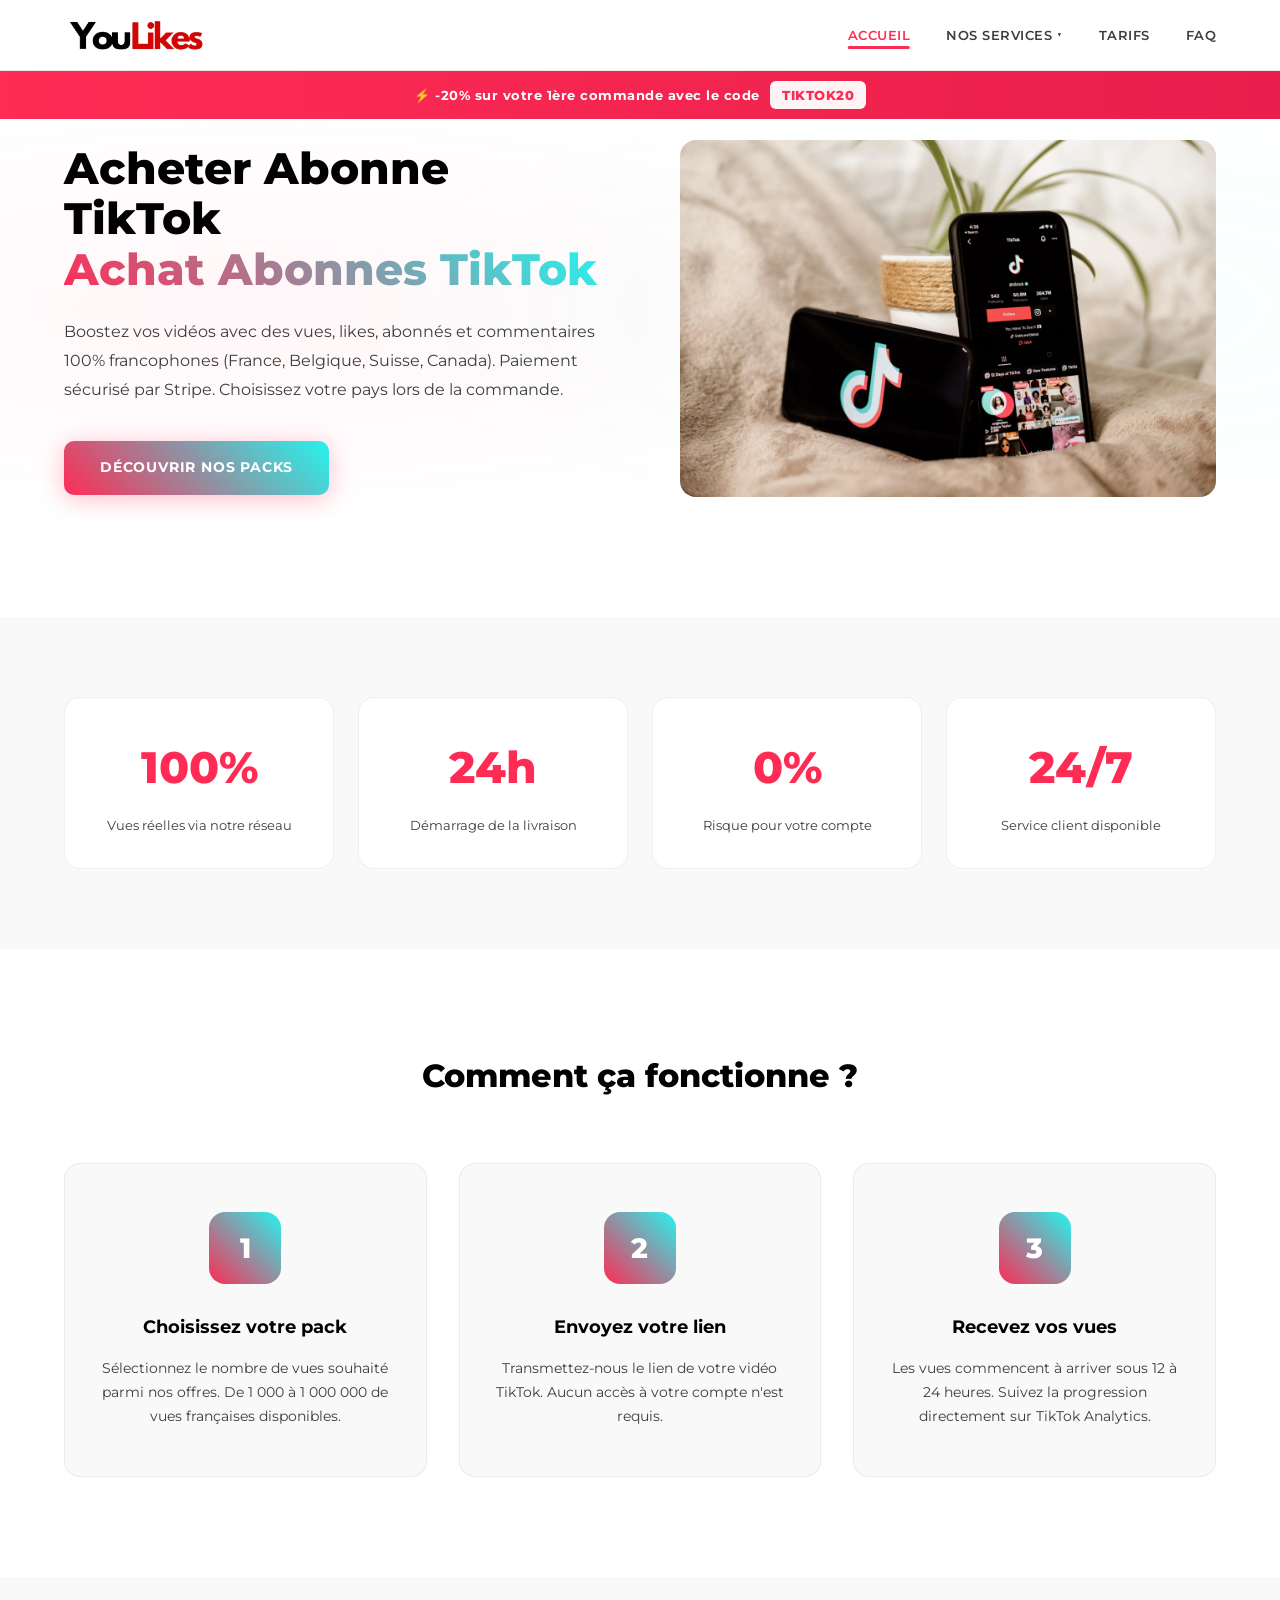
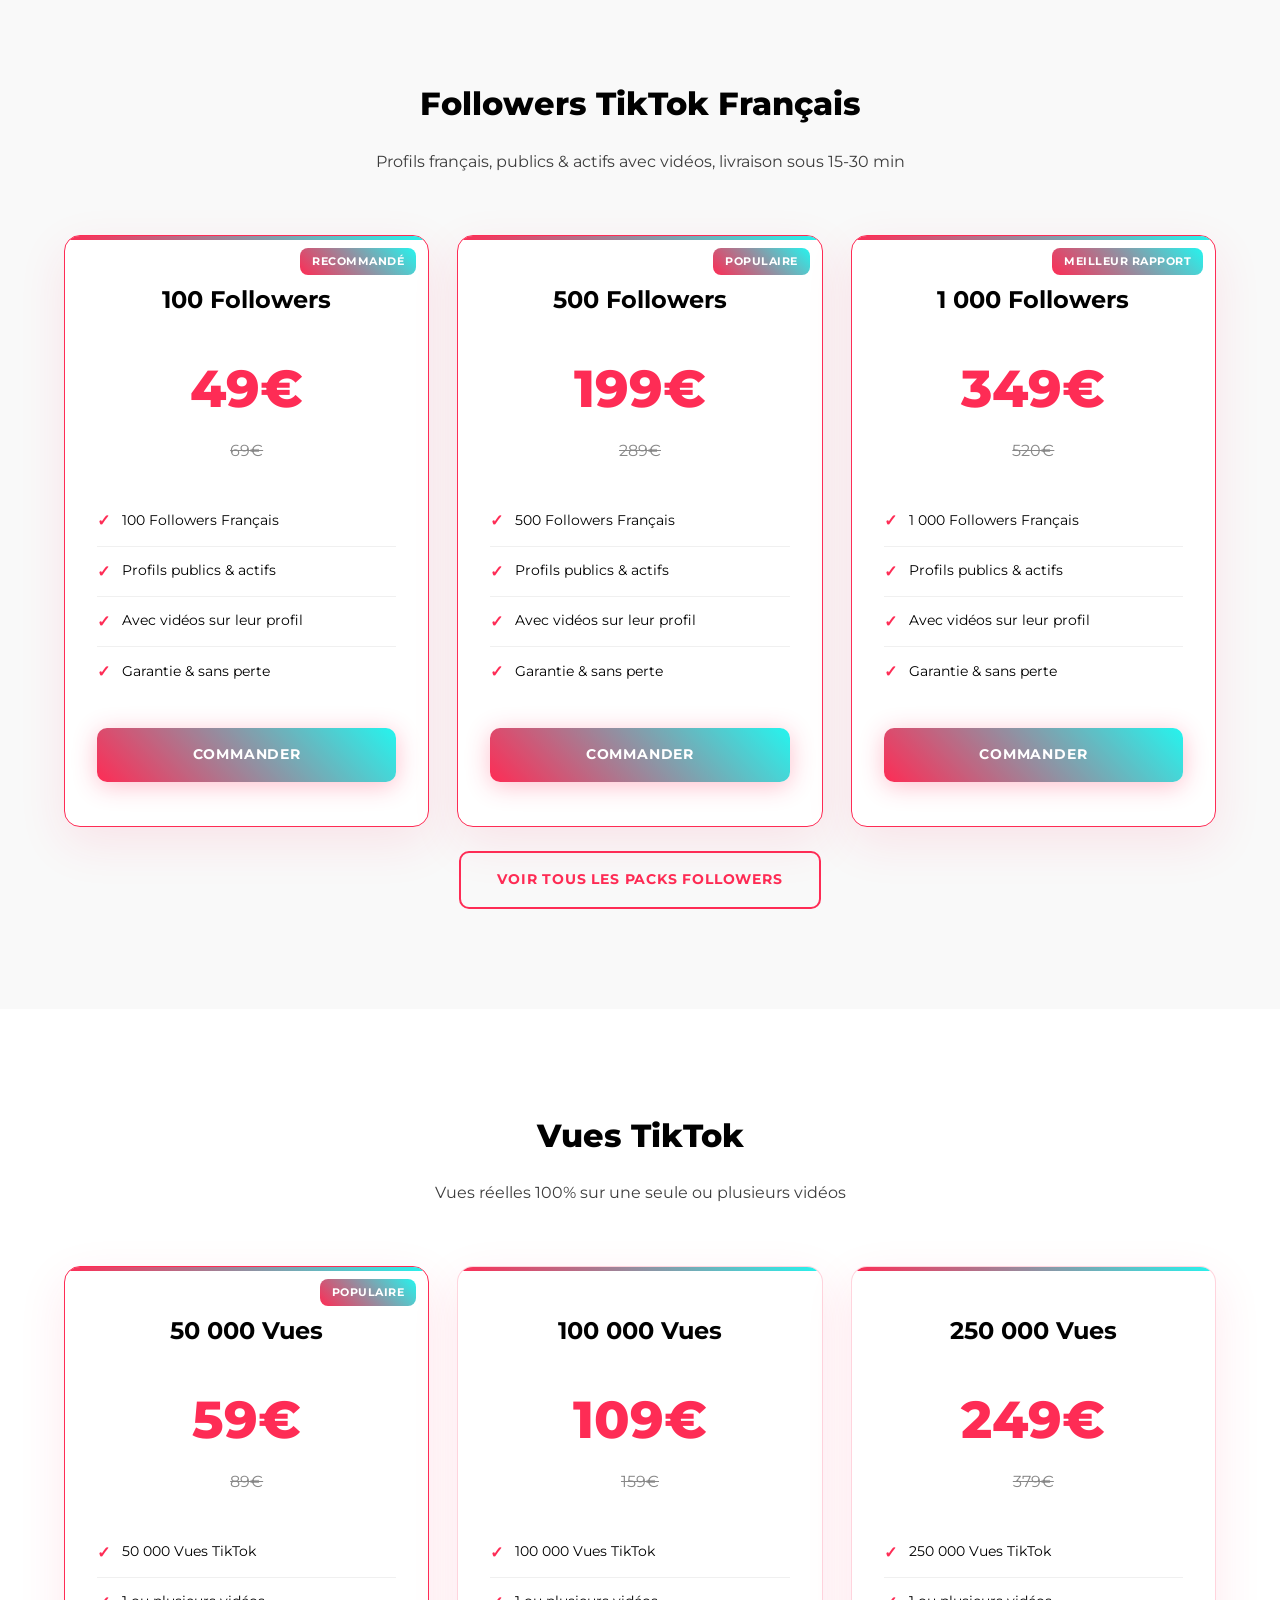
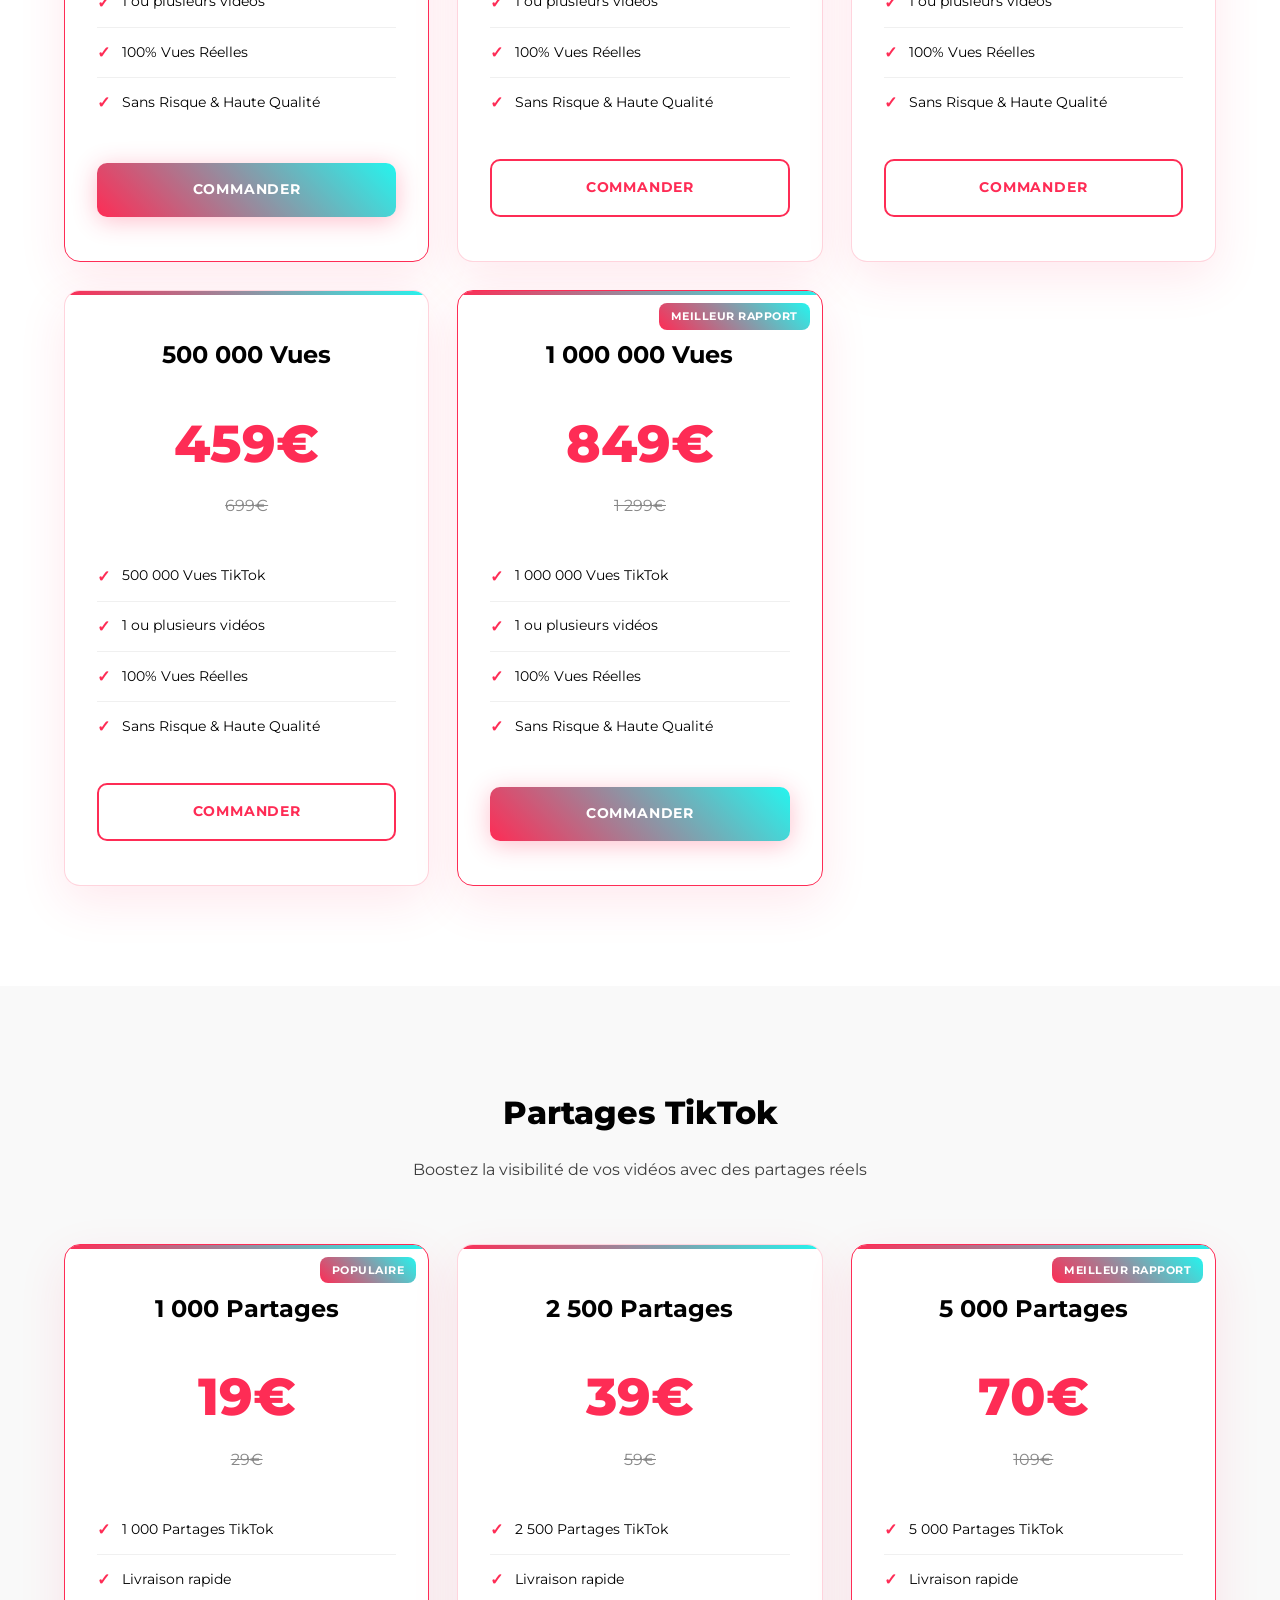
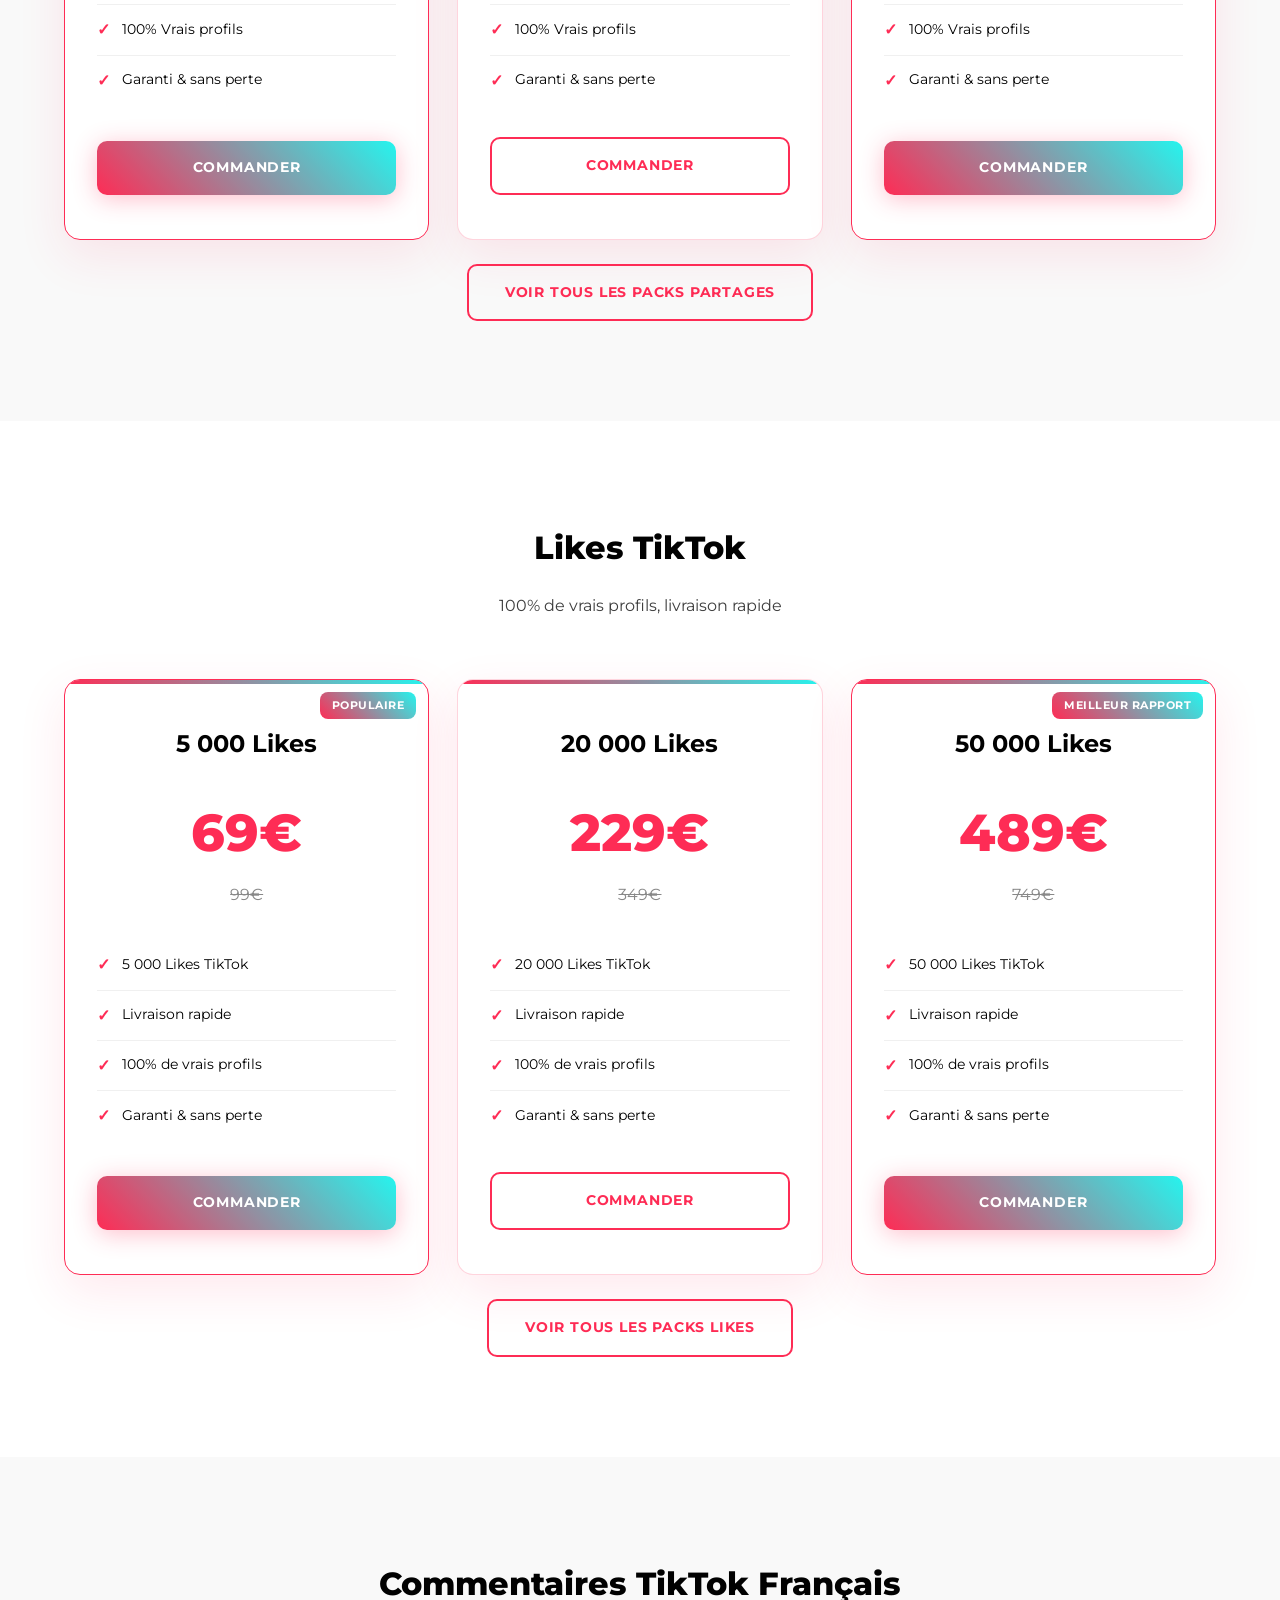
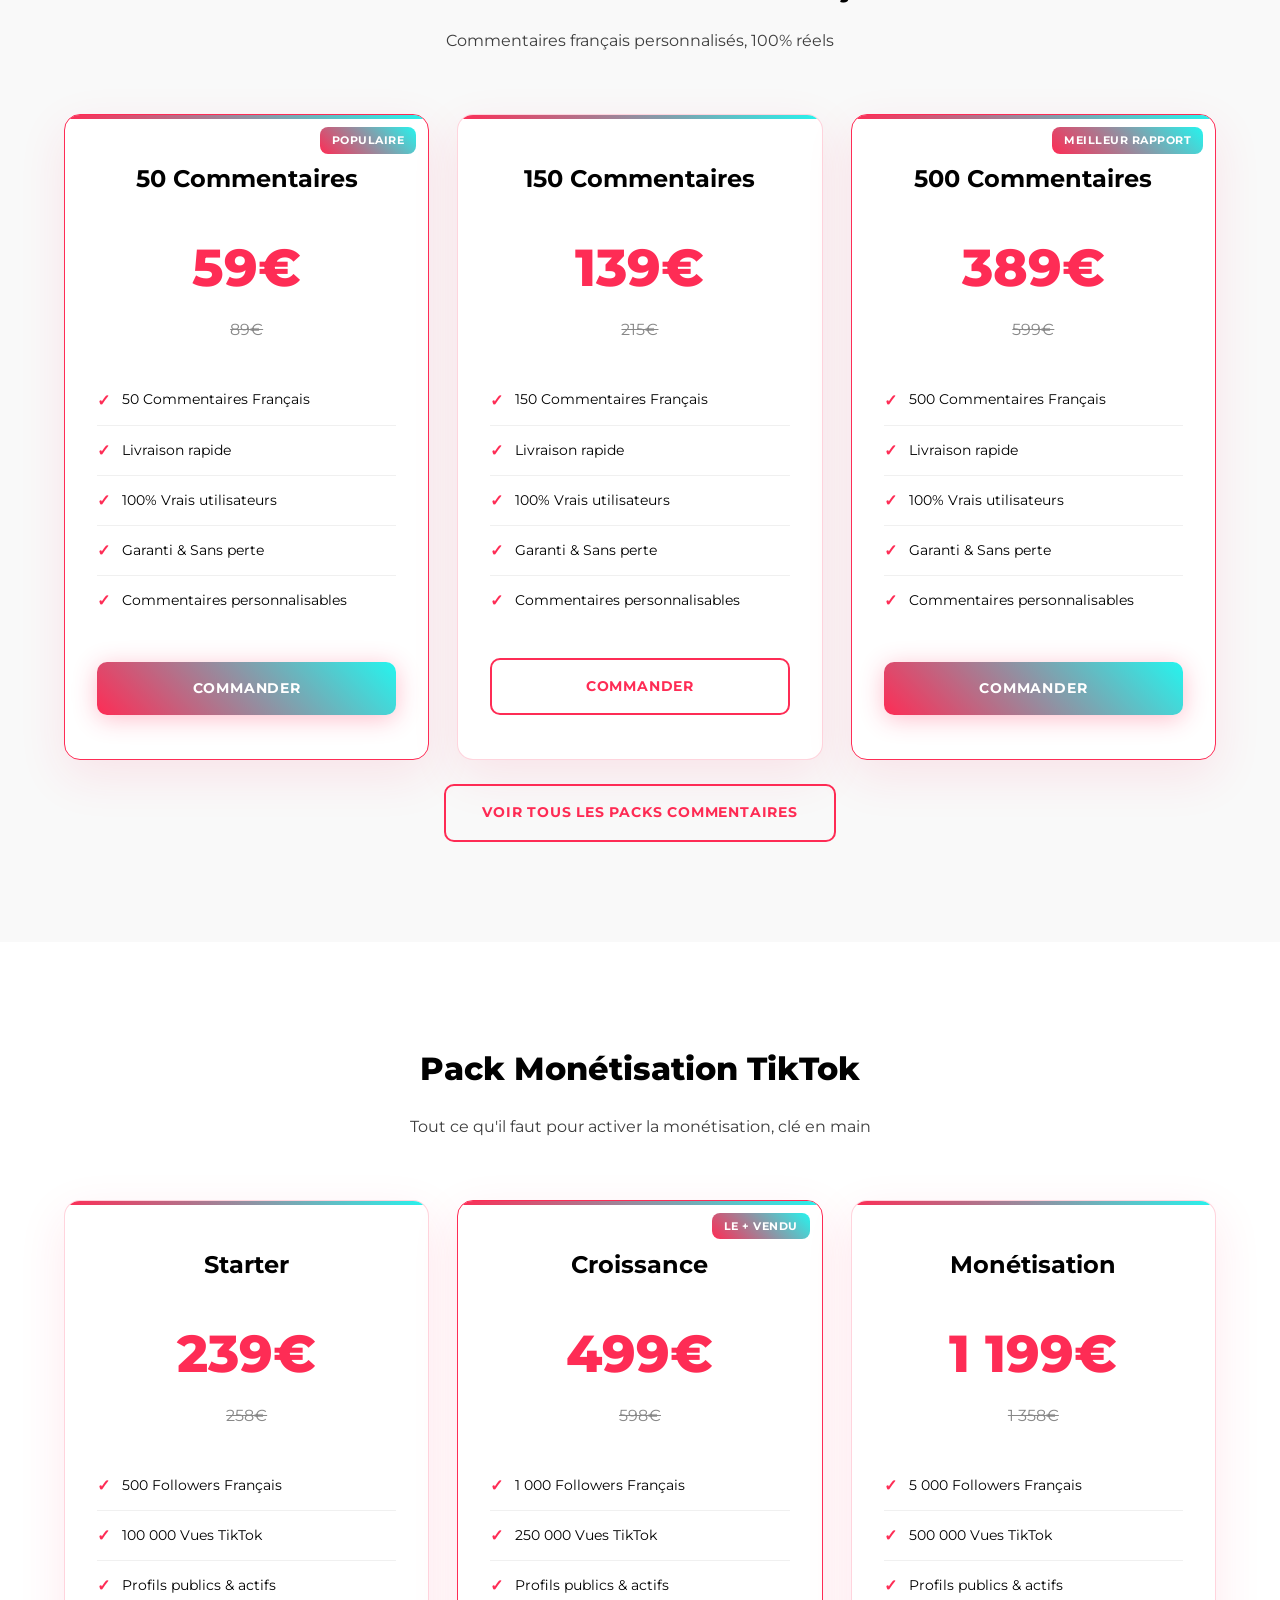
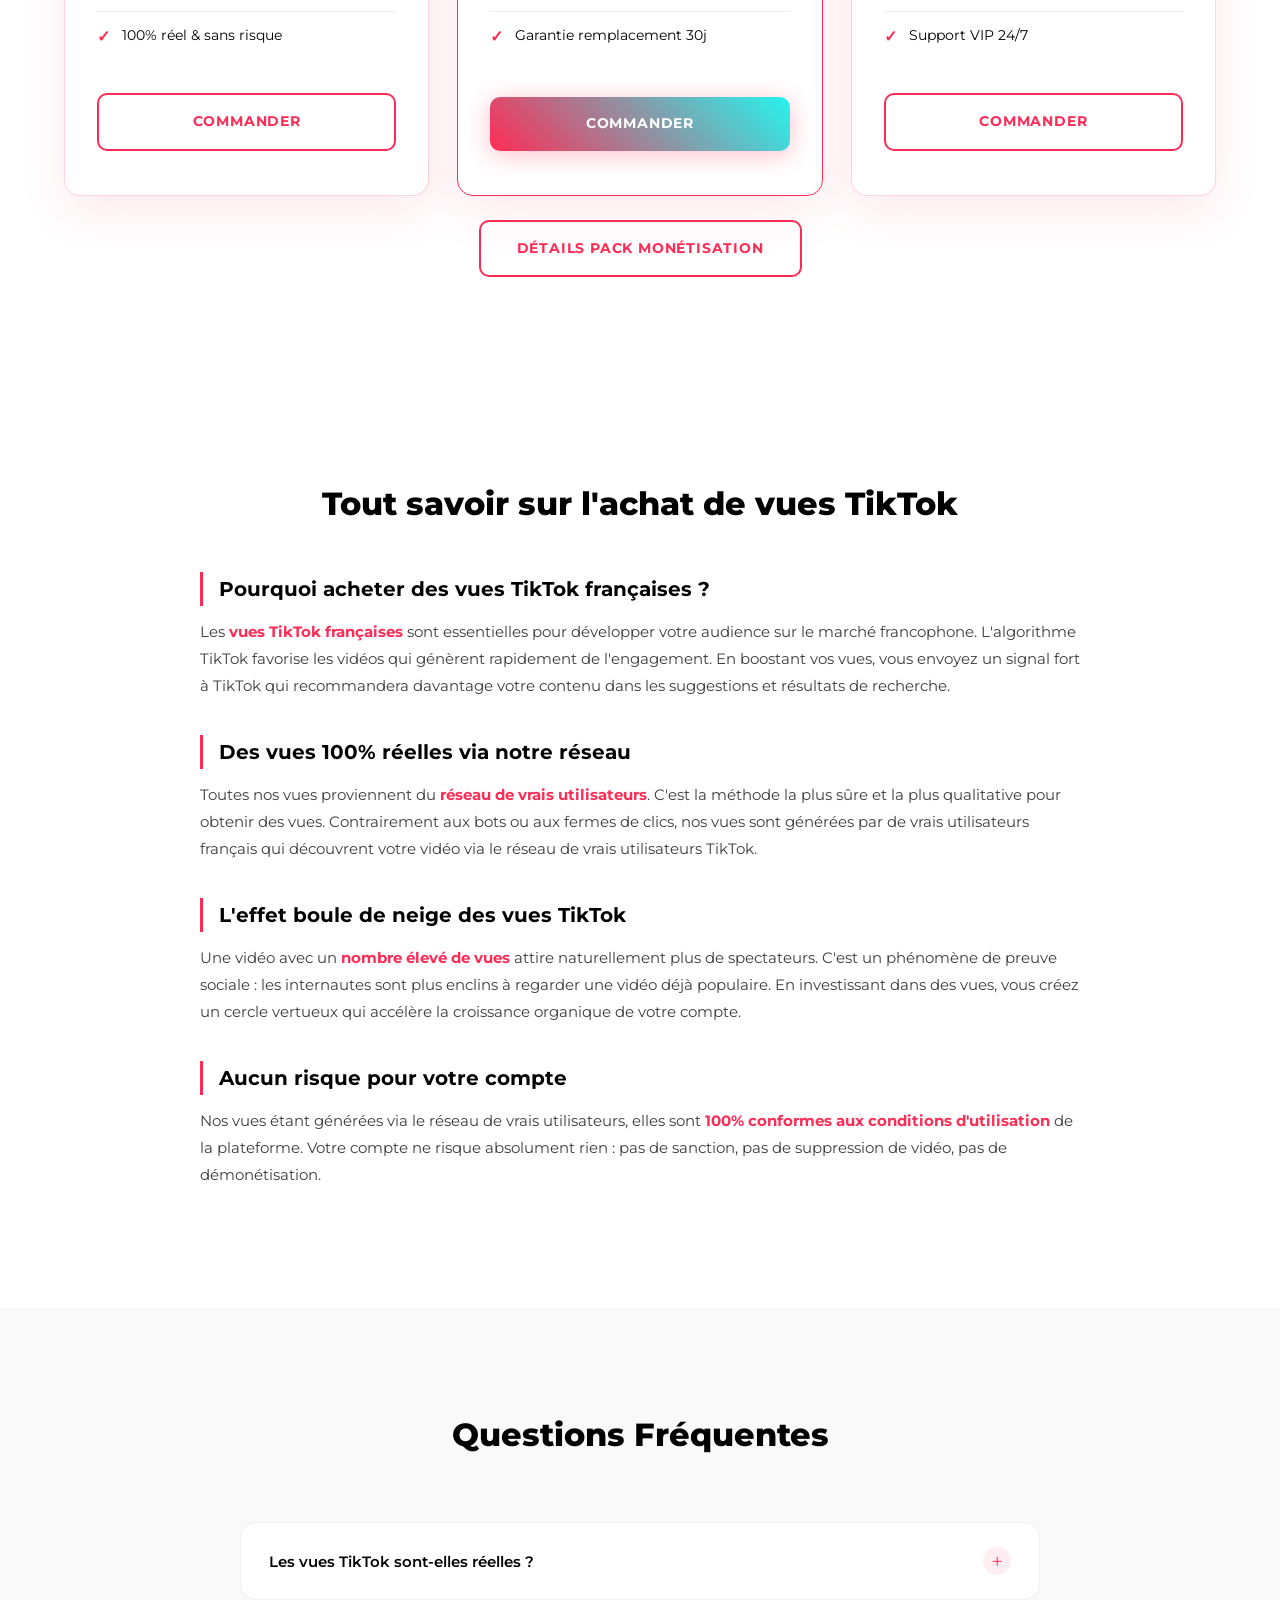
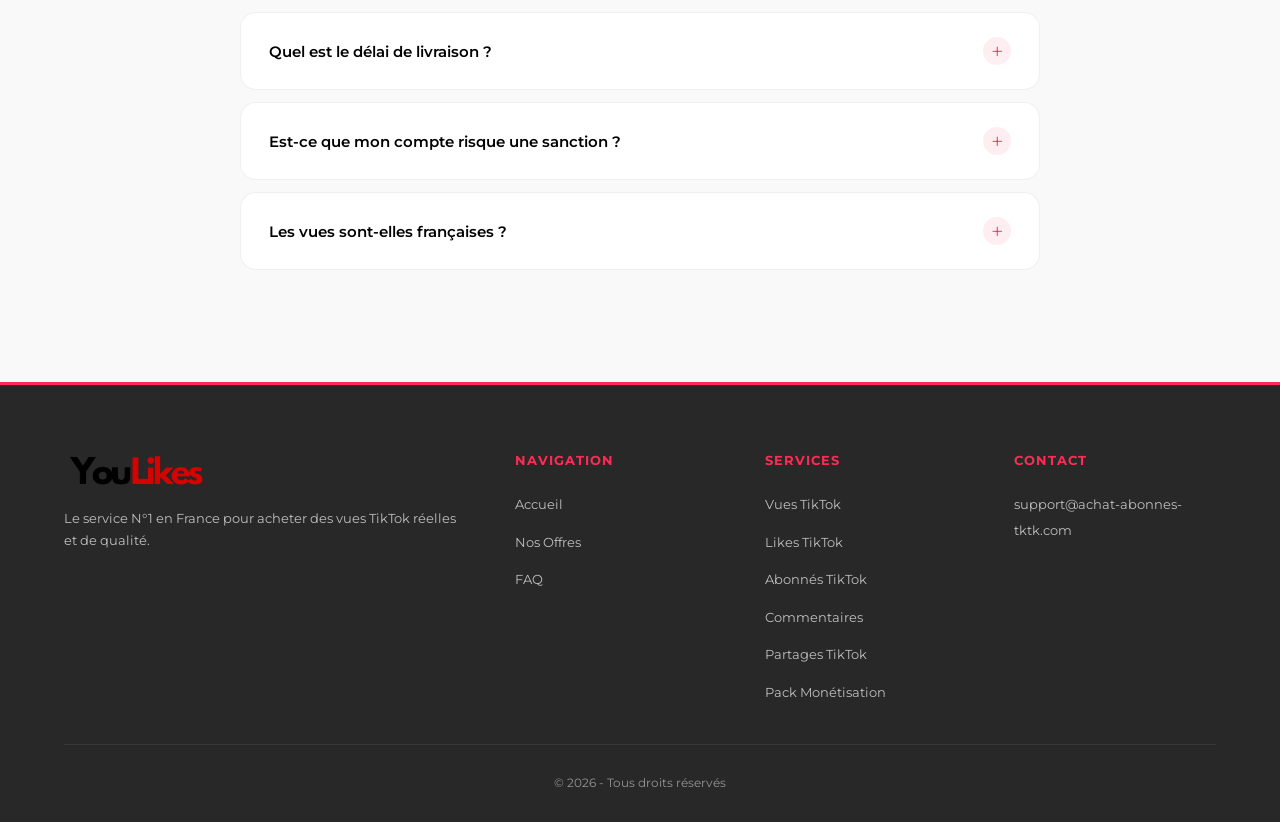
<file: index.html>
<!DOCTYPE html>
<html lang="fr">
<head>
    <meta charset="UTF-8">
    <meta name="viewport" content="width=device-width, initial-scale=1.0">
    <meta name="robots" content="index, follow">
    <title>Acheter Abonne TikTok - Achat Abonnes TikTok</title>
    <meta name="description" content="Achetez des vues TikTok et des followers TikTok français 100% réels. Vues sur une ou plusieurs videos, livraison rapide et sans risque. À partir de 59 euros les 50 000 vues.">
    <link rel="canonical" href="https://achat-abonnes-tktk.com/"/>
    <link rel="alternate" hreflang="fr-FR" href="https://achat-abonnes-tktk.com/"/>
    <link rel="alternate" hreflang="x-default" href="https://achat-abonnes-tktk.com/"/>
    <meta property="og:type" content="website">
    <meta property="og:url" content="https://achat-abonnes-tktk.com/">
    <meta property="og:title" content="Acheter des Vues TikTok">
    <meta property="og:description" content="Achetez des vues TikTok et followers français 100% réels. Vues sur une ou plusieurs videos. À partir de 59 euros les 50 000 vues.">
    <meta property="og:image" content="https://achat-abonnes-tktk.com/logo.png">
    <meta name="twitter:card" content="summary_large_image">
    <meta name="twitter:title" content="Acheter Vue TikTok Pas Cher">
    <meta name="twitter:description" content="Achetez des vues TikTok françaises 100% réelles. Vues Ads haute qualité, livraison rapide et sans risque.">
    <meta name="twitter:image" content="https://achat-abonnes-tktk.com/logo.png">
    <link rel="preconnect" href="https://fonts.googleapis.com">
    <link rel="preconnect" href="https://fonts.gstatic.com" crossorigin>
    <link href="https://fonts.googleapis.com/css2?family=Montserrat:wght@400;500;600;700;800&display=swap" rel="stylesheet">
    <link rel="stylesheet" href="styles.css">
    <link rel="icon" type="image/x-icon" href="/favicon.ico">
    <link rel="apple-touch-icon" sizes="96x96" href="/logo/apple-icon-96x96.png">
    <link rel="icon" type="image/png" sizes="96x96" href="/logo/android-icon-96x96.png">
    <link rel="icon" type="image/png" sizes="32x32" href="/logo/android-icon-32x32.png">
    <meta name="msapplication-TileImage" content="/logo/ms-icon-96x96.png">
    <script type="application/ld+json">
    {
        "@context": "https://schema.org",
        "@graph": [
            {
                "@type": "FAQPage",
                "mainEntity": [
                    {
                        "@type": "Question",
                        "name": "Comment faire un achat de vue TikTok ?",
                        "acceptedAnswer": {
                            "@type": "Answer",
                            "text": "Pour un achat vue tiktok, il suffit de choisir votre pack, envoyer le lien de votre video et recevoir vos vues sous 12 a 24h. Toutes nos vues sont réelles via notre réseau."
                        }
                    },
                    {
                        "@type": "Question",
                        "name": "Ou acheter des vues TikTok de qualité ?",
                        "acceptedAnswer": {
                            "@type": "Answer",
                            "text": "Pour acheter des vues tiktok, notre site est le meilleur site pour acheter des vues tiktok en France. Nous proposons un achat vues tiktok 100% réelles via notre réseau de comptes réels."
                        }
                    },
                    {
                        "@type": "Question",
                        "name": "Peut-on acheter vue TikTok pas cher ?",
                        "acceptedAnswer": {
                            "@type": "Answer",
                            "text": "Oui, vous pouvez acheter des vues tiktok a partir de 59 euros les 50 000 vues. Le prix varie selon le volume commande. Consultez notre grille tarifaire pour trouver l'offre adaptée a votre budget."
                        }
                    },
                    {
                        "@type": "Question",
                        "name": "Comment acheter des followers TikTok français ?",
                        "acceptedAnswer": {
                            "@type": "Answer",
                            "text": "Pour acheter des followers tiktok français, choisissez parmi nos packs. L'achat démarre a 49 euros pour 100 followers français réels, actifs avec des videos et profils publics. Livraison sous 15 a 30 minutes."
                        }
                    },
                    {
                        "@type": "Question",
                        "name": "Comment acheter des likes TikTok ?",
                        "acceptedAnswer": {
                            "@type": "Answer",
                            "text": "Pour acheter des likes tiktok, sélectionnez le pack souhaité parmi nos offres. Tous nos likes proviennent de vrais profils et sont livres progressivement pour un resultat naturel."
                        }
                    },
                    {
                        "@type": "Question",
                        "name": "Peut-on acheter des followers TikTok ?",
                        "acceptedAnswer": {
                            "@type": "Answer",
                            "text": "Oui, acheter followers tiktok est possible via nos packs abonnes. Nos followers sont 100% réels, garantis sans perte, et livres de maniere progressive."
                        }
                    },
                    {
                        "@type": "Question",
                        "name": "Peut-on acheter des partages TikTok ?",
                        "acceptedAnswer": {
                            "@type": "Answer",
                            "text": "Oui, nos packs de partages TikTok démarrent a 19 euros pour 1000 partages. Les partages boostent la visibilite de vos videos sur la page Pour Toi."
                        }
                    },
                    {
                        "@type": "Question",
                        "name": "Comment monétiser son compte TikTok ?",
                        "acceptedAnswer": {
                            "@type": "Answer",
                            "text": "Pour la monétisation TikTok, il faut 10 000 followers et 100 000 vues sur les 30 derniers jours. Nos packs monétisation combinent followers et vues a partir de 239 euros."
                        }
                    }
                ]
            },
            {
                "0": {
                    "@context": "https://schema.org",
                    "@type": "Product",
                    "name": "Acheter Vues TikTok",
                    "description": "Achat vues tiktok 100% réelles. Acheter vues tiktok a partir de 59 euros les 50 000 vues. Vues sur une seule ou plusieurs videos. Acheter des vues tiktok de qualité en France. Vue tiktok prix imbattable. Livraison rapide.",
                    "brand": {
                        "@type": "Brand",
                        "name": "TkTkBoost"
                    },
                    "image": "https://achat-abonnes-tktk.com/logo.png",
                    "offers": {
                        "@type": "AggregateOffer",
                        "priceCurrency": "EUR",
                        "lowPrice": "59",
                        "highPrice": "849",
                        "offerCount": "5",
                        "availability": "https://schema.org/InStock"
                    }
                },
                "1": {
                    "@context": "https://schema.org",
                    "@type": "Product",
                    "name": "Acheter Likes TikTok",
                    "description": "Acheter des likes tiktok 100% réels. Acheter likes tiktok a partir de 69 euros les 5000 likes. Achat like tiktok sécurisé. Livraison rapide et sans risque, garantie sans perte.",
                    "brand": {
                        "@type": "Brand",
                        "name": "TkTkBoost"
                    },
                    "image": "https://achat-abonnes-tktk.com/logo.png",
                    "offers": {
                        "@type": "AggregateOffer",
                        "priceCurrency": "EUR",
                        "lowPrice": "69",
                        "highPrice": "489",
                        "offerCount": "6",
                        "availability": "https://schema.org/InStock"
                    }
                },
                "2": {
                    "@context": "https://schema.org",
                    "@type": "Product",
                    "name": "Acheter Followers TikTok Francais",
                    "description": "Acheter followers tiktok français réels et actifs avec videos. Achat abonnes tiktok a partir de 49 euros les 100 followers. Profils publics et actifs. Livraison sous 15-30 minutes. Meilleur site pour acheter des abonnes tiktok en France.",
                    "brand": {
                        "@type": "Brand",
                        "name": "TkTkBoost"
                    },
                    "image": "https://achat-abonnes-tktk.com/logo.png",
                    "offers": {
                        "@type": "AggregateOffer",
                        "priceCurrency": "EUR",
                        "lowPrice": "49",
                        "highPrice": "349",
                        "offerCount": "6",
                        "availability": "https://schema.org/InStock"
                    }
                },
                "3": {
                    "@context": "https://schema.org",
                    "@type": "Product",
                    "name": "Partages TikTok",
                    "description": "Acheter partages tiktok 100% réels. Boostez la visibilite de vos videos TikTok avec des partages de qualité. À partir de 19 euros les 1000 partages, livraison rapide et sécurisée.",
                    "brand": {
                        "@type": "Brand",
                        "name": "TkTkBoost"
                    },
                    "image": "https://achat-abonnes-tktk.com/logo.png",
                    "offers": {
                        "@type": "AggregateOffer",
                        "priceCurrency": "EUR",
                        "lowPrice": "19",
                        "highPrice": "70",
                        "offerCount": "3",
                        "availability": "https://schema.org/InStock"
                    }
                },
                "4": {
                    "@context": "https://schema.org",
                    "@type": "Product",
                    "name": "Monetisation TikTok",
                    "description": "Monetisation tiktok cle en main. Pack followers français + vues TikTok pour rejoindre le Programme Creativite TikTok. 10 000 followers et 100 000 vues requis. À partir de 239 euros.",
                    "brand": {
                        "@type": "Brand",
                        "name": "TkTkBoost"
                    },
                    "image": "https://achat-abonnes-tktk.com/logo.png",
                    "offers": {
                        "@type": "AggregateOffer",
                        "priceCurrency": "EUR",
                        "lowPrice": "239",
                        "highPrice": "1199",
                        "offerCount": "3",
                        "availability": "https://schema.org/InStock"
                    }
                }
            },
            {
                "@type": "Organization",
                "name": "Achat Abonnes TikTok",
                "url": "https://achat-abonnes-tktk.com",
                "hasOfferCatalog": {
                    "@type": "OfferCatalog",
                    "name": "Nos services",
                    "itemListElement": [
                        {
                            "@type": "Offer",
                            "itemOffered": {
                                "@type": "Service",
                                "name": "acheter commentaires tiktok",
                                "url": "https://achat-abonnes-tktk.com/acheter-commentaire-tiktok.html"
                            }
                        },
                        {
                            "@type": "Offer",
                            "itemOffered": {
                                "@type": "Service",
                                "name": "acheter des partages tiktok",
                                "url": "https://achat-abonnes-tktk.com/acheter-des-partages-tiktok.html"
                            }
                        },
                        {
                            "@type": "Offer",
                            "itemOffered": {
                                "@type": "Service",
                                "name": "acheter followers tiktok",
                                "url": "https://achat-abonnes-tktk.com/acheter-followers-tiktok.html"
                            }
                        },
                        {
                            "@type": "Offer",
                            "itemOffered": {
                                "@type": "Service",
                                "name": "acheter like tiktok",
                                "url": "https://achat-abonnes-tktk.com/acheter-like-tiktok.html"
                            }
                        },
                        {
                            "@type": "Offer",
                            "itemOffered": {
                                "@type": "Service",
                                "name": "acheter vue tiktok",
                                "url": "https://achat-abonnes-tktk.com/acheter-vue-tiktok.html"
                            }
                        },
                        {
                            "@type": "Offer",
                            "itemOffered": {
                                "@type": "Service",
                                "name": "monetiser tiktok",
                                "url": "https://achat-abonnes-tktk.com/monetiser-tiktok.html"
                            }
                        }
                    ]
                }
            },
            {
                "@type": "ItemList",
                "name": "Offres",
                "itemListElement": [
                    {
                        "@type": "ListItem",
                        "position": 1,
                        "item": {
                            "@type": "Product",
                            "image": "https://achat-abonnes-tktk.com/logo.png",
                            "brand": {
                                "@type": "Brand",
                                "name": "Achat Abonnes TikTok"
                            },
                            "name": "100 Followers",
                            "description": "Pack 100 Followers.",
                            "offers": {
                                "@type": "Offer",
                                "availability": "https://schema.org/InStock",
                                "price": "49",
                                "priceCurrency": "EUR"
                            }
                        }
                    },
                    {
                        "@type": "ListItem",
                        "position": 2,
                        "item": {
                            "@type": "Product",
                            "image": "https://achat-abonnes-tktk.com/logo.png",
                            "brand": {
                                "@type": "Brand",
                                "name": "Achat Abonnes TikTok"
                            },
                            "name": "500 Followers",
                            "description": "Pack 500 Followers.",
                            "offers": {
                                "@type": "Offer",
                                "availability": "https://schema.org/InStock",
                                "price": "199",
                                "priceCurrency": "EUR"
                            }
                        }
                    },
                    {
                        "@type": "ListItem",
                        "position": 3,
                        "item": {
                            "@type": "Product",
                            "image": "https://achat-abonnes-tktk.com/logo.png",
                            "brand": {
                                "@type": "Brand",
                                "name": "Achat Abonnes TikTok"
                            },
                            "name": "1 000 Followers",
                            "description": "Pack 1 000 Followers.",
                            "offers": {
                                "@type": "Offer",
                                "availability": "https://schema.org/InStock",
                                "price": "349",
                                "priceCurrency": "EUR"
                            }
                        }
                    },
                    {
                        "@type": "ListItem",
                        "position": 4,
                        "item": {
                            "@type": "Product",
                            "image": "https://achat-abonnes-tktk.com/logo.png",
                            "brand": {
                                "@type": "Brand",
                                "name": "Achat Abonnes TikTok"
                            },
                            "name": "50 000 Vues",
                            "description": "Pack 50 000 Vues.",
                            "offers": {
                                "@type": "Offer",
                                "availability": "https://schema.org/InStock",
                                "price": "59",
                                "priceCurrency": "EUR"
                            }
                        }
                    },
                    {
                        "@type": "ListItem",
                        "position": 5,
                        "item": {
                            "@type": "Product",
                            "image": "https://achat-abonnes-tktk.com/logo.png",
                            "brand": {
                                "@type": "Brand",
                                "name": "Achat Abonnes TikTok"
                            },
                            "name": "100 000 Vues",
                            "description": "Pack 100 000 Vues.",
                            "offers": {
                                "@type": "Offer",
                                "availability": "https://schema.org/InStock",
                                "price": "109",
                                "priceCurrency": "EUR"
                            }
                        }
                    },
                    {
                        "@type": "ListItem",
                        "position": 6,
                        "item": {
                            "@type": "Product",
                            "image": "https://achat-abonnes-tktk.com/logo.png",
                            "brand": {
                                "@type": "Brand",
                                "name": "Achat Abonnes TikTok"
                            },
                            "name": "250 000 Vues",
                            "description": "Pack 250 000 Vues.",
                            "offers": {
                                "@type": "Offer",
                                "availability": "https://schema.org/InStock",
                                "price": "249",
                                "priceCurrency": "EUR"
                            }
                        }
                    },
                    {
                        "@type": "ListItem",
                        "position": 7,
                        "item": {
                            "@type": "Product",
                            "image": "https://achat-abonnes-tktk.com/logo.png",
                            "brand": {
                                "@type": "Brand",
                                "name": "Achat Abonnes TikTok"
                            },
                            "name": "500 000 Vues",
                            "description": "Pack 500 000 Vues.",
                            "offers": {
                                "@type": "Offer",
                                "availability": "https://schema.org/InStock",
                                "price": "459",
                                "priceCurrency": "EUR"
                            }
                        }
                    },
                    {
                        "@type": "ListItem",
                        "position": 8,
                        "item": {
                            "@type": "Product",
                            "image": "https://achat-abonnes-tktk.com/logo.png",
                            "brand": {
                                "@type": "Brand",
                                "name": "Achat Abonnes TikTok"
                            },
                            "name": "1 000 000 Vues",
                            "description": "Pack 1 000 000 Vues.",
                            "offers": {
                                "@type": "Offer",
                                "availability": "https://schema.org/InStock",
                                "price": "849",
                                "priceCurrency": "EUR"
                            }
                        }
                    },
                    {
                        "@type": "ListItem",
                        "position": 9,
                        "item": {
                            "@type": "Product",
                            "image": "https://achat-abonnes-tktk.com/logo.png",
                            "brand": {
                                "@type": "Brand",
                                "name": "Achat Abonnes TikTok"
                            },
                            "name": "1 000 Partages",
                            "description": "Pack 1 000 Partages.",
                            "offers": {
                                "@type": "Offer",
                                "availability": "https://schema.org/InStock",
                                "price": "19",
                                "priceCurrency": "EUR"
                            }
                        }
                    },
                    {
                        "@type": "ListItem",
                        "position": 10,
                        "item": {
                            "@type": "Product",
                            "image": "https://achat-abonnes-tktk.com/logo.png",
                            "brand": {
                                "@type": "Brand",
                                "name": "Achat Abonnes TikTok"
                            },
                            "name": "2 500 Partages",
                            "description": "Pack 2 500 Partages.",
                            "offers": {
                                "@type": "Offer",
                                "availability": "https://schema.org/InStock",
                                "price": "39",
                                "priceCurrency": "EUR"
                            }
                        }
                    },
                    {
                        "@type": "ListItem",
                        "position": 11,
                        "item": {
                            "@type": "Product",
                            "image": "https://achat-abonnes-tktk.com/logo.png",
                            "brand": {
                                "@type": "Brand",
                                "name": "Achat Abonnes TikTok"
                            },
                            "name": "5 000 Partages",
                            "description": "Pack 5 000 Partages.",
                            "offers": {
                                "@type": "Offer",
                                "availability": "https://schema.org/InStock",
                                "price": "70",
                                "priceCurrency": "EUR"
                            }
                        }
                    },
                    {
                        "@type": "ListItem",
                        "position": 12,
                        "item": {
                            "@type": "Product",
                            "image": "https://achat-abonnes-tktk.com/logo.png",
                            "brand": {
                                "@type": "Brand",
                                "name": "Achat Abonnes TikTok"
                            },
                            "name": "5 000 Likes",
                            "description": "Pack 5 000 Likes.",
                            "offers": {
                                "@type": "Offer",
                                "availability": "https://schema.org/InStock",
                                "price": "69",
                                "priceCurrency": "EUR"
                            }
                        }
                    },
                    {
                        "@type": "ListItem",
                        "position": 13,
                        "item": {
                            "@type": "Product",
                            "image": "https://achat-abonnes-tktk.com/logo.png",
                            "brand": {
                                "@type": "Brand",
                                "name": "Achat Abonnes TikTok"
                            },
                            "name": "20 000 Likes",
                            "description": "Pack 20 000 Likes.",
                            "offers": {
                                "@type": "Offer",
                                "availability": "https://schema.org/InStock",
                                "price": "229",
                                "priceCurrency": "EUR"
                            }
                        }
                    },
                    {
                        "@type": "ListItem",
                        "position": 14,
                        "item": {
                            "@type": "Product",
                            "image": "https://achat-abonnes-tktk.com/logo.png",
                            "brand": {
                                "@type": "Brand",
                                "name": "Achat Abonnes TikTok"
                            },
                            "name": "50 000 Likes",
                            "description": "Pack 50 000 Likes.",
                            "offers": {
                                "@type": "Offer",
                                "availability": "https://schema.org/InStock",
                                "price": "489",
                                "priceCurrency": "EUR"
                            }
                        }
                    },
                    {
                        "@type": "ListItem",
                        "position": 15,
                        "item": {
                            "@type": "Product",
                            "image": "https://achat-abonnes-tktk.com/logo.png",
                            "brand": {
                                "@type": "Brand",
                                "name": "Achat Abonnes TikTok"
                            },
                            "name": "50 Commentaires",
                            "description": "Pack 50 Commentaires.",
                            "offers": {
                                "@type": "Offer",
                                "availability": "https://schema.org/InStock",
                                "price": "59",
                                "priceCurrency": "EUR"
                            }
                        }
                    },
                    {
                        "@type": "ListItem",
                        "position": 16,
                        "item": {
                            "@type": "Product",
                            "image": "https://achat-abonnes-tktk.com/logo.png",
                            "brand": {
                                "@type": "Brand",
                                "name": "Achat Abonnes TikTok"
                            },
                            "name": "150 Commentaires",
                            "description": "Pack 150 Commentaires.",
                            "offers": {
                                "@type": "Offer",
                                "availability": "https://schema.org/InStock",
                                "price": "139",
                                "priceCurrency": "EUR"
                            }
                        }
                    },
                    {
                        "@type": "ListItem",
                        "position": 17,
                        "item": {
                            "@type": "Product",
                            "image": "https://achat-abonnes-tktk.com/logo.png",
                            "brand": {
                                "@type": "Brand",
                                "name": "Achat Abonnes TikTok"
                            },
                            "name": "500 Commentaires",
                            "description": "Pack 500 Commentaires.",
                            "offers": {
                                "@type": "Offer",
                                "availability": "https://schema.org/InStock",
                                "price": "389",
                                "priceCurrency": "EUR"
                            }
                        }
                    },
                    {
                        "@type": "ListItem",
                        "position": 18,
                        "item": {
                            "@type": "Product",
                            "image": "https://achat-abonnes-tktk.com/logo.png",
                            "brand": {
                                "@type": "Brand",
                                "name": "Achat Abonnes TikTok"
                            },
                            "name": "Starter",
                            "description": "Pack Starter.",
                            "offers": {
                                "@type": "Offer",
                                "availability": "https://schema.org/InStock",
                                "price": "239",
                                "priceCurrency": "EUR"
                            }
                        }
                    },
                    {
                        "@type": "ListItem",
                        "position": 19,
                        "item": {
                            "@type": "Product",
                            "image": "https://achat-abonnes-tktk.com/logo.png",
                            "brand": {
                                "@type": "Brand",
                                "name": "Achat Abonnes TikTok"
                            },
                            "name": "Croissance",
                            "description": "Pack Croissance.",
                            "offers": {
                                "@type": "Offer",
                                "availability": "https://schema.org/InStock",
                                "price": "499",
                                "priceCurrency": "EUR"
                            }
                        }
                    },
                    {
                        "@type": "ListItem",
                        "position": 20,
                        "item": {
                            "@type": "Product",
                            "image": "https://achat-abonnes-tktk.com/logo.png",
                            "brand": {
                                "@type": "Brand",
                                "name": "Achat Abonnes TikTok"
                            },
                            "name": "Monétisation",
                            "description": "Pack Monétisation.",
                            "offers": {
                                "@type": "Offer",
                                "availability": "https://schema.org/InStock",
                                "price": "1199",
                                "priceCurrency": "EUR"
                            }
                        }
                    }
                ]
            }
        ]
    }
    </script>
</head>
<body>
    <header class="header">
        <div class="container">
            <a href="https://achat-abonnes-tktk.com/" class="logo" title="achat vue tiktok">
                <img src="logo.png" alt="TkTkBoost" title="TkTkBoost" class="logo-img" width="200" height="200">
            </a>
            <nav class="nav">
                <ul class="nav-list">
                    <li><a href="https://achat-abonnes-tktk.com/" class="nav-link active" title="Accueil">Accueil</a></li>
                    <li class="nav-item dropdown">
                        <a href="#" class="nav-link" title="Nos Services">Nos Services <span class="dropdown-arrow">&#9660;</span></a>
                        <div class="dropdown-menu">
                            <a href="https://achat-abonnes-tktk.com/#offres" title="achat vue tiktok">Vues TikTok</a>
                            <a href="https://achat-abonnes-tktk.com/acheter-like-tiktok.html" title="acheter des likes tiktok">Likes TikTok</a>
                            <a href="https://achat-abonnes-tktk.com/acheter-followers-tiktok.html" title="acheter des abonnés tiktok">Abonnés TikTok</a>
                            <a href="https://achat-abonnes-tktk.com/acheter-commentaire-tiktok.html" title="acheter commentaires tiktok">Commentaires</a>
                            <a href="https://achat-abonnes-tktk.com/acheter-des-partages-tiktok.html" title="partages TikTok">Partages TikTok</a>
                            <a href="https://achat-abonnes-tktk.com/monetiser-tiktok.html" title="monétisation tiktok">Pack Monétisation</a>
                        </div>
                    </li>
                    <li><a href="#offres" class="nav-link" title="Tarifs">Tarifs</a></li>
                    <li><a href="#faq" class="nav-link" title="FAQ">FAQ</a></li>
                </ul>
            </nav>
            <button class="menu-toggle" aria-label="Menu">
                <span></span>
                <span></span>
                <span></span>
            </button>
        </div>
    </header>
    <div class="promo-bar">&#x26A1; -20% sur votre 1ère commande avec le code <span class="promo-code">TIKTOK20</span></div>

    <section id="accueil" class="hero">
        <div class="container">
            <div class="hero-content">
                <h1>Acheter Abonne TikTok<br><span class="highlight">Achat Abonnes TikTok</span></h1>
                <p class="hero-subtitle">Boostez vos vidéos avec des vues, likes, abonnés et commentaires 100% francophones (France, Belgique, Suisse, Canada). Paiement sécurisé par Stripe. Choisissez votre pays lors de la commande.</p>
                <a href="#offres" class="btn btn-primary" title="acheter vue tiktok pas cher">Découvrir nos Packs</a>
            </div>
            <div class="hero-image">
                <img src="hero.webp" alt="tiktok acheter des vues" title="vue tiktok prix" class="hero-img" loading="eager" width="1400" height="787">
            </div>
        </div>
    </section>

    <section class="stats">
        <div class="container">
            <div class="stat-card">
                <div class="stat-number" data-target="0" data-static="100%">100%</div>
                <p>Vues réelles via notre réseau</p>
            </div>
            <div class="stat-card">
                <div class="stat-number" data-target="0" data-static="24h">24h</div>
                <p>Démarrage de la livraison</p>
            </div>
            <div class="stat-card">
                <div class="stat-number" data-target="0" data-static="0%">0%</div>
                <p>Risque pour votre compte</p>
            </div>
            <div class="stat-card">
                <div class="stat-number" data-target="0" data-static="24/7">24/7</div>
                <p>Service client disponible</p>
            </div>
        </div>
    </section>

    <section class="how-it-works">
        <div class="container">
            <h2 class="section-title">Comment ça fonctionne ?</h2>
            <div class="steps">
                <div class="step">
                    <div class="step-icon">
                        <span>1</span>
                    </div>
                    <h3>Choisissez votre pack</h3>
                    <p>Sélectionnez le nombre de vues souhaité parmi nos offres. De 1 000 à 1 000 000 de vues françaises disponibles.</p>
                </div>
                <div class="step">
                    <div class="step-icon">
                        <span>2</span>
                    </div>
                    <h3>Envoyez votre lien</h3>
                    <p>Transmettez-nous le lien de votre vidéo TikTok. Aucun accès à votre compte n'est requis.</p>
                </div>
                <div class="step">
                    <div class="step-icon">
                        <span>3</span>
                    </div>
                    <h3>Recevez vos vues</h3>
                    <p>Les vues commencent à arriver sous 12 à 24 heures. Suivez la progression directement sur TikTok Analytics.</p>
                </div>
            </div>
        </div>
    </section>

    <section id="offres" class="pricing">
        <div class="container">
            <h2 class="section-title">Followers TikTok Français</h2>
            <p class="section-subtitle">Profils français, publics & actifs avec vidéos, livraison sous 15-30 min</p>
            <div class="pricing-cards" style="grid-template-columns: repeat(3, 1fr);">
                <div class="pricing-card featured">
                    <div class="pricing-badge">Recommandé</div>
                    <div class="pricing-header"><h3>100 Followers</h3></div>
                    <div class="pricing-price"><span class="price">49€</span><span class="old-price">69€</span></div>
                    <ul class="pricing-features">
                        <li><span class="check">&#10003;</span> 100 Followers Français</li>
                        <li><span class="check">&#10003;</span> Profils publics & actifs</li>
                        <li><span class="check">&#10003;</span> Avec vidéos sur leur profil</li>
                        <li><span class="check">&#10003;</span> Garantie & sans perte</li>
                    </ul>
                    <a href="https://buy.stripe.com/7sY3cv9lw4Gv3uu8206Na1C" class="btn btn-primary" title="Commander 100 followers TikTok" rel="noopener" target="_blank">Commander</a>
                </div>
                <div class="pricing-card featured">
                    <div class="pricing-badge">Populaire</div>
                    <div class="pricing-header"><h3>500 Followers</h3></div>
                    <div class="pricing-price"><span class="price">199€</span><span class="old-price">289€</span></div>
                    <ul class="pricing-features">
                        <li><span class="check">&#10003;</span> 500 Followers Français</li>
                        <li><span class="check">&#10003;</span> Profils publics & actifs</li>
                        <li><span class="check">&#10003;</span> Avec vidéos sur leur profil</li>
                        <li><span class="check">&#10003;</span> Garantie & sans perte</li>
                    </ul>
                    <a href="https://buy.stripe.com/fZu6oH7do2ynd54dmk6Na1y" class="btn btn-primary" title="Commander 500 followers TikTok" rel="noopener" target="_blank">Commander</a>
                </div>
                <div class="pricing-card featured">
                    <div class="pricing-badge">Meilleur rapport</div>
                    <div class="pricing-header"><h3>1 000 Followers</h3></div>
                    <div class="pricing-price"><span class="price">349€</span><span class="old-price">520€</span></div>
                    <ul class="pricing-features">
                        <li><span class="check">&#10003;</span> 1 000 Followers Français</li>
                        <li><span class="check">&#10003;</span> Profils publics & actifs</li>
                        <li><span class="check">&#10003;</span> Avec vidéos sur leur profil</li>
                        <li><span class="check">&#10003;</span> Garantie & sans perte</li>
                    </ul>
                    <a href="https://buy.stripe.com/00weVd41c6OD2qqdmk6Na1B" class="btn btn-primary" title="Commander 1000 followers TikTok" rel="noopener" target="_blank">Commander</a>
                </div>
            </div>
            <div style="text-align:center;margin-top:24px;"><a href="https://achat-abonnes-tktk.com/acheter-followers-tiktok.html" class="btn btn-outline" title="acheter abonnes tiktok">Voir tous les packs Followers</a></div>
        </div>
    </section>

    <section id="vues" class="pricing" style="background:#ffffff;">
        <div class="container">
            <h2 class="section-title">Vues TikTok</h2>
            <p class="section-subtitle">Vues réelles 100% sur une seule ou plusieurs vidéos</p>
            <div class="pricing-cards" style="grid-template-columns: repeat(3, 1fr);">
                <div class="pricing-card featured">
                    <div class="pricing-badge">Populaire</div>
                    <div class="pricing-header"><h3>50 000 Vues</h3></div>
                    <div class="pricing-price"><span class="price">59€</span><span class="old-price">89€</span></div>
                    <ul class="pricing-features">
                        <li><span class="check">&#10003;</span> 50 000 Vues TikTok</li>
                        <li><span class="check">&#10003;</span> 1 ou plusieurs vidéos</li>
                        <li><span class="check">&#10003;</span> 100% Vues Réelles</li>
                        <li><span class="check">&#10003;</span> Sans Risque & Haute Qualité</li>
                    </ul>
                    <a href="https://buy.stripe.com/28E28r8hs3CraWW9646Na1w" class="btn btn-primary" title="Commander 50000 vues TikTok" rel="noopener" target="_blank">Commander</a>
                </div>
                <div class="pricing-card">
                    <div class="pricing-header"><h3>100 000 Vues</h3></div>
                    <div class="pricing-price"><span class="price">109€</span><span class="old-price">159€</span></div>
                    <ul class="pricing-features">
                        <li><span class="check">&#10003;</span> 100 000 Vues TikTok</li>
                        <li><span class="check">&#10003;</span> 1 ou plusieurs vidéos</li>
                        <li><span class="check">&#10003;</span> 100% Vues Réelles</li>
                        <li><span class="check">&#10003;</span> Sans Risque & Haute Qualité</li>
                    </ul>
                    <a href="https://buy.stripe.com/fZu9AT1T4a0Pghgbec6Na1v" class="btn btn-outline" title="Commander 100000 vues TikTok" rel="noopener" target="_blank">Commander</a>
                </div>
                <div class="pricing-card">
                    <div class="pricing-header"><h3>250 000 Vues</h3></div>
                    <div class="pricing-price"><span class="price">249€</span><span class="old-price">379€</span></div>
                    <ul class="pricing-features">
                        <li><span class="check">&#10003;</span> 250 000 Vues TikTok</li>
                        <li><span class="check">&#10003;</span> 1 ou plusieurs vidéos</li>
                        <li><span class="check">&#10003;</span> 100% Vues Réelles</li>
                        <li><span class="check">&#10003;</span> Sans Risque & Haute Qualité</li>
                    </ul>
                    <a href="https://buy.stripe.com/eVqaEX2X8b4Tc102HG6Na1u" class="btn btn-outline" title="Commander 250000 vues TikTok" rel="noopener" target="_blank">Commander</a>
                </div>
                <div class="pricing-card">
                    <div class="pricing-header"><h3>500 000 Vues</h3></div>
                    <div class="pricing-price"><span class="price">459€</span><span class="old-price">699€</span></div>
                    <ul class="pricing-features">
                        <li><span class="check">&#10003;</span> 500 000 Vues TikTok</li>
                        <li><span class="check">&#10003;</span> 1 ou plusieurs vidéos</li>
                        <li><span class="check">&#10003;</span> 100% Vues Réelles</li>
                        <li><span class="check">&#10003;</span> Sans Risque & Haute Qualité</li>
                    </ul>
                    <a href="https://buy.stripe.com/aFadR9gNY7SHaWWaa86Na1t" class="btn btn-outline" title="Commander 500000 vues TikTok" rel="noopener" target="_blank">Commander</a>
                </div>
                <div class="pricing-card featured">
                    <div class="pricing-badge">Meilleur rapport</div>
                    <div class="pricing-header"><h3>1 000 000 Vues</h3></div>
                    <div class="pricing-price"><span class="price">849€</span><span class="old-price">1 299€</span></div>
                    <ul class="pricing-features">
                        <li><span class="check">&#10003;</span> 1 000 000 Vues TikTok</li>
                        <li><span class="check">&#10003;</span> 1 ou plusieurs vidéos</li>
                        <li><span class="check">&#10003;</span> 100% Vues Réelles</li>
                        <li><span class="check">&#10003;</span> Sans Risque & Haute Qualité</li>
                    </ul>
                    <a href="https://buy.stripe.com/cNi4gzbtE4GvaWWcig6Na1s" class="btn btn-primary" title="Commander 1000000 vues TikTok" rel="noopener" target="_blank">Commander</a>
                </div>
            </div>
        </div>
    </section>

    <section id="partages" class="pricing">
        <div class="container">
            <h2 class="section-title">Partages TikTok</h2>
            <p class="section-subtitle">Boostez la visibilité de vos vidéos avec des partages réels</p>
            <div class="pricing-cards" style="grid-template-columns: repeat(3, 1fr);">
                <div class="pricing-card featured">
                    <div class="pricing-badge">Populaire</div>
                    <div class="pricing-header"><h3>1 000 Partages</h3></div>
                    <div class="pricing-price"><span class="price">19€</span><span class="old-price">29€</span></div>
                    <ul class="pricing-features">
                        <li><span class="check">&#10003;</span> 1 000 Partages TikTok</li>
                        <li><span class="check">&#10003;</span> Livraison rapide</li>
                        <li><span class="check">&#10003;</span> 100% Vrais profils</li>
                        <li><span class="check">&#10003;</span> Garanti & sans perte</li>
                    </ul>
                    <a href="https://buy.stripe.com/aFa5kDgNY5Kz7KK1DC6Na1l" class="btn btn-primary" title="Commander 1000 partages TikTok" rel="noopener" target="_blank">Commander</a>
                </div>
                <div class="pricing-card">
                    <div class="pricing-header"><h3>2 500 Partages</h3></div>
                    <div class="pricing-price"><span class="price">39€</span><span class="old-price">59€</span></div>
                    <ul class="pricing-features">
                        <li><span class="check">&#10003;</span> 2 500 Partages TikTok</li>
                        <li><span class="check">&#10003;</span> Livraison rapide</li>
                        <li><span class="check">&#10003;</span> 100% Vrais profils</li>
                        <li><span class="check">&#10003;</span> Garanti & sans perte</li>
                    </ul>
                    <a href="https://buy.stripe.com/eVqcN5apAfl9c10eqo6Na1k" class="btn btn-outline" title="Commander 2500 partages TikTok" rel="noopener" target="_blank">Commander</a>
                </div>
                <div class="pricing-card featured">
                    <div class="pricing-badge">Meilleur rapport</div>
                    <div class="pricing-header"><h3>5 000 Partages</h3></div>
                    <div class="pricing-price"><span class="price">70€</span><span class="old-price">109€</span></div>
                    <ul class="pricing-features">
                        <li><span class="check">&#10003;</span> 5 000 Partages TikTok</li>
                        <li><span class="check">&#10003;</span> Livraison rapide</li>
                        <li><span class="check">&#10003;</span> 100% Vrais profils</li>
                        <li><span class="check">&#10003;</span> Garanti & sans perte</li>
                    </ul>
                    <a href="https://buy.stripe.com/fZu14ncxI6ODc10bec6Na1j" class="btn btn-primary" title="Commander 5000 partages TikTok" rel="noopener" target="_blank">Commander</a>
                </div>
            </div>
            <div style="text-align:center;margin-top:24px;"><a href="https://achat-abonnes-tktk.com/acheter-des-partages-tiktok.html" class="btn btn-outline" title="acheter partages tiktok">Voir tous les packs Partages</a></div>
        </div>
    </section>

    <section id="likes" class="pricing" style="background:#ffffff;">
        <div class="container">
            <h2 class="section-title">Likes TikTok</h2>
            <p class="section-subtitle">100% de vrais profils, livraison rapide</p>
            <div class="pricing-cards" style="grid-template-columns: repeat(3, 1fr);">
                <div class="pricing-card featured">
                    <div class="pricing-badge">Populaire</div>
                    <div class="pricing-header"><h3>5 000 Likes</h3></div>
                    <div class="pricing-price"><span class="price">69€</span><span class="old-price">99€</span></div>
                    <ul class="pricing-features">
                        <li><span class="check">&#10003;</span> 5 000 Likes TikTok</li>
                        <li><span class="check">&#10003;</span> Livraison rapide</li>
                        <li><span class="check">&#10003;</span> 100% de vrais profils</li>
                        <li><span class="check">&#10003;</span> Garanti & sans perte</li>
                    </ul>
                    <a href="https://buy.stripe.com/fZudR9cxI1uj0ii0zy6Na1I" class="btn btn-primary" title="Commander 5000 likes TikTok" rel="noopener" target="_blank">Commander</a>
                </div>
                <div class="pricing-card">
                    <div class="pricing-header"><h3>20 000 Likes</h3></div>
                    <div class="pricing-price"><span class="price">229€</span><span class="old-price">349€</span></div>
                    <ul class="pricing-features">
                        <li><span class="check">&#10003;</span> 20 000 Likes TikTok</li>
                        <li><span class="check">&#10003;</span> Livraison rapide</li>
                        <li><span class="check">&#10003;</span> 100% de vrais profils</li>
                        <li><span class="check">&#10003;</span> Garanti & sans perte</li>
                    </ul>
                    <a href="https://buy.stripe.com/28E28rfJUb4T9SSdmk6Na1F" class="btn btn-outline" title="Commander 20000 likes TikTok" rel="noopener" target="_blank">Commander</a>
                </div>
                <div class="pricing-card featured">
                    <div class="pricing-badge">Meilleur rapport</div>
                    <div class="pricing-header"><h3>50 000 Likes</h3></div>
                    <div class="pricing-price"><span class="price">489€</span><span class="old-price">749€</span></div>
                    <ul class="pricing-features">
                        <li><span class="check">&#10003;</span> 50 000 Likes TikTok</li>
                        <li><span class="check">&#10003;</span> Livraison rapide</li>
                        <li><span class="check">&#10003;</span> 100% de vrais profils</li>
                        <li><span class="check">&#10003;</span> Garanti & sans perte</li>
                    </ul>
                    <a href="https://buy.stripe.com/cNifZhapAdd15CCeqo6Na1D" class="btn btn-primary" title="Commander 50000 likes TikTok" rel="noopener" target="_blank">Commander</a>
                </div>
            </div>
            <div style="text-align:center;margin-top:24px;"><a href="https://achat-abonnes-tktk.com/acheter-like-tiktok.html" class="btn btn-outline" title="acheter des likes tiktok">Voir tous les packs Likes</a></div>
        </div>
    </section>

    <section id="commentaires" class="pricing">
        <div class="container">
            <h2 class="section-title">Commentaires TikTok Français</h2>
            <p class="section-subtitle">Commentaires français personnalisés, 100% réels</p>
            <div class="pricing-cards" style="grid-template-columns: repeat(3, 1fr);">
                <div class="pricing-card featured">
                    <div class="pricing-badge">Populaire</div>
                    <div class="pricing-header"><h3>50 Commentaires</h3></div>
                    <div class="pricing-price"><span class="price">59€</span><span class="old-price">89€</span></div>
                    <ul class="pricing-features">
                        <li><span class="check">&#10003;</span> 50 Commentaires Français</li>
                        <li><span class="check">&#10003;</span> Livraison rapide</li>
                        <li><span class="check">&#10003;</span> 100% Vrais utilisateurs</li>
                        <li><span class="check">&#10003;</span> Garanti & Sans perte</li>
                        <li><span class="check">&#10003;</span> Commentaires personnalisables</li>
                    </ul>
                    <a href="https://buy.stripe.com/dRm9AT55gfl9aWW4PO6Na1r" class="btn btn-primary" title="Commander 50 commentaires TikTok" rel="noopener" target="_blank">Commander</a>
                </div>
                <div class="pricing-card">
                    <div class="pricing-header"><h3>150 Commentaires</h3></div>
                    <div class="pricing-price"><span class="price">139€</span><span class="old-price">215€</span></div>
                    <ul class="pricing-features">
                        <li><span class="check">&#10003;</span> 150 Commentaires Français</li>
                        <li><span class="check">&#10003;</span> Livraison rapide</li>
                        <li><span class="check">&#10003;</span> 100% Vrais utilisateurs</li>
                        <li><span class="check">&#10003;</span> Garanti & Sans perte</li>
                        <li><span class="check">&#10003;</span> Commentaires personnalisables</li>
                    </ul>
                    <a href="https://buy.stripe.com/cNi7sL8hs3Cr1mmcig6Na1o" class="btn btn-outline" title="Commander 150 commentaires TikTok" rel="noopener" target="_blank">Commander</a>
                </div>
                <div class="pricing-card featured">
                    <div class="pricing-badge">Meilleur rapport</div>
                    <div class="pricing-header"><h3>500 Commentaires</h3></div>
                    <div class="pricing-price"><span class="price">389€</span><span class="old-price">599€</span></div>
                    <ul class="pricing-features">
                        <li><span class="check">&#10003;</span> 500 Commentaires Français</li>
                        <li><span class="check">&#10003;</span> Livraison rapide</li>
                        <li><span class="check">&#10003;</span> 100% Vrais utilisateurs</li>
                        <li><span class="check">&#10003;</span> Garanti & Sans perte</li>
                        <li><span class="check">&#10003;</span> Commentaires personnalisables</li>
                    </ul>
                    <a href="https://buy.stripe.com/cNiaEX1T42ynghgeqo6Na1m" class="btn btn-primary" title="Commander 500 commentaires TikTok" rel="noopener" target="_blank">Commander</a>
                </div>
            </div>
            <div style="text-align:center;margin-top:24px;"><a href="https://achat-abonnes-tktk.com/acheter-commentaire-tiktok.html" class="btn btn-outline" title="acheter commentaires tiktok">Voir tous les packs Commentaires</a></div>
        </div>
    </section>

    <section id="monétisation" class="pricing" style="background:#ffffff;">
        <div class="container">
            <h2 class="section-title">Pack Monétisation TikTok</h2>
            <p class="section-subtitle">Tout ce qu'il faut pour activer la monétisation, clé en main</p>
            <div class="pricing-cards" style="grid-template-columns: repeat(3, 1fr);">
                <div class="pricing-card">
                    <div class="pricing-header"><h3>Starter</h3></div>
                    <div class="pricing-price"><span class="price">239€</span><span class="old-price">258€</span></div>
                    <ul class="pricing-features">
                        <li><span class="check">&#10003;</span> 500 Followers Français</li>
                        <li><span class="check">&#10003;</span> 100 000 Vues TikTok</li>
                        <li><span class="check">&#10003;</span> Profils publics & actifs</li>
                        <li><span class="check">&#10003;</span> 100% réel & sans risque</li>
                    </ul>
                    <a href="https://buy.stripe.com/00w7sL9lw7SH2qqeqo6Na1h" class="btn btn-outline" title="Commander le pack Starter" rel="noopener" target="_blank">Commander</a>
                </div>
                <div class="pricing-card featured">
                    <div class="pricing-badge">Le + vendu</div>
                    <div class="pricing-header"><h3>Croissance</h3></div>
                    <div class="pricing-price"><span class="price">499€</span><span class="old-price">598€</span></div>
                    <ul class="pricing-features">
                        <li><span class="check">&#10003;</span> 1 000 Followers Français</li>
                        <li><span class="check">&#10003;</span> 250 000 Vues TikTok</li>
                        <li><span class="check">&#10003;</span> Profils publics & actifs</li>
                        <li><span class="check">&#10003;</span> Garantie remplacement 30j</li>
                    </ul>
                    <a href="https://buy.stripe.com/14AdR955g2yn1mmaa86Na1g" class="btn btn-primary" title="Commander le pack Croissance" rel="noopener" target="_blank">Commander</a>
                </div>
                <div class="pricing-card">
                    <div class="pricing-header"><h3>Monétisation</h3></div>
                    <div class="pricing-price"><span class="price">1 199€</span><span class="old-price">1 358€</span></div>
                    <ul class="pricing-features">
                        <li><span class="check">&#10003;</span> 5 000 Followers Français</li>
                        <li><span class="check">&#10003;</span> 500 000 Vues TikTok</li>
                        <li><span class="check">&#10003;</span> Profils publics & actifs</li>
                        <li><span class="check">&#10003;</span> Support VIP 24/7</li>
                    </ul>
                    <a href="https://buy.stripe.com/5kQ6oH41cgpd3uu9646Na1i" class="btn btn-outline" title="Commander le pack Monétisation" rel="noopener" target="_blank">Commander</a>
                </div>
            </div>
            <div style="text-align:center;margin-top:24px;"><a href="https://achat-abonnes-tktk.com/monetiser-tiktok.html" class="btn btn-outline" title="monétiser tiktok">Détails Pack Monétisation</a></div>
        </div>
    </section>

    <section class="seo-content">
        <div class="container">
            <h2 class="section-title">Tout savoir sur l'achat de vues TikTok</h2>
            <div class="seo-text">
                <h3>Pourquoi acheter des vues TikTok françaises ?</h3>
                <p>Les <strong>vues TikTok françaises</strong> sont essentielles pour développer votre audience sur le marché francophone. L'algorithme TikTok favorise les vidéos qui génèrent rapidement de l'engagement. En boostant vos vues, vous envoyez un signal fort à TikTok qui recommandera davantage votre contenu dans les suggestions et résultats de recherche.</p>

                <h3>Des vues 100% réelles via notre réseau</h3>
                <p>Toutes nos vues proviennent du <strong>réseau de vrais utilisateurs</strong>. C'est la méthode la plus sûre et la plus qualitative pour obtenir des vues. Contrairement aux bots ou aux fermes de clics, nos vues sont générées par de vrais utilisateurs français qui découvrent votre vidéo via le réseau de vrais utilisateurs TikTok.</p>

                <h3>L'effet boule de neige des vues TikTok</h3>
                <p>Une vidéo avec un <strong>nombre élevé de vues</strong> attire naturellement plus de spectateurs. C'est un phénomène de preuve sociale : les internautes sont plus enclins à regarder une vidéo déjà populaire. En investissant dans des vues, vous créez un cercle vertueux qui accélère la croissance organique de votre compte.</p>

                <h3>Aucun risque pour votre compte</h3>
                <p>Nos vues étant générées via le réseau de vrais utilisateurs, elles sont <strong>100% conformes aux conditions d'utilisation</strong> de la plateforme. Votre compte ne risque absolument rien : pas de sanction, pas de suppression de vidéo, pas de démonétisation.</p>
            </div>
        </div>
    </section>

    <section id="faq" class="faq">
        <div class="container">
            <h2 class="section-title">Questions Fréquentes</h2>
            <div class="faq-list">
                <div class="faq-item">
                    <button class="faq-question">
                        <span>Les vues TikTok sont-elles réelles ?</span>
                        <span class="faq-icon">+</span>
                    </button>
                    <div class="faq-answer">
                        <p>Oui, toutes nos vues proviennent de comptes réels via le réseau de comptes réels. Elles sont 100% sécurisées et conformes aux conditions d'utilisation de TikTok.</p>
                    </div>
                </div>
                <div class="faq-item">
                    <button class="faq-question">
                        <span>Quel est le délai de livraison ?</span>
                        <span class="faq-icon">+</span>
                    </button>
                    <div class="faq-answer">
                        <p>La livraison démarre sous 12 à 24 heures après la commande. Le délai complet dépend du volume commandé, de 12h pour 1 000 vues à 10 jours pour 1 million de vues.</p>
                    </div>
                </div>
                <div class="faq-item">
                    <button class="faq-question">
                        <span>Est-ce que mon compte risque une sanction ?</span>
                        <span class="faq-icon">+</span>
                    </button>
                    <div class="faq-answer">
                        <p>Non, nos vues proviennent du réseau de vrais utilisateurs. C'est la méthode la plus sûre et la plus naturelle pour obtenir des vues. Aucun risque pour votre compte.</p>
                    </div>
                </div>
                <div class="faq-item">
                    <button class="faq-question">
                        <span>Les vues sont-elles françaises ?</span>
                        <span class="faq-icon">+</span>
                    </button>
                    <div class="faq-answer">
                        <p>Oui, nos vues françaises proviennent exclusivement de comptes localisés en France, avec des adresses IP françaises vérifiées.</p>
                    </div>
                </div>
            </div>
        </div>
    </section>

    <footer class="footer">
        <div class="container">
            <div class="footer-content">
                <div class="footer-brand">
                    <a href="https://achat-abonnes-tktk.com/" class="logo" title="TkTkBoost">
                        <img src="logo.png" alt="TkTkBoost" title="TkTkBoost" class="logo-img" width="200" height="200">
                    </a>
                    <p>Le service N°1 en France pour acheter des vues TikTok réelles et de qualité.</p>
                </div>
                <div class="footer-links">
                    <h4>Navigation</h4>
                    <ul>
                        <li><a href="https://achat-abonnes-tktk.com/" title="Accueil">Accueil</a></li>
                        <li><a href="#offres" title="Nos Offres">Nos Offres</a></li>
                        <li><a href="#faq" title="FAQ">FAQ</a></li>
                    </ul>
                </div>
                <div class="footer-links">
                    <h4>Services</h4>
                    <ul>
                        <li><a href="https://achat-abonnes-tktk.com/acheter-vue-tiktok.html" title="acheter des vues tiktok">Vues TikTok</a></li>
                        <li><a href="https://achat-abonnes-tktk.com/acheter-like-tiktok.html" title="acheter des likes tiktok">Likes TikTok</a></li>
                        <li><a href="https://achat-abonnes-tktk.com/acheter-followers-tiktok.html" title="site pour acheter des abonnes tiktok">Abonnés TikTok</a></li>
                        <li><a href="https://achat-abonnes-tktk.com/acheter-commentaire-tiktok.html" title="acheter commentaire tiktok">Commentaires</a></li>
                        <li><a href="https://achat-abonnes-tktk.com/acheter-des-partages-tiktok.html" title="partages tiktok">Partages TikTok</a></li>
                        <li><a href="https://achat-abonnes-tktk.com/monetiser-tiktok.html" title="monétiser son compte tiktok">Pack Monétisation</a></li>
                    </ul>
                </div>
                <div class="footer-links">
                    <h4>Contact</h4>
                    <ul>
                        <li><a href="mailto:support@achat-abonnes-tktk.com" title="support@achat-abonnes-tktk.com">support@achat-abonnes-tktk.com</a></li>
                    </ul>
                </div>
            </div>
            <div class="footer-bottom">
                <p>&copy; 2026 - Tous droits réservés</p>
            </div>
        </div>
    </footer>

    <script>
        document.addEventListener('DOMContentLoaded', function() {

            const menuToggle = document.querySelector('.menu-toggle');
            const nav = document.querySelector('.nav');

            if (menuToggle && nav) {
                menuToggle.addEventListener('click', function(e) {
                    e.stopPropagation();
                    nav.classList.toggle('active');
                    menuToggle.classList.toggle('active');
                });

                document.addEventListener('click', function(e) {
                    if (!nav.contains(e.target) && !menuToggle.contains(e.target)) {
                        nav.classList.remove('active');
                        menuToggle.classList.remove('active');
                        document.querySelectorAll('.nav-item.dropdown').forEach(d => d.classList.remove('active'));
                    }
                });

                const navLinks = document.querySelectorAll('.nav-link:not(.nav-item.dropdown > .nav-link)');
                navLinks.forEach(link => {
                    link.addEventListener('click', function() {
                        nav.classList.remove('active');
                        menuToggle.classList.remove('active');
                    });
                });
            }

            const dropdowns = document.querySelectorAll('.nav-item.dropdown');
            dropdowns.forEach(dropdown => {
                const dropdownLink = dropdown.querySelector('.nav-link');
                dropdownLink.addEventListener('click', function(e) {
                    if (window.innerWidth <= 768) {
                        e.preventDefault();
                        dropdown.classList.toggle('active');
                    }
                });
            });

            const dropdownMenuLinks = document.querySelectorAll('.dropdown-menu a');
            dropdownMenuLinks.forEach(link => {
                link.addEventListener('click', function() {
                    if (window.innerWidth <= 768) {
                        const nav = document.querySelector('.nav');
                        const menuToggle = document.querySelector('.menu-toggle');
                        nav.classList.remove('active');
                        menuToggle.classList.remove('active');
                        document.querySelectorAll('.nav-item.dropdown').forEach(d => d.classList.remove('active'));
                    }
                });
            });

            const anchorLinks = document.querySelectorAll('a[href^="#"]');
            anchorLinks.forEach(link => {
                link.addEventListener('click', function(e) {
                    e.preventDefault();
                    const targetId = this.getAttribute('href');
                    const targetElement = document.querySelector(targetId);
                    if (targetElement) {
                        const headerHeight = document.querySelector('.header').offsetHeight;
                        const targetPosition = targetElement.offsetTop - headerHeight;
                        window.scrollTo({ top: targetPosition, behavior: 'smooth' });
                    }
                });
            });

            const faqItems = document.querySelectorAll('.faq-item');
            faqItems.forEach(item => {
                const question = item.querySelector('.faq-question');
                question.addEventListener('click', function() {
                    faqItems.forEach(otherItem => {
                        if (otherItem !== item && otherItem.classList.contains('active')) {
                            otherItem.classList.remove('active');
                        }
                    });
                    item.classList.toggle('active');
                });
            });

            const animateElements = document.querySelectorAll('.stat-card, .step, .pricing-card, .faq-item');
            const observerOptions = { threshold: 0.1, rootMargin: '0px 0px -50px 0px' };
            const observer = new IntersectionObserver(function(entries) {
                entries.forEach(entry => {
                    if (entry.isIntersecting) {
                        entry.target.style.opacity = '1';
                        entry.target.style.transform = 'translateY(0)';
                    }
                });
            }, observerOptions);

            animateElements.forEach(element => {
                element.style.opacity = '0';
                element.style.transform = 'translateY(30px)';
                element.style.transition = 'opacity 0.6s ease, transform 0.6s ease';
                observer.observe(element);
            });

            const statNumbers = document.querySelectorAll('.stat-number');
            let animated = false;
            function animateCounters() {
                if (animated) return;
                statNumbers.forEach(stat => {
                    const staticText = stat.getAttribute('data-static');
                    if (staticText) { stat.textContent = staticText; return; }
                    const target = parseInt(stat.getAttribute('data-target') || stat.textContent);
                    const suffix = stat.getAttribute('data-suffix') || '%';
                    if (isNaN(target) || target <= 0) return;
                    let current = 0;
                    const increment = target / 50;
                    const duration = 2000;
                    const stepTime = duration / 50;
                    const counter = setInterval(() => {
                        current += increment;
                        if (current >= target) { stat.textContent = target + suffix; clearInterval(counter); }
                        else { stat.textContent = Math.floor(current) + suffix; }
                    }, stepTime);
                });
                animated = true;
            }
            const statsSection = document.querySelector('.stats');
            if (statsSection) {
                const statsObserver = new IntersectionObserver((entries) => {
                    entries.forEach(entry => { if (entry.isIntersecting) { animateCounters(); } });
                }, { threshold: 0.5 });
                statsObserver.observe(statsSection);
            }

        });
    </script>
</body>
</html>
</file>
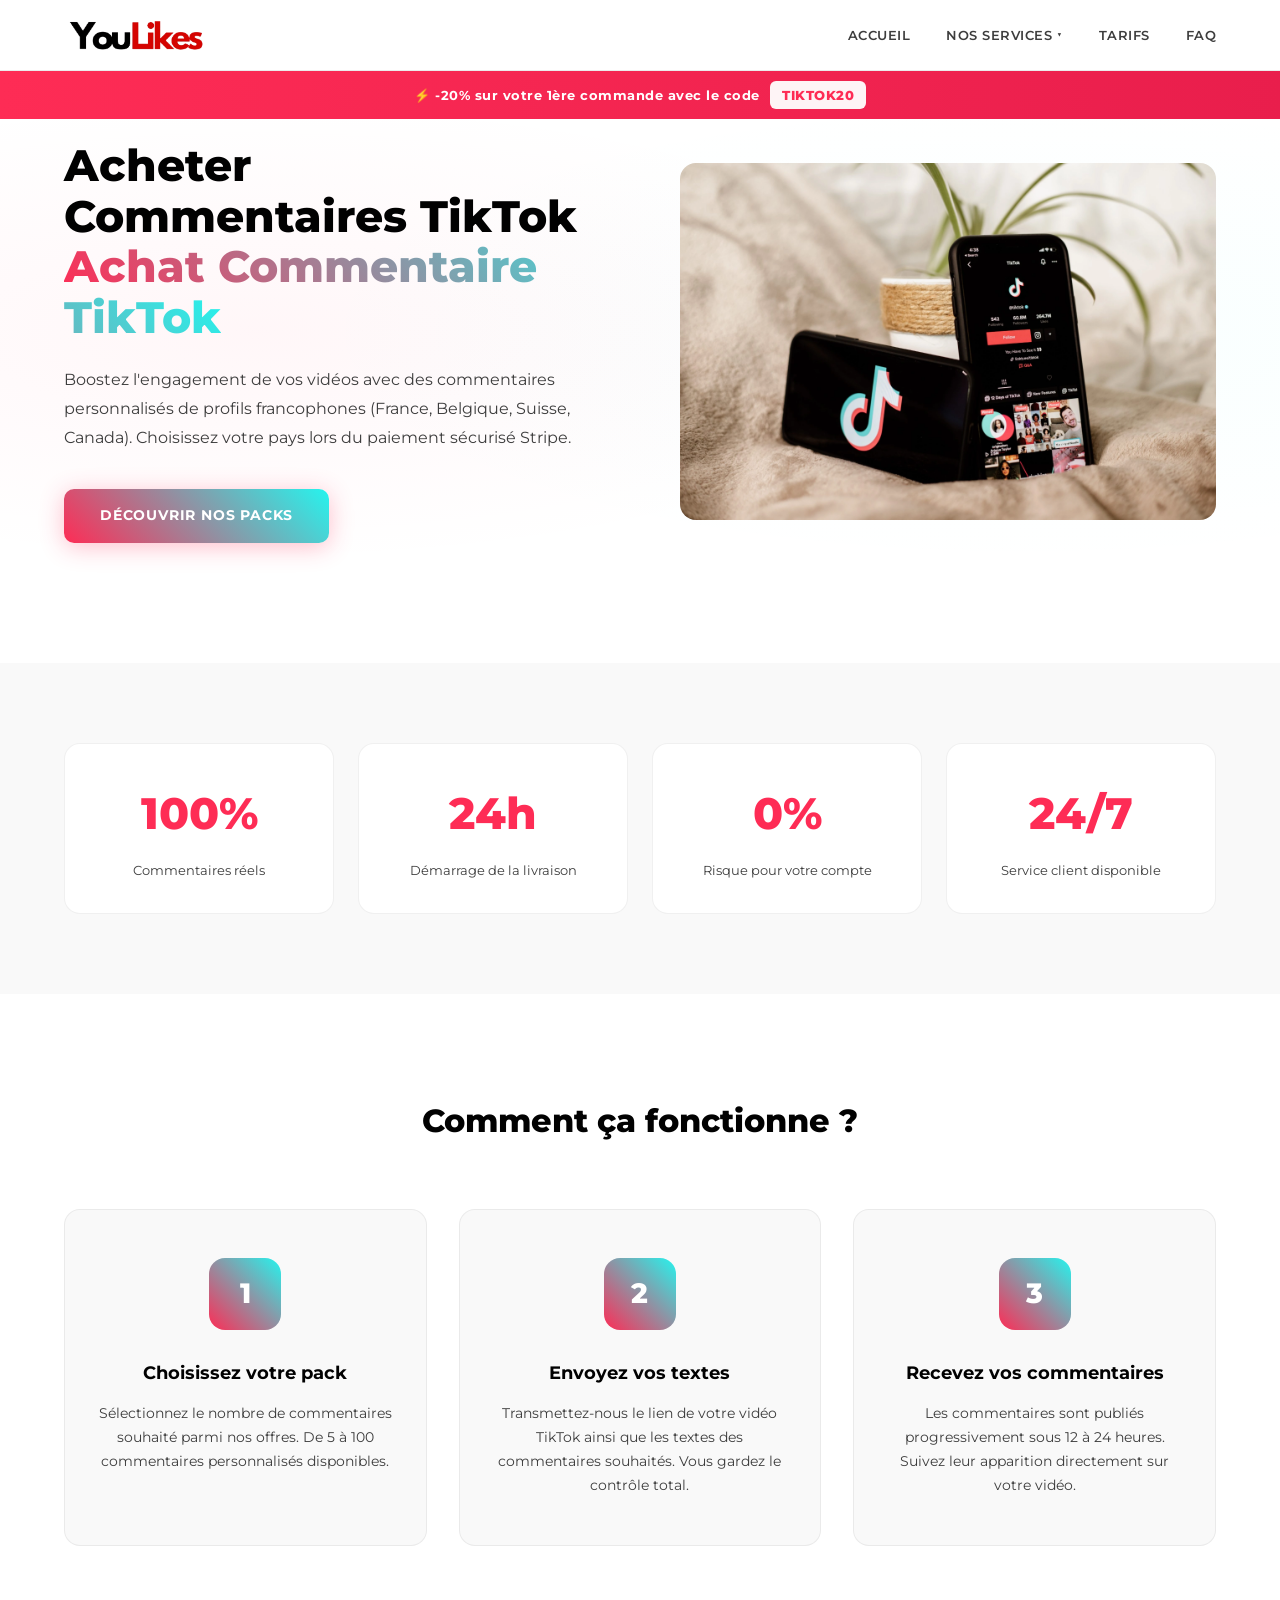
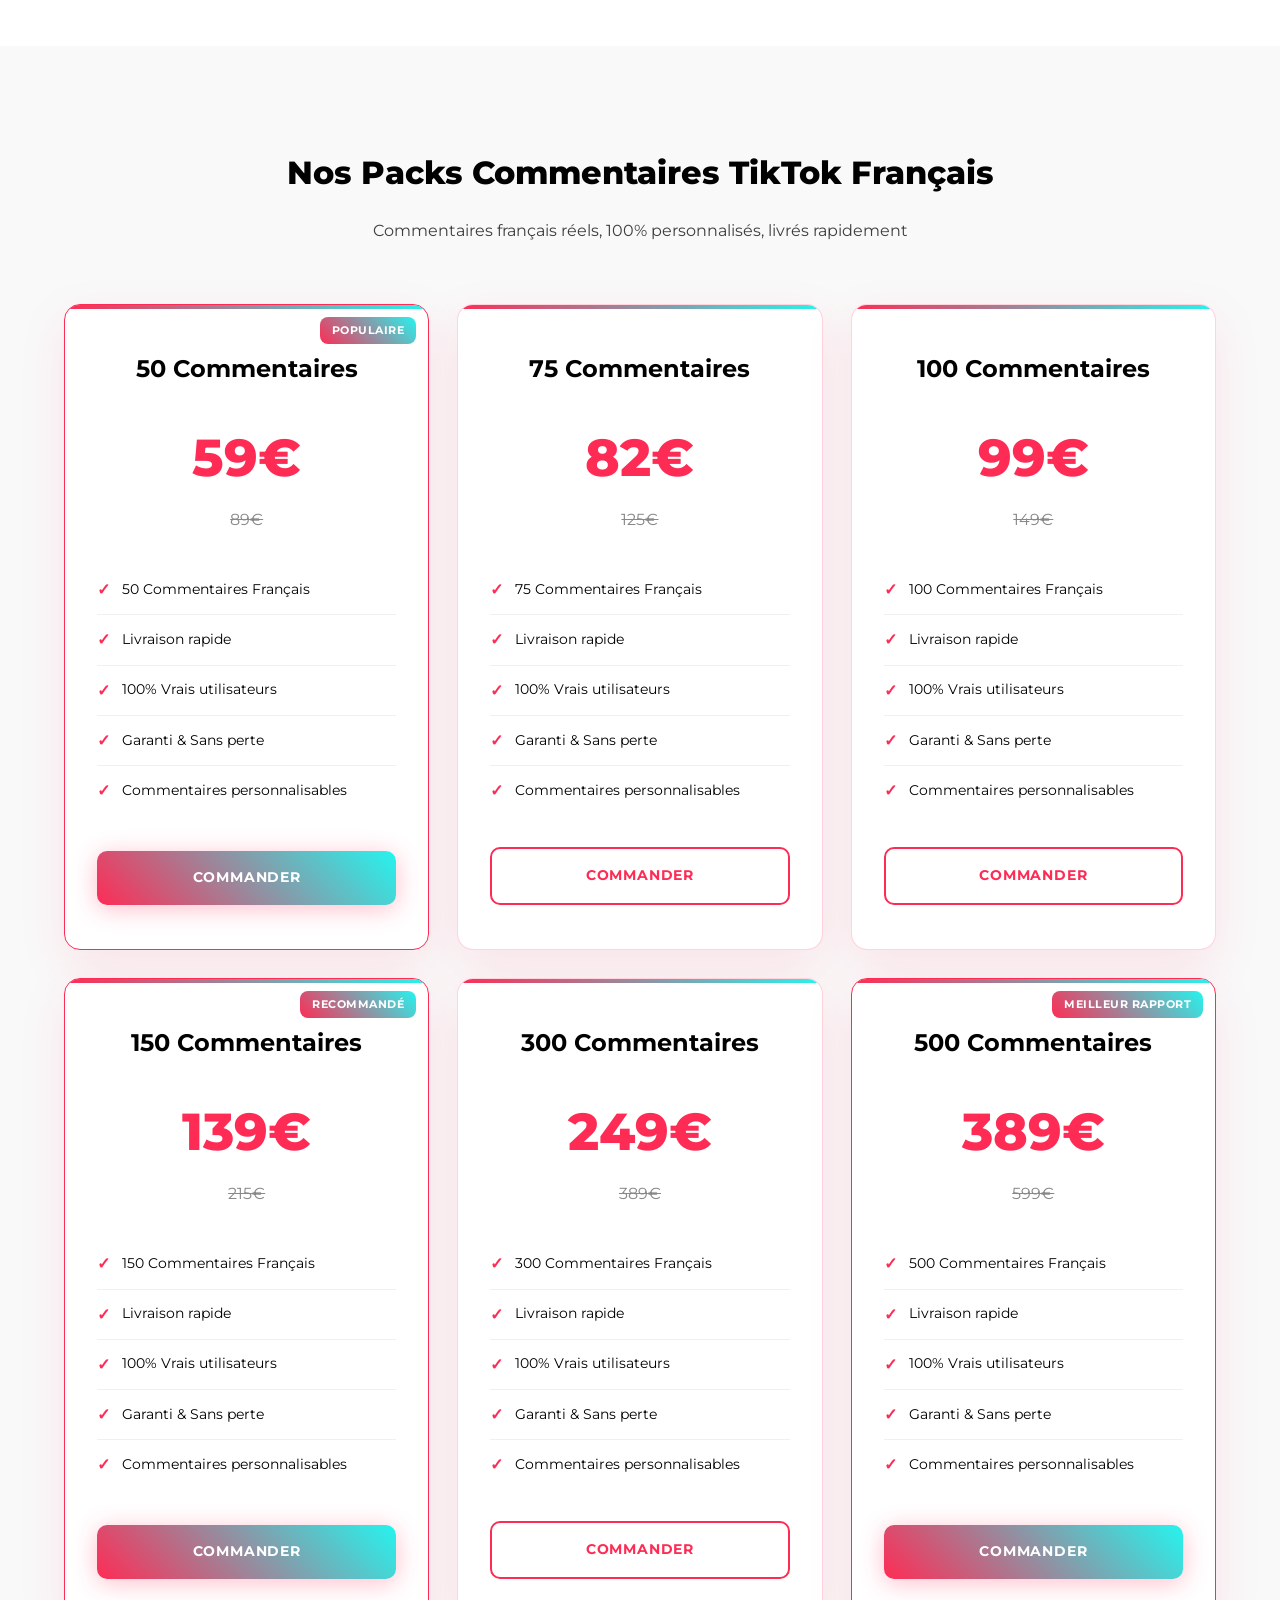
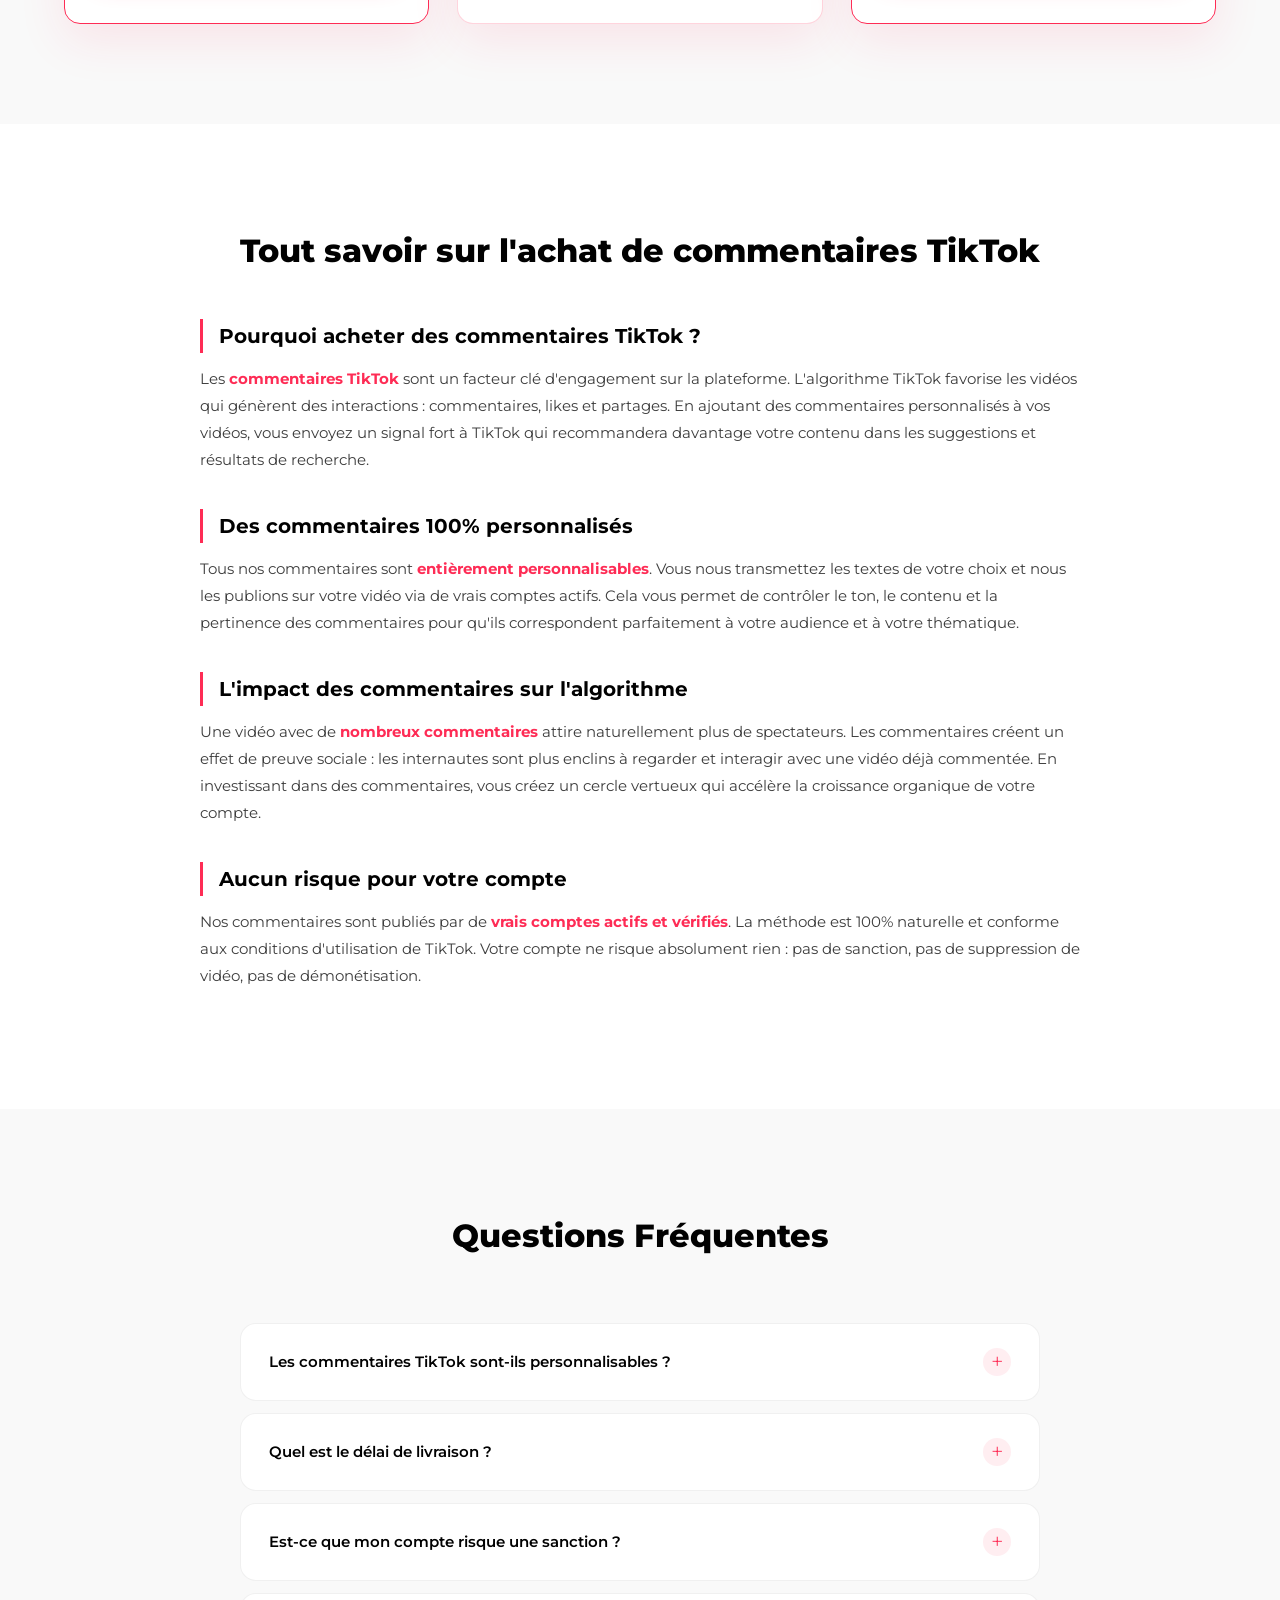
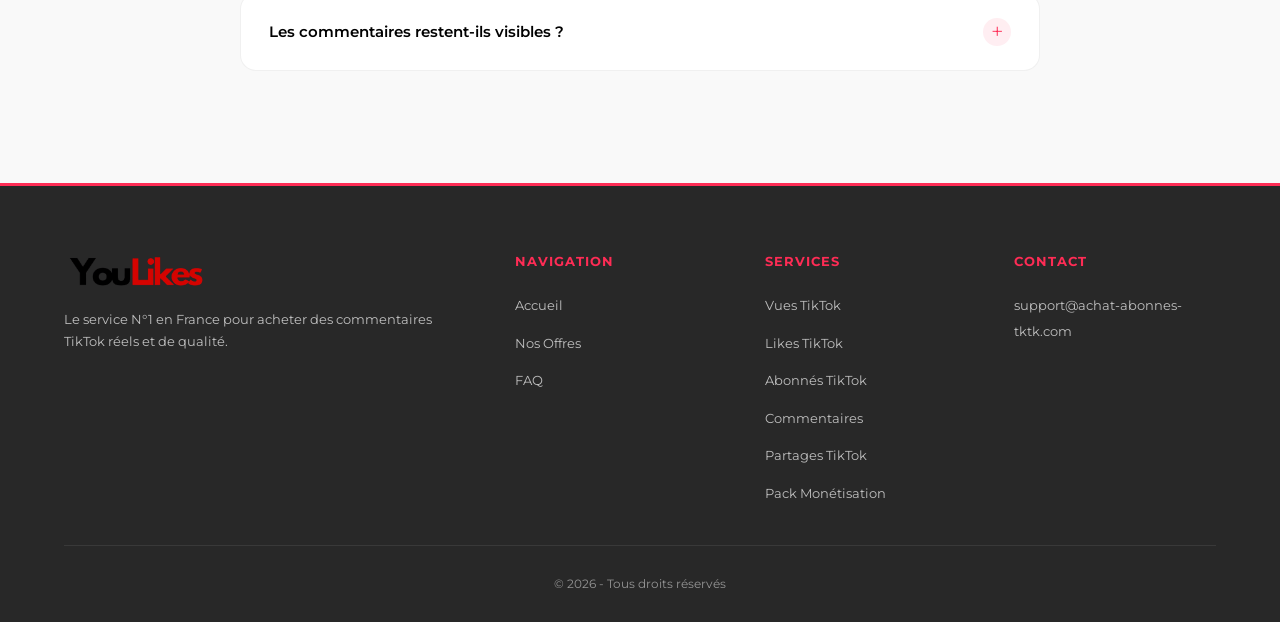
<file: acheter-commentaire-tiktok.html>
<!DOCTYPE html>
<html lang="fr">
<head>
    <meta charset="UTF-8">
    <meta name="viewport" content="width=device-width, initial-scale=1.0">
    <meta name="robots" content="index, follow">
    <title>Acheter Commentaires TikTok - Achat Commentaire TikTok</title>
    <meta name="description" content="Achetez des commentaires TikTok français personnalises 100% réels. Commentaires haute qualité, livraison rapide et sans risque. À partir de 59 euros les 50 commentaires.">
    <link rel="canonical" href="https://achat-abonnes-tktk.com/acheter-commentaire-tiktok.html"/>
    <link rel="alternate" hreflang="fr-FR" href="https://achat-abonnes-tktk.com/acheter-commentaire-tiktok.html"/>
    <link rel="alternate" hreflang="x-default" href="https://achat-abonnes-tktk.com/acheter-commentaire-tiktok.html"/>
    <meta property="og:type" content="website">
    <meta property="og:url" content="https://achat-abonnes-tktk.com/acheter-commentaire-tiktok.html">
    <meta property="og:title" content="Acheter Commentaire TikTok">
    <meta property="og:description" content="Achetez des commentaires TikTok français personnalises 100% réels. Commentaires haute qualité, livraison rapide et sans risque. À partir de 59 euros les 50 commentaires.">
    <meta property="og:image" content="https://achat-abonnes-tktk.com/logo.png">
    <meta name="twitter:card" content="summary_large_image">
    <meta name="twitter:title" content="Achat Commentaire TikTok">
    <meta name="twitter:description" content="Achetez des commentaires TikTok personnalises pour booster l'engagement.">
    <meta name="twitter:image" content="https://achat-abonnes-tktk.com/logo.png">
    <link rel="preconnect" href="https://fonts.googleapis.com">
    <link rel="preconnect" href="https://fonts.gstatic.com" crossorigin>
    <link href="https://fonts.googleapis.com/css2?family=Montserrat:wght@400;500;600;700;800&display=swap" rel="stylesheet">
    <link rel="stylesheet" href="styles.css">
    <link rel="icon" type="image/x-icon" href="/favicon.ico">
    <link rel="apple-touch-icon" sizes="96x96" href="/logo/apple-icon-96x96.png">
    <link rel="icon" type="image/png" sizes="96x96" href="/logo/android-icon-96x96.png">
    <link rel="icon" type="image/png" sizes="32x32" href="/logo/android-icon-32x32.png">
    <meta name="msapplication-TileImage" content="/logo/ms-icon-96x96.png">
    <script type="application/ld+json">
    {
        "@context": "https://schema.org",
        "@graph": [
            {
                "@type": "FAQPage",
                "mainEntity": [
                    {
                        "@type": "Question",
                        "name": "Les commentaires TikTok sont-ils personnalisables ?",
                        "acceptedAnswer": {
                            "@type": "Answer",
                            "text": "Oui, tous nos commentaires sont 100% personnalisables. Vous nous envoyez les textes de votre choix et nous les publions sur votre video. Vous gardez un controle total sur le contenu des commentaires."
                        }
                    },
                    {
                        "@type": "Question",
                        "name": "Quel est le délai de livraison ?",
                        "acceptedAnswer": {
                            "@type": "Answer",
                            "text": "La livraison démarre sous 12 a 24 heures après la commande. Le délai complet dépend du nombre de commentaires commandes, de 12h pour 5 commentaires a 6 jours pour 100 commentaires."
                        }
                    },
                    {
                        "@type": "Question",
                        "name": "Est-ce que mon compte risque une sanction ?",
                        "acceptedAnswer": {
                            "@type": "Answer",
                            "text": "Non, nos commentaires sont publies par de vrais comptes actifs. La méthode est naturelle et sans risque pour votre compte TikTok. Aucune sanction possible."
                        }
                    },
                    {
                        "@type": "Question",
                        "name": "Les commentaires restent-ils visibles ?",
                        "acceptedAnswer": {
                            "@type": "Answer",
                            "text": "Oui, les commentaires restent visibles de maniere permanente sur votre video. Ils sont publies par des comptes réels et actifs, ce qui garantit leur stabilite dans le temps."
                        }
                    }
                ]
            },
            {
                "@type": "Product",
                "name": "Acheter Commentaires TikTok",
                "description": "Achat commentaire tiktok personnalise 100% reel. Acheter commentaire tiktok de qualité. Acheter commentaires tiktok a partir de 59 euros les 50 commentaires, livraison rapide et sans risque.",
                "brand": {
                    "@type": "Brand",
                    "name": "TkTkBoost"
                },
                "image": "https://achat-abonnes-tktk.com/logo.png",
                "offers": {
                    "@type": "AggregateOffer",
                    "priceCurrency": "EUR",
                    "lowPrice": "59",
                    "highPrice": "389",
                    "offerCount": "6",
                    "availability": "https://schema.org/InStock"
                }
            },
            {
                "@type": "Organization",
                "name": "Achat Abonnes TikTok",
                "url": "https://achat-abonnes-tktk.com",
                "hasOfferCatalog": {
                    "@type": "OfferCatalog",
                    "name": "Nos services",
                    "itemListElement": [
                        {
                            "@type": "Offer",
                            "itemOffered": {
                                "@type": "Service",
                                "name": "acheter commentaires tiktok",
                                "url": "https://achat-abonnes-tktk.com/acheter-commentaire-tiktok.html"
                            }
                        }
                    ]
                }
            },
            {
                "@type": "ItemList",
                "name": "Offres",
                "itemListElement": [
                    {
                        "@type": "ListItem",
                        "position": 1,
                        "item": {
                            "@type": "Product",
                            "image": "https://achat-abonnes-tktk.com/logo.png",
                            "brand": {
                                "@type": "Brand",
                                "name": "Achat Abonnes TikTok"
                            },
                            "name": "50 Commentaires",
                            "description": "Pack 50 Commentaires.",
                            "offers": {
                                "@type": "Offer",
                                "availability": "https://schema.org/InStock",
                                "price": "59",
                                "priceCurrency": "EUR"
                            }
                        }
                    },
                    {
                        "@type": "ListItem",
                        "position": 2,
                        "item": {
                            "@type": "Product",
                            "image": "https://achat-abonnes-tktk.com/logo.png",
                            "brand": {
                                "@type": "Brand",
                                "name": "Achat Abonnes TikTok"
                            },
                            "name": "75 Commentaires",
                            "description": "Pack 75 Commentaires.",
                            "offers": {
                                "@type": "Offer",
                                "availability": "https://schema.org/InStock",
                                "price": "82",
                                "priceCurrency": "EUR"
                            }
                        }
                    },
                    {
                        "@type": "ListItem",
                        "position": 3,
                        "item": {
                            "@type": "Product",
                            "image": "https://achat-abonnes-tktk.com/logo.png",
                            "brand": {
                                "@type": "Brand",
                                "name": "Achat Abonnes TikTok"
                            },
                            "name": "100 Commentaires",
                            "description": "Pack 100 Commentaires.",
                            "offers": {
                                "@type": "Offer",
                                "availability": "https://schema.org/InStock",
                                "price": "99",
                                "priceCurrency": "EUR"
                            }
                        }
                    },
                    {
                        "@type": "ListItem",
                        "position": 4,
                        "item": {
                            "@type": "Product",
                            "image": "https://achat-abonnes-tktk.com/logo.png",
                            "brand": {
                                "@type": "Brand",
                                "name": "Achat Abonnes TikTok"
                            },
                            "name": "150 Commentaires",
                            "description": "Pack 150 Commentaires.",
                            "offers": {
                                "@type": "Offer",
                                "availability": "https://schema.org/InStock",
                                "price": "139",
                                "priceCurrency": "EUR"
                            }
                        }
                    },
                    {
                        "@type": "ListItem",
                        "position": 5,
                        "item": {
                            "@type": "Product",
                            "image": "https://achat-abonnes-tktk.com/logo.png",
                            "brand": {
                                "@type": "Brand",
                                "name": "Achat Abonnes TikTok"
                            },
                            "name": "300 Commentaires",
                            "description": "Pack 300 Commentaires.",
                            "offers": {
                                "@type": "Offer",
                                "availability": "https://schema.org/InStock",
                                "price": "249",
                                "priceCurrency": "EUR"
                            }
                        }
                    },
                    {
                        "@type": "ListItem",
                        "position": 6,
                        "item": {
                            "@type": "Product",
                            "image": "https://achat-abonnes-tktk.com/logo.png",
                            "brand": {
                                "@type": "Brand",
                                "name": "Achat Abonnes TikTok"
                            },
                            "name": "500 Commentaires",
                            "description": "Pack 500 Commentaires.",
                            "offers": {
                                "@type": "Offer",
                                "availability": "https://schema.org/InStock",
                                "price": "389",
                                "priceCurrency": "EUR"
                            }
                        }
                    }
                ]
            }
        ]
    }
    </script>
</head>
<body>
    <header class="header">
        <div class="container">
            <a href="https://achat-abonnes-tktk.com/" class="logo" title="TkTkBoost">
                <img src="logo.png" alt="TkTkBoost" title="TkTkBoost" class="logo-img" width="200" height="200">
            </a>
            <nav class="nav">
                <ul class="nav-list">
                    <li><a href="https://achat-abonnes-tktk.com/" class="nav-link" title="Accueil">Accueil</a></li>
                    <li class="nav-item dropdown">
                        <a href="#" class="nav-link" title="Nos Services">Nos Services <span class="dropdown-arrow">&#9660;</span></a>
                        <div class="dropdown-menu">
                            <a href="https://achat-abonnes-tktk.com/acheter-vue-tiktok.html" title="achat vue tiktok">Vues TikTok</a>
                            <a href="https://achat-abonnes-tktk.com/acheter-like-tiktok.html" title="acheter des likes tiktok">Likes TikTok</a>
                            <a href="https://achat-abonnes-tktk.com/acheter-followers-tiktok.html" title="acheter des abonnés tiktok">Abonnés TikTok</a>
                            <a href="https://achat-abonnes-tktk.com/acheter-commentaire-tiktok.html" title="acheter commentaires tiktok">Commentaires</a>
                            <a href="https://achat-abonnes-tktk.com/acheter-des-partages-tiktok.html" title="partages TikTok">Partages TikTok</a>
                            <a href="https://achat-abonnes-tktk.com/monetiser-tiktok.html" title="monétisation tiktok">Pack Monétisation</a>
                        </div>
                    </li>
                    <li><a href="#offres" class="nav-link" title="Tarifs">Tarifs</a></li>
                    <li><a href="#faq" class="nav-link" title="FAQ">FAQ</a></li>
                </ul>
            </nav>
            <button class="menu-toggle" aria-label="Menu">
                <span></span>
                <span></span>
                <span></span>
            </button>
        </div>
    </header>
    <div class="promo-bar">&#x26A1; -20% sur votre 1ère commande avec le code <span class="promo-code">TIKTOK20</span></div>

    <section id="accueil" class="hero">
        <div class="container">
            <div class="hero-content">
                <h1>Acheter Commentaires TikTok<br><span class="highlight">Achat Commentaire TikTok</span></h1>
                <p class="hero-subtitle">Boostez l'engagement de vos vidéos avec des commentaires personnalisés de profils francophones (France, Belgique, Suisse, Canada). Choisissez votre pays lors du paiement sécurisé Stripe.</p>
                <a href="#offres" class="btn btn-primary" title="acheter commentaires tiktok">Découvrir nos Packs</a>
            </div>
            <div class="hero-image">
                <img src="hero.webp" alt="achat commentaire tiktok" title="acheter commentaire tiktok" class="hero-img" loading="eager" width="1400" height="787">
            </div>
        </div>
    </section>

    <section class="stats">
        <div class="container">
            <div class="stat-card">
                <div class="stat-number" data-target="0" data-static="100%">100%</div>
                <p>Commentaires réels</p>
            </div>
            <div class="stat-card">
                <div class="stat-number" data-target="0" data-static="24h">24h</div>
                <p>Démarrage de la livraison</p>
            </div>
            <div class="stat-card">
                <div class="stat-number" data-target="0" data-static="0%">0%</div>
                <p>Risque pour votre compte</p>
            </div>
            <div class="stat-card">
                <div class="stat-number" data-target="0" data-static="24/7">24/7</div>
                <p>Service client disponible</p>
            </div>
        </div>
    </section>

    <section class="how-it-works">
        <div class="container">
            <h2 class="section-title">Comment ça fonctionne ?</h2>
            <div class="steps">
                <div class="step">
                    <div class="step-icon">
                        <span>1</span>
                    </div>
                    <h3>Choisissez votre pack</h3>
                    <p>Sélectionnez le nombre de commentaires souhaité parmi nos offres. De 5 à 100 commentaires personnalisés disponibles.</p>
                </div>
                <div class="step">
                    <div class="step-icon">
                        <span>2</span>
                    </div>
                    <h3>Envoyez vos textes</h3>
                    <p>Transmettez-nous le lien de votre vidéo TikTok ainsi que les textes des commentaires souhaités. Vous gardez le contrôle total.</p>
                </div>
                <div class="step">
                    <div class="step-icon">
                        <span>3</span>
                    </div>
                    <h3>Recevez vos commentaires</h3>
                    <p>Les commentaires sont publiés progressivement sous 12 à 24 heures. Suivez leur apparition directement sur votre vidéo.</p>
                </div>
            </div>
        </div>
    </section>

    <section id="offres" class="pricing">
        <div class="container">
            <h2 class="section-title">Nos Packs Commentaires TikTok Français</h2>
            <p class="section-subtitle">Commentaires français réels, 100% personnalisés, livrés rapidement</p>
            <div class="pricing-cards" style="grid-template-columns: repeat(3, 1fr);">

                <div class="pricing-card featured">
                    <div class="pricing-badge">Populaire</div>
                    <div class="pricing-header">
                        <h3>50 Commentaires</h3>
                    </div>
                    <div class="pricing-price">
                        <span class="price">59€</span>
                        <span class="old-price">89€</span>
                    </div>
                    <ul class="pricing-features">
                        <li><span class="check">&#10003;</span> 50 Commentaires Français</li>
                        <li><span class="check">&#10003;</span> Livraison rapide</li>
                        <li><span class="check">&#10003;</span> 100% Vrais utilisateurs</li>
                        <li><span class="check">&#10003;</span> Garanti & Sans perte</li>
                        <li><span class="check">&#10003;</span> Commentaires personnalisables</li>
                    </ul>
                    <a href="https://buy.stripe.com/dRm9AT55gfl9aWW4PO6Na1r" class="btn btn-primary" title="Commander 50 commentaires TikTok" rel="noopener" target="_blank">Commander</a>
                </div>

                <div class="pricing-card">
                    <div class="pricing-header">
                        <h3>75 Commentaires</h3>
                    </div>
                    <div class="pricing-price">
                        <span class="price">82€</span>
                        <span class="old-price">125€</span>
                    </div>
                    <ul class="pricing-features">
                        <li><span class="check">&#10003;</span> 75 Commentaires Français</li>
                        <li><span class="check">&#10003;</span> Livraison rapide</li>
                        <li><span class="check">&#10003;</span> 100% Vrais utilisateurs</li>
                        <li><span class="check">&#10003;</span> Garanti & Sans perte</li>
                        <li><span class="check">&#10003;</span> Commentaires personnalisables</li>
                    </ul>
                    <a href="https://buy.stripe.com/eVqcN5apAdd15CC6XW6Na1q" class="btn btn-outline" title="Commander 75 commentaires TikTok" rel="noopener" target="_blank">Commander</a>
                </div>

                <div class="pricing-card">
                    <div class="pricing-header">
                        <h3>100 Commentaires</h3>
                    </div>
                    <div class="pricing-price">
                        <span class="price">99€</span>
                        <span class="old-price">149€</span>
                    </div>
                    <ul class="pricing-features">
                        <li><span class="check">&#10003;</span> 100 Commentaires Français</li>
                        <li><span class="check">&#10003;</span> Livraison rapide</li>
                        <li><span class="check">&#10003;</span> 100% Vrais utilisateurs</li>
                        <li><span class="check">&#10003;</span> Garanti & Sans perte</li>
                        <li><span class="check">&#10003;</span> Commentaires personnalisables</li>
                    </ul>
                    <a href="https://buy.stripe.com/aFa4gz55ga0P3uueqo6Na1p" class="btn btn-outline" title="Commander 100 commentaires TikTok" rel="noopener" target="_blank">Commander</a>
                </div>

                <div class="pricing-card featured">
                    <div class="pricing-badge">Recommandé</div>
                    <div class="pricing-header">
                        <h3>150 Commentaires</h3>
                    </div>
                    <div class="pricing-price">
                        <span class="price">139€</span>
                        <span class="old-price">215€</span>
                    </div>
                    <ul class="pricing-features">
                        <li><span class="check">&#10003;</span> 150 Commentaires Français</li>
                        <li><span class="check">&#10003;</span> Livraison rapide</li>
                        <li><span class="check">&#10003;</span> 100% Vrais utilisateurs</li>
                        <li><span class="check">&#10003;</span> Garanti & Sans perte</li>
                        <li><span class="check">&#10003;</span> Commentaires personnalisables</li>
                    </ul>
                    <a href="https://buy.stripe.com/cNi7sL8hs3Cr1mmcig6Na1o" class="btn btn-primary" title="Commander 150 commentaires TikTok" rel="noopener" target="_blank">Commander</a>
                </div>

                <div class="pricing-card">
                    <div class="pricing-header">
                        <h3>300 Commentaires</h3>
                    </div>
                    <div class="pricing-price">
                        <span class="price">249€</span>
                        <span class="old-price">389€</span>
                    </div>
                    <ul class="pricing-features">
                        <li><span class="check">&#10003;</span> 300 Commentaires Français</li>
                        <li><span class="check">&#10003;</span> Livraison rapide</li>
                        <li><span class="check">&#10003;</span> 100% Vrais utilisateurs</li>
                        <li><span class="check">&#10003;</span> Garanti & Sans perte</li>
                        <li><span class="check">&#10003;</span> Commentaires personnalisables</li>
                    </ul>
                    <a href="https://buy.stripe.com/fZueVdcxIa0P7KK1DC6Na1n" class="btn btn-outline" title="Commander 300 commentaires TikTok" rel="noopener" target="_blank">Commander</a>
                </div>

                <div class="pricing-card featured">
                    <div class="pricing-badge">Meilleur rapport</div>
                    <div class="pricing-header">
                        <h3>500 Commentaires</h3>
                    </div>
                    <div class="pricing-price">
                        <span class="price">389€</span>
                        <span class="old-price">599€</span>
                    </div>
                    <ul class="pricing-features">
                        <li><span class="check">&#10003;</span> 500 Commentaires Français</li>
                        <li><span class="check">&#10003;</span> Livraison rapide</li>
                        <li><span class="check">&#10003;</span> 100% Vrais utilisateurs</li>
                        <li><span class="check">&#10003;</span> Garanti & Sans perte</li>
                        <li><span class="check">&#10003;</span> Commentaires personnalisables</li>
                    </ul>
                    <a href="https://buy.stripe.com/cNiaEX1T42ynghgeqo6Na1m" class="btn btn-primary" title="Commander 500 commentaires TikTok" rel="noopener" target="_blank">Commander</a>
                </div>

            </div>
        </div>
    </section>

    <section class="seo-content">
        <div class="container">
            <h2 class="section-title">Tout savoir sur l'achat de commentaires TikTok</h2>
            <div class="seo-text">
                <h3>Pourquoi acheter des commentaires TikTok ?</h3>
                <p>Les <strong>commentaires TikTok</strong> sont un facteur clé d'engagement sur la plateforme. L'algorithme TikTok favorise les vidéos qui génèrent des interactions : commentaires, likes et partages. En ajoutant des commentaires personnalisés à vos vidéos, vous envoyez un signal fort à TikTok qui recommandera davantage votre contenu dans les suggestions et résultats de recherche.</p>

                <h3>Des commentaires 100% personnalisés</h3>
                <p>Tous nos commentaires sont <strong>entièrement personnalisables</strong>. Vous nous transmettez les textes de votre choix et nous les publions sur votre vidéo via de vrais comptes actifs. Cela vous permet de contrôler le ton, le contenu et la pertinence des commentaires pour qu'ils correspondent parfaitement à votre audience et à votre thématique.</p>

                <h3>L'impact des commentaires sur l'algorithme</h3>
                <p>Une vidéo avec de <strong>nombreux commentaires</strong> attire naturellement plus de spectateurs. Les commentaires créent un effet de preuve sociale : les internautes sont plus enclins à regarder et interagir avec une vidéo déjà commentée. En investissant dans des commentaires, vous créez un cercle vertueux qui accélère la croissance organique de votre compte.</p>

                <h3>Aucun risque pour votre compte</h3>
                <p>Nos commentaires sont publiés par de <strong>vrais comptes actifs et vérifiés</strong>. La méthode est 100% naturelle et conforme aux conditions d'utilisation de TikTok. Votre compte ne risque absolument rien : pas de sanction, pas de suppression de vidéo, pas de démonétisation.</p>
            </div>
        </div>
    </section>

    <section id="faq" class="faq">
        <div class="container">
            <h2 class="section-title">Questions Fréquentes</h2>
            <div class="faq-list">
                <div class="faq-item">
                    <button class="faq-question">
                        <span>Les commentaires TikTok sont-ils personnalisables ?</span>
                        <span class="faq-icon">+</span>
                    </button>
                    <div class="faq-answer">
                        <p>Oui, tous nos commentaires sont 100% personnalisables. Vous nous envoyez les textes de votre choix et nous les publions sur votre vidéo. Vous gardez un contrôle total sur le contenu des commentaires.</p>
                    </div>
                </div>
                <div class="faq-item">
                    <button class="faq-question">
                        <span>Quel est le délai de livraison ?</span>
                        <span class="faq-icon">+</span>
                    </button>
                    <div class="faq-answer">
                        <p>La livraison démarre sous 12 à 24 heures après la commande. Le délai complet dépend du nombre de commentaires commandés, de 12h pour 5 commentaires à 6 jours pour 100 commentaires.</p>
                    </div>
                </div>
                <div class="faq-item">
                    <button class="faq-question">
                        <span>Est-ce que mon compte risque une sanction ?</span>
                        <span class="faq-icon">+</span>
                    </button>
                    <div class="faq-answer">
                        <p>Non, nos commentaires sont publiés par de vrais comptes actifs et vérifiés. La méthode est naturelle et sans risque pour votre compte TikTok. Aucune sanction possible.</p>
                    </div>
                </div>
                <div class="faq-item">
                    <button class="faq-question">
                        <span>Les commentaires restent-ils visibles ?</span>
                        <span class="faq-icon">+</span>
                    </button>
                    <div class="faq-answer">
                        <p>Oui, les commentaires restent visibles de manière permanente sur votre vidéo. Ils sont publiés par des comptes réels et actifs, ce qui garantit leur stabilité dans le temps.</p>
                    </div>
                </div>
            </div>
        </div>
    </section>

    <footer class="footer">
        <div class="container">
            <div class="footer-content">
                <div class="footer-brand">
                    <a href="https://achat-abonnes-tktk.com/" class="logo" title="TkTkBoost">
                        <img src="logo.png" alt="TkTkBoost" title="TkTkBoost" class="logo-img" width="200" height="200">
                    </a>
                    <p>Le service N°1 en France pour acheter des commentaires TikTok réels et de qualité.</p>
                </div>
                <div class="footer-links">
                    <h4>Navigation</h4>
                    <ul>
                        <li><a href="https://achat-abonnes-tktk.com/" title="Accueil">Accueil</a></li>
                        <li><a href="#offres" title="Nos Offres">Nos Offres</a></li>
                        <li><a href="#faq" title="FAQ">FAQ</a></li>
                    </ul>
                </div>
                <div class="footer-links">
                    <h4>Services</h4>
                    <ul>
                        <li><a href="https://achat-abonnes-tktk.com/acheter-vue-tiktok.html" title="acheter vues tiktok">Vues TikTok</a></li>
                        <li><a href="https://achat-abonnes-tktk.com/acheter-like-tiktok.html" title="acheter des like tiktok">Likes TikTok</a></li>
                        <li><a href="https://achat-abonnes-tktk.com/acheter-followers-tiktok.html" title="achat abonnes tiktok">Abonnés TikTok</a></li>
                        <li><a href="https://achat-abonnes-tktk.com/acheter-commentaire-tiktok.html" title="acheter commentaire tiktok">Commentaires</a></li>
                        <li><a href="https://achat-abonnes-tktk.com/acheter-des-partages-tiktok.html" title="partages TikTok">Partages TikTok</a></li>
                        <li><a href="https://achat-abonnes-tktk.com/monetiser-tiktok.html" title="monétisation tiktok">Pack Monétisation</a></li>
                    </ul>
                </div>
                <div class="footer-links">
                    <h4>Contact</h4>
                    <ul>
                        <li><a href="mailto:support@achat-abonnes-tktk.com" title="support@achat-abonnes-tktk.com">support@achat-abonnes-tktk.com</a></li>
                    </ul>
                </div>
            </div>
            <div class="footer-bottom">
                <p>&copy; 2026 - Tous droits réservés</p>
            </div>
        </div>
    </footer>

    <script>
        document.addEventListener('DOMContentLoaded', function() {

            const menuToggle = document.querySelector('.menu-toggle');
            const nav = document.querySelector('.nav');

            if (menuToggle && nav) {
                menuToggle.addEventListener('click', function(e) {
                    e.stopPropagation();
                    nav.classList.toggle('active');
                    menuToggle.classList.toggle('active');
                });

                document.addEventListener('click', function(e) {
                    if (!nav.contains(e.target) && !menuToggle.contains(e.target)) {
                        nav.classList.remove('active');
                        menuToggle.classList.remove('active');
                        document.querySelectorAll('.nav-item.dropdown').forEach(d => d.classList.remove('active'));
                    }
                });

                const navLinks = document.querySelectorAll('.nav-link:not(.nav-item.dropdown > .nav-link)');
                navLinks.forEach(link => {
                    link.addEventListener('click', function() {
                        nav.classList.remove('active');
                        menuToggle.classList.remove('active');
                    });
                });
            }

            const dropdowns = document.querySelectorAll('.nav-item.dropdown');
            dropdowns.forEach(dropdown => {
                const dropdownLink = dropdown.querySelector('.nav-link');
                dropdownLink.addEventListener('click', function(e) {
                    if (window.innerWidth <= 768) {
                        e.preventDefault();
                        dropdown.classList.toggle('active');
                    }
                });
            });

            const dropdownMenuLinks = document.querySelectorAll('.dropdown-menu a');
            dropdownMenuLinks.forEach(link => {
                link.addEventListener('click', function() {
                    if (window.innerWidth <= 768) {
                        const nav = document.querySelector('.nav');
                        const menuToggle = document.querySelector('.menu-toggle');
                        nav.classList.remove('active');
                        menuToggle.classList.remove('active');
                        document.querySelectorAll('.nav-item.dropdown').forEach(d => d.classList.remove('active'));
                    }
                });
            });

            const anchorLinks = document.querySelectorAll('a[href^="#"]');
            anchorLinks.forEach(link => {
                link.addEventListener('click', function(e) {
                    e.preventDefault();
                    const targetId = this.getAttribute('href');
                    const targetElement = document.querySelector(targetId);
                    if (targetElement) {
                        const headerHeight = document.querySelector('.header').offsetHeight;
                        const targetPosition = targetElement.offsetTop - headerHeight;
                        window.scrollTo({ top: targetPosition, behavior: 'smooth' });
                    }
                });
            });

            const faqItems = document.querySelectorAll('.faq-item');
            faqItems.forEach(item => {
                const question = item.querySelector('.faq-question');
                question.addEventListener('click', function() {
                    faqItems.forEach(otherItem => {
                        if (otherItem !== item && otherItem.classList.contains('active')) {
                            otherItem.classList.remove('active');
                        }
                    });
                    item.classList.toggle('active');
                });
            });

            const animateElements = document.querySelectorAll('.stat-card, .step, .pricing-card, .faq-item');
            const observerOptions = { threshold: 0.1, rootMargin: '0px 0px -50px 0px' };
            const observer = new IntersectionObserver(function(entries) {
                entries.forEach(entry => {
                    if (entry.isIntersecting) {
                        entry.target.style.opacity = '1';
                        entry.target.style.transform = 'translateY(0)';
                    }
                });
            }, observerOptions);

            animateElements.forEach(element => {
                element.style.opacity = '0';
                element.style.transform = 'translateY(30px)';
                element.style.transition = 'opacity 0.6s ease, transform 0.6s ease';
                observer.observe(element);
            });

            const statNumbers = document.querySelectorAll('.stat-number');
            let animated = false;
            function animateCounters() {
                if (animated) return;
                statNumbers.forEach(stat => {
                    const staticText = stat.getAttribute('data-static');
                    if (staticText) { stat.textContent = staticText; return; }
                    const target = parseInt(stat.getAttribute('data-target') || stat.textContent);
                    const suffix = stat.getAttribute('data-suffix') || '%';
                    if (isNaN(target) || target <= 0) return;
                    let current = 0;
                    const increment = target / 50;
                    const duration = 2000;
                    const stepTime = duration / 50;
                    const counter = setInterval(() => {
                        current += increment;
                        if (current >= target) { stat.textContent = target + suffix; clearInterval(counter); }
                        else { stat.textContent = Math.floor(current) + suffix; }
                    }, stepTime);
                });
                animated = true;
            }
            const statsSection = document.querySelector('.stats');
            if (statsSection) {
                const statsObserver = new IntersectionObserver((entries) => {
                    entries.forEach(entry => { if (entry.isIntersecting) { animateCounters(); } });
                }, { threshold: 0.5 });
                statsObserver.observe(statsSection);
            }

        });
    </script>
</body>
</html>
</file>
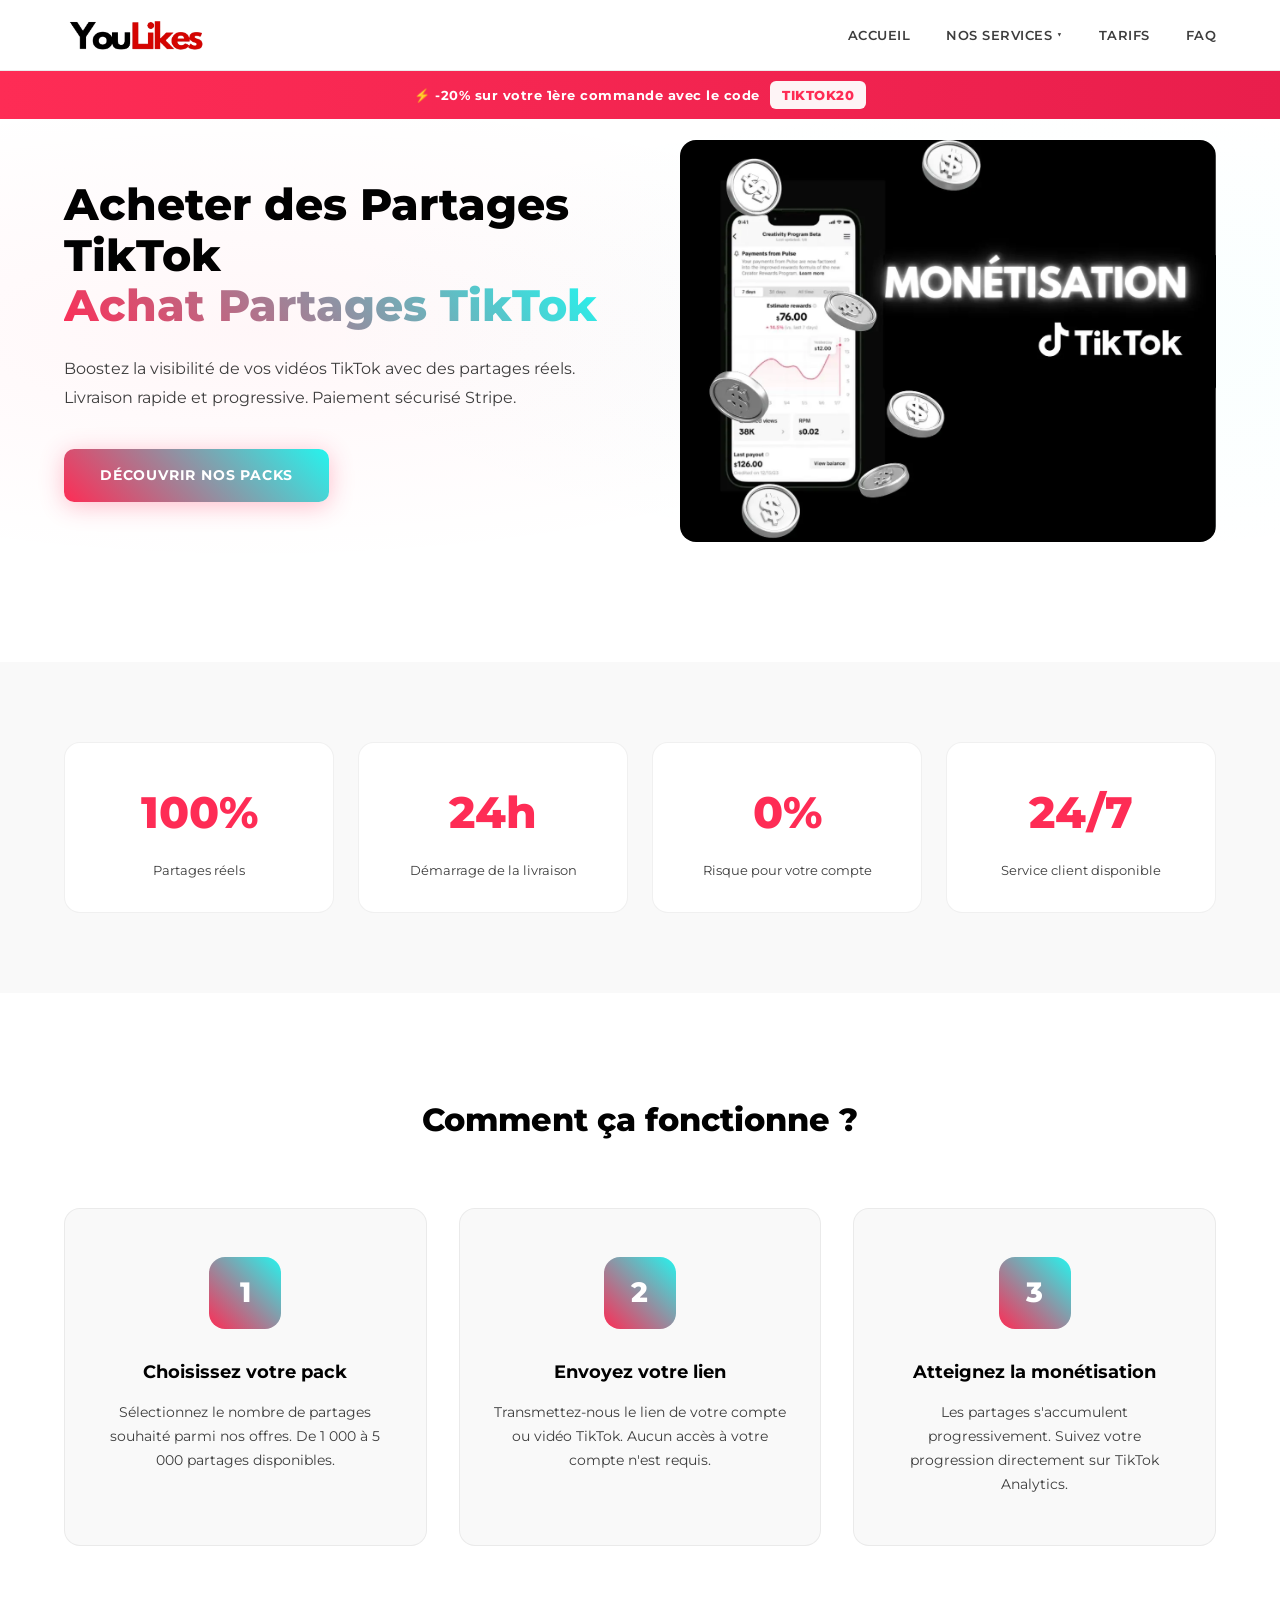
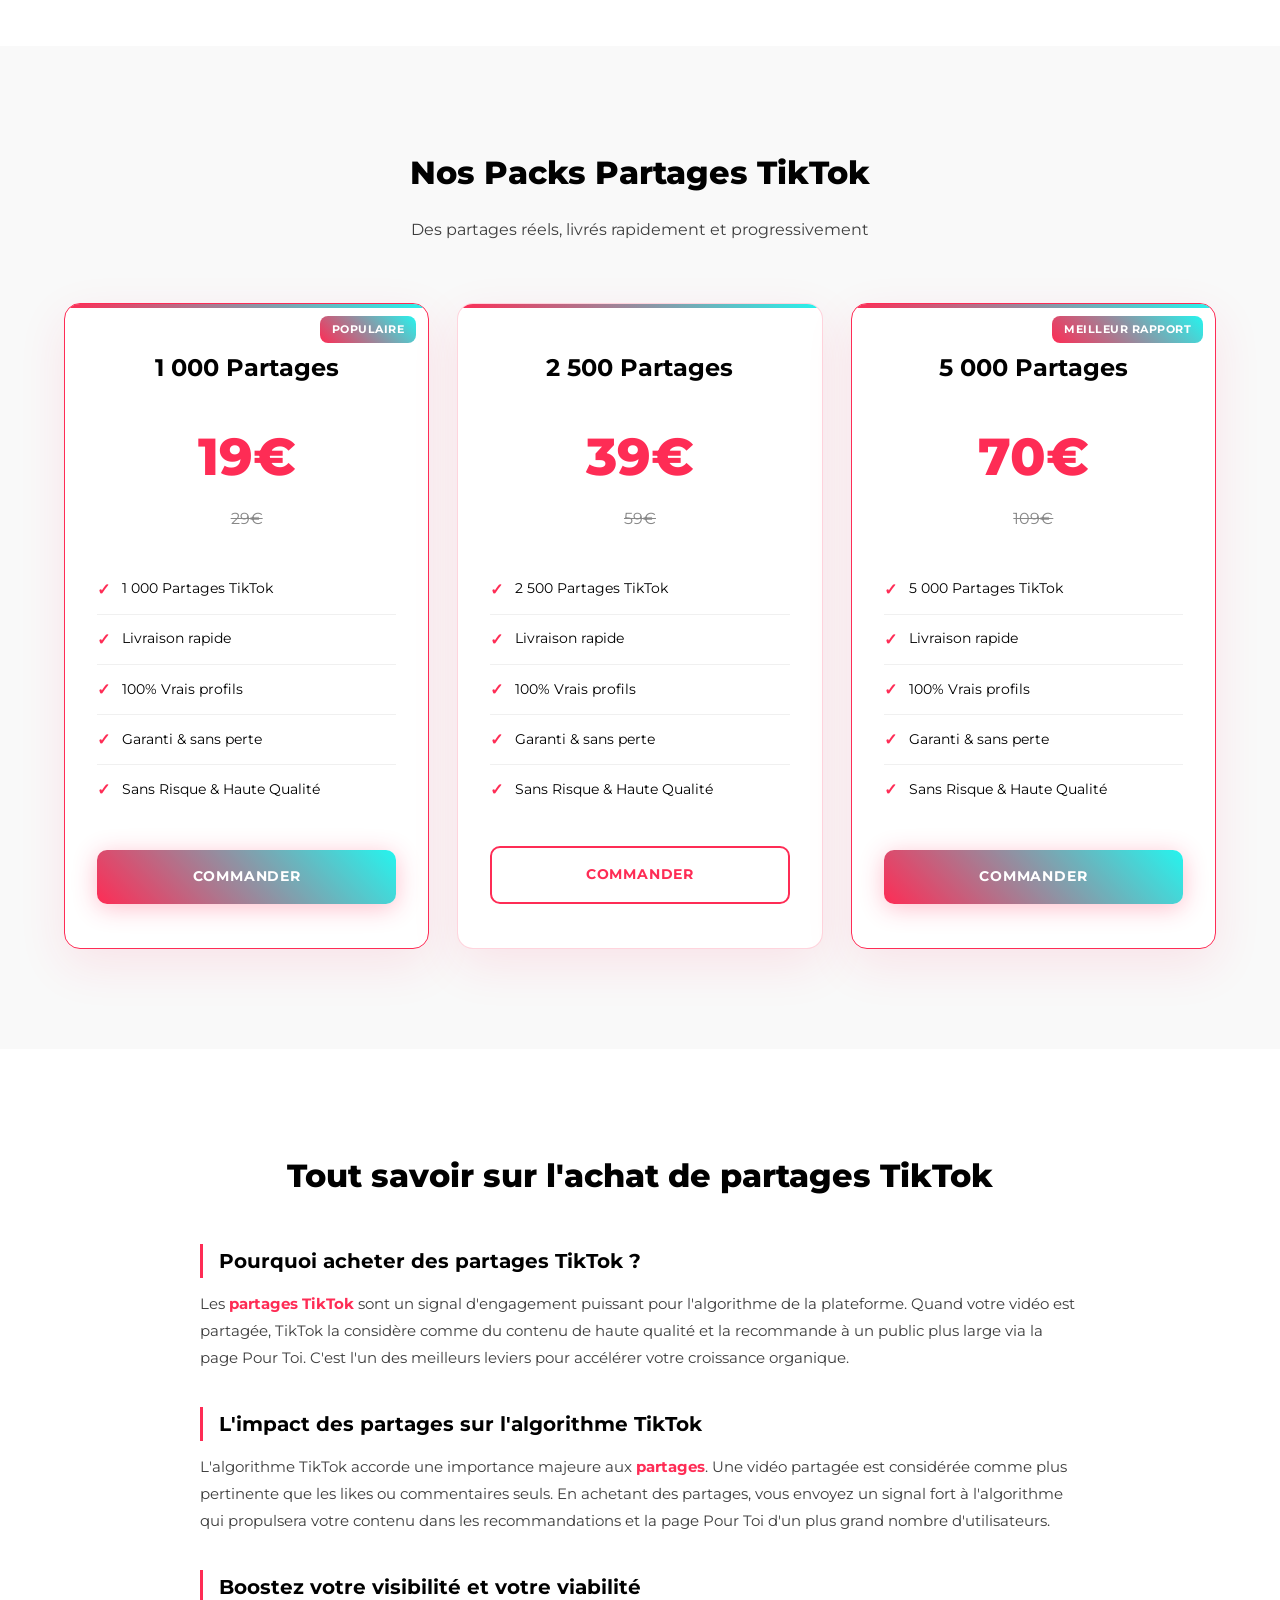
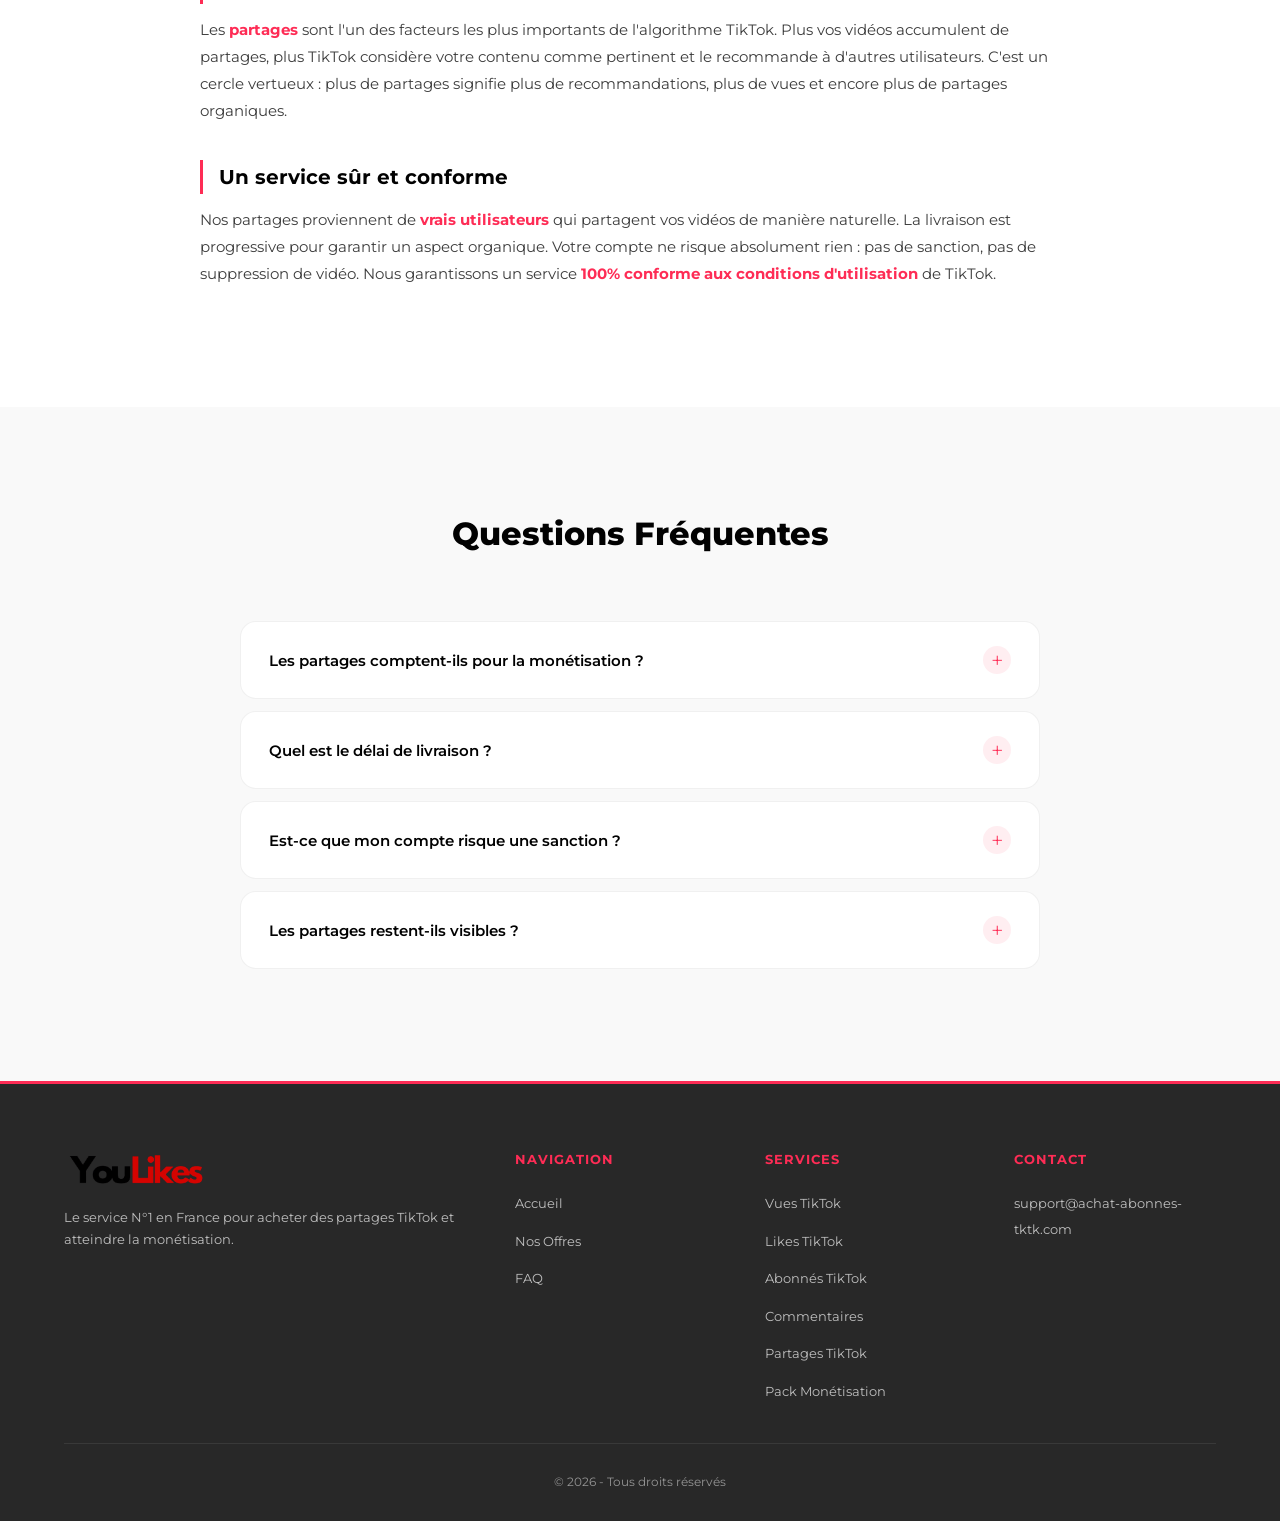
<file: acheter-des-partages-tiktok.html>
<!DOCTYPE html>
<html lang="fr">
<head>
    <meta charset="UTF-8">
    <meta name="viewport" content="width=device-width, initial-scale=1.0">
    <meta name="robots" content="index, follow">
    <title>Acheter des Partages TikTok - Achat Partages TikTok</title>
    <meta name="description" content="Achetez des partages TikTok 100% réels. Boostez la visibilite de vos videos, livraison rapide et sans risque.">
    <link rel="canonical" href="https://achat-abonnes-tktk.com/acheter-des-partages-tiktok.html"/>
    <link rel="alternate" hreflang="fr-FR" href="https://achat-abonnes-tktk.com/acheter-des-partages-tiktok.html"/>
    <link rel="alternate" hreflang="x-default" href="https://achat-abonnes-tktk.com/acheter-des-partages-tiktok.html"/>
    <meta property="og:type" content="website">
    <meta property="og:url" content="https://achat-abonnes-tktk.com/acheter-des-partages-tiktok.html">
    <meta property="og:title" content="Acheter Partages TikTok">
    <meta property="og:description" content="Achetez des partages TikTok 100% réels. Boostez la visibilite de vos videos, livraison rapide et sans risque. À partir de 69 euros.">
    <meta property="og:image" content="https://achat-abonnes-tktk.com/logo.png">
    <meta name="twitter:card" content="summary_large_image">
    <meta name="twitter:title" content="Achat Partages TikTok">
    <meta name="twitter:description" content="Achetez des partages TikTok pour atteindre le seuil de 10 000 abonnés requis pour la monétisation.">
    <meta name="twitter:image" content="https://achat-abonnes-tktk.com/logo.png">
    <link rel="preconnect" href="https://fonts.googleapis.com">
    <link rel="preconnect" href="https://fonts.gstatic.com" crossorigin>
    <link href="https://fonts.googleapis.com/css2?family=Montserrat:wght@400;500;600;700;800&display=swap" rel="stylesheet">
    <link rel="stylesheet" href="styles.css">
    <link rel="icon" type="image/x-icon" href="/favicon.ico">
    <link rel="apple-touch-icon" sizes="96x96" href="/logo/apple-icon-96x96.png">
    <link rel="icon" type="image/png" sizes="96x96" href="/logo/android-icon-96x96.png">
    <link rel="icon" type="image/png" sizes="32x32" href="/logo/android-icon-32x32.png">
    <meta name="msapplication-TileImage" content="/logo/ms-icon-96x96.png">
    <script type="application/ld+json">
    {
        "@context": "https://schema.org",
        "@graph": [
            {
                "@type": "FAQPage",
                "mainEntity": [
                    {
                        "@type": "Question",
                        "name": "Les partages comptent-ils pour la monétisation ?",
                        "acceptedAnswer": {
                            "@type": "Answer",
                            "text": "Oui, toutes les partages que nous livrons sont comptabilisées par TikTok et contribuent directement a atteindre le seuil de 10 000 abonnés requis pour le Programme Créativité TikTok."
                        }
                    },
                    {
                        "@type": "Question",
                        "name": "Quel est le délai de livraison ?",
                        "acceptedAnswer": {
                            "@type": "Answer",
                            "text": "La livraison démarre sous 24 heures après la commande. Le délai complet dépend du pack choisi, de 3 jours pour 1000 partages a 10 jours pour 5000 partages."
                        }
                    },
                    {
                        "@type": "Question",
                        "name": "Est-ce que mon compte risque une sanction ?",
                        "acceptedAnswer": {
                            "@type": "Answer",
                            "text": "Non, nos partages proviennent de vrais utilisateurs. La méthode utilisee est 100% conforme aux conditions d'utilisation de TikTok. Aucun risque pour votre compte."
                        }
                    },
                    {
                        "@type": "Question",
                        "name": "Les partages restent-ils visibles ?",
                        "acceptedAnswer": {
                            "@type": "Answer",
                            "text": "TikTok exige 4000 partages public au cours des 12 derniers mois, ainsi que 1000 abonnes minimum, pour acceder au Programme Créativité TikTok et activer la monétisation."
                        }
                    }
                ]
            },
            {
                "@type": "Product",
                "name": "Partages TikTok",
                "description": "Acheter partages tiktok 100% réels. Boostez la visibilite de vos videos TikTok avec des partages de qualité. Livraison rapide et sans risque.",
                "brand": {
                    "@type": "Brand",
                    "name": "TkTkBoost"
                },
                "image": "https://achat-abonnes-tktk.com/logo.png",
                "offers": {
                    "@type": "AggregateOffer",
                    "priceCurrency": "EUR",
                    "lowPrice": "19",
                    "highPrice": "70",
                    "offerCount": "3",
                    "availability": "https://schema.org/InStock"
                }
            },
            {
                "@type": "Organization",
                "name": "Achat Abonnes TikTok",
                "url": "https://achat-abonnes-tktk.com",
                "hasOfferCatalog": {
                    "@type": "OfferCatalog",
                    "name": "Nos services",
                    "itemListElement": [
                        {
                            "@type": "Offer",
                            "itemOffered": {
                                "@type": "Service",
                                "name": "acheter des partages tiktok",
                                "url": "https://achat-abonnes-tktk.com/acheter-des-partages-tiktok.html"
                            }
                        }
                    ]
                }
            },
            {
                "@type": "ItemList",
                "name": "Offres",
                "itemListElement": [
                    {
                        "@type": "ListItem",
                        "position": 1,
                        "item": {
                            "@type": "Product",
                            "image": "https://achat-abonnes-tktk.com/logo.png",
                            "brand": {
                                "@type": "Brand",
                                "name": "Achat Abonnes TikTok"
                            },
                            "name": "1 000 Partages",
                            "description": "Pack 1 000 Partages.",
                            "offers": {
                                "@type": "Offer",
                                "availability": "https://schema.org/InStock",
                                "price": "19",
                                "priceCurrency": "EUR"
                            }
                        }
                    },
                    {
                        "@type": "ListItem",
                        "position": 2,
                        "item": {
                            "@type": "Product",
                            "image": "https://achat-abonnes-tktk.com/logo.png",
                            "brand": {
                                "@type": "Brand",
                                "name": "Achat Abonnes TikTok"
                            },
                            "name": "2 500 Partages",
                            "description": "Pack 2 500 Partages.",
                            "offers": {
                                "@type": "Offer",
                                "availability": "https://schema.org/InStock",
                                "price": "39",
                                "priceCurrency": "EUR"
                            }
                        }
                    },
                    {
                        "@type": "ListItem",
                        "position": 3,
                        "item": {
                            "@type": "Product",
                            "image": "https://achat-abonnes-tktk.com/logo.png",
                            "brand": {
                                "@type": "Brand",
                                "name": "Achat Abonnes TikTok"
                            },
                            "name": "5 000 Partages",
                            "description": "Pack 5 000 Partages.",
                            "offers": {
                                "@type": "Offer",
                                "availability": "https://schema.org/InStock",
                                "price": "70",
                                "priceCurrency": "EUR"
                            }
                        }
                    }
                ]
            }
        ]
    }
    </script>
</head>
<body>
    <header class="header">
        <div class="container">
            <a href="https://achat-abonnes-tktk.com/" class="logo" title="TkTkBoost">
                <img src="logo.png" alt="TkTkBoost" title="TkTkBoost" class="logo-img" width="200" height="200">
            </a>
            <nav class="nav">
                <ul class="nav-list">
                    <li><a href="https://achat-abonnes-tktk.com/" class="nav-link" title="Accueil">Accueil</a></li>
                    <li class="nav-item dropdown">
                        <a href="#" class="nav-link" title="Nos Services">Nos Services <span class="dropdown-arrow">&#9660;</span></a>
                        <div class="dropdown-menu">
                            <a href="https://achat-abonnes-tktk.com/acheter-vue-tiktok.html" title="achat vue tiktok">Vues TikTok</a>
                            <a href="https://achat-abonnes-tktk.com/acheter-like-tiktok.html" title="acheter des likes tiktok">Likes TikTok</a>
                            <a href="https://achat-abonnes-tktk.com/acheter-followers-tiktok.html" title="acheter des abonnés tiktok">Abonnés TikTok</a>
                            <a href="https://achat-abonnes-tktk.com/acheter-commentaire-tiktok.html" title="acheter commentaires tiktok">Commentaires</a>
                            <a href="https://achat-abonnes-tktk.com/acheter-des-partages-tiktok.html" title="partages TikTok">Partages TikTok</a>
                            <a href="https://achat-abonnes-tktk.com/monetiser-tiktok.html" title="monétisation tiktok">Pack Monétisation</a>
                        </div>
                    </li>
                    <li><a href="#offres" class="nav-link" title="Tarifs">Tarifs</a></li>
                    <li><a href="#faq" class="nav-link" title="FAQ">FAQ</a></li>
                </ul>
            </nav>
            <button class="menu-toggle" aria-label="Menu">
                <span></span>
                <span></span>
                <span></span>
            </button>
        </div>
    </header>
    <div class="promo-bar">&#x26A1; -20% sur votre 1ère commande avec le code <span class="promo-code">TIKTOK20</span></div>

    <section id="accueil" class="hero">
        <div class="container">
            <div class="hero-content">
                <h1>Acheter des Partages TikTok<br><span class="highlight">Achat Partages TikTok</span></h1>
                <p class="hero-subtitle">Boostez la visibilité de vos vidéos TikTok avec des partages réels. Livraison rapide et progressive. Paiement sécurisé Stripe.</p>
                <a href="#offres" class="btn btn-primary" title="acheter partages tiktok">Découvrir nos Packs</a>
            </div>
            <div class="hero-image">
                <img src="monnétisation.webp" alt="partages TikTok" title="acheter partages tiktok" class="hero-img" loading="eager" width="1200" height="675">
            </div>
        </div>
    </section>

    <section class="stats">
        <div class="container">
            <div class="stat-card">
                <div class="stat-number" data-target="0" data-static="100%">100%</div>
                <p>Partages réels</p>
            </div>
            <div class="stat-card">
                <div class="stat-number" data-target="0" data-static="24h">24h</div>
                <p>Démarrage de la livraison</p>
            </div>
            <div class="stat-card">
                <div class="stat-number" data-target="0" data-static="0%">0%</div>
                <p>Risque pour votre compte</p>
            </div>
            <div class="stat-card">
                <div class="stat-number" data-target="0" data-static="24/7">24/7</div>
                <p>Service client disponible</p>
            </div>
        </div>
    </section>

    <section class="how-it-works">
        <div class="container">
            <h2 class="section-title">Comment ça fonctionne ?</h2>
            <div class="steps">
                <div class="step">
                    <div class="step-icon">
                        <span>1</span>
                    </div>
                    <h3>Choisissez votre pack</h3>
                    <p>Sélectionnez le nombre de partages souhaité parmi nos offres. De 1 000 à 5 000 partages disponibles.</p>
                </div>
                <div class="step">
                    <div class="step-icon">
                        <span>2</span>
                    </div>
                    <h3>Envoyez votre lien</h3>
                    <p>Transmettez-nous le lien de votre compte ou vidéo TikTok. Aucun accès à votre compte n'est requis.</p>
                </div>
                <div class="step">
                    <div class="step-icon">
                        <span>3</span>
                    </div>
                    <h3>Atteignez la monétisation</h3>
                    <p>Les partages s'accumulent progressivement. Suivez votre progression directement sur TikTok Analytics.</p>
                </div>
            </div>
        </div>
    </section>

    <section id="offres" class="pricing">
        <div class="container">
            <h2 class="section-title">Nos Packs Partages TikTok</h2>
            <p class="section-subtitle">Des partages réels, livrés rapidement et progressivement</p>
            <div class="pricing-cards" style="grid-template-columns: repeat(3, 1fr);">

                <div class="pricing-card featured">
                    <div class="pricing-badge">Populaire</div>
                    <div class="pricing-header">
                        <h3>1 000 Partages</h3>
                    </div>
                    <div class="pricing-price">
                        <span class="price">19€</span>
                        <span class="old-price">29€</span>
                    </div>
                    <ul class="pricing-features">
                        <li><span class="check">&#10003;</span> 1 000 Partages TikTok</li>
                        <li><span class="check">&#10003;</span> Livraison rapide</li>
                        <li><span class="check">&#10003;</span> 100% Vrais profils</li>
                        <li><span class="check">&#10003;</span> Garanti & sans perte</li>
                        <li><span class="check">&#10003;</span> Sans Risque & Haute Qualité</li>
                    </ul>
                    <a href="https://buy.stripe.com/aFa5kDgNY5Kz7KK1DC6Na1l" class="btn btn-primary" title="Commander 1000 partages TikTok" rel="noopener" target="_blank">Commander</a>
                </div>

                <div class="pricing-card">
                    <div class="pricing-header">
                        <h3>2 500 Partages</h3>
                    </div>
                    <div class="pricing-price">
                        <span class="price">39€</span>
                        <span class="old-price">59€</span>
                    </div>
                    <ul class="pricing-features">
                        <li><span class="check">&#10003;</span> 2 500 Partages TikTok</li>
                        <li><span class="check">&#10003;</span> Livraison rapide</li>
                        <li><span class="check">&#10003;</span> 100% Vrais profils</li>
                        <li><span class="check">&#10003;</span> Garanti & sans perte</li>
                        <li><span class="check">&#10003;</span> Sans Risque & Haute Qualité</li>
                    </ul>
                    <a href="https://buy.stripe.com/eVqcN5apAfl9c10eqo6Na1k" class="btn btn-outline" title="Commander 2500 partages TikTok" rel="noopener" target="_blank">Commander</a>
                </div>

                <div class="pricing-card featured">
                    <div class="pricing-badge">Meilleur rapport</div>
                    <div class="pricing-header">
                        <h3>5 000 Partages</h3>
                    </div>
                    <div class="pricing-price">
                        <span class="price">70€</span>
                        <span class="old-price">109€</span>
                    </div>
                    <ul class="pricing-features">
                        <li><span class="check">&#10003;</span> 5 000 Partages TikTok</li>
                        <li><span class="check">&#10003;</span> Livraison rapide</li>
                        <li><span class="check">&#10003;</span> 100% Vrais profils</li>
                        <li><span class="check">&#10003;</span> Garanti & sans perte</li>
                        <li><span class="check">&#10003;</span> Sans Risque & Haute Qualité</li>
                    </ul>
                    <a href="https://buy.stripe.com/fZu14ncxI6ODc10bec6Na1j" class="btn btn-primary" title="Commander 5000 partages TikTok" rel="noopener" target="_blank">Commander</a>
                </div>

            </div>
        </div>
    </section>

    <section class="seo-content">
        <div class="container">
            <h2 class="section-title">Tout savoir sur l'achat de partages TikTok</h2>
            <div class="seo-text">
                <h3>Pourquoi acheter des partages TikTok ?</h3>
                <p>Les <strong>partages TikTok</strong> sont un signal d'engagement puissant pour l'algorithme de la plateforme. Quand votre vidéo est partagée, TikTok la considère comme du contenu de haute qualité et la recommande à un public plus large via la page Pour Toi. C'est l'un des meilleurs leviers pour accélérer votre croissance organique.</p>

                <h3>L'impact des partages sur l'algorithme TikTok</h3>
                <p>L'algorithme TikTok accorde une importance majeure aux <strong>partages</strong>. Une vidéo partagée est considérée comme plus pertinente que les likes ou commentaires seuls. En achetant des partages, vous envoyez un signal fort à l'algorithme qui propulsera votre contenu dans les recommandations et la page Pour Toi d'un plus grand nombre d'utilisateurs.</p>

                <h3>Boostez votre visibilité et votre viabilité</h3>
                <p>Les <strong>partages</strong> sont l'un des facteurs les plus importants de l'algorithme TikTok. Plus vos vidéos accumulent de partages, plus TikTok considère votre contenu comme pertinent et le recommande à d'autres utilisateurs. C'est un cercle vertueux : plus de partages signifie plus de recommandations, plus de vues et encore plus de partages organiques.</p>

                <h3>Un service sûr et conforme</h3>
                <p>Nos partages proviennent de <strong>vrais utilisateurs</strong> qui partagent vos vidéos de manière naturelle. La livraison est progressive pour garantir un aspect organique. Votre compte ne risque absolument rien : pas de sanction, pas de suppression de vidéo. Nous garantissons un service <strong>100% conforme aux conditions d'utilisation</strong> de TikTok.</p>
            </div>
        </div>
    </section>

    <section id="faq" class="faq">
        <div class="container">
            <h2 class="section-title">Questions Fréquentes</h2>
            <div class="faq-list">
                <div class="faq-item">
                    <button class="faq-question">
                        <span>Les partages comptent-ils pour la monétisation ?</span>
                        <span class="faq-icon">+</span>
                    </button>
                    <div class="faq-answer">
                        <p>Oui, toutes les partages que nous livrons sont comptabilisées par TikTok et contribuent directement à atteindre le seuil de 10 000 abonnés requis pour le Programme Créativité TikTok.</p>
                    </div>
                </div>
                <div class="faq-item">
                    <button class="faq-question">
                        <span>Quel est le délai de livraison ?</span>
                        <span class="faq-icon">+</span>
                    </button>
                    <div class="faq-answer">
                        <p>La livraison démarre sous 24 heures après la commande. Le délai complet dépend du pack choisi, de 3 jours pour 1 000 partages à 10 jours pour 5 000 partages.</p>
                    </div>
                </div>
                <div class="faq-item">
                    <button class="faq-question">
                        <span>Est-ce que mon compte risque une sanction ?</span>
                        <span class="faq-icon">+</span>
                    </button>
                    <div class="faq-answer">
                        <p>Non, nos partages proviennent de vrais utilisateurs. La méthode utilisée est 100% conforme aux conditions d'utilisation de TikTok. Aucun risque pour votre compte.</p>
                    </div>
                </div>
                <div class="faq-item">
                    <button class="faq-question">
                        <span>Les partages restent-ils visibles ?</span>
                        <span class="faq-icon">+</span>
                    </button>
                    <div class="faq-answer">
                        <p>TikTok exige 4 000 partages public au cours des 12 derniers mois, ainsi que 1 000 abonnés minimum, pour accéder au Programme Créativité TikTok et activer la monétisation.</p>
                    </div>
                </div>
            </div>
        </div>
    </section>

    <footer class="footer">
        <div class="container">
            <div class="footer-content">
                <div class="footer-brand">
                    <a href="https://achat-abonnes-tktk.com/" class="logo" title="TkTkBoost">
                        <img src="logo.png" alt="TkTkBoost" title="TkTkBoost" class="logo-img" width="200" height="200">
                    </a>
                    <p>Le service N°1 en France pour acheter des partages TikTok et atteindre la monétisation.</p>
                </div>
                <div class="footer-links">
                    <h4>Navigation</h4>
                    <ul>
                        <li><a href="https://achat-abonnes-tktk.com/" title="Accueil">Accueil</a></li>
                        <li><a href="#offres" title="Nos Offres">Nos Offres</a></li>
                        <li><a href="#faq" title="FAQ">FAQ</a></li>
                    </ul>
                </div>
                <div class="footer-links">
                    <h4>Services</h4>
                    <ul>
                        <li><a href="https://achat-abonnes-tktk.com/acheter-vue-tiktok.html" title="acheter des vues tiktok">Vues TikTok</a></li>
                        <li><a href="https://achat-abonnes-tktk.com/acheter-like-tiktok.html" title="acheter des likes tiktok">Likes TikTok</a></li>
                        <li><a href="https://achat-abonnes-tktk.com/acheter-followers-tiktok.html" title="achat d abonnes tiktok">Abonnés TikTok</a></li>
                        <li><a href="https://achat-abonnes-tktk.com/acheter-commentaire-tiktok.html" title="achat commentaire tiktok">Commentaires</a></li>
                        <li><a href="https://achat-abonnes-tktk.com/acheter-des-partages-tiktok.html" title="partages TikTok">Partages TikTok</a></li>
                        <li><a href="https://achat-abonnes-tktk.com/monetiser-tiktok.html" title="monétiser tiktok">Pack Monétisation</a></li>
                    </ul>
                </div>
                <div class="footer-links">
                    <h4>Contact</h4>
                    <ul>
                        <li><a href="mailto:support@achat-abonnes-tktk.com" title="support@achat-abonnes-tktk.com">support@achat-abonnes-tktk.com</a></li>
                    </ul>
                </div>
            </div>
            <div class="footer-bottom">
                <p>&copy; 2026 - Tous droits réservés</p>
            </div>
        </div>
    </footer>

    <script>
        document.addEventListener('DOMContentLoaded', function() {

            const menuToggle = document.querySelector('.menu-toggle');
            const nav = document.querySelector('.nav');

            if (menuToggle && nav) {
                menuToggle.addEventListener('click', function(e) {
                    e.stopPropagation();
                    nav.classList.toggle('active');
                    menuToggle.classList.toggle('active');
                });

                document.addEventListener('click', function(e) {
                    if (!nav.contains(e.target) && !menuToggle.contains(e.target)) {
                        nav.classList.remove('active');
                        menuToggle.classList.remove('active');
                        document.querySelectorAll('.nav-item.dropdown').forEach(d => d.classList.remove('active'));
                    }
                });

                const navLinks = document.querySelectorAll('.nav-link:not(.nav-item.dropdown > .nav-link)');
                navLinks.forEach(link => {
                    link.addEventListener('click', function() {
                        nav.classList.remove('active');
                        menuToggle.classList.remove('active');
                    });
                });
            }

            const dropdowns = document.querySelectorAll('.nav-item.dropdown');
            dropdowns.forEach(dropdown => {
                const dropdownLink = dropdown.querySelector('.nav-link');
                dropdownLink.addEventListener('click', function(e) {
                    if (window.innerWidth <= 768) {
                        e.preventDefault();
                        dropdown.classList.toggle('active');
                    }
                });
            });

            const dropdownMenuLinks = document.querySelectorAll('.dropdown-menu a');
            dropdownMenuLinks.forEach(link => {
                link.addEventListener('click', function() {
                    if (window.innerWidth <= 768) {
                        const nav = document.querySelector('.nav');
                        const menuToggle = document.querySelector('.menu-toggle');
                        nav.classList.remove('active');
                        menuToggle.classList.remove('active');
                        document.querySelectorAll('.nav-item.dropdown').forEach(d => d.classList.remove('active'));
                    }
                });
            });

            const anchorLinks = document.querySelectorAll('a[href^="#"]');
            anchorLinks.forEach(link => {
                link.addEventListener('click', function(e) {
                    e.preventDefault();
                    const targetId = this.getAttribute('href');
                    const targetElement = document.querySelector(targetId);
                    if (targetElement) {
                        const headerHeight = document.querySelector('.header').offsetHeight;
                        const targetPosition = targetElement.offsetTop - headerHeight;
                        window.scrollTo({ top: targetPosition, behavior: 'smooth' });
                    }
                });
            });

            const faqItems = document.querySelectorAll('.faq-item');
            faqItems.forEach(item => {
                const question = item.querySelector('.faq-question');
                question.addEventListener('click', function() {
                    faqItems.forEach(otherItem => {
                        if (otherItem !== item && otherItem.classList.contains('active')) {
                            otherItem.classList.remove('active');
                        }
                    });
                    item.classList.toggle('active');
                });
            });

            const animateElements = document.querySelectorAll('.stat-card, .step, .pricing-card, .faq-item');
            const observerOptions = { threshold: 0.1, rootMargin: '0px 0px -50px 0px' };
            const observer = new IntersectionObserver(function(entries) {
                entries.forEach(entry => {
                    if (entry.isIntersecting) {
                        entry.target.style.opacity = '1';
                        entry.target.style.transform = 'translateY(0)';
                    }
                });
            }, observerOptions);

            animateElements.forEach(element => {
                element.style.opacity = '0';
                element.style.transform = 'translateY(30px)';
                element.style.transition = 'opacity 0.6s ease, transform 0.6s ease';
                observer.observe(element);
            });

            const statNumbers = document.querySelectorAll('.stat-number');
            let animated = false;
            function animateCounters() {
                if (animated) return;
                statNumbers.forEach(stat => {
                    const staticText = stat.getAttribute('data-static');
                    if (staticText) { stat.textContent = staticText; return; }
                    const target = parseInt(stat.getAttribute('data-target') || stat.textContent);
                    const suffix = stat.getAttribute('data-suffix') || '%';
                    if (isNaN(target) || target <= 0) return;
                    let current = 0;
                    const increment = target / 50;
                    const duration = 2000;
                    const stepTime = duration / 50;
                    const counter = setInterval(() => {
                        current += increment;
                        if (current >= target) { stat.textContent = target + suffix; clearInterval(counter); }
                        else { stat.textContent = Math.floor(current) + suffix; }
                    }, stepTime);
                });
                animated = true;
            }
            const statsSection = document.querySelector('.stats');
            if (statsSection) {
                const statsObserver = new IntersectionObserver((entries) => {
                    entries.forEach(entry => { if (entry.isIntersecting) { animateCounters(); } });
                }, { threshold: 0.5 });
                statsObserver.observe(statsSection);
            }

        });
    </script>
</body>
</html>
</file>
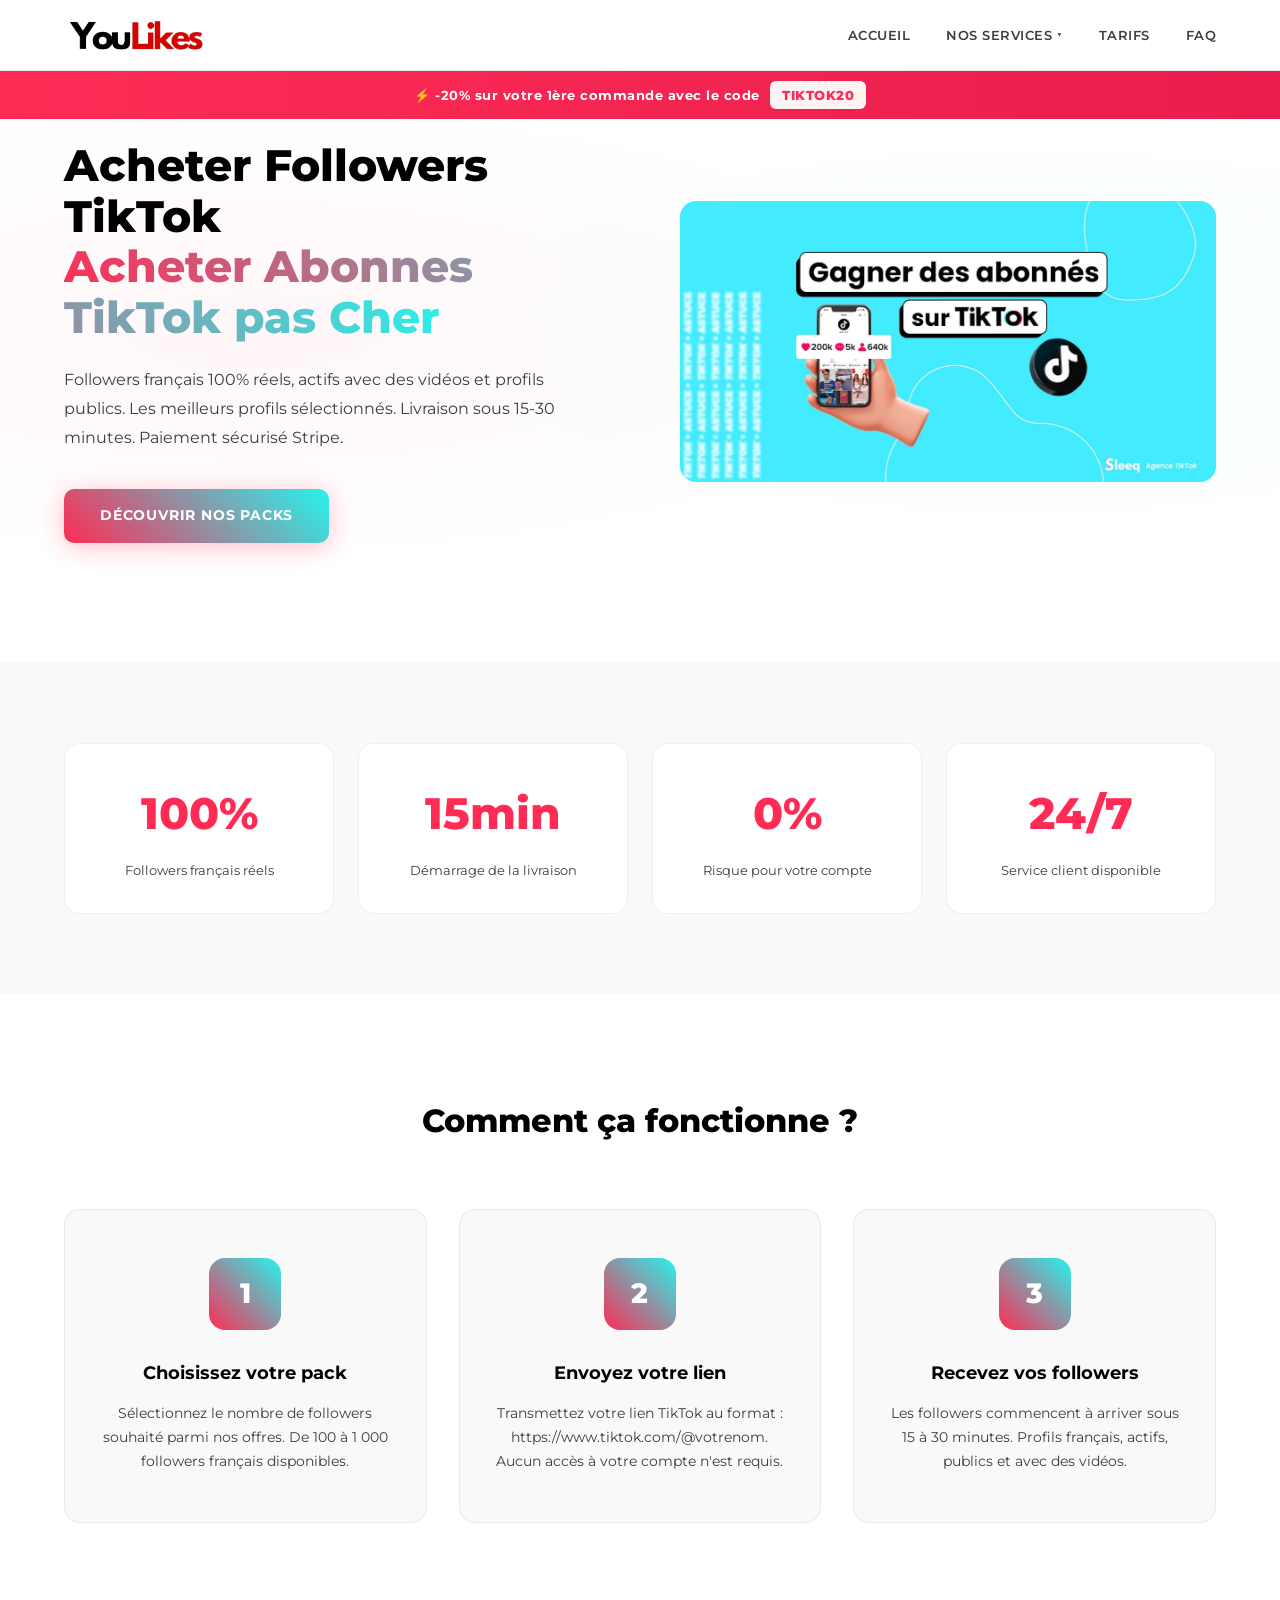
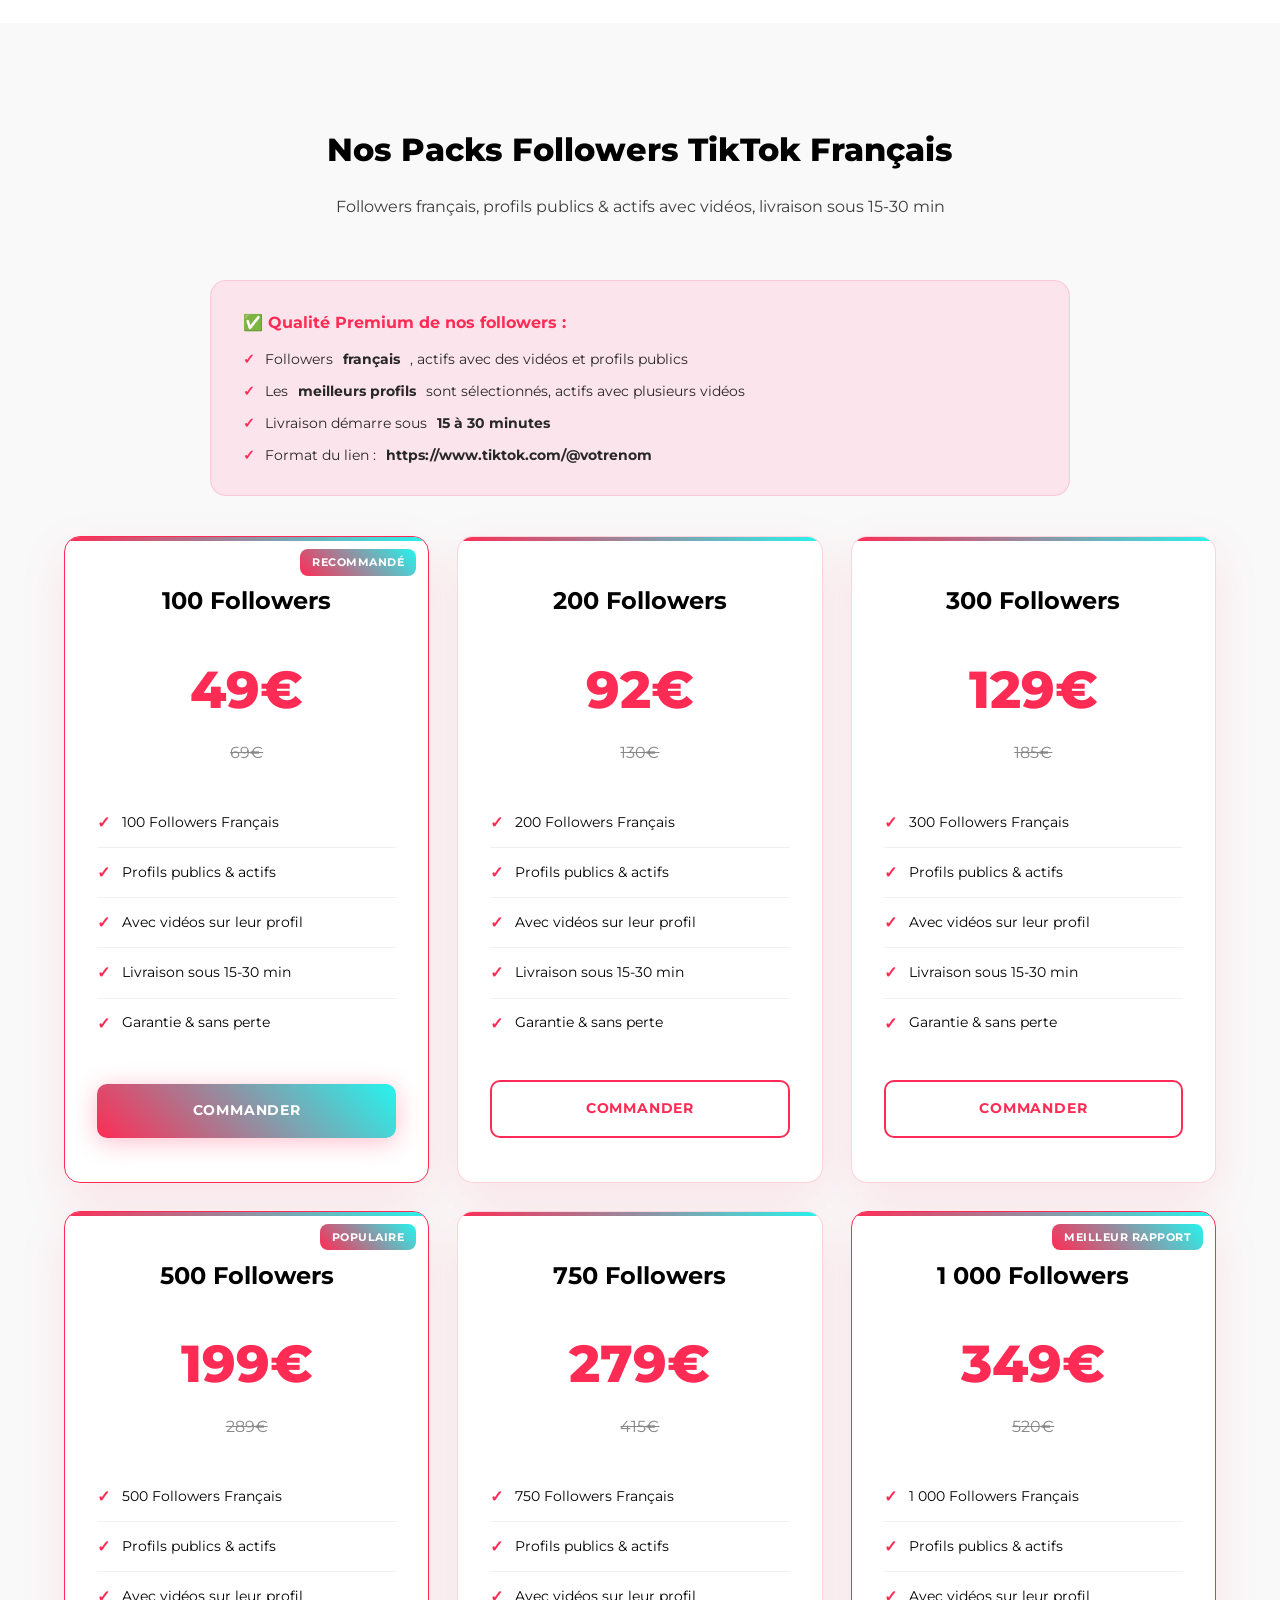
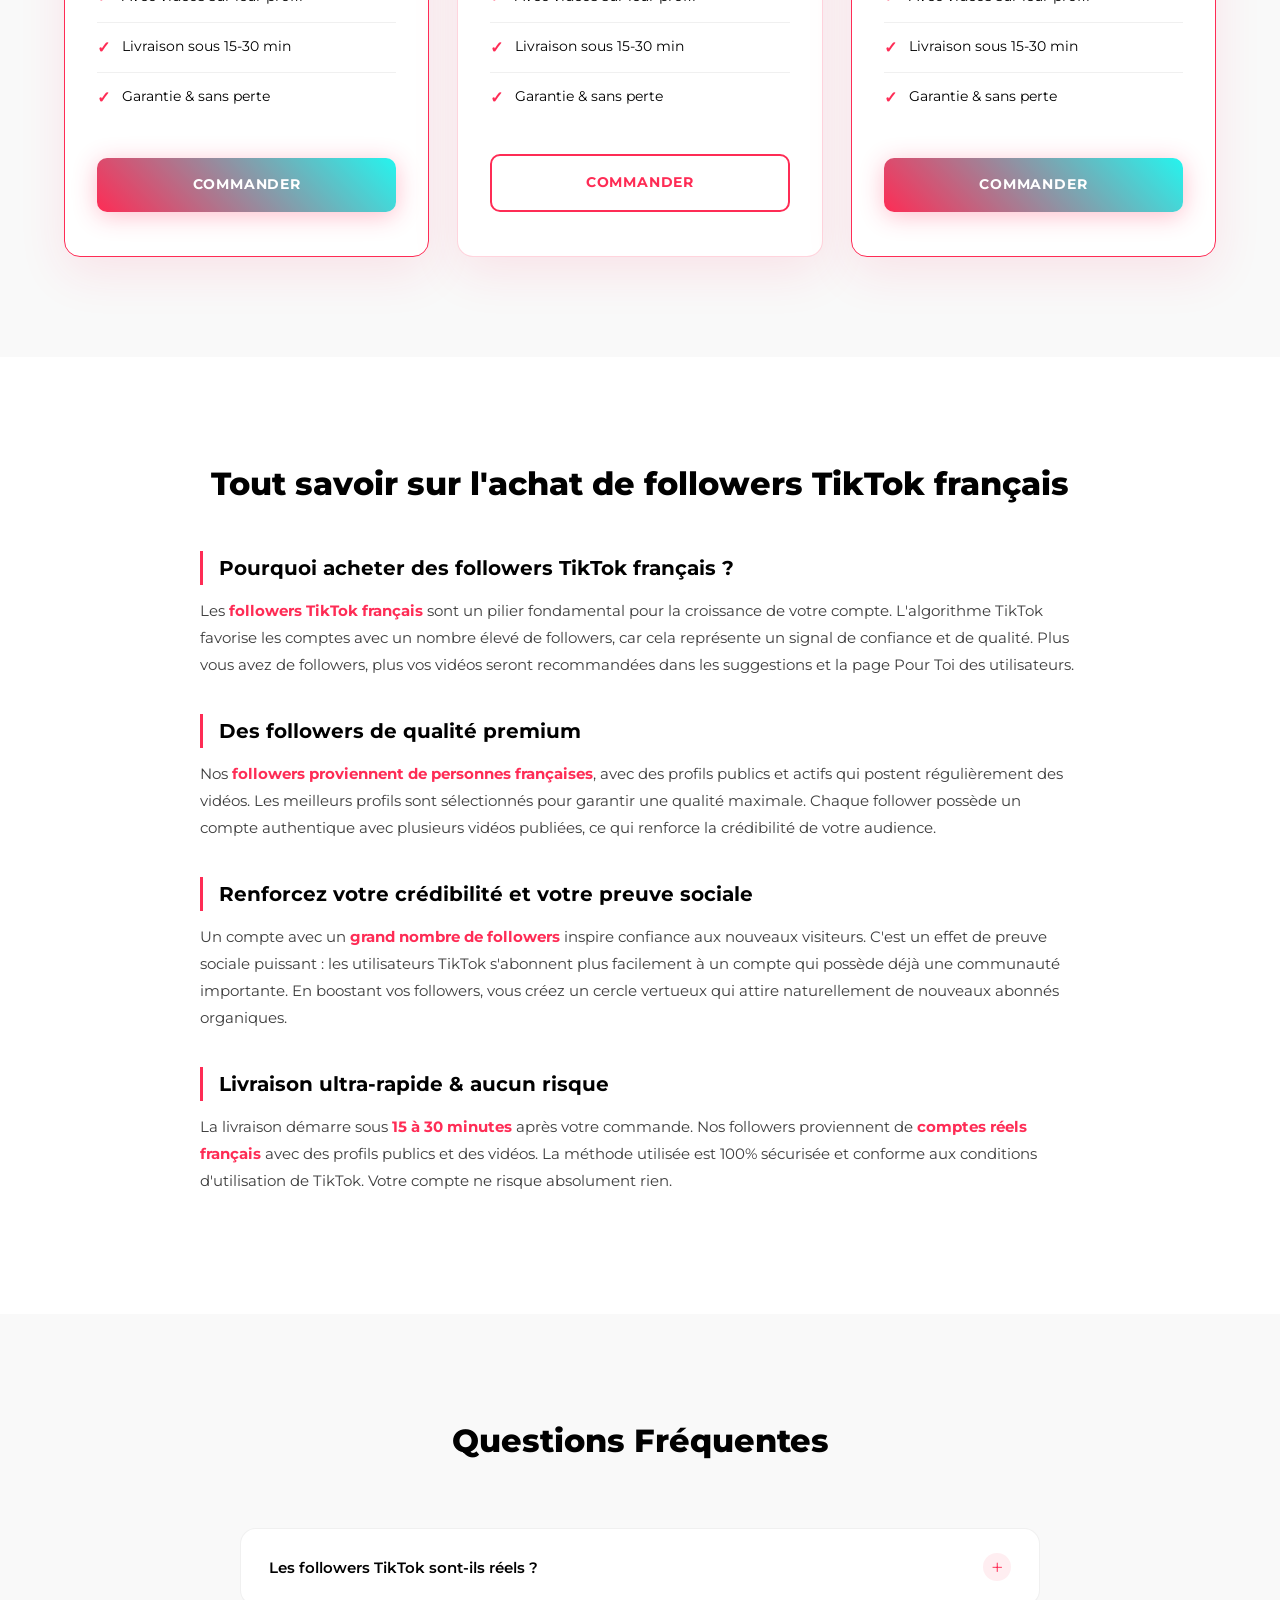
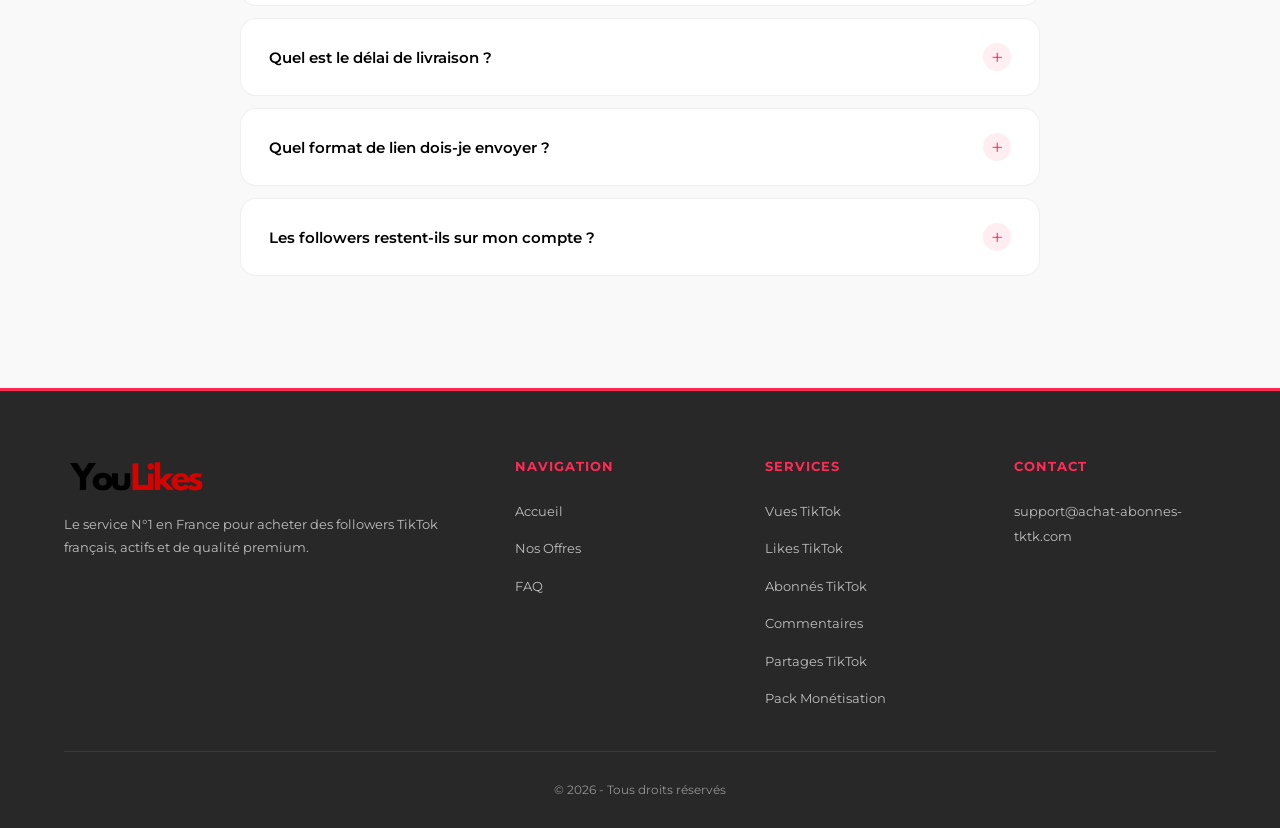
<file: acheter-followers-tiktok.html>
<!DOCTYPE html>
<html lang="fr">
<head>
    <meta charset="UTF-8">
    <meta name="viewport" content="width=device-width, initial-scale=1.0">
    <meta name="robots" content="index, follow">
    <title>Acheter Followers TikTok - Acheter Abonnes TikTok pas Cher</title>
    <meta name="description" content="Achetez des abonnes TikTok français 100% réels, actifs avec des videos et profils publics. Livraison sous 15 a 30 minutes. À partir de 49 euros les 100 followers.">
    <link rel="canonical" href="https://achat-abonnes-tktk.com/acheter-followers-tiktok.html"/>
    <link rel="alternate" hreflang="fr-FR" href="https://achat-abonnes-tktk.com/acheter-followers-tiktok.html"/>
    <link rel="alternate" hreflang="x-default" href="https://achat-abonnes-tktk.com/acheter-followers-tiktok.html"/>
    <meta property="og:type" content="website">
    <meta property="og:url" content="https://achat-abonnes-tktk.com/acheter-followers-tiktok.html">
    <meta property="og:title" content="Acheter des Abonnes TikTok">
    <meta property="og:description" content="Achetez des abonnes TikTok français 100% réels, actifs avec des videos et profils publics. Livraison sous 15 a 30 minutes. À partir de 49 euros les 100 followers.">
    <meta property="og:image" content="https://achat-abonnes-tktk.com/logo.png">
    <meta name="twitter:card" content="summary_large_image">
    <meta name="twitter:title" content="Acheter Followers TikTok">
    <meta name="twitter:description" content="Acheter abonnes tiktok français réels et actifs avec videos. Livraison sous 15-30 min. Achat abonnes tiktok sécurisé, meilleur site en France.">
    <meta name="twitter:image" content="https://achat-abonnes-tktk.com/logo.png">
    <link rel="preconnect" href="https://fonts.googleapis.com">
    <link rel="preconnect" href="https://fonts.gstatic.com" crossorigin>
    <link href="https://fonts.googleapis.com/css2?family=Montserrat:wght@400;500;600;700;800&display=swap" rel="stylesheet">
    <link rel="stylesheet" href="styles.css">
    <link rel="icon" type="image/x-icon" href="/favicon.ico">
    <link rel="apple-touch-icon" sizes="96x96" href="/logo/apple-icon-96x96.png">
    <link rel="icon" type="image/png" sizes="96x96" href="/logo/android-icon-96x96.png">
    <link rel="icon" type="image/png" sizes="32x32" href="/logo/android-icon-32x32.png">
    <meta name="msapplication-TileImage" content="/logo/ms-icon-96x96.png">
    <script type="application/ld+json">
    {
        "@context": "https://schema.org",
        "@graph": [
            {
                "@type": "FAQPage",
                "mainEntity": [
                    {
                        "@type": "Question",
                        "name": "Les abonnes TikTok sont-ils réels ?",
                        "acceptedAnswer": {
                            "@type": "Answer",
                            "text": "Oui, tous nos followers proviennent de personnes françaises, avec des profils publics et actifs avec des videos. Les meilleurs profils sont sélectionnés pour garantir une qualité maximale."
                        }
                    },
                    {
                        "@type": "Question",
                        "name": "Quel est le délai de livraison ?",
                        "acceptedAnswer": {
                            "@type": "Answer",
                            "text": "La livraison des followers démarre sous un délai de 15 a 30 minutes après la commande. Le délai complet dépend du volume commande."
                        }
                    },
                    {
                        "@type": "Question",
                        "name": "Quel format de lien dois-je envoyer ?",
                        "acceptedAnswer": {
                            "@type": "Answer",
                            "text": "Le format du lien doit impérativement ressembler a : https://www.tiktok.com/@votrenom. Aucun accès a votre compte n'est requis."
                        }
                    },
                    {
                        "@type": "Question",
                        "name": "Les followers restent-ils sur mon compte ?",
                        "acceptedAnswer": {
                            "@type": "Answer",
                            "text": "Oui, nos followers sont de haute qualité et restent sur votre compte de maniere durable. En cas de perte minime, nous offrons une garantie de remplacement."
                        }
                    }
                ]
            },
            {
                "@type": "Product",
                "name": "Acheter Abonnes TikTok",
                "description": "Acheter abonne tiktok et acheter des abonnes tiktok réels. Achat abonnes tiktok a partir de 89 euros. Acheter abonnes tiktok de qualité. Achat d abonnes tiktok sécurisé. Acheter followers tiktok garantis sans perte. Abonnes tiktok pas cher. Meilleur site pour acheter des abonnes tiktok. Acheter 1000 abonnes tiktok comme acheter 100000 abonnes tiktok selon vos besoins. Site pour acheter des abonnes tiktok en France.",
                "brand": {
                    "@type": "Brand",
                    "name": "TkTkBoost"
                },
                "image": "https://achat-abonnes-tktk.com/logo.png",
                "offers": {
                    "@type": "AggregateOffer",
                    "priceCurrency": "EUR",
                    "lowPrice": "49",
                    "highPrice": "349",
                    "offerCount": "6",
                    "availability": "https://schema.org/InStock"
                }
            },
            {
                "@type": "Organization",
                "name": "Achat Abonnes TikTok",
                "url": "https://achat-abonnes-tktk.com",
                "hasOfferCatalog": {
                    "@type": "OfferCatalog",
                    "name": "Nos services",
                    "itemListElement": [
                        {
                            "@type": "Offer",
                            "itemOffered": {
                                "@type": "Service",
                                "name": "acheter followers tiktok",
                                "url": "https://achat-abonnes-tktk.com/acheter-followers-tiktok.html"
                            }
                        }
                    ]
                }
            },
            {
                "@type": "ItemList",
                "name": "Offres",
                "itemListElement": [
                    {
                        "@type": "ListItem",
                        "position": 1,
                        "item": {
                            "@type": "Product",
                            "image": "https://achat-abonnes-tktk.com/logo.png",
                            "brand": {
                                "@type": "Brand",
                                "name": "Achat Abonnes TikTok"
                            },
                            "name": "100 Followers",
                            "description": "Pack 100 Followers.",
                            "offers": {
                                "@type": "Offer",
                                "availability": "https://schema.org/InStock",
                                "price": "49",
                                "priceCurrency": "EUR"
                            }
                        }
                    },
                    {
                        "@type": "ListItem",
                        "position": 2,
                        "item": {
                            "@type": "Product",
                            "image": "https://achat-abonnes-tktk.com/logo.png",
                            "brand": {
                                "@type": "Brand",
                                "name": "Achat Abonnes TikTok"
                            },
                            "name": "200 Followers",
                            "description": "Pack 200 Followers.",
                            "offers": {
                                "@type": "Offer",
                                "availability": "https://schema.org/InStock",
                                "price": "92",
                                "priceCurrency": "EUR"
                            }
                        }
                    },
                    {
                        "@type": "ListItem",
                        "position": 3,
                        "item": {
                            "@type": "Product",
                            "image": "https://achat-abonnes-tktk.com/logo.png",
                            "brand": {
                                "@type": "Brand",
                                "name": "Achat Abonnes TikTok"
                            },
                            "name": "300 Followers",
                            "description": "Pack 300 Followers.",
                            "offers": {
                                "@type": "Offer",
                                "availability": "https://schema.org/InStock",
                                "price": "129",
                                "priceCurrency": "EUR"
                            }
                        }
                    },
                    {
                        "@type": "ListItem",
                        "position": 4,
                        "item": {
                            "@type": "Product",
                            "image": "https://achat-abonnes-tktk.com/logo.png",
                            "brand": {
                                "@type": "Brand",
                                "name": "Achat Abonnes TikTok"
                            },
                            "name": "500 Followers",
                            "description": "Pack 500 Followers.",
                            "offers": {
                                "@type": "Offer",
                                "availability": "https://schema.org/InStock",
                                "price": "199",
                                "priceCurrency": "EUR"
                            }
                        }
                    },
                    {
                        "@type": "ListItem",
                        "position": 5,
                        "item": {
                            "@type": "Product",
                            "image": "https://achat-abonnes-tktk.com/logo.png",
                            "brand": {
                                "@type": "Brand",
                                "name": "Achat Abonnes TikTok"
                            },
                            "name": "750 Followers",
                            "description": "Pack 750 Followers.",
                            "offers": {
                                "@type": "Offer",
                                "availability": "https://schema.org/InStock",
                                "price": "279",
                                "priceCurrency": "EUR"
                            }
                        }
                    },
                    {
                        "@type": "ListItem",
                        "position": 6,
                        "item": {
                            "@type": "Product",
                            "image": "https://achat-abonnes-tktk.com/logo.png",
                            "brand": {
                                "@type": "Brand",
                                "name": "Achat Abonnes TikTok"
                            },
                            "name": "1 000 Followers",
                            "description": "Pack 1 000 Followers.",
                            "offers": {
                                "@type": "Offer",
                                "availability": "https://schema.org/InStock",
                                "price": "349",
                                "priceCurrency": "EUR"
                            }
                        }
                    }
                ]
            }
        ]
    }
    </script>
</head>
<body>
    <header class="header">
        <div class="container">
            <a href="https://achat-abonnes-tktk.com/" class="logo" title="TkTkBoost">
                <img src="logo.png" alt="TkTkBoost" title="TkTkBoost" class="logo-img" width="200" height="200">
            </a>
            <nav class="nav">
                <ul class="nav-list">
                    <li><a href="https://achat-abonnes-tktk.com/" class="nav-link" title="Accueil">Accueil</a></li>
                    <li class="nav-item dropdown">
                        <a href="#" class="nav-link" title="Nos Services">Nos Services <span class="dropdown-arrow">&#9660;</span></a>
                        <div class="dropdown-menu">
                            <a href="https://achat-abonnes-tktk.com/acheter-vue-tiktok.html" title="achat vue tiktok">Vues TikTok</a>
                            <a href="https://achat-abonnes-tktk.com/acheter-like-tiktok.html" title="acheter des likes tiktok">Likes TikTok</a>
                            <a href="https://achat-abonnes-tktk.com/acheter-followers-tiktok.html" title="acheter des abonnés tiktok">Abonnés TikTok</a>
                            <a href="https://achat-abonnes-tktk.com/acheter-commentaire-tiktok.html" title="acheter commentaires tiktok">Commentaires</a>
                            <a href="https://achat-abonnes-tktk.com/acheter-des-partages-tiktok.html" title="partages TikTok">Partages TikTok</a>
                            <a href="https://achat-abonnes-tktk.com/monetiser-tiktok.html" title="monétisation tiktok">Pack Monétisation</a>
                        </div>
                    </li>
                    <li><a href="#offres" class="nav-link" title="Tarifs">Tarifs</a></li>
                    <li><a href="#faq" class="nav-link" title="FAQ">FAQ</a></li>
                </ul>
            </nav>
            <button class="menu-toggle" aria-label="Menu">
                <span></span>
                <span></span>
                <span></span>
            </button>
        </div>
    </header>
    <div class="promo-bar">&#x26A1; -20% sur votre 1ère commande avec le code <span class="promo-code">TIKTOK20</span></div>

    <section id="accueil" class="hero">
        <div class="container">
            <div class="hero-content">
                <h1>Acheter Followers TikTok<br><span class="highlight">Acheter Abonnes TikTok pas Cher</span></h1>
                <p class="hero-subtitle">Followers français 100% réels, actifs avec des vidéos et profils publics. Les meilleurs profils sélectionnés. Livraison sous 15-30 minutes. Paiement sécurisé Stripe.</p>
                <a href="#offres" class="btn btn-primary" title="achat abonnes tiktok">Découvrir nos Packs</a>
            </div>
            <div class="hero-image">
                <img src="abonnes.webp" alt="acheter followers tiktok français" title="meilleur site pour acheter des abonnes tiktok" class="hero-img" loading="eager" width="1400" height="787">
            </div>
        </div>
    </section>

    <section class="stats">
        <div class="container">
            <div class="stat-card">
                <div class="stat-number" data-target="0" data-static="100%">100%</div>
                <p>Followers français réels</p>
            </div>
            <div class="stat-card">
                <div class="stat-number" data-target="0" data-static="15min">15min</div>
                <p>Démarrage de la livraison</p>
            </div>
            <div class="stat-card">
                <div class="stat-number" data-target="0" data-static="0%">0%</div>
                <p>Risque pour votre compte</p>
            </div>
            <div class="stat-card">
                <div class="stat-number" data-target="0" data-static="24/7">24/7</div>
                <p>Service client disponible</p>
            </div>
        </div>
    </section>

    <section class="how-it-works">
        <div class="container">
            <h2 class="section-title">Comment ça fonctionne ?</h2>
            <div class="steps">
                <div class="step">
                    <div class="step-icon">
                        <span>1</span>
                    </div>
                    <h3>Choisissez votre pack</h3>
                    <p>Sélectionnez le nombre de followers souhaité parmi nos offres. De 100 à 1 000 followers français disponibles.</p>
                </div>
                <div class="step">
                    <div class="step-icon">
                        <span>2</span>
                    </div>
                    <h3>Envoyez votre lien</h3>
                    <p>Transmettez votre lien TikTok au format : https://www.tiktok.com/@votrenom. Aucun accès à votre compte n'est requis.</p>
                </div>
                <div class="step">
                    <div class="step-icon">
                        <span>3</span>
                    </div>
                    <h3>Recevez vos followers</h3>
                    <p>Les followers commencent à arriver sous 15 à 30 minutes. Profils français, actifs, publics et avec des vidéos.</p>
                </div>
            </div>
        </div>
    </section>

    <section id="offres" class="pricing">
        <div class="container">
            <h2 class="section-title">Nos Packs Followers TikTok Français</h2>
            <p class="section-subtitle">Followers français, profils publics & actifs avec vidéos, livraison sous 15-30 min</p>
            <div style="max-width:860px;margin:0 auto 40px;background:#FCE4EC;border:1px solid rgba(254,44,85,0.15);border-radius:16px;padding:28px 32px;">
                <h3 style="font-size:16px;font-weight:700;color:#FE2C55;margin-bottom:12px;">&#9989; Qualité Premium de nos followers :</h3>
                <ul style="list-style:none;display:flex;flex-direction:column;gap:8px;">
                    <li style="font-size:14px;color:#282828;display:flex;align-items:center;gap:10px;"><span style="color:#FE2C55;font-weight:700;">&#10003;</span> Followers <strong>français</strong>, actifs avec des vidéos et profils publics</li>
                    <li style="font-size:14px;color:#282828;display:flex;align-items:center;gap:10px;"><span style="color:#FE2C55;font-weight:700;">&#10003;</span> Les <strong>meilleurs profils</strong> sont sélectionnés, actifs avec plusieurs vidéos</li>
                    <li style="font-size:14px;color:#282828;display:flex;align-items:center;gap:10px;"><span style="color:#FE2C55;font-weight:700;">&#10003;</span> Livraison démarre sous <strong>15 à 30 minutes</strong></li>
                    <li style="font-size:14px;color:#282828;display:flex;align-items:center;gap:10px;"><span style="color:#FE2C55;font-weight:700;">&#10003;</span> Format du lien : <strong>https://www.tiktok.com/@votrenom</strong></li>
                </ul>
            </div>
            <div class="pricing-cards" style="grid-template-columns: repeat(3, 1fr);">

                <div class="pricing-card featured">
                    <div class="pricing-badge">Recommandé</div>
                    <div class="pricing-header">
                        <h3>100 Followers</h3>
                    </div>
                    <div class="pricing-price">
                        <span class="price">49€</span>
                        <span class="old-price">69€</span>
                    </div>
                    <ul class="pricing-features">
                        <li><span class="check">&#10003;</span> 100 Followers Français</li>
                        <li><span class="check">&#10003;</span> Profils publics & actifs</li>
                        <li><span class="check">&#10003;</span> Avec vidéos sur leur profil</li>
                        <li><span class="check">&#10003;</span> Livraison sous 15-30 min</li>
                        <li><span class="check">&#10003;</span> Garantie & sans perte</li>
                    </ul>
                    <a href="https://buy.stripe.com/7sY3cv9lw4Gv3uu8206Na1C" class="btn btn-primary" title="Commander 100 followers TikTok" rel="noopener" target="_blank">Commander</a>
                </div>

                <div class="pricing-card">
                    <div class="pricing-header">
                        <h3>200 Followers</h3>
                    </div>
                    <div class="pricing-price">
                        <span class="price">92€</span>
                        <span class="old-price">130€</span>
                    </div>
                    <ul class="pricing-features">
                        <li><span class="check">&#10003;</span> 200 Followers Français</li>
                        <li><span class="check">&#10003;</span> Profils publics & actifs</li>
                        <li><span class="check">&#10003;</span> Avec vidéos sur leur profil</li>
                        <li><span class="check">&#10003;</span> Livraison sous 15-30 min</li>
                        <li><span class="check">&#10003;</span> Garantie & sans perte</li>
                    </ul>
                    <a href="https://buy.stripe.com/6oU8wPcxI2ynaWWaa86Na1A" class="btn btn-outline" title="Commander 200 followers TikTok" rel="noopener" target="_blank">Commander</a>
                </div>

                <div class="pricing-card">
                    <div class="pricing-header">
                        <h3>300 Followers</h3>
                    </div>
                    <div class="pricing-price">
                        <span class="price">129€</span>
                        <span class="old-price">185€</span>
                    </div>
                    <ul class="pricing-features">
                        <li><span class="check">&#10003;</span> 300 Followers Français</li>
                        <li><span class="check">&#10003;</span> Profils publics & actifs</li>
                        <li><span class="check">&#10003;</span> Avec vidéos sur leur profil</li>
                        <li><span class="check">&#10003;</span> Livraison sous 15-30 min</li>
                        <li><span class="check">&#10003;</span> Garantie & sans perte</li>
                    </ul>
                    <a href="https://buy.stripe.com/fZucN5eFQ8WLaWW8206Na1z" class="btn btn-outline" title="Commander 300 followers TikTok" rel="noopener" target="_blank">Commander</a>
                </div>

                <div class="pricing-card featured">
                    <div class="pricing-badge">Populaire</div>
                    <div class="pricing-header">
                        <h3>500 Followers</h3>
                    </div>
                    <div class="pricing-price">
                        <span class="price">199€</span>
                        <span class="old-price">289€</span>
                    </div>
                    <ul class="pricing-features">
                        <li><span class="check">&#10003;</span> 500 Followers Français</li>
                        <li><span class="check">&#10003;</span> Profils publics & actifs</li>
                        <li><span class="check">&#10003;</span> Avec vidéos sur leur profil</li>
                        <li><span class="check">&#10003;</span> Livraison sous 15-30 min</li>
                        <li><span class="check">&#10003;</span> Garantie & sans perte</li>
                    </ul>
                    <a href="https://buy.stripe.com/fZu6oH7do2ynd54dmk6Na1y" class="btn btn-primary" title="Commander 500 followers TikTok" rel="noopener" target="_blank">Commander</a>
                </div>

                <div class="pricing-card">
                    <div class="pricing-header">
                        <h3>750 Followers</h3>
                    </div>
                    <div class="pricing-price">
                        <span class="price">279€</span>
                        <span class="old-price">415€</span>
                    </div>
                    <ul class="pricing-features">
                        <li><span class="check">&#10003;</span> 750 Followers Français</li>
                        <li><span class="check">&#10003;</span> Profils publics & actifs</li>
                        <li><span class="check">&#10003;</span> Avec vidéos sur leur profil</li>
                        <li><span class="check">&#10003;</span> Livraison sous 15-30 min</li>
                        <li><span class="check">&#10003;</span> Garantie & sans perte</li>
                    </ul>
                    <a href="https://buy.stripe.com/eVqbJ1apA2ynaWWbec6Na1x" class="btn btn-outline" title="Commander 750 followers TikTok" rel="noopener" target="_blank">Commander</a>
                </div>

                <div class="pricing-card featured">
                    <div class="pricing-badge">Meilleur rapport</div>
                    <div class="pricing-header">
                        <h3>1 000 Followers</h3>
                    </div>
                    <div class="pricing-price">
                        <span class="price">349€</span>
                        <span class="old-price">520€</span>
                    </div>
                    <ul class="pricing-features">
                        <li><span class="check">&#10003;</span> 1 000 Followers Français</li>
                        <li><span class="check">&#10003;</span> Profils publics & actifs</li>
                        <li><span class="check">&#10003;</span> Avec vidéos sur leur profil</li>
                        <li><span class="check">&#10003;</span> Livraison sous 15-30 min</li>
                        <li><span class="check">&#10003;</span> Garantie & sans perte</li>
                    </ul>
                    <a href="https://buy.stripe.com/00weVd41c6OD2qqdmk6Na1B" class="btn btn-primary" title="Commander 1000 followers TikTok" rel="noopener" target="_blank">Commander</a>
                </div>

            </div>
        </div>
    </section>

    <section class="seo-content">
        <div class="container">
            <h2 class="section-title">Tout savoir sur l'achat de followers TikTok français</h2>
            <div class="seo-text">
                <h3>Pourquoi acheter des followers TikTok français ?</h3>
                <p>Les <strong>followers TikTok français</strong> sont un pilier fondamental pour la croissance de votre compte. L'algorithme TikTok favorise les comptes avec un nombre élevé de followers, car cela représente un signal de confiance et de qualité. Plus vous avez de followers, plus vos vidéos seront recommandées dans les suggestions et la page Pour Toi des utilisateurs.</p>

                <h3>Des followers de qualité premium</h3>
                <p>Nos <strong>followers proviennent de personnes françaises</strong>, avec des profils publics et actifs qui postent régulièrement des vidéos. Les meilleurs profils sont sélectionnés pour garantir une qualité maximale. Chaque follower possède un compte authentique avec plusieurs vidéos publiées, ce qui renforce la crédibilité de votre audience.</p>

                <h3>Renforcez votre crédibilité et votre preuve sociale</h3>
                <p>Un compte avec un <strong>grand nombre de followers</strong> inspire confiance aux nouveaux visiteurs. C'est un effet de preuve sociale puissant : les utilisateurs TikTok s'abonnent plus facilement à un compte qui possède déjà une communauté importante. En boostant vos followers, vous créez un cercle vertueux qui attire naturellement de nouveaux abonnés organiques.</p>

                <h3>Livraison ultra-rapide & aucun risque</h3>
                <p>La livraison démarre sous <strong>15 à 30 minutes</strong> après votre commande. Nos followers proviennent de <strong>comptes réels français</strong> avec des profils publics et des vidéos. La méthode utilisée est 100% sécurisée et conforme aux conditions d'utilisation de TikTok. Votre compte ne risque absolument rien.</p>
            </div>
        </div>
    </section>

    <section id="faq" class="faq">
        <div class="container">
            <h2 class="section-title">Questions Fréquentes</h2>
            <div class="faq-list">
                <div class="faq-item">
                    <button class="faq-question">
                        <span>Les followers TikTok sont-ils réels ?</span>
                        <span class="faq-icon">+</span>
                    </button>
                    <div class="faq-answer">
                        <p>Oui, tous nos followers proviennent de personnes françaises avec des profils publics et actifs. Les meilleurs profils sont sélectionnés : ils sont actifs avec plusieurs vidéos publiées sur leur compte.</p>
                    </div>
                </div>
                <div class="faq-item">
                    <button class="faq-question">
                        <span>Quel est le délai de livraison ?</span>
                        <span class="faq-icon">+</span>
                    </button>
                    <div class="faq-answer">
                        <p>La livraison des followers démarre sous un délai de <strong>15 à 30 minutes</strong> après la commande. Les followers arrivent progressivement pour un résultat naturel.</p>
                    </div>
                </div>
                <div class="faq-item">
                    <button class="faq-question">
                        <span>Quel format de lien dois-je envoyer ?</span>
                        <span class="faq-icon">+</span>
                    </button>
                    <div class="faq-answer">
                        <p>Le format du lien doit impérativement ressembler à : <strong>https://www.tiktok.com/@votrenom</strong> (exemple : https://www.tiktok.com/@selenagomez). Aucun accès à votre compte n'est requis.</p>
                    </div>
                </div>
                <div class="faq-item">
                    <button class="faq-question">
                        <span>Les followers restent-ils sur mon compte ?</span>
                        <span class="faq-icon">+</span>
                    </button>
                    <div class="faq-answer">
                        <p>Oui, nos followers sont de haute qualité et restent sur votre compte de manière durable. En cas de perte minime, nous offrons une garantie de remplacement.</p>
                    </div>
                </div>
            </div>
        </div>
    </section>

    <footer class="footer">
        <div class="container">
            <div class="footer-content">
                <div class="footer-brand">
                    <a href="https://achat-abonnes-tktk.com/" class="logo" title="TkTkBoost">
                        <img src="logo.png" alt="TkTkBoost" title="TkTkBoost" class="logo-img" width="200" height="200">
                    </a>
                    <p>Le service N°1 en France pour acheter des followers TikTok français, actifs et de qualité premium.</p>
                </div>
                <div class="footer-links">
                    <h4>Navigation</h4>
                    <ul>
                        <li><a href="https://achat-abonnes-tktk.com/" title="Accueil">Accueil</a></li>
                        <li><a href="#offres" title="Nos Offres">Nos Offres</a></li>
                        <li><a href="#faq" title="FAQ">FAQ</a></li>
                    </ul>
                </div>
                <div class="footer-links">
                    <h4>Services</h4>
                    <ul>
                        <li><a href="https://achat-abonnes-tktk.com/acheter-vue-tiktok.html" title="acheter vues tiktok">Vues TikTok</a></li>
                        <li><a href="https://achat-abonnes-tktk.com/acheter-like-tiktok.html" title="acheter likes tiktok">Likes TikTok</a></li>
                        <li><a href="https://achat-abonnes-tktk.com/acheter-followers-tiktok.html" title="acheter des abonnes tiktok">Abonnés TikTok</a></li>
                        <li><a href="https://achat-abonnes-tktk.com/acheter-commentaire-tiktok.html" title="acheter commentaire tiktok">Commentaires</a></li>
                        <li><a href="https://achat-abonnes-tktk.com/acheter-des-partages-tiktok.html" title="partages TikTok">Partages TikTok</a></li>
                        <li><a href="https://achat-abonnes-tktk.com/monetiser-tiktok.html" title="monétiser son compte tiktok">Pack Monétisation</a></li>
                    </ul>
                </div>
                <div class="footer-links">
                    <h4>Contact</h4>
                    <ul>
                        <li><a href="mailto:support@achat-abonnes-tktk.com" title="support@achat-abonnes-tktk.com">support@achat-abonnes-tktk.com</a></li>
                    </ul>
                </div>
            </div>
            <div class="footer-bottom">
                <p>&copy; 2026 - Tous droits réservés</p>
            </div>
        </div>
    </footer>

    <script>
        document.addEventListener('DOMContentLoaded', function() {

            const menuToggle = document.querySelector('.menu-toggle');
            const nav = document.querySelector('.nav');

            if (menuToggle && nav) {
                menuToggle.addEventListener('click', function(e) {
                    e.stopPropagation();
                    nav.classList.toggle('active');
                    menuToggle.classList.toggle('active');
                });

                document.addEventListener('click', function(e) {
                    if (!nav.contains(e.target) && !menuToggle.contains(e.target)) {
                        nav.classList.remove('active');
                        menuToggle.classList.remove('active');
                        document.querySelectorAll('.nav-item.dropdown').forEach(d => d.classList.remove('active'));
                    }
                });

                const navLinks = document.querySelectorAll('.nav-link:not(.nav-item.dropdown > .nav-link)');
                navLinks.forEach(link => {
                    link.addEventListener('click', function() {
                        nav.classList.remove('active');
                        menuToggle.classList.remove('active');
                    });
                });
            }

            const dropdowns = document.querySelectorAll('.nav-item.dropdown');
            dropdowns.forEach(dropdown => {
                const dropdownLink = dropdown.querySelector('.nav-link');
                dropdownLink.addEventListener('click', function(e) {
                    if (window.innerWidth <= 768) {
                        e.preventDefault();
                        dropdown.classList.toggle('active');
                    }
                });
            });

            const dropdownMenuLinks = document.querySelectorAll('.dropdown-menu a');
            dropdownMenuLinks.forEach(link => {
                link.addEventListener('click', function() {
                    if (window.innerWidth <= 768) {
                        const nav = document.querySelector('.nav');
                        const menuToggle = document.querySelector('.menu-toggle');
                        nav.classList.remove('active');
                        menuToggle.classList.remove('active');
                        document.querySelectorAll('.nav-item.dropdown').forEach(d => d.classList.remove('active'));
                    }
                });
            });

            const anchorLinks = document.querySelectorAll('a[href^="#"]');
            anchorLinks.forEach(link => {
                link.addEventListener('click', function(e) {
                    e.preventDefault();
                    const targetId = this.getAttribute('href');
                    const targetElement = document.querySelector(targetId);
                    if (targetElement) {
                        const headerHeight = document.querySelector('.header').offsetHeight;
                        const targetPosition = targetElement.offsetTop - headerHeight;
                        window.scrollTo({ top: targetPosition, behavior: 'smooth' });
                    }
                });
            });

            const faqItems = document.querySelectorAll('.faq-item');
            faqItems.forEach(item => {
                const question = item.querySelector('.faq-question');
                question.addEventListener('click', function() {
                    faqItems.forEach(otherItem => {
                        if (otherItem !== item && otherItem.classList.contains('active')) {
                            otherItem.classList.remove('active');
                        }
                    });
                    item.classList.toggle('active');
                });
            });

            const animateElements = document.querySelectorAll('.stat-card, .step, .pricing-card, .faq-item');
            const observerOptions = { threshold: 0.1, rootMargin: '0px 0px -50px 0px' };
            const observer = new IntersectionObserver(function(entries) {
                entries.forEach(entry => {
                    if (entry.isIntersecting) {
                        entry.target.style.opacity = '1';
                        entry.target.style.transform = 'translateY(0)';
                    }
                });
            }, observerOptions);

            animateElements.forEach(element => {
                element.style.opacity = '0';
                element.style.transform = 'translateY(30px)';
                element.style.transition = 'opacity 0.6s ease, transform 0.6s ease';
                observer.observe(element);
            });

            const statNumbers = document.querySelectorAll('.stat-number');
            let animated = false;
            function animateCounters() {
                if (animated) return;
                statNumbers.forEach(stat => {
                    const staticText = stat.getAttribute('data-static');
                    if (staticText) { stat.textContent = staticText; return; }
                    const target = parseInt(stat.getAttribute('data-target') || stat.textContent);
                    const suffix = stat.getAttribute('data-suffix') || '%';
                    if (isNaN(target) || target <= 0) return;
                    let current = 0;
                    const increment = target / 50;
                    const duration = 2000;
                    const stepTime = duration / 50;
                    const counter = setInterval(() => {
                        current += increment;
                        if (current >= target) { stat.textContent = target + suffix; clearInterval(counter); }
                        else { stat.textContent = Math.floor(current) + suffix; }
                    }, stepTime);
                });
                animated = true;
            }
            const statsSection = document.querySelector('.stats');
            if (statsSection) {
                const statsObserver = new IntersectionObserver((entries) => {
                    entries.forEach(entry => { if (entry.isIntersecting) { animateCounters(); } });
                }, { threshold: 0.5 });
                statsObserver.observe(statsSection);
            }

        });
    </script>
</body>
</html>
</file>
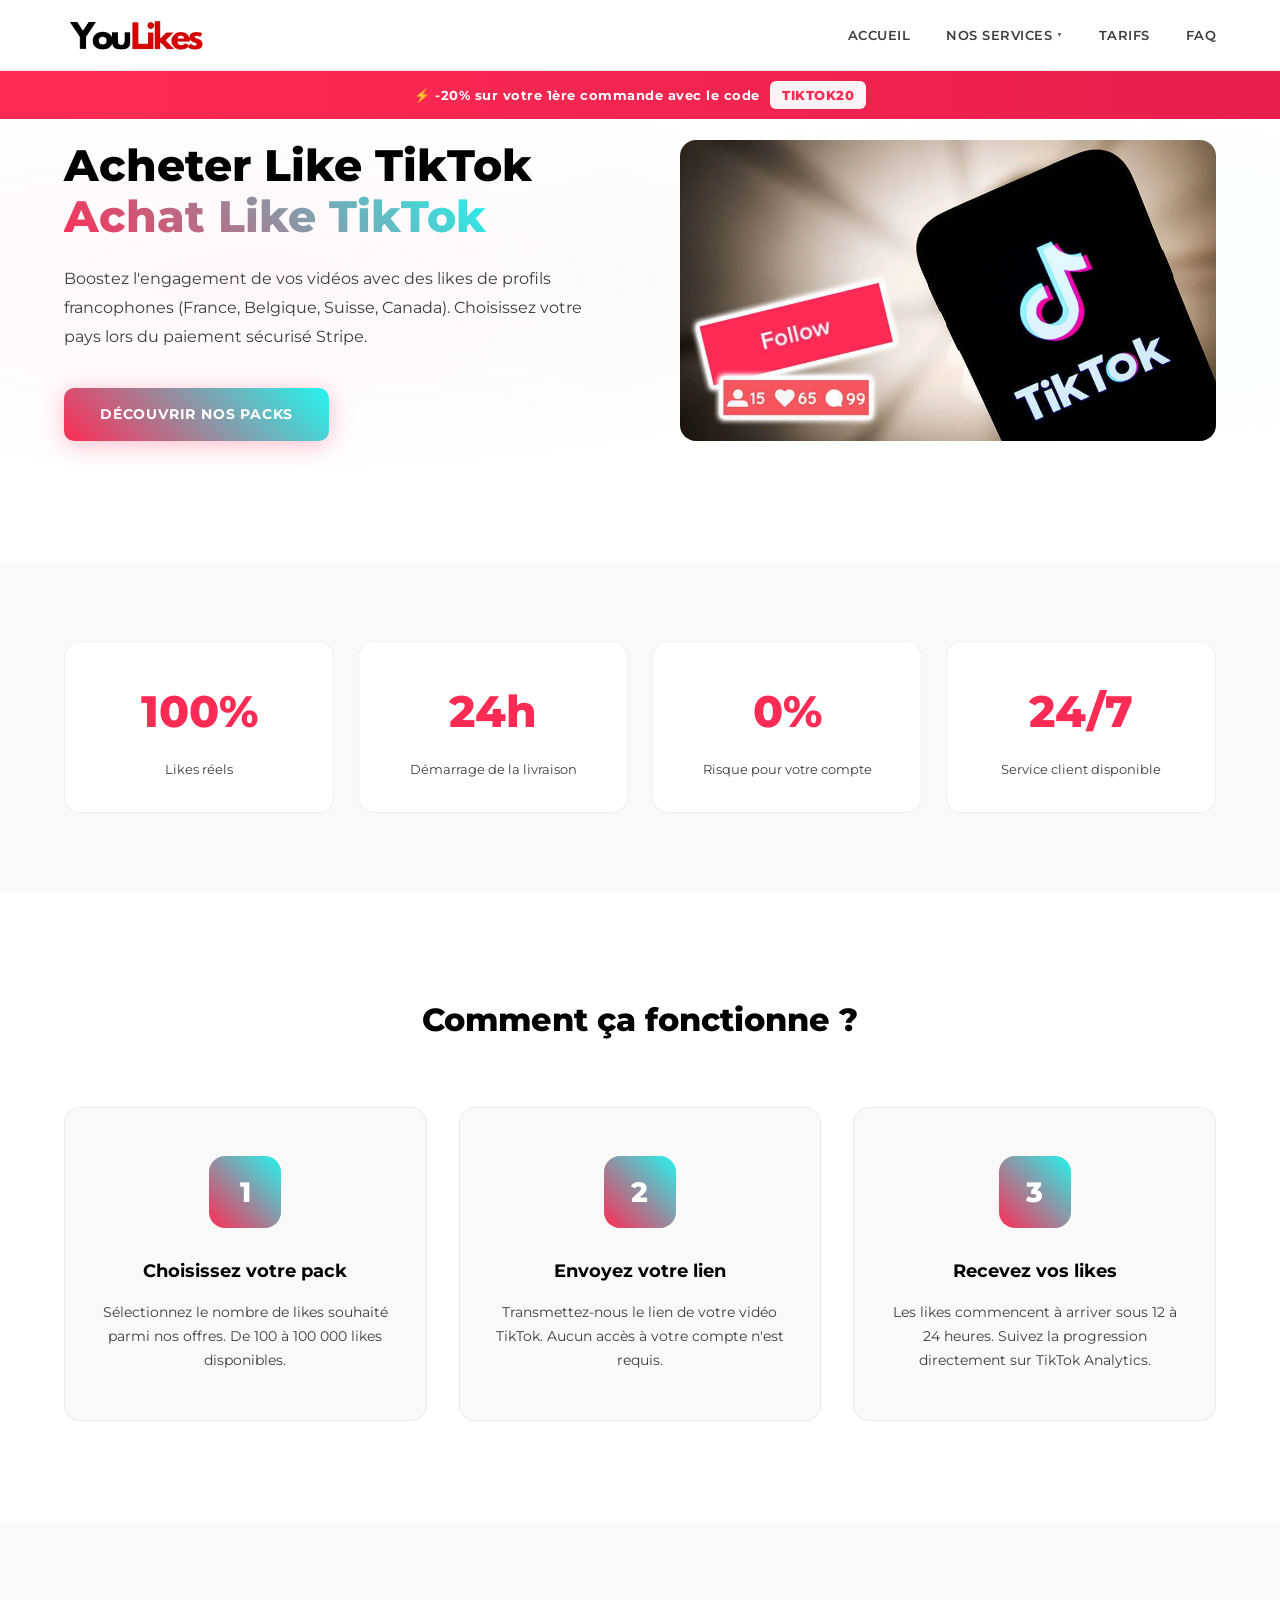
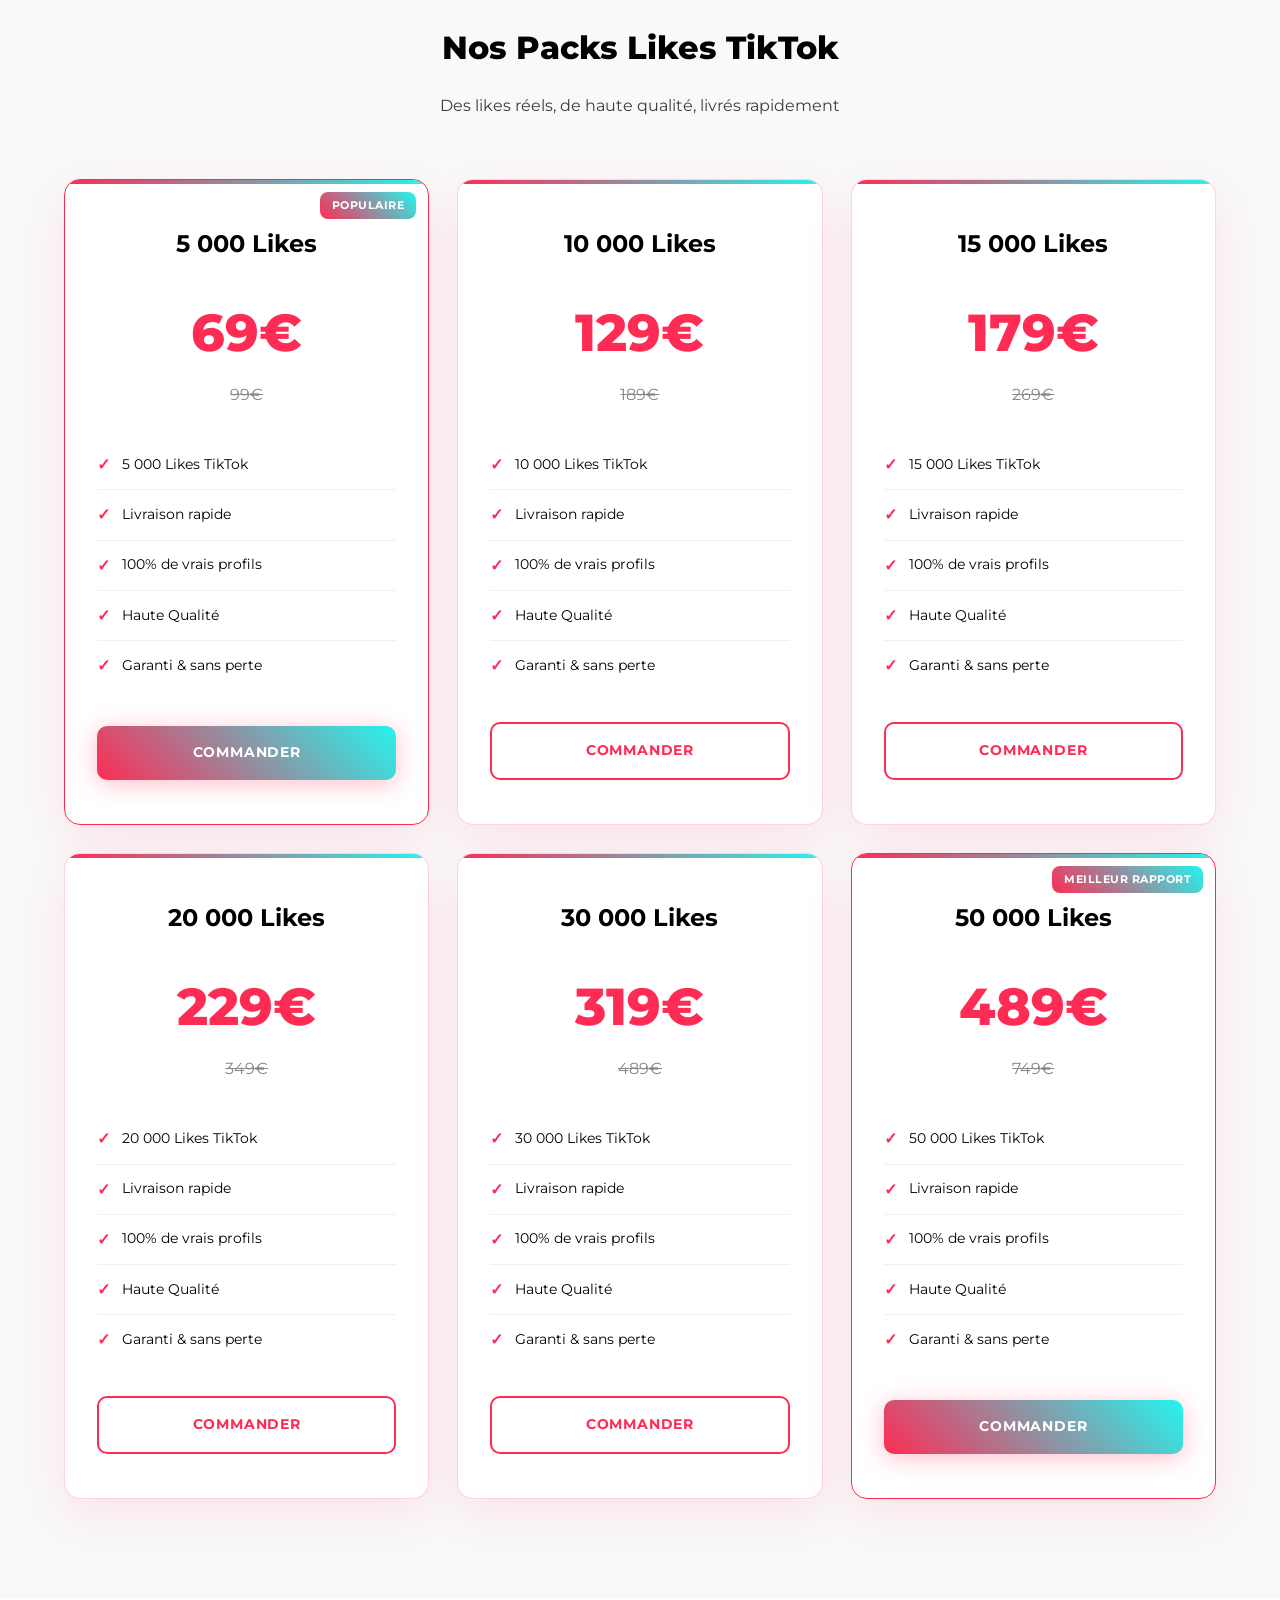
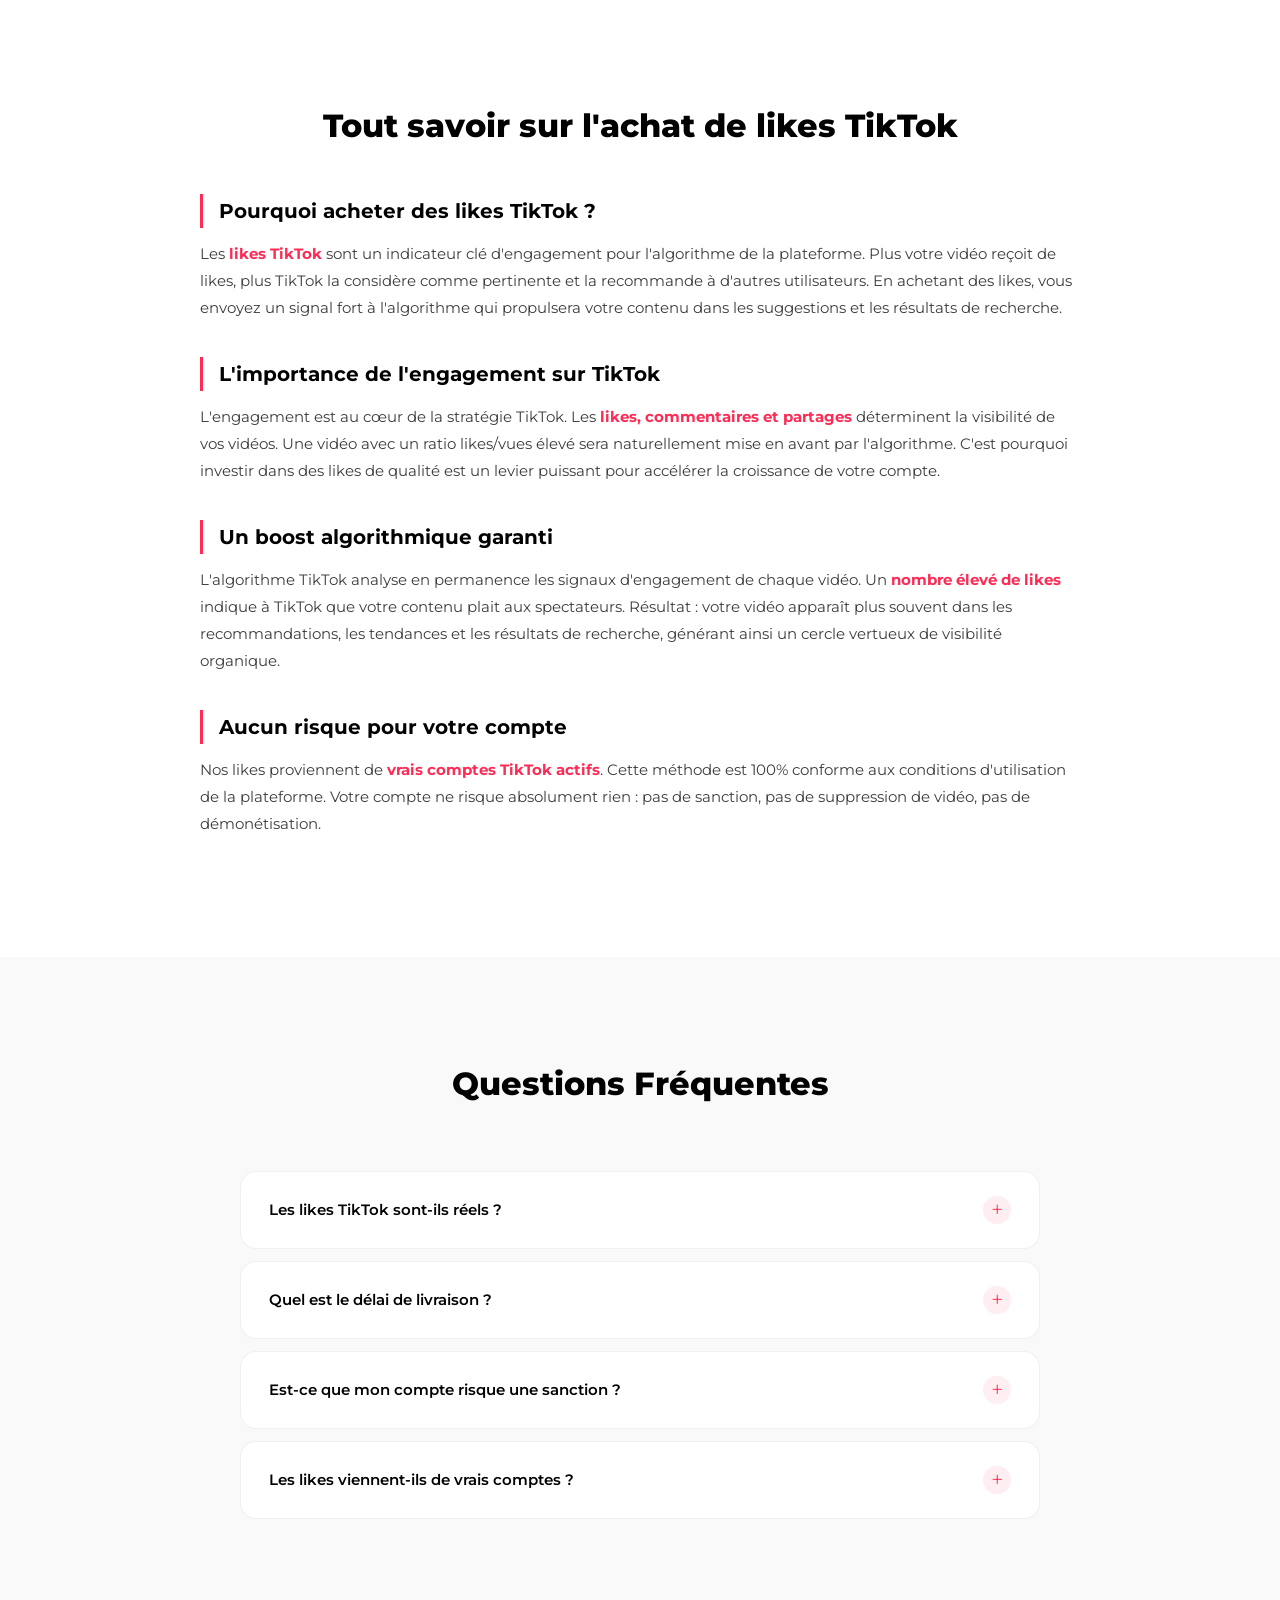
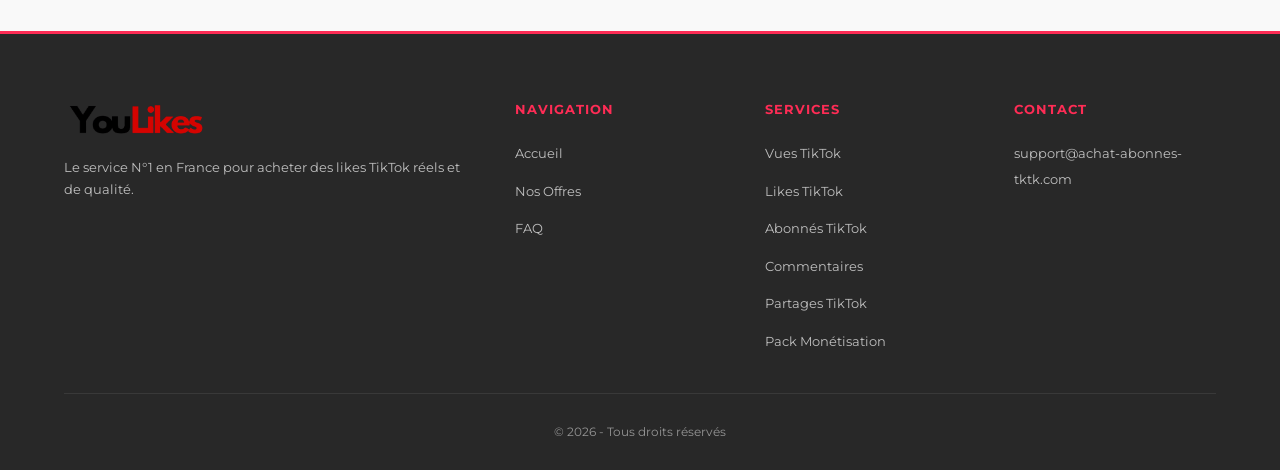
<file: acheter-like-tiktok.html>
<!DOCTYPE html>
<html lang="fr">
<head>
    <meta charset="UTF-8">
    <meta name="viewport" content="width=device-width, initial-scale=1.0">
    <meta name="robots" content="index, follow">
    <title>Acheter Like TikTok - Achat Like TikTok</title>
    <meta name="description" content="Achetez des likes TikTok 100% réels et de haute qualité. Livraison rapide, sans risque pour votre compte. À partir de 69 euros les 5000 likes.">
    <link rel="canonical" href="https://achat-abonnes-tktk.com/acheter-like-tiktok.html"/>
    <link rel="alternate" hreflang="fr-FR" href="https://achat-abonnes-tktk.com/acheter-like-tiktok.html"/>
    <link rel="alternate" hreflang="x-default" href="https://achat-abonnes-tktk.com/acheter-like-tiktok.html"/>
    <meta property="og:type" content="website">
    <meta property="og:url" content="https://achat-abonnes-tktk.com/acheter-like-tiktok.html">
    <meta property="og:title" content="Acheter Likes TikTok">
    <meta property="og:description" content="Achetez des likes TikTok 100% réels et de haute qualité. Boostez l'engagement de vos videos, livraison rapide et sans risque. À partir de 69 euros les 5000 likes.">
    <meta property="og:image" content="https://achat-abonnes-tktk.com/logo.png">
    <meta name="twitter:card" content="summary_large_image">
    <meta name="twitter:title" content="Achat Like TikTok">
    <meta name="twitter:description" content="Acheter des likes tiktok réels. Achat like tiktok sécurisé. Acheter likes tiktok a partir de 69 euros les 5000 likes, livraison rapide et sans risque.">
    <meta name="twitter:image" content="https://achat-abonnes-tktk.com/logo.png">
    <link rel="preconnect" href="https://fonts.googleapis.com">
    <link rel="preconnect" href="https://fonts.gstatic.com" crossorigin>
    <link href="https://fonts.googleapis.com/css2?family=Montserrat:wght@400;500;600;700;800&display=swap" rel="stylesheet">
    <link rel="stylesheet" href="styles.css">
    <link rel="icon" type="image/x-icon" href="/favicon.ico">
    <link rel="apple-touch-icon" sizes="96x96" href="/logo/apple-icon-96x96.png">
    <link rel="icon" type="image/png" sizes="96x96" href="/logo/android-icon-96x96.png">
    <link rel="icon" type="image/png" sizes="32x32" href="/logo/android-icon-32x32.png">
    <meta name="msapplication-TileImage" content="/logo/ms-icon-96x96.png">
    <script type="application/ld+json">
    {
        "@context": "https://schema.org",
        "@graph": [
            {
                "@type": "FAQPage",
                "mainEntity": [
                    {
                        "@type": "Question",
                        "name": "Les likes TikTok sont-ils réels ?",
                        "acceptedAnswer": {
                            "@type": "Answer",
                            "text": "Oui, tous nos likes proviennent de comptes réels et actifs. Ils sont 100% sécurisés et conformes aux conditions d'utilisation de TikTok."
                        }
                    },
                    {
                        "@type": "Question",
                        "name": "Quel est le délai de livraison ?",
                        "acceptedAnswer": {
                            "@type": "Answer",
                            "text": "La livraison démarre sous 12 a 24 heures après la commande. Le délai complet dépend du volume commande, de 12h pour 100 likes a 12 jours pour 100 000 likes."
                        }
                    },
                    {
                        "@type": "Question",
                        "name": "Est-ce que mon compte risque une sanction ?",
                        "acceptedAnswer": {
                            "@type": "Answer",
                            "text": "Non, nos likes proviennent de vrais comptes actifs. C'est une méthode sure et naturelle. Aucun risque pour votre compte."
                        }
                    },
                    {
                        "@type": "Question",
                        "name": "Les likes viennent-ils de vrais comptes ?",
                        "acceptedAnswer": {
                            "@type": "Answer",
                            "text": "Oui, tous nos likes proviennent exclusivement de vrais comptes TikTok actifs avec des profils verifies."
                        }
                    }
                ]
            },
            {
                "@type": "Product",
                "name": "Acheter Likes TikTok",
                "description": "Acheter des likes tiktok 100% réels et de haute qualité. Acheter likes tiktok a partir de 69 euros les 5000 likes. Achat like tiktok sécurisé. Acheter des like tiktok livraison rapide. Achat de like tiktok sans risque pour votre compte.",
                "brand": {
                    "@type": "Brand",
                    "name": "TkTkBoost"
                },
                "image": "https://achat-abonnes-tktk.com/logo.png",
                "offers": {
                    "@type": "AggregateOffer",
                    "priceCurrency": "EUR",
                    "lowPrice": "69",
                    "highPrice": "489",
                    "offerCount": "6",
                    "availability": "https://schema.org/InStock"
                }
            },
            {
                "@type": "Organization",
                "name": "Achat Abonnes TikTok",
                "url": "https://achat-abonnes-tktk.com",
                "hasOfferCatalog": {
                    "@type": "OfferCatalog",
                    "name": "Nos services",
                    "itemListElement": [
                        {
                            "@type": "Offer",
                            "itemOffered": {
                                "@type": "Service",
                                "name": "acheter like tiktok",
                                "url": "https://achat-abonnes-tktk.com/acheter-like-tiktok.html"
                            }
                        }
                    ]
                }
            },
            {
                "@type": "ItemList",
                "name": "Offres",
                "itemListElement": [
                    {
                        "@type": "ListItem",
                        "position": 1,
                        "item": {
                            "@type": "Product",
                            "image": "https://achat-abonnes-tktk.com/logo.png",
                            "brand": {
                                "@type": "Brand",
                                "name": "Achat Abonnes TikTok"
                            },
                            "name": "5 000 Likes",
                            "description": "Pack 5 000 Likes.",
                            "offers": {
                                "@type": "Offer",
                                "availability": "https://schema.org/InStock",
                                "price": "69",
                                "priceCurrency": "EUR"
                            }
                        }
                    },
                    {
                        "@type": "ListItem",
                        "position": 2,
                        "item": {
                            "@type": "Product",
                            "image": "https://achat-abonnes-tktk.com/logo.png",
                            "brand": {
                                "@type": "Brand",
                                "name": "Achat Abonnes TikTok"
                            },
                            "name": "10 000 Likes",
                            "description": "Pack 10 000 Likes.",
                            "offers": {
                                "@type": "Offer",
                                "availability": "https://schema.org/InStock",
                                "price": "129",
                                "priceCurrency": "EUR"
                            }
                        }
                    },
                    {
                        "@type": "ListItem",
                        "position": 3,
                        "item": {
                            "@type": "Product",
                            "image": "https://achat-abonnes-tktk.com/logo.png",
                            "brand": {
                                "@type": "Brand",
                                "name": "Achat Abonnes TikTok"
                            },
                            "name": "15 000 Likes",
                            "description": "Pack 15 000 Likes.",
                            "offers": {
                                "@type": "Offer",
                                "availability": "https://schema.org/InStock",
                                "price": "179",
                                "priceCurrency": "EUR"
                            }
                        }
                    },
                    {
                        "@type": "ListItem",
                        "position": 4,
                        "item": {
                            "@type": "Product",
                            "image": "https://achat-abonnes-tktk.com/logo.png",
                            "brand": {
                                "@type": "Brand",
                                "name": "Achat Abonnes TikTok"
                            },
                            "name": "20 000 Likes",
                            "description": "Pack 20 000 Likes.",
                            "offers": {
                                "@type": "Offer",
                                "availability": "https://schema.org/InStock",
                                "price": "229",
                                "priceCurrency": "EUR"
                            }
                        }
                    },
                    {
                        "@type": "ListItem",
                        "position": 5,
                        "item": {
                            "@type": "Product",
                            "image": "https://achat-abonnes-tktk.com/logo.png",
                            "brand": {
                                "@type": "Brand",
                                "name": "Achat Abonnes TikTok"
                            },
                            "name": "30 000 Likes",
                            "description": "Pack 30 000 Likes.",
                            "offers": {
                                "@type": "Offer",
                                "availability": "https://schema.org/InStock",
                                "price": "319",
                                "priceCurrency": "EUR"
                            }
                        }
                    },
                    {
                        "@type": "ListItem",
                        "position": 6,
                        "item": {
                            "@type": "Product",
                            "image": "https://achat-abonnes-tktk.com/logo.png",
                            "brand": {
                                "@type": "Brand",
                                "name": "Achat Abonnes TikTok"
                            },
                            "name": "50 000 Likes",
                            "description": "Pack 50 000 Likes.",
                            "offers": {
                                "@type": "Offer",
                                "availability": "https://schema.org/InStock",
                                "price": "489",
                                "priceCurrency": "EUR"
                            }
                        }
                    }
                ]
            }
        ]
    }
    </script>
</head>
<body>
    <header class="header">
        <div class="container">
            <a href="https://achat-abonnes-tktk.com/" class="logo" title="TkTkBoost">
                <img src="logo.png" alt="TkTkBoost" title="TkTkBoost" class="logo-img" width="200" height="200">
            </a>
            <nav class="nav">
                <ul class="nav-list">
                    <li><a href="https://achat-abonnes-tktk.com/" class="nav-link" title="Accueil">Accueil</a></li>
                    <li class="nav-item dropdown">
                        <a href="#" class="nav-link" title="Nos Services">Nos Services <span class="dropdown-arrow">&#9660;</span></a>
                        <div class="dropdown-menu">
                            <a href="https://achat-abonnes-tktk.com/acheter-vue-tiktok.html" title="achat vue tiktok">Vues TikTok</a>
                            <a href="https://achat-abonnes-tktk.com/acheter-like-tiktok.html" title="acheter des likes tiktok">Likes TikTok</a>
                            <a href="https://achat-abonnes-tktk.com/acheter-followers-tiktok.html" title="acheter des abonnés tiktok">Abonnés TikTok</a>
                            <a href="https://achat-abonnes-tktk.com/acheter-commentaire-tiktok.html" title="acheter commentaires tiktok">Commentaires</a>
                            <a href="https://achat-abonnes-tktk.com/acheter-des-partages-tiktok.html" title="partages TikTok">Partages TikTok</a>
                            <a href="https://achat-abonnes-tktk.com/monetiser-tiktok.html" title="monétisation tiktok">Pack Monétisation</a>
                        </div>
                    </li>
                    <li><a href="#offres" class="nav-link" title="Tarifs">Tarifs</a></li>
                    <li><a href="#faq" class="nav-link" title="FAQ">FAQ</a></li>
                </ul>
            </nav>
            <button class="menu-toggle" aria-label="Menu">
                <span></span>
                <span></span>
                <span></span>
            </button>
        </div>
    </header>
    <div class="promo-bar">&#x26A1; -20% sur votre 1ère commande avec le code <span class="promo-code">TIKTOK20</span></div>

    <section id="accueil" class="hero">
        <div class="container">
            <div class="hero-content">
                <h1>Acheter Like TikTok<br><span class="highlight">Achat Like TikTok</span></h1>
                <p class="hero-subtitle">Boostez l'engagement de vos vidéos avec des likes de profils francophones (France, Belgique, Suisse, Canada). Choisissez votre pays lors du paiement sécurisé Stripe.</p>
                <a href="#offres" class="btn btn-primary" title="acheter likes tiktok">Découvrir nos Packs</a>
            </div>
            <div class="hero-image">
                <img src="like.webp" alt="acheter likes tiktok" title="acheter des like tiktok" class="hero-img" loading="eager" width="1200" height="800">
            </div>
        </div>
    </section>

    <section class="stats">
        <div class="container">
            <div class="stat-card">
                <div class="stat-number" data-target="0" data-static="100%">100%</div>
                <p>Likes réels</p>
            </div>
            <div class="stat-card">
                <div class="stat-number" data-target="0" data-static="24h">24h</div>
                <p>Démarrage de la livraison</p>
            </div>
            <div class="stat-card">
                <div class="stat-number" data-target="0" data-static="0%">0%</div>
                <p>Risque pour votre compte</p>
            </div>
            <div class="stat-card">
                <div class="stat-number" data-target="0" data-static="24/7">24/7</div>
                <p>Service client disponible</p>
            </div>
        </div>
    </section>

    <section class="how-it-works">
        <div class="container">
            <h2 class="section-title">Comment ça fonctionne ?</h2>
            <div class="steps">
                <div class="step">
                    <div class="step-icon">
                        <span>1</span>
                    </div>
                    <h3>Choisissez votre pack</h3>
                    <p>Sélectionnez le nombre de likes souhaité parmi nos offres. De 100 à 100 000 likes disponibles.</p>
                </div>
                <div class="step">
                    <div class="step-icon">
                        <span>2</span>
                    </div>
                    <h3>Envoyez votre lien</h3>
                    <p>Transmettez-nous le lien de votre vidéo TikTok. Aucun accès à votre compte n'est requis.</p>
                </div>
                <div class="step">
                    <div class="step-icon">
                        <span>3</span>
                    </div>
                    <h3>Recevez vos likes</h3>
                    <p>Les likes commencent à arriver sous 12 à 24 heures. Suivez la progression directement sur TikTok Analytics.</p>
                </div>
            </div>
        </div>
    </section>

    <section id="offres" class="pricing">
        <div class="container">
            <h2 class="section-title">Nos Packs Likes TikTok</h2>
            <p class="section-subtitle">Des likes réels, de haute qualité, livrés rapidement</p>
            <div class="pricing-cards" style="grid-template-columns: repeat(3, 1fr);">

                <div class="pricing-card featured">
                    <div class="pricing-badge">Populaire</div>
                    <div class="pricing-header">
                        <h3>5 000 Likes</h3>
                    </div>
                    <div class="pricing-price">
                        <span class="price">69€</span>
                        <span class="old-price">99€</span>
                    </div>
                    <ul class="pricing-features">
                        <li><span class="check">&#10003;</span> 5 000 Likes TikTok</li>
                        <li><span class="check">&#10003;</span> Livraison rapide</li>
                        <li><span class="check">&#10003;</span> 100% de vrais profils</li>
                        <li><span class="check">&#10003;</span> Haute Qualité</li>
                        <li><span class="check">&#10003;</span> Garanti & sans perte</li>
                    </ul>
                    <a href="https://buy.stripe.com/fZudR9cxI1uj0ii0zy6Na1I" class="btn btn-primary" title="Commander 5000 likes TikTok" rel="noopener" target="_blank">Commander</a>
                </div>

                <div class="pricing-card">
                    <div class="pricing-header">
                        <h3>10 000 Likes</h3>
                    </div>
                    <div class="pricing-price">
                        <span class="price">129€</span>
                        <span class="old-price">189€</span>
                    </div>
                    <ul class="pricing-features">
                        <li><span class="check">&#10003;</span> 10 000 Likes TikTok</li>
                        <li><span class="check">&#10003;</span> Livraison rapide</li>
                        <li><span class="check">&#10003;</span> 100% de vrais profils</li>
                        <li><span class="check">&#10003;</span> Haute Qualité</li>
                        <li><span class="check">&#10003;</span> Garanti & sans perte</li>
                    </ul>
                    <a href="https://buy.stripe.com/4gMcN5btEgpd3uu0zy6Na1H" class="btn btn-outline" title="Commander 10000 likes TikTok" rel="noopener" target="_blank">Commander</a>
                </div>

                <div class="pricing-card">
                    <div class="pricing-header">
                        <h3>15 000 Likes</h3>
                    </div>
                    <div class="pricing-price">
                        <span class="price">179€</span>
                        <span class="old-price">269€</span>
                    </div>
                    <ul class="pricing-features">
                        <li><span class="check">&#10003;</span> 15 000 Likes TikTok</li>
                        <li><span class="check">&#10003;</span> Livraison rapide</li>
                        <li><span class="check">&#10003;</span> 100% de vrais profils</li>
                        <li><span class="check">&#10003;</span> Haute Qualité</li>
                        <li><span class="check">&#10003;</span> Garanti & sans perte</li>
                    </ul>
                    <a href="https://buy.stripe.com/14A14ngNY0qf9SS4PO6Na1G" class="btn btn-outline" title="Commander 15000 likes TikTok" rel="noopener" target="_blank">Commander</a>
                </div>

                <div class="pricing-card">
                    <div class="pricing-header">
                        <h3>20 000 Likes</h3>
                    </div>
                    <div class="pricing-price">
                        <span class="price">229€</span>
                        <span class="old-price">349€</span>
                    </div>
                    <ul class="pricing-features">
                        <li><span class="check">&#10003;</span> 20 000 Likes TikTok</li>
                        <li><span class="check">&#10003;</span> Livraison rapide</li>
                        <li><span class="check">&#10003;</span> 100% de vrais profils</li>
                        <li><span class="check">&#10003;</span> Haute Qualité</li>
                        <li><span class="check">&#10003;</span> Garanti & sans perte</li>
                    </ul>
                    <a href="https://buy.stripe.com/28E28rfJUb4T9SSdmk6Na1F" class="btn btn-outline" title="Commander 20000 likes TikTok" rel="noopener" target="_blank">Commander</a>
                </div>

                <div class="pricing-card">
                    <div class="pricing-header">
                        <h3>30 000 Likes</h3>
                    </div>
                    <div class="pricing-price">
                        <span class="price">319€</span>
                        <span class="old-price">489€</span>
                    </div>
                    <ul class="pricing-features">
                        <li><span class="check">&#10003;</span> 30 000 Likes TikTok</li>
                        <li><span class="check">&#10003;</span> Livraison rapide</li>
                        <li><span class="check">&#10003;</span> 100% de vrais profils</li>
                        <li><span class="check">&#10003;</span> Haute Qualité</li>
                        <li><span class="check">&#10003;</span> Garanti & sans perte</li>
                    </ul>
                    <a href="https://buy.stripe.com/00wfZh1T4a0Pghg0zy6Na1E" class="btn btn-outline" title="Commander 30000 likes TikTok" rel="noopener" target="_blank">Commander</a>
                </div>

                <div class="pricing-card featured">
                    <div class="pricing-badge">Meilleur rapport</div>
                    <div class="pricing-header">
                        <h3>50 000 Likes</h3>
                    </div>
                    <div class="pricing-price">
                        <span class="price">489€</span>
                        <span class="old-price">749€</span>
                    </div>
                    <ul class="pricing-features">
                        <li><span class="check">&#10003;</span> 50 000 Likes TikTok</li>
                        <li><span class="check">&#10003;</span> Livraison rapide</li>
                        <li><span class="check">&#10003;</span> 100% de vrais profils</li>
                        <li><span class="check">&#10003;</span> Haute Qualité</li>
                        <li><span class="check">&#10003;</span> Garanti & sans perte</li>
                    </ul>
                    <a href="https://buy.stripe.com/cNifZhapAdd15CCeqo6Na1D" class="btn btn-primary" title="Commander 50000 likes TikTok" rel="noopener" target="_blank">Commander</a>
                </div>

            </div>
        </div>
    </section>

    <section class="seo-content">
        <div class="container">
            <h2 class="section-title">Tout savoir sur l'achat de likes TikTok</h2>
            <div class="seo-text">
                <h3>Pourquoi acheter des likes TikTok ?</h3>
                <p>Les <strong>likes TikTok</strong> sont un indicateur clé d'engagement pour l'algorithme de la plateforme. Plus votre vidéo reçoit de likes, plus TikTok la considère comme pertinente et la recommande à d'autres utilisateurs. En achetant des likes, vous envoyez un signal fort à l'algorithme qui propulsera votre contenu dans les suggestions et les résultats de recherche.</p>

                <h3>L'importance de l'engagement sur TikTok</h3>
                <p>L'engagement est au cœur de la stratégie TikTok. Les <strong>likes, commentaires et partages</strong> déterminent la visibilité de vos vidéos. Une vidéo avec un ratio likes/vues élevé sera naturellement mise en avant par l'algorithme. C'est pourquoi investir dans des likes de qualité est un levier puissant pour accélérer la croissance de votre compte.</p>

                <h3>Un boost algorithmique garanti</h3>
                <p>L'algorithme TikTok analyse en permanence les signaux d'engagement de chaque vidéo. Un <strong>nombre élevé de likes</strong> indique à TikTok que votre contenu plait aux spectateurs. Résultat : votre vidéo apparaît plus souvent dans les recommandations, les tendances et les résultats de recherche, générant ainsi un cercle vertueux de visibilité organique.</p>

                <h3>Aucun risque pour votre compte</h3>
                <p>Nos likes proviennent de <strong>vrais comptes TikTok actifs</strong>. Cette méthode est 100% conforme aux conditions d'utilisation de la plateforme. Votre compte ne risque absolument rien : pas de sanction, pas de suppression de vidéo, pas de démonétisation.</p>
            </div>
        </div>
    </section>

    <section id="faq" class="faq">
        <div class="container">
            <h2 class="section-title">Questions Fréquentes</h2>
            <div class="faq-list">
                <div class="faq-item">
                    <button class="faq-question">
                        <span>Les likes TikTok sont-ils réels ?</span>
                        <span class="faq-icon">+</span>
                    </button>
                    <div class="faq-answer">
                        <p>Oui, tous nos likes proviennent de comptes réels et actifs. Ils sont 100% sécurisés et conformes aux conditions d'utilisation de TikTok.</p>
                    </div>
                </div>
                <div class="faq-item">
                    <button class="faq-question">
                        <span>Quel est le délai de livraison ?</span>
                        <span class="faq-icon">+</span>
                    </button>
                    <div class="faq-answer">
                        <p>La livraison démarre sous 12 à 24 heures après la commande. Le délai complet dépend du volume commandé, de 12h pour 100 likes à 12 jours pour 100 000 likes.</p>
                    </div>
                </div>
                <div class="faq-item">
                    <button class="faq-question">
                        <span>Est-ce que mon compte risque une sanction ?</span>
                        <span class="faq-icon">+</span>
                    </button>
                    <div class="faq-answer">
                        <p>Non, nos likes proviennent de vrais comptes actifs. C'est une méthode sûre et naturelle. Aucun risque pour votre compte.</p>
                    </div>
                </div>
                <div class="faq-item">
                    <button class="faq-question">
                        <span>Les likes viennent-ils de vrais comptes ?</span>
                        <span class="faq-icon">+</span>
                    </button>
                    <div class="faq-answer">
                        <p>Oui, tous nos likes proviennent exclusivement de vrais comptes TikTok actifs avec des profils vérifiés.</p>
                    </div>
                </div>
            </div>
        </div>
    </section>

    <footer class="footer">
        <div class="container">
            <div class="footer-content">
                <div class="footer-brand">
                    <a href="https://achat-abonnes-tktk.com/" class="logo" title="TkTkBoost">
                        <img src="logo.png" alt="TkTkBoost" title="TkTkBoost" class="logo-img" width="200" height="200">
                    </a>
                    <p>Le service N°1 en France pour acheter des likes TikTok réels et de qualité.</p>
                </div>
                <div class="footer-links">
                    <h4>Navigation</h4>
                    <ul>
                        <li><a href="https://achat-abonnes-tktk.com/" title="Accueil">Accueil</a></li>
                        <li><a href="#offres" title="Nos Offres">Nos Offres</a></li>
                        <li><a href="#faq" title="FAQ">FAQ</a></li>
                    </ul>
                </div>
                <div class="footer-links">
                    <h4>Services</h4>
                    <ul>
                        <li><a href="https://achat-abonnes-tktk.com/acheter-vue-tiktok.html" title="acheter des vues tiktok">Vues TikTok</a></li>
                        <li><a href="https://achat-abonnes-tktk.com/acheter-like-tiktok.html" title="acheter likes tiktok">Likes TikTok</a></li>
                        <li><a href="https://achat-abonnes-tktk.com/acheter-followers-tiktok.html" title="acheter des abonnes tiktok">Abonnés TikTok</a></li>
                        <li><a href="https://achat-abonnes-tktk.com/acheter-commentaire-tiktok.html" title="acheter commentaire tiktok">Commentaires</a></li>
                        <li><a href="https://achat-abonnes-tktk.com/acheter-des-partages-tiktok.html" title="partages TikTok">Partages TikTok</a></li>
                        <li><a href="https://achat-abonnes-tktk.com/monetiser-tiktok.html" title="monétiser tiktok">Pack Monétisation</a></li>
                    </ul>
                </div>
                <div class="footer-links">
                    <h4>Contact</h4>
                    <ul>
                        <li><a href="mailto:support@achat-abonnes-tktk.com" title="support@achat-abonnes-tktk.com">support@achat-abonnes-tktk.com</a></li>
                    </ul>
                </div>
            </div>
            <div class="footer-bottom">
                <p>&copy; 2026 - Tous droits réservés</p>
            </div>
        </div>
    </footer>

    <script>
        document.addEventListener('DOMContentLoaded', function() {

            const menuToggle = document.querySelector('.menu-toggle');
            const nav = document.querySelector('.nav');

            if (menuToggle && nav) {
                menuToggle.addEventListener('click', function(e) {
                    e.stopPropagation();
                    nav.classList.toggle('active');
                    menuToggle.classList.toggle('active');
                });

                document.addEventListener('click', function(e) {
                    if (!nav.contains(e.target) && !menuToggle.contains(e.target)) {
                        nav.classList.remove('active');
                        menuToggle.classList.remove('active');
                        document.querySelectorAll('.nav-item.dropdown').forEach(d => d.classList.remove('active'));
                    }
                });

                const navLinks = document.querySelectorAll('.nav-link:not(.nav-item.dropdown > .nav-link)');
                navLinks.forEach(link => {
                    link.addEventListener('click', function() {
                        nav.classList.remove('active');
                        menuToggle.classList.remove('active');
                    });
                });
            }

            const dropdowns = document.querySelectorAll('.nav-item.dropdown');
            dropdowns.forEach(dropdown => {
                const dropdownLink = dropdown.querySelector('.nav-link');
                dropdownLink.addEventListener('click', function(e) {
                    if (window.innerWidth <= 768) {
                        e.preventDefault();
                        dropdown.classList.toggle('active');
                    }
                });
            });

            const dropdownMenuLinks = document.querySelectorAll('.dropdown-menu a');
            dropdownMenuLinks.forEach(link => {
                link.addEventListener('click', function() {
                    if (window.innerWidth <= 768) {
                        const nav = document.querySelector('.nav');
                        const menuToggle = document.querySelector('.menu-toggle');
                        nav.classList.remove('active');
                        menuToggle.classList.remove('active');
                        document.querySelectorAll('.nav-item.dropdown').forEach(d => d.classList.remove('active'));
                    }
                });
            });

            const anchorLinks = document.querySelectorAll('a[href^="#"]');
            anchorLinks.forEach(link => {
                link.addEventListener('click', function(e) {
                    e.preventDefault();
                    const targetId = this.getAttribute('href');
                    const targetElement = document.querySelector(targetId);
                    if (targetElement) {
                        const headerHeight = document.querySelector('.header').offsetHeight;
                        const targetPosition = targetElement.offsetTop - headerHeight;
                        window.scrollTo({ top: targetPosition, behavior: 'smooth' });
                    }
                });
            });

            const faqItems = document.querySelectorAll('.faq-item');
            faqItems.forEach(item => {
                const question = item.querySelector('.faq-question');
                question.addEventListener('click', function() {
                    faqItems.forEach(otherItem => {
                        if (otherItem !== item && otherItem.classList.contains('active')) {
                            otherItem.classList.remove('active');
                        }
                    });
                    item.classList.toggle('active');
                });
            });

            const animateElements = document.querySelectorAll('.stat-card, .step, .pricing-card, .faq-item');
            const observerOptions = { threshold: 0.1, rootMargin: '0px 0px -50px 0px' };
            const observer = new IntersectionObserver(function(entries) {
                entries.forEach(entry => {
                    if (entry.isIntersecting) {
                        entry.target.style.opacity = '1';
                        entry.target.style.transform = 'translateY(0)';
                    }
                });
            }, observerOptions);

            animateElements.forEach(element => {
                element.style.opacity = '0';
                element.style.transform = 'translateY(30px)';
                element.style.transition = 'opacity 0.6s ease, transform 0.6s ease';
                observer.observe(element);
            });

            const statNumbers = document.querySelectorAll('.stat-number');
            let animated = false;
            function animateCounters() {
                if (animated) return;
                statNumbers.forEach(stat => {
                    const staticText = stat.getAttribute('data-static');
                    if (staticText) { stat.textContent = staticText; return; }
                    const target = parseInt(stat.getAttribute('data-target') || stat.textContent);
                    const suffix = stat.getAttribute('data-suffix') || '%';
                    if (isNaN(target) || target <= 0) return;
                    let current = 0;
                    const increment = target / 50;
                    const duration = 2000;
                    const stepTime = duration / 50;
                    const counter = setInterval(() => {
                        current += increment;
                        if (current >= target) { stat.textContent = target + suffix; clearInterval(counter); }
                        else { stat.textContent = Math.floor(current) + suffix; }
                    }, stepTime);
                });
                animated = true;
            }
            const statsSection = document.querySelector('.stats');
            if (statsSection) {
                const statsObserver = new IntersectionObserver((entries) => {
                    entries.forEach(entry => { if (entry.isIntersecting) { animateCounters(); } });
                }, { threshold: 0.5 });
                statsObserver.observe(statsSection);
            }

        });
    </script>
</body>
</html>
</file>
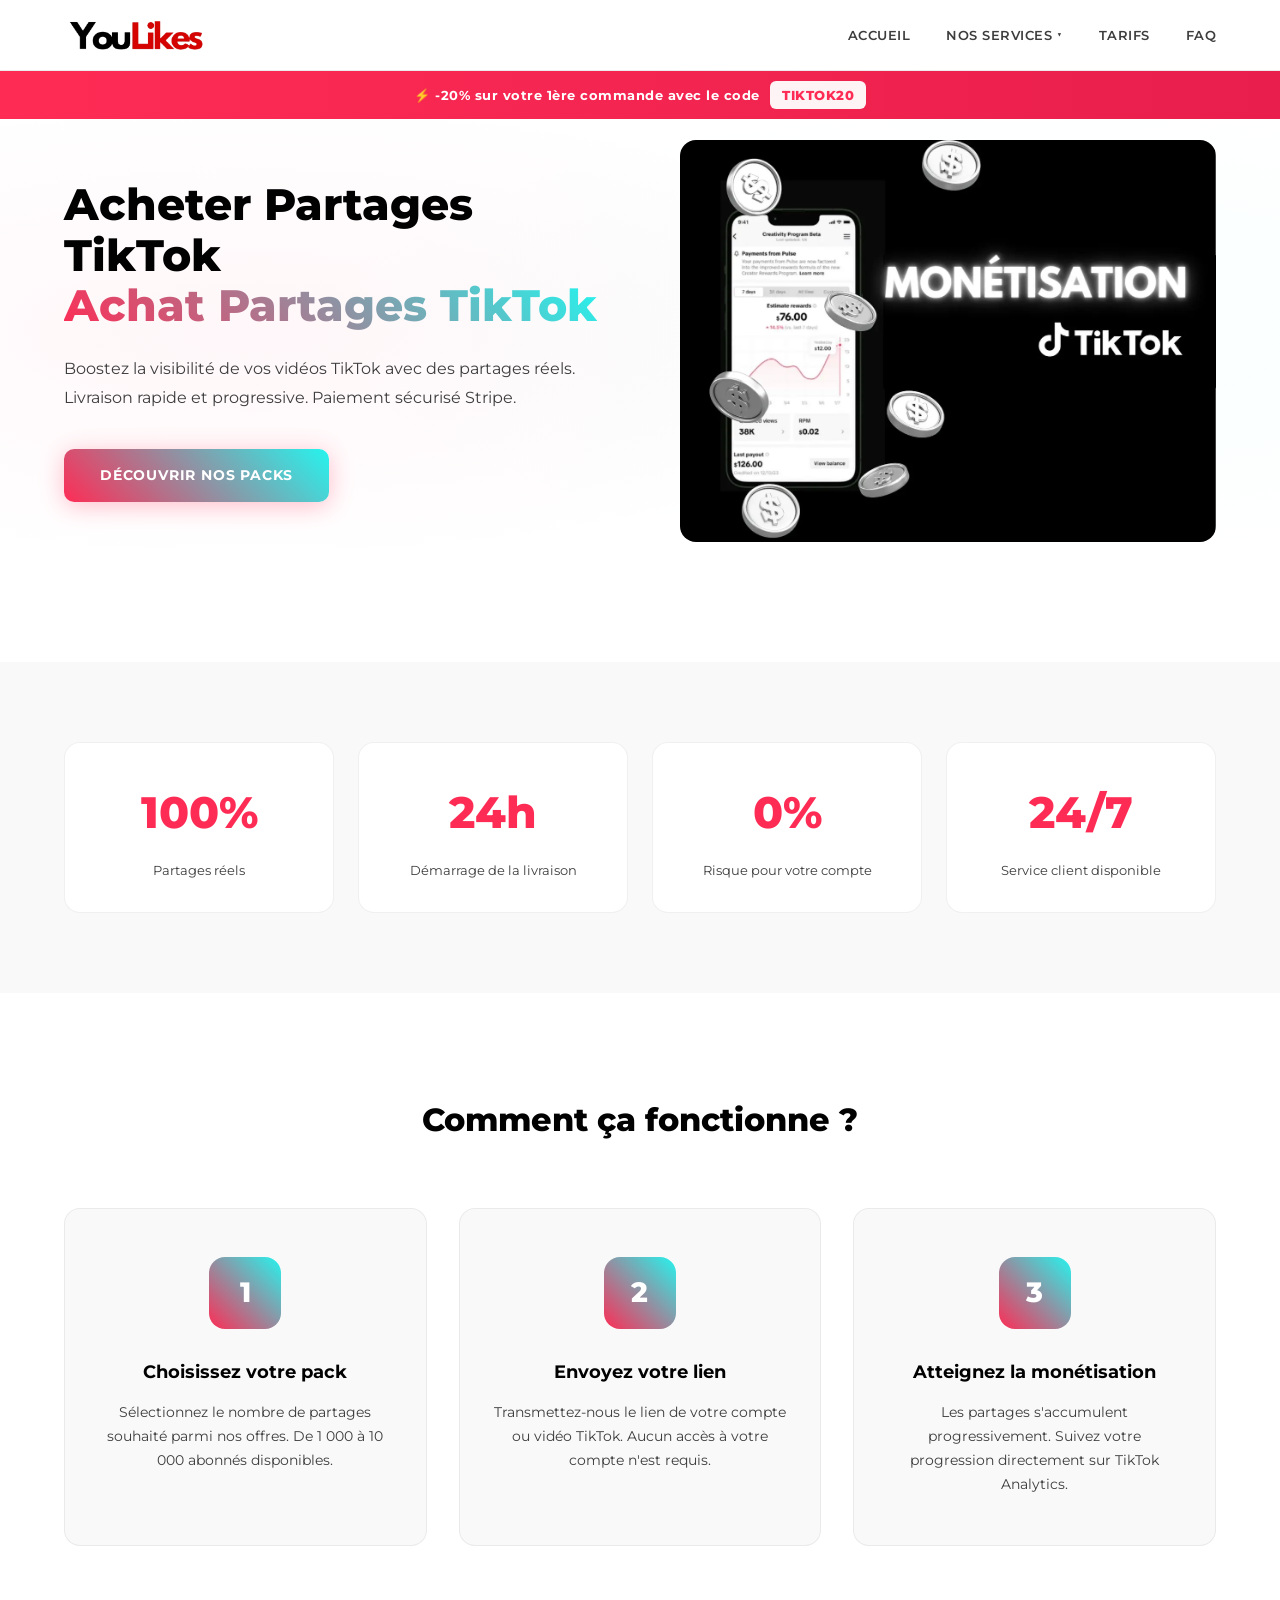
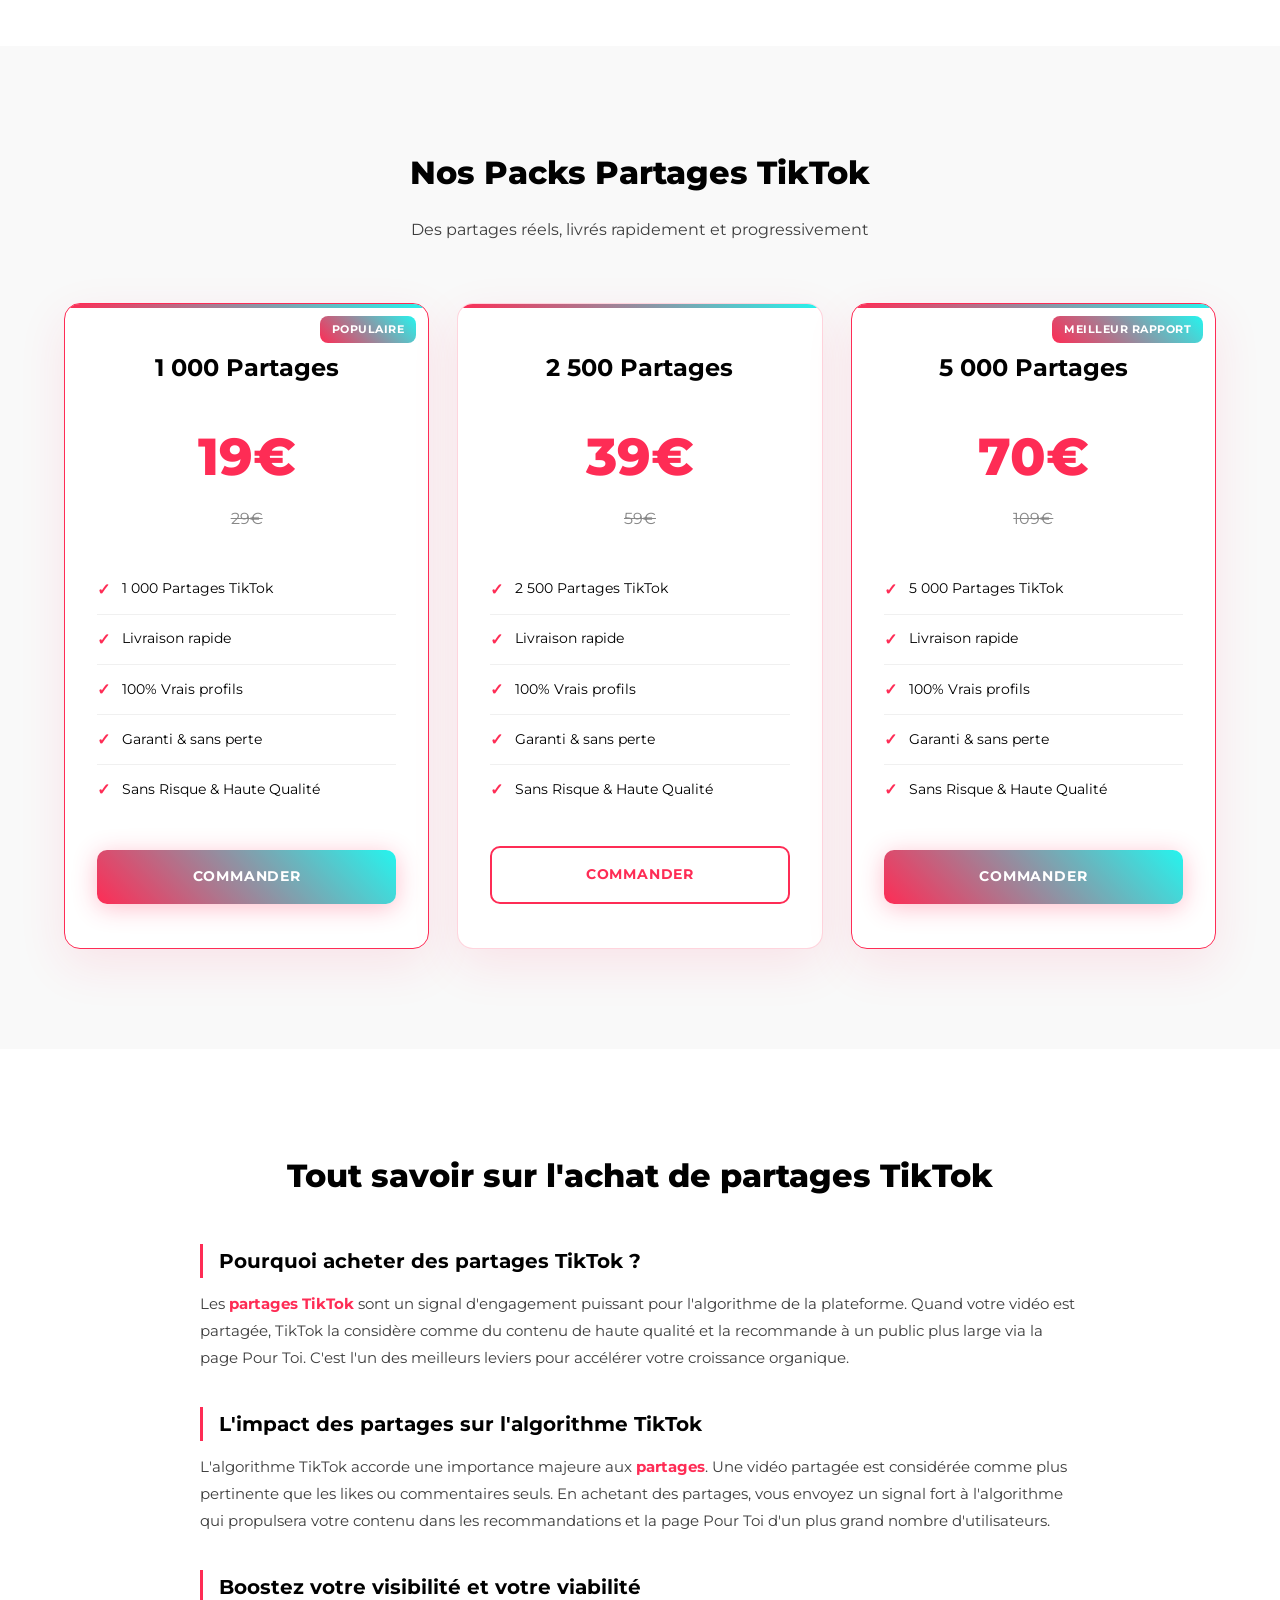
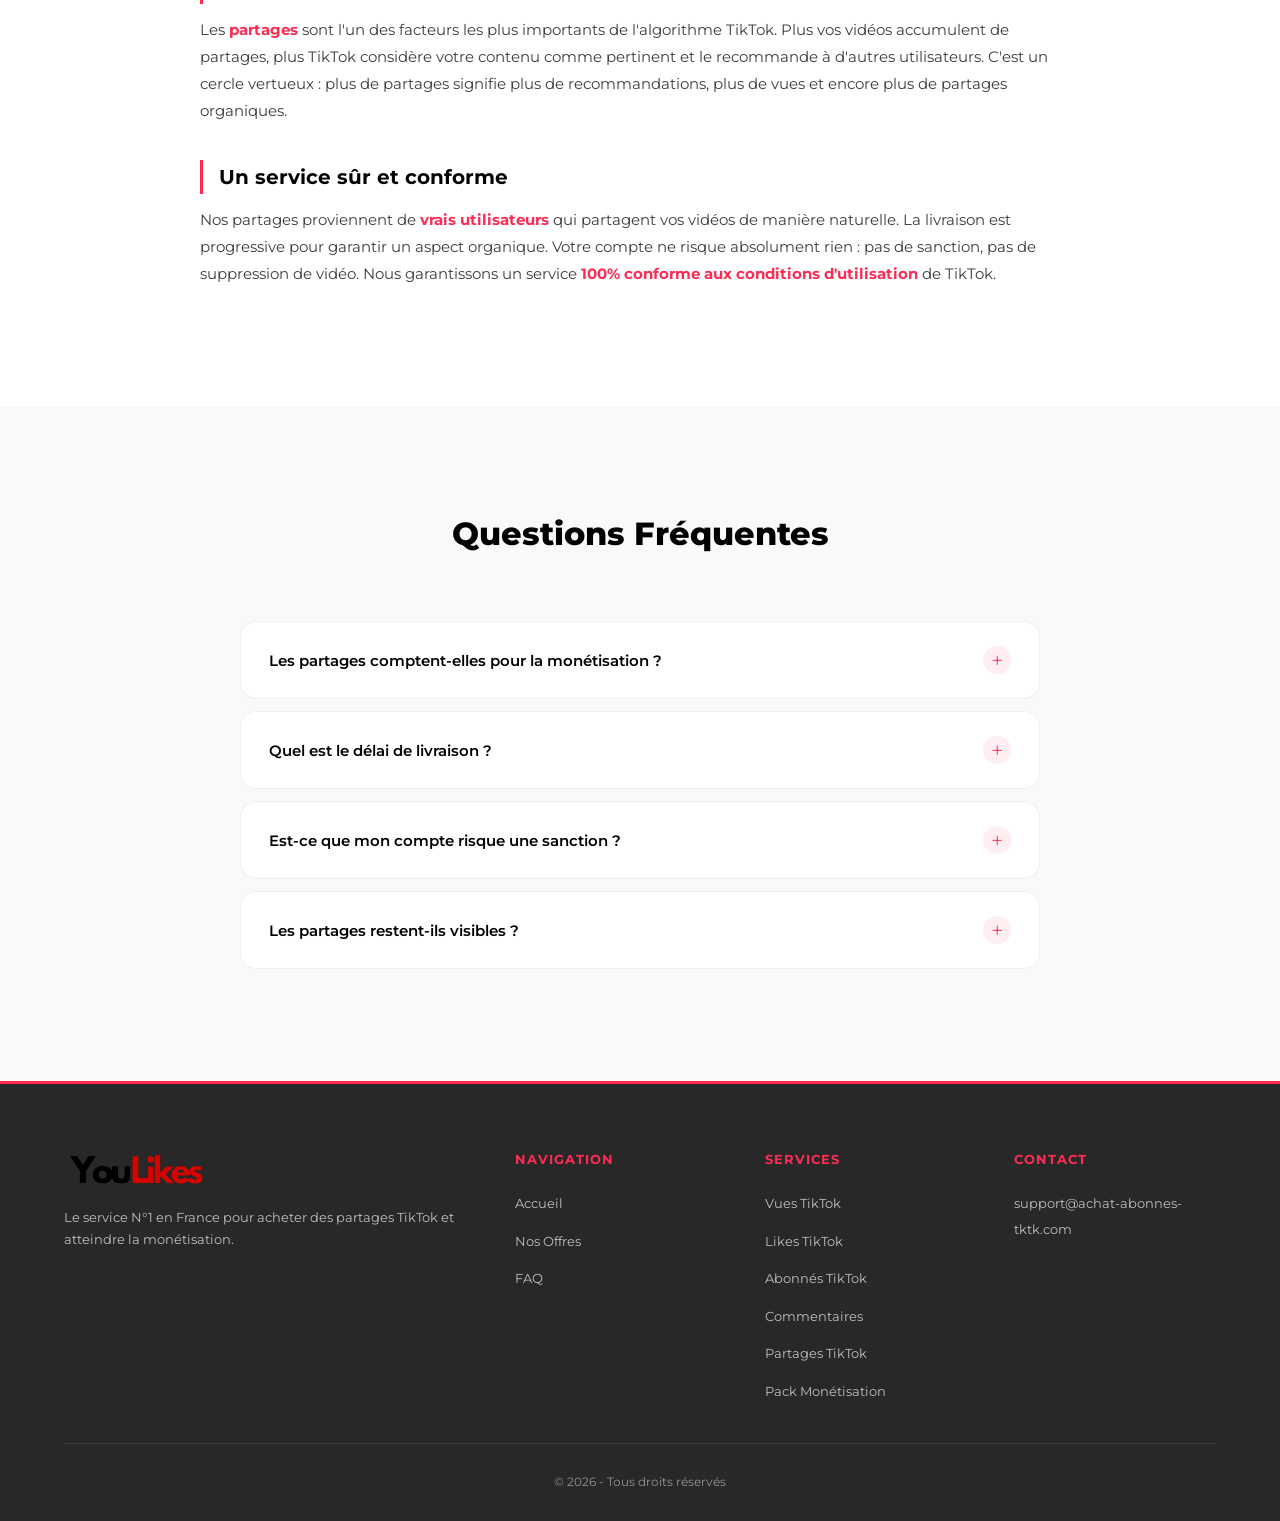
<file: acheter-partages-tiktok.html>
<!DOCTYPE html>
<html lang="fr">
<head>
    <meta charset="UTF-8">
    <meta name="viewport" content="width=device-width, initial-scale=1.0">
    <meta name="robots" content="index, follow">
    <title>Acheter Partages TikTok - Achat Partages TikTok</title>
    <meta name="description" content="Achetez des partages TikTok 100% reels. Boostez la visibilite de vos videos, livraison rapide et sans risque.">
    <link rel="canonical" href="https://achat-abonnes-tktk.com/acheter-partages-tiktok.html"/>
    <link rel="alternate" hreflang="fr-FR" href="https://achat-abonnes-tktk.com/acheter-partages-tiktok.html"/>
    <link rel="alternate" hreflang="x-default" href="https://achat-abonnes-tktk.com/acheter-partages-tiktok.html"/>
    <meta property="og:type" content="website">
    <meta property="og:url" content="https://achat-abonnes-tktk.com/acheter-partages-tiktok.html">
    <meta property="og:title" content="Acheter Partages TikTok">
    <meta property="og:description" content="Achetez des partages TikTok 100% reels. Boostez la visibilite de vos videos, livraison rapide et sans risque. A partir de 69 euros.">
    <meta property="og:image" content="https://achat-abonnes-tktk.com/logo.png">
    <meta name="twitter:card" content="summary_large_image">
    <meta name="twitter:title" content="Achat Partages TikTok">
    <meta name="twitter:description" content="Achetez des partages TikTok pour atteindre le seuil de 10 000 abonnés requis pour la monetisation.">
    <meta name="twitter:image" content="https://achat-abonnes-tktk.com/logo.png">
    <link rel="preconnect" href="https://fonts.googleapis.com">
    <link rel="preconnect" href="https://fonts.gstatic.com" crossorigin>
    <link href="https://fonts.googleapis.com/css2?family=Montserrat:wght@400;500;600;700;800&display=swap" rel="stylesheet">
    <link rel="stylesheet" href="styles.css">
    <link rel="icon" type="image/x-icon" href="/favicon.ico">
    <link rel="apple-touch-icon" sizes="96x96" href="/logo/apple-icon-96x96.png">
    <link rel="icon" type="image/png" sizes="96x96" href="/logo/android-icon-96x96.png">
    <link rel="icon" type="image/png" sizes="32x32" href="/logo/android-icon-32x32.png">
    <meta name="msapplication-TileImage" content="/logo/ms-icon-96x96.png">
    <script type="application/ld+json">
    {
        "@context": "https://schema.org",
        "@type": "FAQPage",
        "mainEntity": [
            {
                "@type": "Question",
                "name": "Les partages comptent-elles pour la monetisation ?",
                "acceptedAnswer": {
                    "@type": "Answer",
                    "text": "Oui, toutes les partages que nous livrons sont comptabilisees par TikTok et contribuent directement a atteindre le seuil de 10 000 abonnés requis pour le Programme Créativité TikTok."
                }
            },
            {
                "@type": "Question",
                "name": "Quel est le delai de livraison ?",
                "acceptedAnswer": {
                    "@type": "Answer",
                    "text": "La livraison demarre sous 24 heures apres la commande. Le delai complet depend du pack choisi, de 3 jours pour 1000 partages a 10 jours pour 5000 partages."
                }
            },
            {
                "@type": "Question",
                "name": "Est-ce que mon compte risque une sanction ?",
                "acceptedAnswer": {
                    "@type": "Answer",
                    "text": "Non, nos partages proviennent de vrais utilisateurs. La methode utilisee est 100% conforme aux conditions d'utilisation de TikTok. Aucun risque pour votre compte."
                }
            },
            {
                "@type": "Question",
                "name": "Les partages restent-ils visibles ?",
                "acceptedAnswer": {
                    "@type": "Answer",
                    "text": "TikTok exige 4000 partages public au cours des 12 derniers mois, ainsi que 1000 abonnes minimum, pour acceder au Programme Créativité TikTok et activer la monetisation."
                }
            }
        ]
    }
    </script>
    <script type="application/ld+json">
    {
        "@context": "https://schema.org",
        "@type": "Product",
        "name": "Partages TikTok",
        "description": "Acheter partages tiktok 100% reels. Boostez la visibilite de vos videos TikTok avec des partages de qualite. Livraison rapide et sans risque.",
        "brand": {
            "@type": "Brand",
            "name": "TkTkBoost"
        },
        "image": "https://achat-abonnes-tktk.com/logo.png",
        "offers": {
            "@type": "AggregateOffer",
            "priceCurrency": "EUR",
            "lowPrice": "19",
            "highPrice": "70",
            "offerCount": "3",
            "availability": "https://schema.org/InStock"
        }
    }
    </script>
</head>
<body>
    <header class="header">
        <div class="container">
            <a href="https://achat-abonnes-tktk.com/" class="logo" title="Acheter Vues TikTok">
                <img src="logo.png" alt="TkTkBoost" title="TkTkBoost" class="logo-img" width="200" height="200">
            </a>
            <nav class="nav">
                <ul class="nav-list">
                    <li><a href="https://achat-abonnes-tktk.com/" class="nav-link" title="Accueil">Accueil</a></li>
                    <li class="nav-item dropdown">
                        <a href="#" class="nav-link" title="Nos Services">Nos Services <span class="dropdown-arrow">&#9660;</span></a>
                        <div class="dropdown-menu">
                            <a href="https://achat-abonnes-tktk.com/" title="achat vue tiktok">Vues TikTok</a>
                            <a href="https://achat-abonnes-tktk.com/acheter-des-likes-tiktok.html" title="achat de like tiktok">Likes TikTok</a>
                            <a href="https://achat-abonnes-tktk.com/acheter-abonnes-tiktok.html" title="acheter followers tiktok">Abonnés TikTok</a>
                            <a href="https://achat-abonnes-tktk.com/acheter-commentaires-tiktok.html" title="acheter commentaires tiktok">Commentaires</a>
                            <a href="https://achat-abonnes-tktk.com/acheter-partages-tiktok.html" title="partages tiktok">Partages TikTok</a>
                            <a href="https://achat-abonnes-tktk.com/monetisation-tiktok.html" title="monetiser son compte tiktok">Pack Monétisation</a>
                        </div>
                    </li>
                    <li><a href="#offres" class="nav-link" title="Tarifs">Tarifs</a></li>
                    <li><a href="#faq" class="nav-link" title="FAQ">FAQ</a></li>
                </ul>
            </nav>
            <button class="menu-toggle" aria-label="Menu">
                <span></span>
                <span></span>
                <span></span>
            </button>
        </div>
    </header>
    <div class="promo-bar">&#x26A1; -20% sur votre 1ère commande avec le code <span class="promo-code">TIKTOK20</span></div>

    <section id="accueil" class="hero">
        <div class="container">
            <div class="hero-content">
                <h1>Acheter Partages TikTok<br><span class="highlight">Achat Partages TikTok</span></h1>
                <p class="hero-subtitle">Boostez la visibilité de vos vidéos TikTok avec des partages réels. Livraison rapide et progressive. Paiement sécurisé Stripe.</p>
                <a href="#offres" class="btn btn-primary" title="acheter partages tiktok">Découvrir nos Packs</a>
            </div>
            <div class="hero-image">
                <img src="monnétisation.webp" alt="partages TikTok" title="acheter partages tiktok" class="hero-img" loading="eager" width="1200" height="675">
            </div>
        </div>
    </section>

    <section class="stats">
        <div class="container">
            <div class="stat-card">
                <div class="stat-number" data-target="0" data-static="100%">100%</div>
                <p>Partages réels</p>
            </div>
            <div class="stat-card">
                <div class="stat-number" data-target="0" data-static="24h">24h</div>
                <p>Démarrage de la livraison</p>
            </div>
            <div class="stat-card">
                <div class="stat-number" data-target="0" data-static="0%">0%</div>
                <p>Risque pour votre compte</p>
            </div>
            <div class="stat-card">
                <div class="stat-number" data-target="0" data-static="24/7">24/7</div>
                <p>Service client disponible</p>
            </div>
        </div>
    </section>

    <section class="how-it-works">
        <div class="container">
            <h2 class="section-title">Comment ça fonctionne ?</h2>
            <div class="steps">
                <div class="step">
                    <div class="step-icon">
                        <span>1</span>
                    </div>
                    <h3>Choisissez votre pack</h3>
                    <p>Sélectionnez le nombre de partages souhaité parmi nos offres. De 1 000 à 10 000 abonnés disponibles.</p>
                </div>
                <div class="step">
                    <div class="step-icon">
                        <span>2</span>
                    </div>
                    <h3>Envoyez votre lien</h3>
                    <p>Transmettez-nous le lien de votre compte ou vidéo TikTok. Aucun accès à votre compte n'est requis.</p>
                </div>
                <div class="step">
                    <div class="step-icon">
                        <span>3</span>
                    </div>
                    <h3>Atteignez la monétisation</h3>
                    <p>Les partages s'accumulent progressivement. Suivez votre progression directement sur TikTok Analytics.</p>
                </div>
            </div>
        </div>
    </section>

    <section id="offres" class="pricing">
        <div class="container">
            <h2 class="section-title">Nos Packs Partages TikTok</h2>
            <p class="section-subtitle">Des partages réels, livrés rapidement et progressivement</p>
            <div class="pricing-cards" style="grid-template-columns: repeat(3, 1fr);">

                <div class="pricing-card featured">
                    <div class="pricing-badge">Populaire</div>
                    <div class="pricing-header">
                        <h3>1 000 Partages</h3>
                    </div>
                    <div class="pricing-price">
                        <span class="price">19€</span>
                        <span class="old-price">29€</span>
                    </div>
                    <ul class="pricing-features">
                        <li><span class="check">&#10003;</span> 1 000 Partages TikTok</li>
                        <li><span class="check">&#10003;</span> Livraison rapide</li>
                        <li><span class="check">&#10003;</span> 100% Vrais profils</li>
                        <li><span class="check">&#10003;</span> Garanti & sans perte</li>
                        <li><span class="check">&#10003;</span> Sans Risque & Haute Qualité</li>
                    </ul>
                    <a href="https://buy.stripe.com/dRmfZh69k8WLghg4PO6Na0u" class="btn btn-primary" title="Commander 1000 partages TikTok" rel="noopener" target="_blank">Commander</a>
                </div>

                <div class="pricing-card">
                    <div class="pricing-header">
                        <h3>2 500 Partages</h3>
                    </div>
                    <div class="pricing-price">
                        <span class="price">39€</span>
                        <span class="old-price">59€</span>
                    </div>
                    <ul class="pricing-features">
                        <li><span class="check">&#10003;</span> 2 500 Partages TikTok</li>
                        <li><span class="check">&#10003;</span> Livraison rapide</li>
                        <li><span class="check">&#10003;</span> 100% Vrais profils</li>
                        <li><span class="check">&#10003;</span> Garanti & sans perte</li>
                        <li><span class="check">&#10003;</span> Sans Risque & Haute Qualité</li>
                    </ul>
                    <a href="https://buy.stripe.com/6oU8wP41c5Kz9SS6XW6Na0t" class="btn btn-outline" title="Commander 2500 partages TikTok" rel="noopener" target="_blank">Commander</a>
                </div>

                <div class="pricing-card featured">
                    <div class="pricing-badge">Meilleur rapport</div>
                    <div class="pricing-header">
                        <h3>5 000 Partages</h3>
                    </div>
                    <div class="pricing-price">
                        <span class="price">70€</span>
                        <span class="old-price">109€</span>
                    </div>
                    <ul class="pricing-features">
                        <li><span class="check">&#10003;</span> 5 000 Partages TikTok</li>
                        <li><span class="check">&#10003;</span> Livraison rapide</li>
                        <li><span class="check">&#10003;</span> 100% Vrais profils</li>
                        <li><span class="check">&#10003;</span> Garanti & sans perte</li>
                        <li><span class="check">&#10003;</span> Sans Risque & Haute Qualité</li>
                    </ul>
                    <a href="https://buy.stripe.com/5kQdR98hsb4T8OOgyw6Na0r" class="btn btn-primary" title="Commander 5000 partages TikTok" rel="noopener" target="_blank">Commander</a>
                </div>

            </div>
        </div>
    </section>

    <section class="seo-content">
        <div class="container">
            <h2 class="section-title">Tout savoir sur l'achat de partages TikTok</h2>
            <div class="seo-text">
                <h3>Pourquoi acheter des partages TikTok ?</h3>
                <p>Les <strong>partages TikTok</strong> sont un signal d'engagement puissant pour l'algorithme de la plateforme. Quand votre vidéo est partagée, TikTok la considère comme du contenu de haute qualité et la recommande à un public plus large via la page Pour Toi. C'est l'un des meilleurs leviers pour accélérer votre croissance organique.</p>

                <h3>L'impact des partages sur l'algorithme TikTok</h3>
                <p>L'algorithme TikTok accorde une importance majeure aux <strong>partages</strong>. Une vidéo partagée est considérée comme plus pertinente que les likes ou commentaires seuls. En achetant des partages, vous envoyez un signal fort à l'algorithme qui propulsera votre contenu dans les recommandations et la page Pour Toi d'un plus grand nombre d'utilisateurs.</p>

                <h3>Boostez votre visibilité et votre viabilité</h3>
                <p>Les <strong>partages</strong> sont l'un des facteurs les plus importants de l'algorithme TikTok. Plus vos vidéos accumulent de partages, plus TikTok considère votre contenu comme pertinent et le recommande à d'autres utilisateurs. C'est un cercle vertueux : plus de partages signifie plus de recommandations, plus de vues et encore plus de partages organiques.</p>

                <h3>Un service sûr et conforme</h3>
                <p>Nos partages proviennent de <strong>vrais utilisateurs</strong> qui partagent vos vidéos de manière naturelle. La livraison est progressive pour garantir un aspect organique. Votre compte ne risque absolument rien : pas de sanction, pas de suppression de vidéo. Nous garantissons un service <strong>100% conforme aux conditions d'utilisation</strong> de TikTok.</p>
            </div>
        </div>
    </section>

    <section id="faq" class="faq">
        <div class="container">
            <h2 class="section-title">Questions Fréquentes</h2>
            <div class="faq-list">
                <div class="faq-item">
                    <button class="faq-question">
                        <span>Les partages comptent-elles pour la monétisation ?</span>
                        <span class="faq-icon">+</span>
                    </button>
                    <div class="faq-answer">
                        <p>Oui, toutes les partages que nous livrons sont comptabilisées par TikTok et contribuent directement à atteindre le seuil de 10 000 abonnés requis pour le Programme Créativité TikTok.</p>
                    </div>
                </div>
                <div class="faq-item">
                    <button class="faq-question">
                        <span>Quel est le délai de livraison ?</span>
                        <span class="faq-icon">+</span>
                    </button>
                    <div class="faq-answer">
                        <p>La livraison démarre sous 24 heures après la commande. Le délai complet dépend du pack choisi, de 3 jours pour 1 000 partages à 10 jours pour 5 000 partages.</p>
                    </div>
                </div>
                <div class="faq-item">
                    <button class="faq-question">
                        <span>Est-ce que mon compte risque une sanction ?</span>
                        <span class="faq-icon">+</span>
                    </button>
                    <div class="faq-answer">
                        <p>Non, nos partages proviennent de vrais utilisateurs. La méthode utilisée est 100% conforme aux conditions d'utilisation de TikTok. Aucun risque pour votre compte.</p>
                    </div>
                </div>
                <div class="faq-item">
                    <button class="faq-question">
                        <span>Les partages restent-ils visibles ?</span>
                        <span class="faq-icon">+</span>
                    </button>
                    <div class="faq-answer">
                        <p>TikTok exige 4 000 partages public au cours des 12 derniers mois, ainsi que 1 000 abonnés minimum, pour accéder au Programme Créativité TikTok et activer la monétisation.</p>
                    </div>
                </div>
            </div>
        </div>
    </section>

    <footer class="footer">
        <div class="container">
            <div class="footer-content">
                <div class="footer-brand">
                    <a href="https://achat-abonnes-tktk.com/" class="logo" title="Acheter Vues TikTok">
                        <img src="logo.png" alt="TkTkBoost" title="TkTkBoost" class="logo-img" width="200" height="200">
                    </a>
                    <p>Le service N°1 en France pour acheter des partages TikTok et atteindre la monétisation.</p>
                </div>
                <div class="footer-links">
                    <h4>Navigation</h4>
                    <ul>
                        <li><a href="https://achat-abonnes-tktk.com/" title="Accueil">Accueil</a></li>
                        <li><a href="#offres" title="Nos Offres">Nos Offres</a></li>
                        <li><a href="#faq" title="FAQ">FAQ</a></li>
                    </ul>
                </div>
                <div class="footer-links">
                    <h4>Services</h4>
                    <ul>
                        <li><a href="https://achat-abonnes-tktk.com/" title="acheter des vues tiktok">Vues TikTok</a></li>
                        <li><a href="https://achat-abonnes-tktk.com/acheter-des-likes-tiktok.html" title="acheter des likes tiktok">Likes TikTok</a></li>
                        <li><a href="https://achat-abonnes-tktk.com/acheter-abonnes-tiktok.html" title="achat d abonnes tiktok">Abonnés TikTok</a></li>
                        <li><a href="https://achat-abonnes-tktk.com/acheter-commentaires-tiktok.html" title="achat commentaire tiktok">Commentaires</a></li>
                        <li><a href="https://achat-abonnes-tktk.com/acheter-partages-tiktok.html" title="partages TikTok">Partages TikTok</a></li>
                        <li><a href="https://achat-abonnes-tktk.com/monetisation-tiktok.html" title="monetiser tiktok">Pack Monétisation</a></li>
                    </ul>
                </div>
                <div class="footer-links">
                    <h4>Contact</h4>
                    <ul>
                        <li><a href="mailto:support@achat-abonnes-tktk.com" title="support@achat-abonnes-tktk.com">support@achat-abonnes-tktk.com</a></li>
                    </ul>
                </div>
            </div>
            <div class="footer-bottom">
                <p>&copy; 2026 - Tous droits réservés</p>
            </div>
        </div>
    </footer>

    <script>
        document.addEventListener('DOMContentLoaded', function() {

            const menuToggle = document.querySelector('.menu-toggle');
            const nav = document.querySelector('.nav');

            if (menuToggle && nav) {
                menuToggle.addEventListener('click', function(e) {
                    e.stopPropagation();
                    nav.classList.toggle('active');
                    menuToggle.classList.toggle('active');
                });

                document.addEventListener('click', function(e) {
                    if (!nav.contains(e.target) && !menuToggle.contains(e.target)) {
                        nav.classList.remove('active');
                        menuToggle.classList.remove('active');
                        document.querySelectorAll('.nav-item.dropdown').forEach(d => d.classList.remove('active'));
                    }
                });

                const navLinks = document.querySelectorAll('.nav-link:not(.nav-item.dropdown > .nav-link)');
                navLinks.forEach(link => {
                    link.addEventListener('click', function() {
                        nav.classList.remove('active');
                        menuToggle.classList.remove('active');
                    });
                });
            }

            const dropdowns = document.querySelectorAll('.nav-item.dropdown');
            dropdowns.forEach(dropdown => {
                const dropdownLink = dropdown.querySelector('.nav-link');
                dropdownLink.addEventListener('click', function(e) {
                    if (window.innerWidth <= 768) {
                        e.preventDefault();
                        dropdown.classList.toggle('active');
                    }
                });
            });

            const dropdownMenuLinks = document.querySelectorAll('.dropdown-menu a');
            dropdownMenuLinks.forEach(link => {
                link.addEventListener('click', function() {
                    if (window.innerWidth <= 768) {
                        const nav = document.querySelector('.nav');
                        const menuToggle = document.querySelector('.menu-toggle');
                        nav.classList.remove('active');
                        menuToggle.classList.remove('active');
                        document.querySelectorAll('.nav-item.dropdown').forEach(d => d.classList.remove('active'));
                    }
                });
            });

            const anchorLinks = document.querySelectorAll('a[href^="#"]');
            anchorLinks.forEach(link => {
                link.addEventListener('click', function(e) {
                    e.preventDefault();
                    const targetId = this.getAttribute('href');
                    const targetElement = document.querySelector(targetId);
                    if (targetElement) {
                        const headerHeight = document.querySelector('.header').offsetHeight;
                        const targetPosition = targetElement.offsetTop - headerHeight;
                        window.scrollTo({ top: targetPosition, behavior: 'smooth' });
                    }
                });
            });

            const faqItems = document.querySelectorAll('.faq-item');
            faqItems.forEach(item => {
                const question = item.querySelector('.faq-question');
                question.addEventListener('click', function() {
                    faqItems.forEach(otherItem => {
                        if (otherItem !== item && otherItem.classList.contains('active')) {
                            otherItem.classList.remove('active');
                        }
                    });
                    item.classList.toggle('active');
                });
            });

            const animateElements = document.querySelectorAll('.stat-card, .step, .pricing-card, .faq-item');
            const observerOptions = { threshold: 0.1, rootMargin: '0px 0px -50px 0px' };
            const observer = new IntersectionObserver(function(entries) {
                entries.forEach(entry => {
                    if (entry.isIntersecting) {
                        entry.target.style.opacity = '1';
                        entry.target.style.transform = 'translateY(0)';
                    }
                });
            }, observerOptions);

            animateElements.forEach(element => {
                element.style.opacity = '0';
                element.style.transform = 'translateY(30px)';
                element.style.transition = 'opacity 0.6s ease, transform 0.6s ease';
                observer.observe(element);
            });

            const statNumbers = document.querySelectorAll('.stat-number');
            let animated = false;
            function animateCounters() {
                if (animated) return;
                statNumbers.forEach(stat => {
                    const staticText = stat.getAttribute('data-static');
                    if (staticText) { stat.textContent = staticText; return; }
                    const target = parseInt(stat.getAttribute('data-target') || stat.textContent);
                    const suffix = stat.getAttribute('data-suffix') || '%';
                    if (isNaN(target) || target <= 0) return;
                    let current = 0;
                    const increment = target / 50;
                    const duration = 2000;
                    const stepTime = duration / 50;
                    const counter = setInterval(() => {
                        current += increment;
                        if (current >= target) { stat.textContent = target + suffix; clearInterval(counter); }
                        else { stat.textContent = Math.floor(current) + suffix; }
                    }, stepTime);
                });
                animated = true;
            }
            const statsSection = document.querySelector('.stats');
            if (statsSection) {
                const statsObserver = new IntersectionObserver((entries) => {
                    entries.forEach(entry => { if (entry.isIntersecting) { animateCounters(); } });
                }, { threshold: 0.5 });
                statsObserver.observe(statsSection);
            }

        });
    </script>
</body>
</html>
</file>
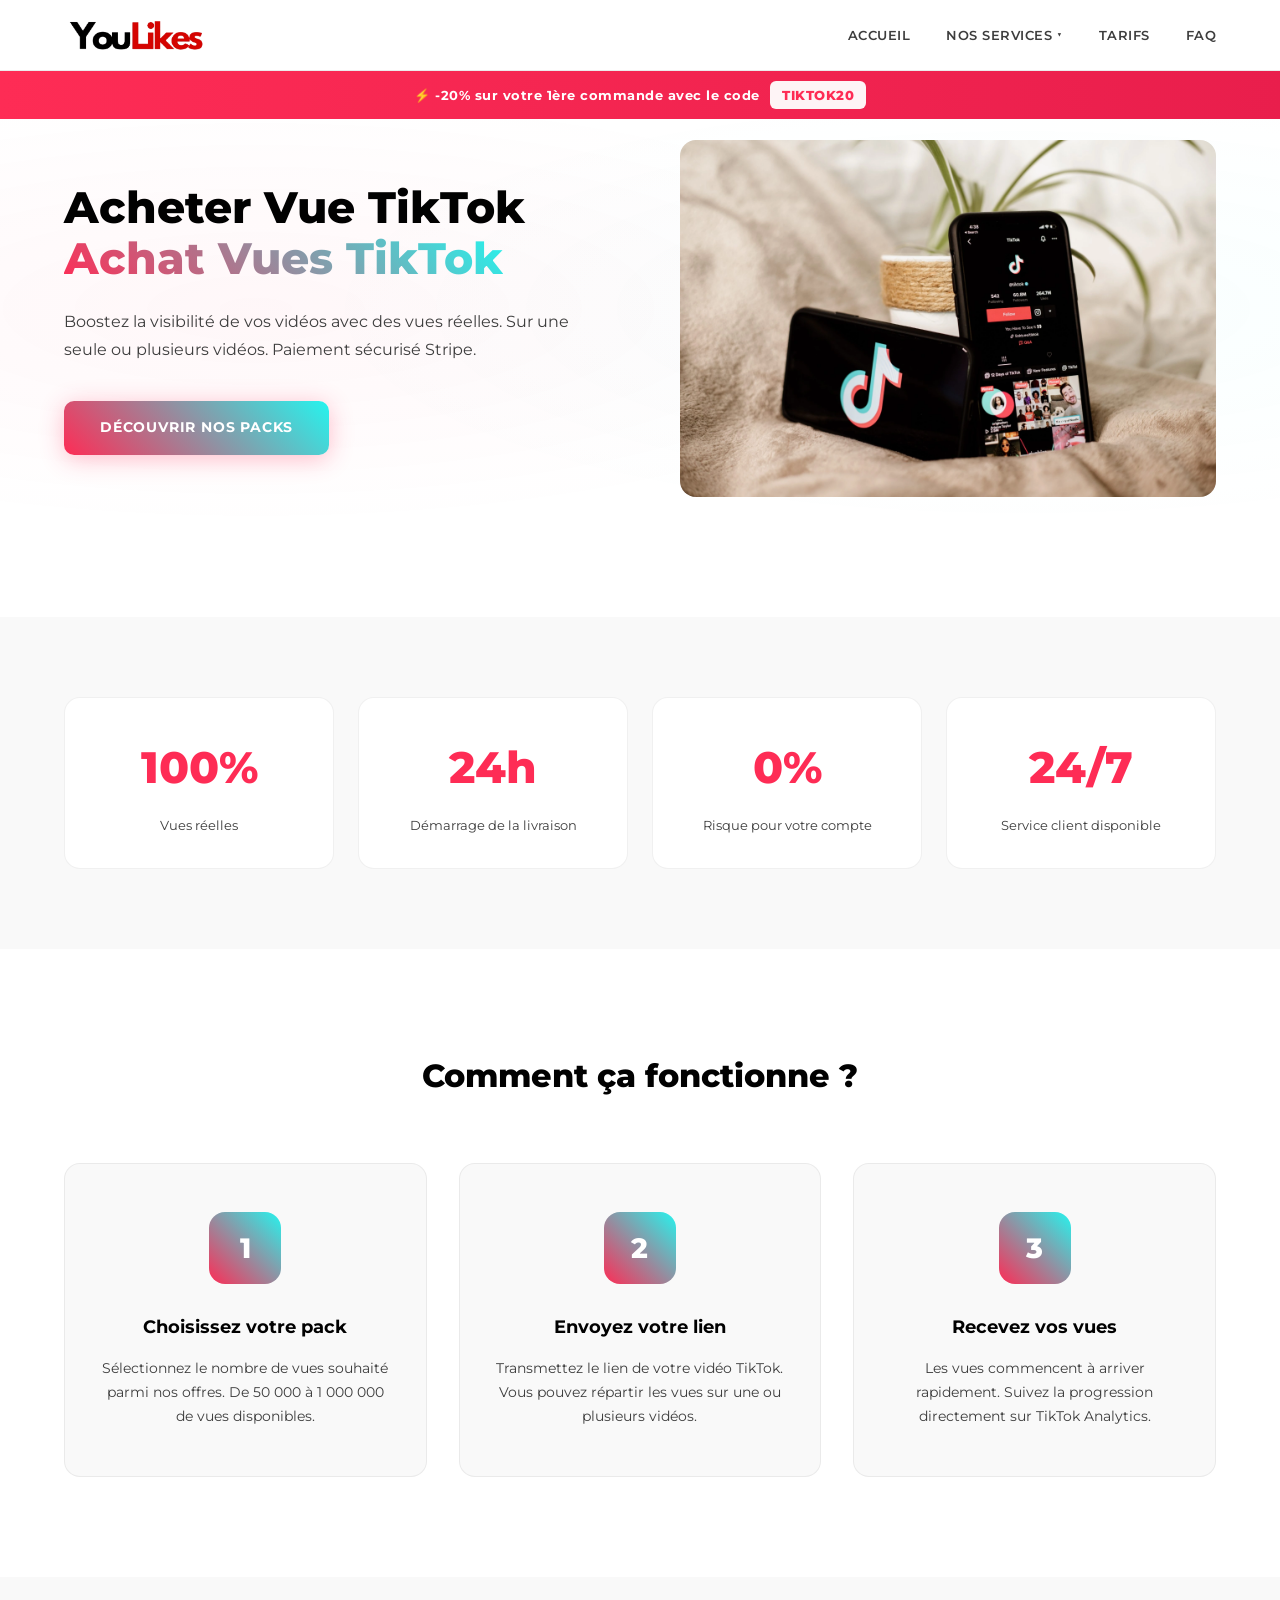
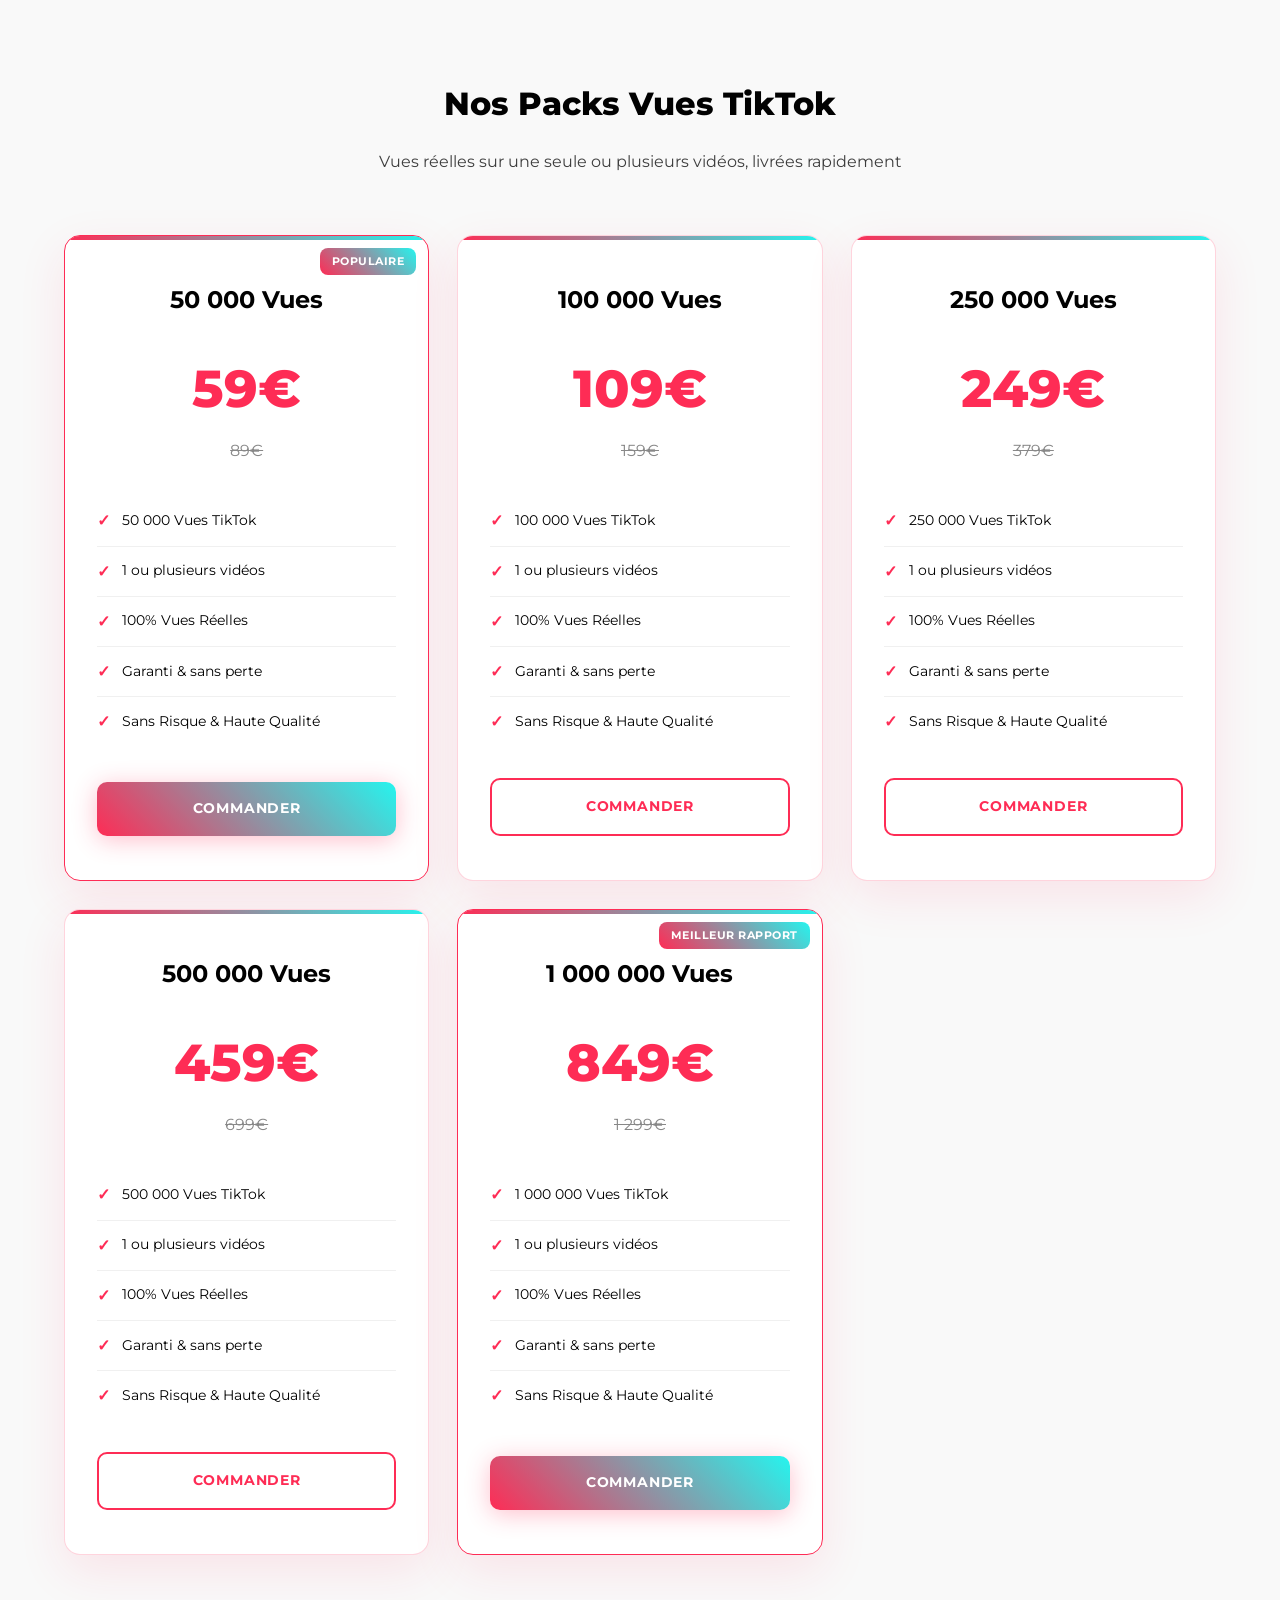
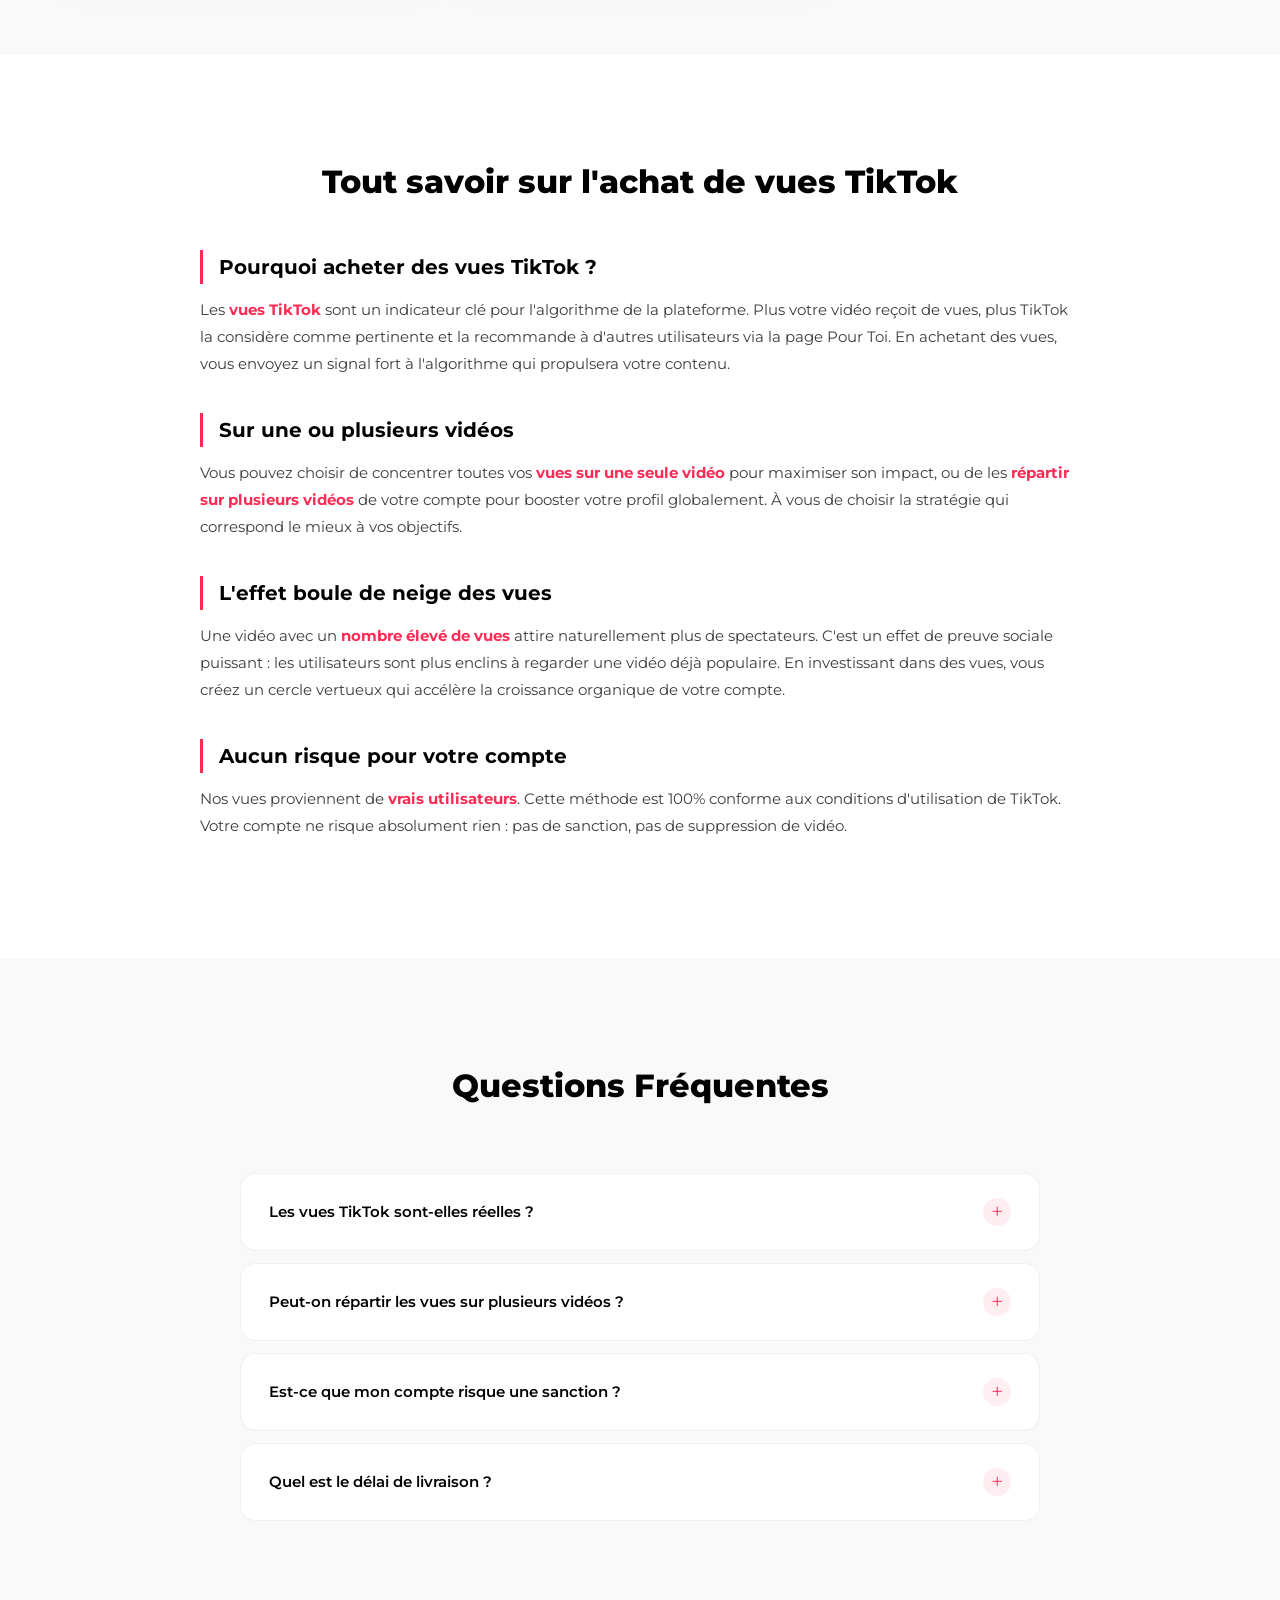
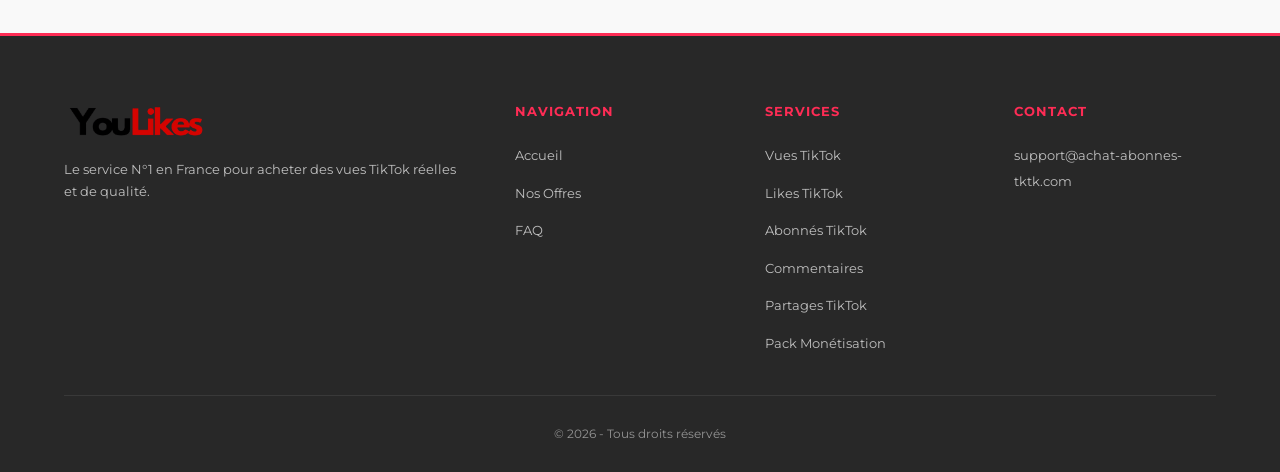
<file: acheter-vue-tiktok.html>
<!DOCTYPE html>
<html lang="fr">
<head>
    <meta charset="UTF-8">
    <meta name="viewport" content="width=device-width, initial-scale=1.0">
    <meta name="robots" content="index, follow">
    <title>Acheter Vue TikTok - Achat Vues TikTok</title>
    <meta name="description" content="Achetez des vues TikTok 100% réelles. Vues sur une seule ou plusieurs vidéos, livraison rapide et sans risque. À partir de 59 euros les 50 000 vues.">
    <link rel="canonical" href="https://achat-abonnes-tktk.com/acheter-vue-tiktok.html"/>
    <link rel="alternate" hreflang="fr-FR" href="https://achat-abonnes-tktk.com/acheter-vue-tiktok.html"/>
    <link rel="alternate" hreflang="x-default" href="https://achat-abonnes-tktk.com/acheter-vue-tiktok.html"/>
    <meta property="og:type" content="website">
    <meta property="og:url" content="https://achat-abonnes-tktk.com/acheter-vue-tiktok.html">
    <meta property="og:title" content="Acheter Vues TikTok">
    <meta property="og:description" content="Achetez des vues TikTok 100% réelles. Sur une ou plusieurs vidéos, livraison rapide et sans risque. À partir de 59 euros les 50 000 vues.">
    <meta property="og:image" content="https://achat-abonnes-tktk.com/logo.png">
    <meta name="twitter:card" content="summary_large_image">
    <meta name="twitter:title" content="Achat Vues TikTok">
    <meta name="twitter:description" content="Acheter des vues tiktok réelles. Achat vues tiktok sur une ou plusieurs vidéos. À partir de 59 euros les 50 000 vues, livraison rapide.">
    <meta name="twitter:image" content="https://achat-abonnes-tktk.com/logo.png">
    <link rel="preconnect" href="https://fonts.googleapis.com">
    <link rel="preconnect" href="https://fonts.gstatic.com" crossorigin>
    <link href="https://fonts.googleapis.com/css2?family=Montserrat:wght@400;500;600;700;800&display=swap" rel="stylesheet">
    <link rel="stylesheet" href="styles.css">
    <link rel="icon" type="image/x-icon" href="/favicon.ico">
    <link rel="apple-touch-icon" sizes="96x96" href="/logo/apple-icon-96x96.png">
    <link rel="icon" type="image/png" sizes="96x96" href="/logo/android-icon-96x96.png">
    <link rel="icon" type="image/png" sizes="32x32" href="/logo/android-icon-32x32.png">
    <meta name="msapplication-TileImage" content="/logo/ms-icon-96x96.png">
    <script type="application/ld+json">
    {
        "@context": "https://schema.org",
        "@graph": [
            {
                "@type": "FAQPage",
                "mainEntity": [
                    {
                        "@type": "Question",
                        "name": "Les vues TikTok sont-elles réelles ?",
                        "acceptedAnswer": {
                            "@type": "Answer",
                            "text": "Oui, toutes nos vues proviennent de vrais utilisateurs. Elles sont 100% sécurisées et conformes aux conditions d'utilisation de TikTok."
                        }
                    },
                    {
                        "@type": "Question",
                        "name": "Peut-on répartir les vues sur plusieurs vidéos ?",
                        "acceptedAnswer": {
                            "@type": "Answer",
                            "text": "Oui, vous pouvez choisir de répartir vos vues sur une seule vidéo ou sur plusieurs vidéos de votre compte TikTok."
                        }
                    },
                    {
                        "@type": "Question",
                        "name": "Est-ce que mon compte risque une sanction ?",
                        "acceptedAnswer": {
                            "@type": "Answer",
                            "text": "Non, nos vues proviennent de vrais comptes actifs. La méthode est sûre et naturelle. Aucun risque pour votre compte."
                        }
                    },
                    {
                        "@type": "Question",
                        "name": "Quel est le délai de livraison ?",
                        "acceptedAnswer": {
                            "@type": "Answer",
                            "text": "La livraison démarre rapidement après la commande. Le délai complet dépend du volume commandé."
                        }
                    }
                ]
            },
            {
                "@type": "Product",
                "name": "Acheter Vues TikTok",
                "description": "Acheter des vues tiktok 100% réelles. Vues sur une seule ou plusieurs vidéos. À partir de 59 euros les 50 000 vues. Livraison rapide et sans risque.",
                "brand": {
                    "@type": "Brand",
                    "name": "TkTkBoost"
                },
                "image": "https://achat-abonnes-tktk.com/logo.png",
                "offers": {
                    "@type": "AggregateOffer",
                    "priceCurrency": "EUR",
                    "lowPrice": "59",
                    "highPrice": "849",
                    "offerCount": "5",
                    "availability": "https://schema.org/InStock"
                }
            },
            {
                "@type": "Organization",
                "name": "Achat Abonnes TikTok",
                "url": "https://achat-abonnes-tktk.com",
                "hasOfferCatalog": {
                    "@type": "OfferCatalog",
                    "name": "Nos services",
                    "itemListElement": [
                        {
                            "@type": "Offer",
                            "itemOffered": {
                                "@type": "Service",
                                "name": "acheter vue tiktok",
                                "url": "https://achat-abonnes-tktk.com/acheter-vue-tiktok.html"
                            }
                        }
                    ]
                }
            },
            {
                "@type": "ItemList",
                "name": "Offres",
                "itemListElement": [
                    {
                        "@type": "ListItem",
                        "position": 1,
                        "item": {
                            "@type": "Product",
                            "image": "https://achat-abonnes-tktk.com/logo.png",
                            "brand": {
                                "@type": "Brand",
                                "name": "Achat Abonnes TikTok"
                            },
                            "name": "50 000 Vues",
                            "description": "Pack 50 000 Vues.",
                            "offers": {
                                "@type": "Offer",
                                "availability": "https://schema.org/InStock",
                                "price": "59",
                                "priceCurrency": "EUR"
                            }
                        }
                    },
                    {
                        "@type": "ListItem",
                        "position": 2,
                        "item": {
                            "@type": "Product",
                            "image": "https://achat-abonnes-tktk.com/logo.png",
                            "brand": {
                                "@type": "Brand",
                                "name": "Achat Abonnes TikTok"
                            },
                            "name": "100 000 Vues",
                            "description": "Pack 100 000 Vues.",
                            "offers": {
                                "@type": "Offer",
                                "availability": "https://schema.org/InStock",
                                "price": "109",
                                "priceCurrency": "EUR"
                            }
                        }
                    },
                    {
                        "@type": "ListItem",
                        "position": 3,
                        "item": {
                            "@type": "Product",
                            "image": "https://achat-abonnes-tktk.com/logo.png",
                            "brand": {
                                "@type": "Brand",
                                "name": "Achat Abonnes TikTok"
                            },
                            "name": "250 000 Vues",
                            "description": "Pack 250 000 Vues.",
                            "offers": {
                                "@type": "Offer",
                                "availability": "https://schema.org/InStock",
                                "price": "249",
                                "priceCurrency": "EUR"
                            }
                        }
                    },
                    {
                        "@type": "ListItem",
                        "position": 4,
                        "item": {
                            "@type": "Product",
                            "image": "https://achat-abonnes-tktk.com/logo.png",
                            "brand": {
                                "@type": "Brand",
                                "name": "Achat Abonnes TikTok"
                            },
                            "name": "500 000 Vues",
                            "description": "Pack 500 000 Vues.",
                            "offers": {
                                "@type": "Offer",
                                "availability": "https://schema.org/InStock",
                                "price": "459",
                                "priceCurrency": "EUR"
                            }
                        }
                    },
                    {
                        "@type": "ListItem",
                        "position": 5,
                        "item": {
                            "@type": "Product",
                            "image": "https://achat-abonnes-tktk.com/logo.png",
                            "brand": {
                                "@type": "Brand",
                                "name": "Achat Abonnes TikTok"
                            },
                            "name": "1 000 000 Vues",
                            "description": "Pack 1 000 000 Vues.",
                            "offers": {
                                "@type": "Offer",
                                "availability": "https://schema.org/InStock",
                                "price": "849",
                                "priceCurrency": "EUR"
                            }
                        }
                    }
                ]
            }
        ]
    }
    </script>
</head>
<body>
    <header class="header">
        <div class="container">
            <a href="https://achat-abonnes-tktk.com/" class="logo" title="TkTkBoost">
                <img src="logo.png" alt="TkTkBoost" title="TkTkBoost" class="logo-img" width="200" height="200">
            </a>
            <nav class="nav">
                <ul class="nav-list">
                    <li><a href="https://achat-abonnes-tktk.com/" class="nav-link" title="Accueil">Accueil</a></li>
                    <li class="nav-item dropdown">
                        <a href="#" class="nav-link" title="Nos Services">Nos Services <span class="dropdown-arrow">&#9660;</span></a>
                        <div class="dropdown-menu">
                            <a href="https://achat-abonnes-tktk.com/acheter-vue-tiktok.html" title="achat vue tiktok">Vues TikTok</a>
                            <a href="https://achat-abonnes-tktk.com/acheter-like-tiktok.html" title="acheter des likes tiktok">Likes TikTok</a>
                            <a href="https://achat-abonnes-tktk.com/acheter-followers-tiktok.html" title="acheter des abonnés tiktok">Abonnés TikTok</a>
                            <a href="https://achat-abonnes-tktk.com/acheter-commentaire-tiktok.html" title="acheter commentaires tiktok">Commentaires</a>
                            <a href="https://achat-abonnes-tktk.com/acheter-des-partages-tiktok.html" title="partages TikTok">Partages TikTok</a>
                            <a href="https://achat-abonnes-tktk.com/monetiser-tiktok.html" title="monétisation tiktok">Pack Monétisation</a>
                        </div>
                    </li>
                    <li><a href="#offres" class="nav-link" title="Tarifs">Tarifs</a></li>
                    <li><a href="#faq" class="nav-link" title="FAQ">FAQ</a></li>
                </ul>
            </nav>
            <button class="menu-toggle" aria-label="Menu">
                <span></span>
                <span></span>
                <span></span>
            </button>
        </div>
    </header>
    <div class="promo-bar">&#x26A1; -20% sur votre 1ère commande avec le code <span class="promo-code">TIKTOK20</span></div>

    <section id="accueil" class="hero">
        <div class="container">
            <div class="hero-content">
                <h1>Acheter Vue TikTok<br><span class="highlight">Achat Vues TikTok</span></h1>
                <p class="hero-subtitle">Boostez la visibilité de vos vidéos avec des vues réelles. Sur une seule ou plusieurs vidéos. Paiement sécurisé Stripe.</p>
                <a href="#offres" class="btn btn-primary" title="acheter vues tiktok">Découvrir nos Packs</a>
            </div>
            <div class="hero-image">
                <img src="hero.webp" alt="acheter des vues tiktok" title="achat vues tiktok" class="hero-img" loading="eager" width="1400" height="787">
            </div>
        </div>
    </section>

    <section class="stats">
        <div class="container">
            <div class="stat-card">
                <div class="stat-number" data-target="0" data-static="100%">100%</div>
                <p>Vues réelles</p>
            </div>
            <div class="stat-card">
                <div class="stat-number" data-target="0" data-static="24h">24h</div>
                <p>Démarrage de la livraison</p>
            </div>
            <div class="stat-card">
                <div class="stat-number" data-target="0" data-static="0%">0%</div>
                <p>Risque pour votre compte</p>
            </div>
            <div class="stat-card">
                <div class="stat-number" data-target="0" data-static="24/7">24/7</div>
                <p>Service client disponible</p>
            </div>
        </div>
    </section>

    <section class="how-it-works">
        <div class="container">
            <h2 class="section-title">Comment ça fonctionne ?</h2>
            <div class="steps">
                <div class="step">
                    <div class="step-icon">
                        <span>1</span>
                    </div>
                    <h3>Choisissez votre pack</h3>
                    <p>Sélectionnez le nombre de vues souhaité parmi nos offres. De 50 000 à 1 000 000 de vues disponibles.</p>
                </div>
                <div class="step">
                    <div class="step-icon">
                        <span>2</span>
                    </div>
                    <h3>Envoyez votre lien</h3>
                    <p>Transmettez le lien de votre vidéo TikTok. Vous pouvez répartir les vues sur une ou plusieurs vidéos.</p>
                </div>
                <div class="step">
                    <div class="step-icon">
                        <span>3</span>
                    </div>
                    <h3>Recevez vos vues</h3>
                    <p>Les vues commencent à arriver rapidement. Suivez la progression directement sur TikTok Analytics.</p>
                </div>
            </div>
        </div>
    </section>

    <section id="offres" class="pricing">
        <div class="container">
            <h2 class="section-title">Nos Packs Vues TikTok</h2>
            <p class="section-subtitle">Vues réelles sur une seule ou plusieurs vidéos, livrées rapidement</p>
            <div class="pricing-cards" style="grid-template-columns: repeat(3, 1fr);">

                <div class="pricing-card featured">
                    <div class="pricing-badge">Populaire</div>
                    <div class="pricing-header">
                        <h3>50 000 Vues</h3>
                    </div>
                    <div class="pricing-price">
                        <span class="price">59€</span>
                        <span class="old-price">89€</span>
                    </div>
                    <ul class="pricing-features">
                        <li><span class="check">&#10003;</span> 50 000 Vues TikTok</li>
                        <li><span class="check">&#10003;</span> 1 ou plusieurs vidéos</li>
                        <li><span class="check">&#10003;</span> 100% Vues Réelles</li>
                        <li><span class="check">&#10003;</span> Garanti & sans perte</li>
                        <li><span class="check">&#10003;</span> Sans Risque & Haute Qualité</li>
                    </ul>
                    <a href="https://buy.stripe.com/28E28r8hs3CraWW9646Na1w" class="btn btn-primary" title="Commander 50000 vues TikTok" rel="noopener" target="_blank">Commander</a>
                </div>

                <div class="pricing-card">
                    <div class="pricing-header">
                        <h3>100 000 Vues</h3>
                    </div>
                    <div class="pricing-price">
                        <span class="price">109€</span>
                        <span class="old-price">159€</span>
                    </div>
                    <ul class="pricing-features">
                        <li><span class="check">&#10003;</span> 100 000 Vues TikTok</li>
                        <li><span class="check">&#10003;</span> 1 ou plusieurs vidéos</li>
                        <li><span class="check">&#10003;</span> 100% Vues Réelles</li>
                        <li><span class="check">&#10003;</span> Garanti & sans perte</li>
                        <li><span class="check">&#10003;</span> Sans Risque & Haute Qualité</li>
                    </ul>
                    <a href="https://buy.stripe.com/fZu9AT1T4a0Pghgbec6Na1v" class="btn btn-outline" title="Commander 100000 vues TikTok" rel="noopener" target="_blank">Commander</a>
                </div>

                <div class="pricing-card">
                    <div class="pricing-header">
                        <h3>250 000 Vues</h3>
                    </div>
                    <div class="pricing-price">
                        <span class="price">249€</span>
                        <span class="old-price">379€</span>
                    </div>
                    <ul class="pricing-features">
                        <li><span class="check">&#10003;</span> 250 000 Vues TikTok</li>
                        <li><span class="check">&#10003;</span> 1 ou plusieurs vidéos</li>
                        <li><span class="check">&#10003;</span> 100% Vues Réelles</li>
                        <li><span class="check">&#10003;</span> Garanti & sans perte</li>
                        <li><span class="check">&#10003;</span> Sans Risque & Haute Qualité</li>
                    </ul>
                    <a href="https://buy.stripe.com/eVqaEX2X8b4Tc102HG6Na1u" class="btn btn-outline" title="Commander 250000 vues TikTok" rel="noopener" target="_blank">Commander</a>
                </div>

                <div class="pricing-card">
                    <div class="pricing-header">
                        <h3>500 000 Vues</h3>
                    </div>
                    <div class="pricing-price">
                        <span class="price">459€</span>
                        <span class="old-price">699€</span>
                    </div>
                    <ul class="pricing-features">
                        <li><span class="check">&#10003;</span> 500 000 Vues TikTok</li>
                        <li><span class="check">&#10003;</span> 1 ou plusieurs vidéos</li>
                        <li><span class="check">&#10003;</span> 100% Vues Réelles</li>
                        <li><span class="check">&#10003;</span> Garanti & sans perte</li>
                        <li><span class="check">&#10003;</span> Sans Risque & Haute Qualité</li>
                    </ul>
                    <a href="https://buy.stripe.com/aFadR9gNY7SHaWWaa86Na1t" class="btn btn-outline" title="Commander 500000 vues TikTok" rel="noopener" target="_blank">Commander</a>
                </div>

                <div class="pricing-card featured">
                    <div class="pricing-badge">Meilleur rapport</div>
                    <div class="pricing-header">
                        <h3>1 000 000 Vues</h3>
                    </div>
                    <div class="pricing-price">
                        <span class="price">849€</span>
                        <span class="old-price">1 299€</span>
                    </div>
                    <ul class="pricing-features">
                        <li><span class="check">&#10003;</span> 1 000 000 Vues TikTok</li>
                        <li><span class="check">&#10003;</span> 1 ou plusieurs vidéos</li>
                        <li><span class="check">&#10003;</span> 100% Vues Réelles</li>
                        <li><span class="check">&#10003;</span> Garanti & sans perte</li>
                        <li><span class="check">&#10003;</span> Sans Risque & Haute Qualité</li>
                    </ul>
                    <a href="https://buy.stripe.com/cNi4gzbtE4GvaWWcig6Na1s" class="btn btn-primary" title="Commander 1000000 vues TikTok" rel="noopener" target="_blank">Commander</a>
                </div>

            </div>
        </div>
    </section>

    <section class="seo-content">
        <div class="container">
            <h2 class="section-title">Tout savoir sur l'achat de vues TikTok</h2>
            <div class="seo-text">
                <h3>Pourquoi acheter des vues TikTok ?</h3>
                <p>Les <strong>vues TikTok</strong> sont un indicateur clé pour l'algorithme de la plateforme. Plus votre vidéo reçoit de vues, plus TikTok la considère comme pertinente et la recommande à d'autres utilisateurs via la page Pour Toi. En achetant des vues, vous envoyez un signal fort à l'algorithme qui propulsera votre contenu.</p>

                <h3>Sur une ou plusieurs vidéos</h3>
                <p>Vous pouvez choisir de concentrer toutes vos <strong>vues sur une seule vidéo</strong> pour maximiser son impact, ou de les <strong>répartir sur plusieurs vidéos</strong> de votre compte pour booster votre profil globalement. À vous de choisir la stratégie qui correspond le mieux à vos objectifs.</p>

                <h3>L'effet boule de neige des vues</h3>
                <p>Une vidéo avec un <strong>nombre élevé de vues</strong> attire naturellement plus de spectateurs. C'est un effet de preuve sociale puissant : les utilisateurs sont plus enclins à regarder une vidéo déjà populaire. En investissant dans des vues, vous créez un cercle vertueux qui accélère la croissance organique de votre compte.</p>

                <h3>Aucun risque pour votre compte</h3>
                <p>Nos vues proviennent de <strong>vrais utilisateurs</strong>. Cette méthode est 100% conforme aux conditions d'utilisation de TikTok. Votre compte ne risque absolument rien : pas de sanction, pas de suppression de vidéo.</p>
            </div>
        </div>
    </section>

    <section id="faq" class="faq">
        <div class="container">
            <h2 class="section-title">Questions Fréquentes</h2>
            <div class="faq-list">
                <div class="faq-item">
                    <button class="faq-question">
                        <span>Les vues TikTok sont-elles réelles ?</span>
                        <span class="faq-icon">+</span>
                    </button>
                    <div class="faq-answer">
                        <p>Oui, toutes nos vues proviennent de vrais utilisateurs. Elles sont 100% sécurisées et conformes aux conditions d'utilisation de TikTok.</p>
                    </div>
                </div>
                <div class="faq-item">
                    <button class="faq-question">
                        <span>Peut-on répartir les vues sur plusieurs vidéos ?</span>
                        <span class="faq-icon">+</span>
                    </button>
                    <div class="faq-answer">
                        <p>Oui, vous pouvez choisir de répartir vos vues sur une seule vidéo ou sur plusieurs vidéos de votre compte TikTok. Précisez-le lors de la commande.</p>
                    </div>
                </div>
                <div class="faq-item">
                    <button class="faq-question">
                        <span>Est-ce que mon compte risque une sanction ?</span>
                        <span class="faq-icon">+</span>
                    </button>
                    <div class="faq-answer">
                        <p>Non, nos vues proviennent de vrais comptes actifs. La méthode est sûre et naturelle. Aucun risque pour votre compte.</p>
                    </div>
                </div>
                <div class="faq-item">
                    <button class="faq-question">
                        <span>Quel est le délai de livraison ?</span>
                        <span class="faq-icon">+</span>
                    </button>
                    <div class="faq-answer">
                        <p>La livraison démarre rapidement après la commande. Le délai complet dépend du volume commandé, les vues arrivent de manière progressive et naturelle.</p>
                    </div>
                </div>
            </div>
        </div>
    </section>

    <footer class="footer">
        <div class="container">
            <div class="footer-content">
                <div class="footer-brand">
                    <a href="https://achat-abonnes-tktk.com/" class="logo" title="TkTkBoost">
                        <img src="logo.png" alt="TkTkBoost" title="TkTkBoost" class="logo-img" width="200" height="200">
                    </a>
                    <p>Le service N°1 en France pour acheter des vues TikTok réelles et de qualité.</p>
                </div>
                <div class="footer-links">
                    <h4>Navigation</h4>
                    <ul>
                        <li><a href="https://achat-abonnes-tktk.com/" title="Accueil">Accueil</a></li>
                        <li><a href="#offres" title="Nos Offres">Nos Offres</a></li>
                        <li><a href="#faq" title="FAQ">FAQ</a></li>
                    </ul>
                </div>
                <div class="footer-links">
                    <h4>Services</h4>
                    <ul>
                        <li><a href="https://achat-abonnes-tktk.com/acheter-vue-tiktok.html" title="acheter des vues tiktok">Vues TikTok</a></li>
                        <li><a href="https://achat-abonnes-tktk.com/acheter-like-tiktok.html" title="acheter likes tiktok">Likes TikTok</a></li>
                        <li><a href="https://achat-abonnes-tktk.com/acheter-followers-tiktok.html" title="acheter des abonnes tiktok">Abonnés TikTok</a></li>
                        <li><a href="https://achat-abonnes-tktk.com/acheter-commentaire-tiktok.html" title="acheter commentaire tiktok">Commentaires</a></li>
                        <li><a href="https://achat-abonnes-tktk.com/acheter-des-partages-tiktok.html" title="partages TikTok">Partages TikTok</a></li>
                        <li><a href="https://achat-abonnes-tktk.com/monetiser-tiktok.html" title="monétiser tiktok">Pack Monétisation</a></li>
                    </ul>
                </div>
                <div class="footer-links">
                    <h4>Contact</h4>
                    <ul>
                        <li><a href="mailto:support@achat-abonnes-tktk.com" title="support@achat-abonnes-tktk.com">support@achat-abonnes-tktk.com</a></li>
                    </ul>
                </div>
            </div>
            <div class="footer-bottom">
                <p>&copy; 2026 - Tous droits réservés</p>
            </div>
        </div>
    </footer>

    <script>
        document.addEventListener('DOMContentLoaded', function() {

            const menuToggle = document.querySelector('.menu-toggle');
            const nav = document.querySelector('.nav');

            if (menuToggle && nav) {
                menuToggle.addEventListener('click', function(e) {
                    e.stopPropagation();
                    nav.classList.toggle('active');
                    menuToggle.classList.toggle('active');
                });

                document.addEventListener('click', function(e) {
                    if (!nav.contains(e.target) && !menuToggle.contains(e.target)) {
                        nav.classList.remove('active');
                        menuToggle.classList.remove('active');
                        document.querySelectorAll('.nav-item.dropdown').forEach(d => d.classList.remove('active'));
                    }
                });

                const navLinks = document.querySelectorAll('.nav-link:not(.nav-item.dropdown > .nav-link)');
                navLinks.forEach(link => {
                    link.addEventListener('click', function() {
                        nav.classList.remove('active');
                        menuToggle.classList.remove('active');
                    });
                });
            }

            const dropdowns = document.querySelectorAll('.nav-item.dropdown');
            dropdowns.forEach(dropdown => {
                const dropdownLink = dropdown.querySelector('.nav-link');
                dropdownLink.addEventListener('click', function(e) {
                    if (window.innerWidth <= 768) {
                        e.preventDefault();
                        dropdown.classList.toggle('active');
                    }
                });
            });

            const dropdownMenuLinks = document.querySelectorAll('.dropdown-menu a');
            dropdownMenuLinks.forEach(link => {
                link.addEventListener('click', function() {
                    if (window.innerWidth <= 768) {
                        const nav = document.querySelector('.nav');
                        const menuToggle = document.querySelector('.menu-toggle');
                        nav.classList.remove('active');
                        menuToggle.classList.remove('active');
                        document.querySelectorAll('.nav-item.dropdown').forEach(d => d.classList.remove('active'));
                    }
                });
            });

            const anchorLinks = document.querySelectorAll('a[href^="#"]');
            anchorLinks.forEach(link => {
                link.addEventListener('click', function(e) {
                    e.preventDefault();
                    const targetId = this.getAttribute('href');
                    const targetElement = document.querySelector(targetId);
                    if (targetElement) {
                        const headerHeight = document.querySelector('.header').offsetHeight;
                        const targetPosition = targetElement.offsetTop - headerHeight;
                        window.scrollTo({ top: targetPosition, behavior: 'smooth' });
                    }
                });
            });

            const faqItems = document.querySelectorAll('.faq-item');
            faqItems.forEach(item => {
                const question = item.querySelector('.faq-question');
                question.addEventListener('click', function() {
                    faqItems.forEach(otherItem => {
                        if (otherItem !== item && otherItem.classList.contains('active')) {
                            otherItem.classList.remove('active');
                        }
                    });
                    item.classList.toggle('active');
                });
            });

            const animateElements = document.querySelectorAll('.stat-card, .step, .pricing-card, .faq-item');
            const observerOptions = { threshold: 0.1, rootMargin: '0px 0px -50px 0px' };
            const observer = new IntersectionObserver(function(entries) {
                entries.forEach(entry => {
                    if (entry.isIntersecting) {
                        entry.target.style.opacity = '1';
                        entry.target.style.transform = 'translateY(0)';
                    }
                });
            }, observerOptions);

            animateElements.forEach(element => {
                element.style.opacity = '0';
                element.style.transform = 'translateY(30px)';
                element.style.transition = 'opacity 0.6s ease, transform 0.6s ease';
                observer.observe(element);
            });

            const statNumbers = document.querySelectorAll('.stat-number');
            let animated = false;
            function animateCounters() {
                if (animated) return;
                statNumbers.forEach(stat => {
                    const staticText = stat.getAttribute('data-static');
                    if (staticText) { stat.textContent = staticText; return; }
                    const target = parseInt(stat.getAttribute('data-target') || stat.textContent);
                    const suffix = stat.getAttribute('data-suffix') || '%';
                    if (isNaN(target) || target <= 0) return;
                    let current = 0;
                    const increment = target / 50;
                    const duration = 2000;
                    const stepTime = duration / 50;
                    const counter = setInterval(() => {
                        current += increment;
                        if (current >= target) { stat.textContent = target + suffix; clearInterval(counter); }
                        else { stat.textContent = Math.floor(current) + suffix; }
                    }, stepTime);
                });
                animated = true;
            }
            const statsSection = document.querySelector('.stats');
            if (statsSection) {
                const statsObserver = new IntersectionObserver((entries) => {
                    entries.forEach(entry => { if (entry.isIntersecting) { animateCounters(); } });
                }, { threshold: 0.5 });
                statsObserver.observe(statsSection);
            }

        });
    </script>
</body>
</html>
</file>
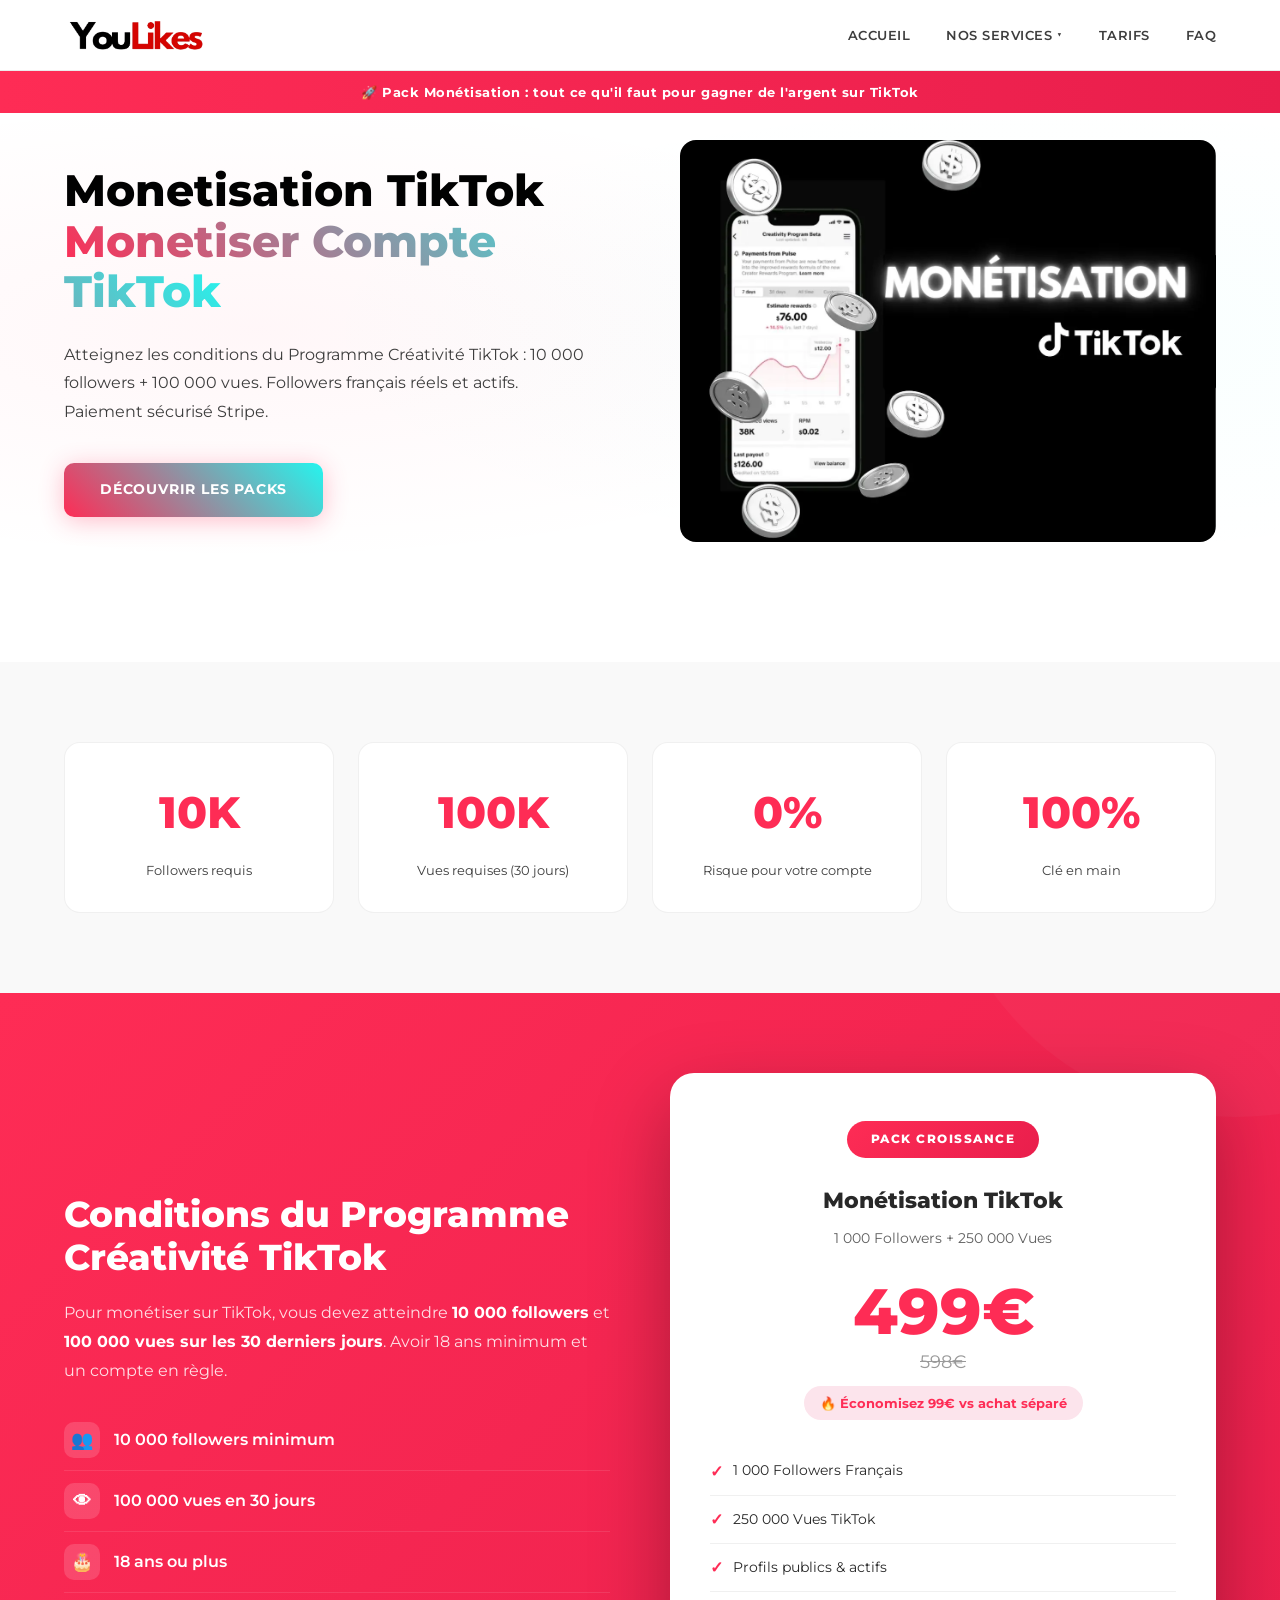
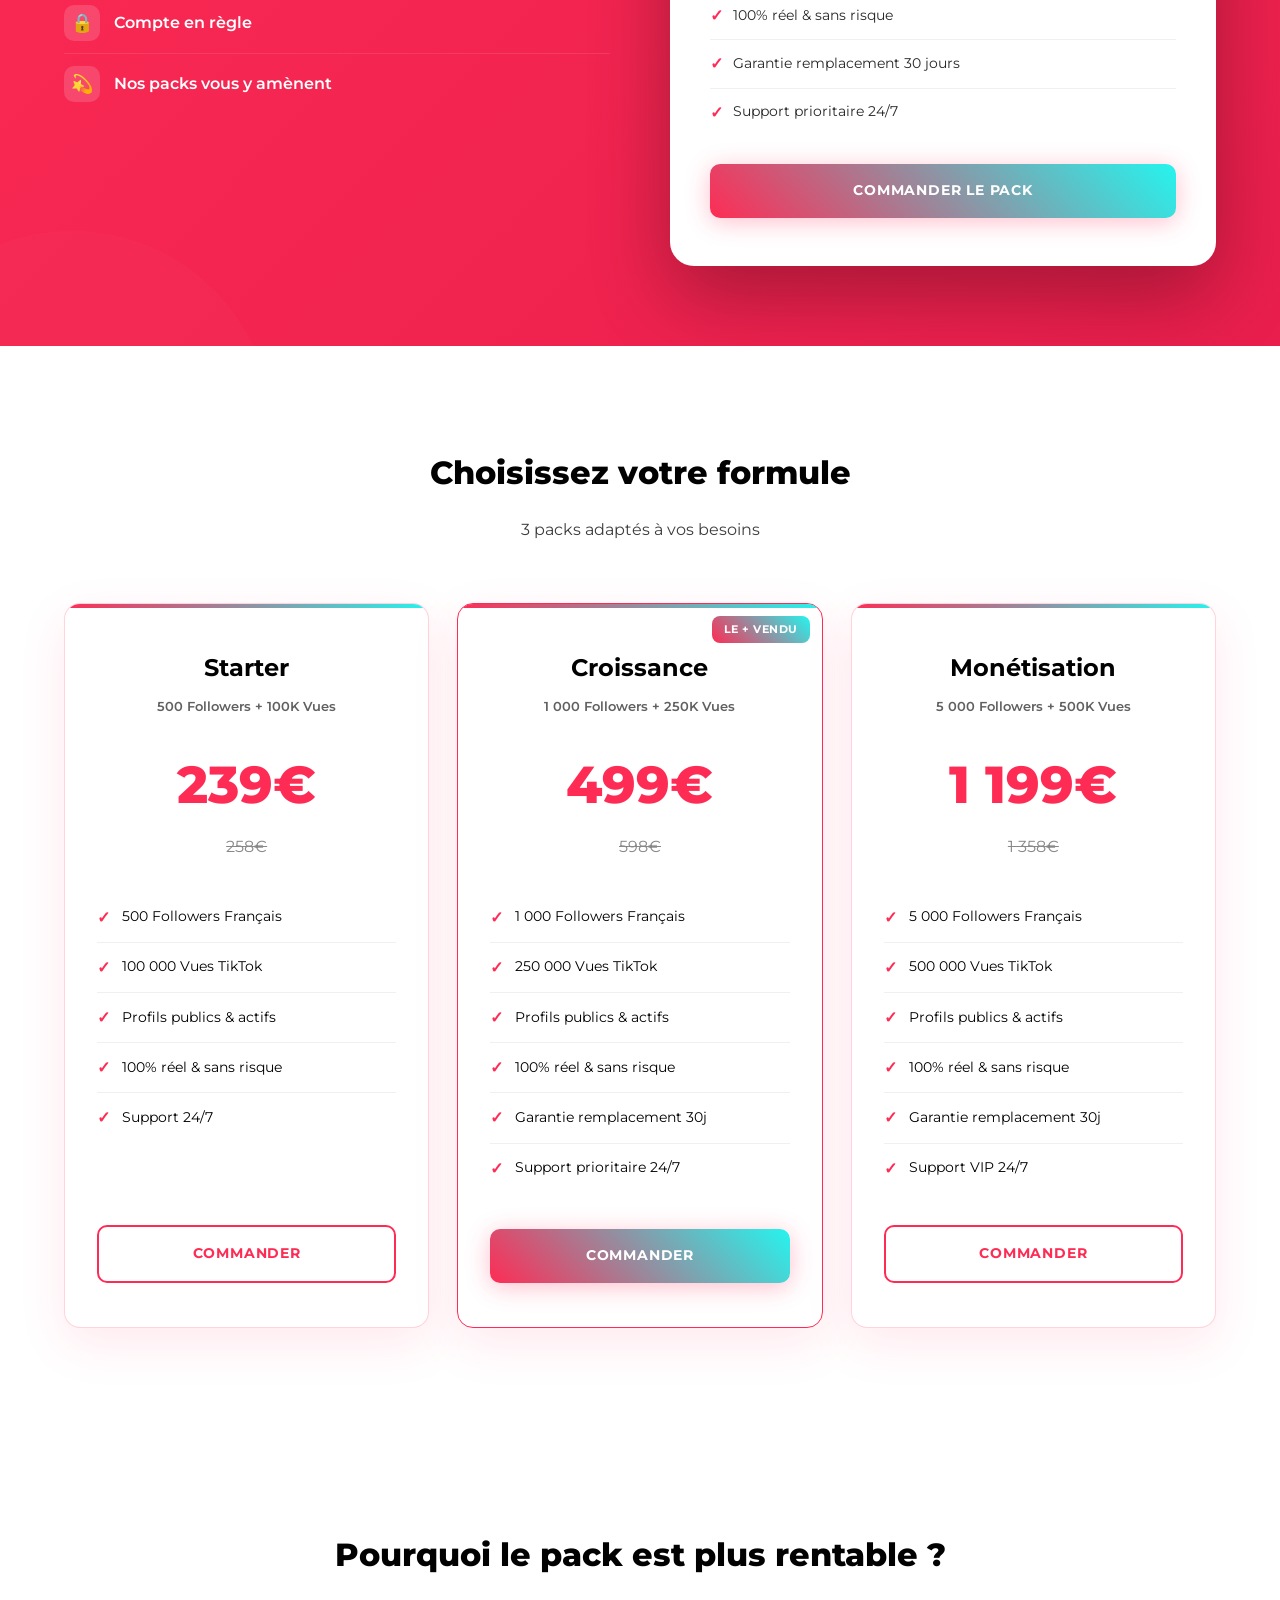
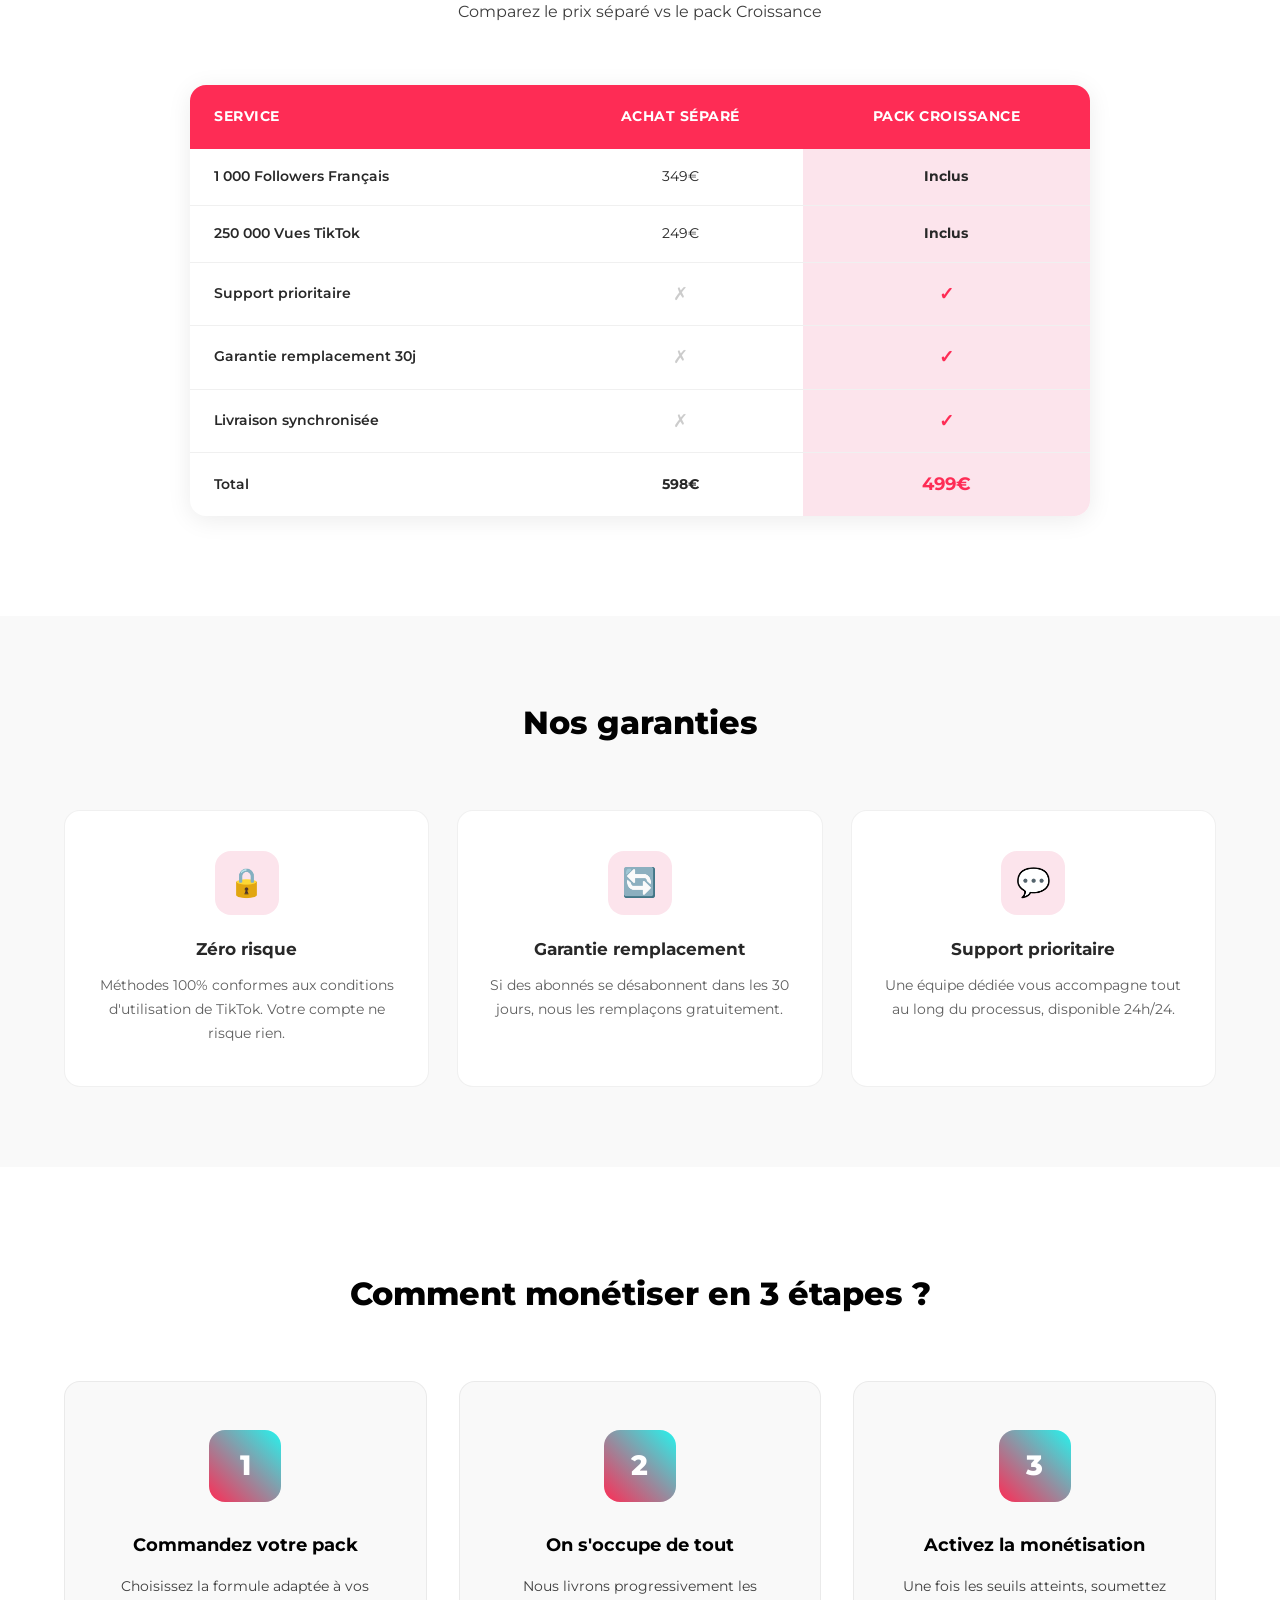
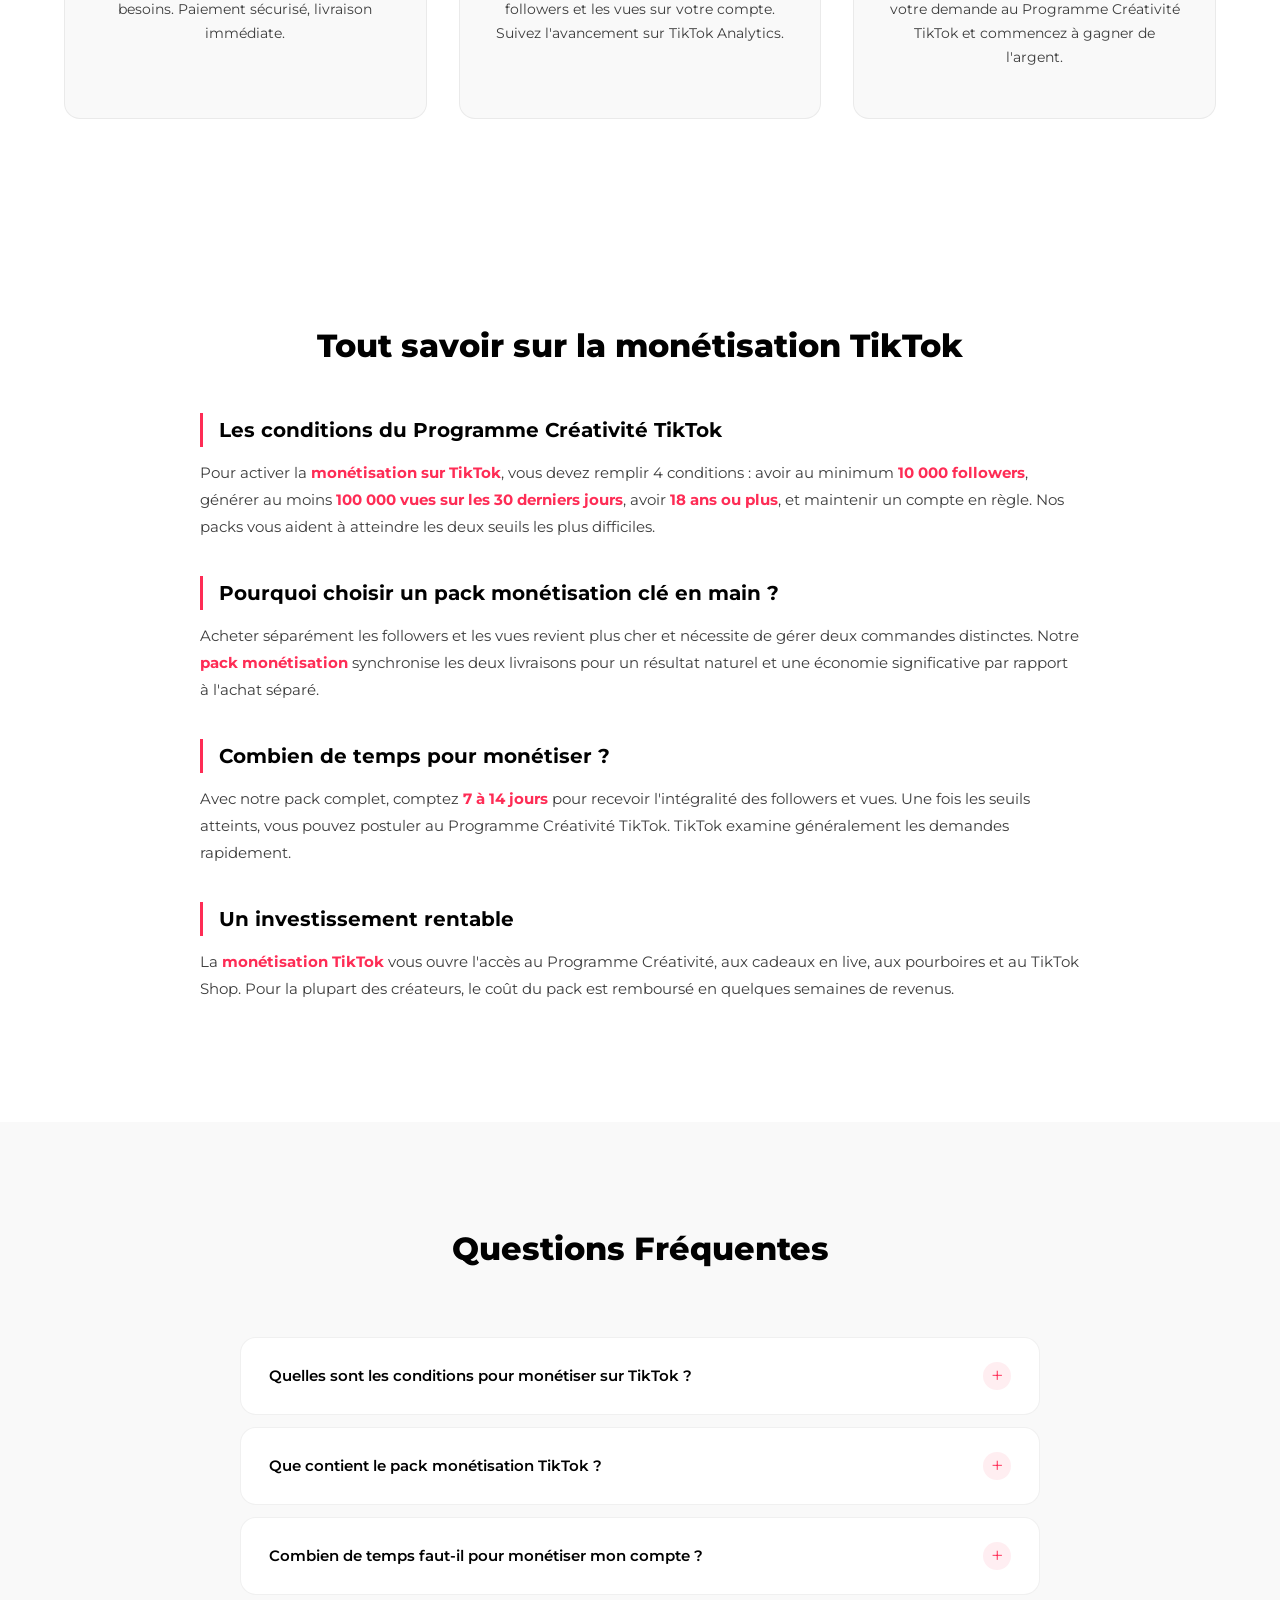
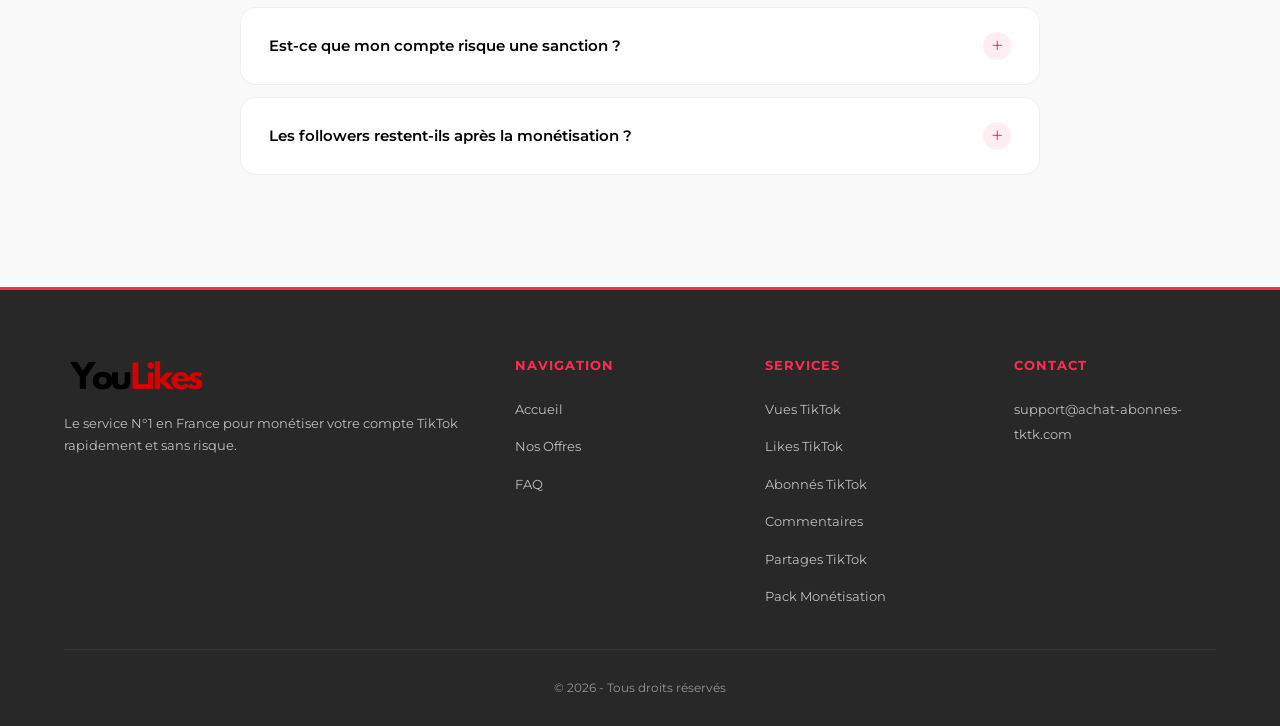
<file: monetisation-tiktok.html>
<!DOCTYPE html>
<html lang="fr">
<head>
    <meta charset="UTF-8">
    <meta name="viewport" content="width=device-width, initial-scale=1.0">
    <meta name="robots" content="index, follow">
    <title>Monetisation TikTok - Monetiser Compte TikTok</title>
    <meta name="description" content="Pack monetisation TikTok complet : 10 000 followers + 100 000 vues pour rejoindre le Programme Creativite TikTok. Cle en main, sans risque, livraison rapide. A partir de 239 euros.">
    <link rel="canonical" href="https://achat-abonnes-tktk.com/monetisation-tiktok.html"/>
    <link rel="alternate" hreflang="fr-FR" href="https://achat-abonnes-tktk.com/monetisation-tiktok.html"/>
    <link rel="alternate" hreflang="x-default" href="https://achat-abonnes-tktk.com/monetisation-tiktok.html"/>
    <meta property="og:type" content="website">
    <meta property="og:url" content="https://achat-abonnes-tktk.com/monetisation-tiktok.html">
    <meta property="og:title" content="Monetiser TikTok">
    <meta property="og:description" content="Pack monetisation TikTok : 10 000 followers + 100 000 vues pour le Programme Creativite TikTok. Cle en main, sans risque. A partir de 239 euros.">
    <meta property="og:image" content="https://achat-abonnes-tktk.com/logo.png">
    <meta name="twitter:card" content="summary_large_image">
    <meta name="twitter:title" content="Monetiser Compte TikTok">
    <meta name="twitter:description" content="Pack monetisation TikTok : 10 000 followers + 100 000 vues pour le Programme Creativite TikTok. A partir de 239 euros.">
    <meta name="twitter:image" content="https://achat-abonnes-tktk.com/logo.png">
    <link rel="preconnect" href="https://fonts.googleapis.com">
    <link rel="preconnect" href="https://fonts.gstatic.com" crossorigin>
    <link href="https://fonts.googleapis.com/css2?family=Montserrat:wght@400;500;600;700;800&display=swap" rel="stylesheet">
    <link rel="stylesheet" href="styles.css">
    <link rel="icon" type="image/x-icon" href="/favicon.ico">
    <link rel="apple-touch-icon" sizes="96x96" href="/logo/apple-icon-96x96.png">
    <link rel="icon" type="image/png" sizes="96x96" href="/logo/android-icon-96x96.png">
    <link rel="icon" type="image/png" sizes="32x32" href="/logo/android-icon-32x32.png">
    <meta name="msapplication-TileImage" content="/logo/ms-icon-96x96.png">
    <script type="application/ld+json">
    {
        "@context": "https://schema.org",
        "@type": "FAQPage",
        "mainEntity": [
            {
                "@type": "Question",
                "name": "Quelles sont les conditions pour monetiser sur TikTok ?",
                "acceptedAnswer": {
                    "@type": "Answer",
                    "text": "Le Programme Creativite TikTok exige au minimum 10 000 followers, 100 000 vues sur les 30 derniers jours, avoir 18 ans ou plus, et un compte en regle. Nos packs vous aident a atteindre ces seuils."
                }
            },
            {
                "@type": "Question",
                "name": "Que contient le pack monetisation TikTok ?",
                "acceptedAnswer": {
                    "@type": "Answer",
                    "text": "Nos packs combinent des followers francais reels et des vues TikTok pour vous rapprocher des conditions du Programme Creativite TikTok. Le pack Monetisation inclut 1000 followers + 250 000 vues."
                }
            },
            {
                "@type": "Question",
                "name": "Combien de temps faut-il pour monetiser mon compte ?",
                "acceptedAnswer": {
                    "@type": "Answer",
                    "text": "Avec notre pack complet, comptez 7 a 14 jours pour recevoir l'ensemble des followers et vues. La demande au Programme Creativite peut ensuite etre soumise a TikTok."
                }
            },
            {
                "@type": "Question",
                "name": "Est-ce que mon compte risque une sanction ?",
                "acceptedAnswer": {
                    "@type": "Answer",
                    "text": "Non, nos followers et vues proviennent de vrais utilisateurs. La methode est 100% conforme aux conditions d'utilisation de TikTok. Aucun risque pour votre compte."
                }
            },
            {
                "@type": "Question",
                "name": "Les followers restent-ils apres la monetisation ?",
                "acceptedAnswer": {
                    "@type": "Answer",
                    "text": "Oui, nos followers sont de haute qualite et restent sur votre compte. Nous offrons une garantie de remplacement pendant 30 jours en cas de perte."
                }
            }
        ]
    }
    </script>
    <script type="application/ld+json">
    {
        "@context": "https://schema.org",
        "@type": "Product",
        "name": "Monetisation TikTok",
        "description": "Monetisation tiktok cle en main. Pack followers francais + vues TikTok pour rejoindre le Programme Creativite TikTok. 10 000 followers et 100 000 vues requis. Monetiser son compte tiktok sans risque.",
        "brand": {
            "@type": "Brand",
            "name": "TkTkBoost"
        },
        "image": "https://achat-abonnes-tktk.com/logo.png",
        "offers": {
            "@type": "AggregateOffer",
            "priceCurrency": "EUR",
            "lowPrice": "239",
            "highPrice": "1199",
            "offerCount": "3",
            "availability": "https://schema.org/InStock"
        }
    }
    </script>
    <style>
        .pack-highlight {
            background: linear-gradient(135deg, #FE2C55 0%, #E91E4C 100%);
            padding: 80px 0;
            position: relative;
            overflow: hidden;
        }
        .pack-highlight::before {
            content: '';
            position: absolute;
            top: -50%;
            right: -20%;
            width: 600px;
            height: 600px;
            border-radius: 50%;
            background: rgba(255, 255, 255, 0.03);
        }
        .pack-highlight::after {
            content: '';
            position: absolute;
            bottom: -30%;
            left: -10%;
            width: 400px;
            height: 400px;
            border-radius: 50%;
            background: rgba(255, 255, 255, 0.02);
        }
        .pack-grid {
            display: grid;
            grid-template-columns: 1fr 1fr;
            gap: 60px;
            align-items: center;
            position: relative;
            z-index: 1;
        }
        .pack-info h2 {
            font-size: 36px;
            font-weight: 800;
            color: #ffffff;
            margin-bottom: 20px;
            line-height: 1.2;
        }
        .pack-info p {
            font-size: 16px;
            color: rgba(255, 255, 255, 0.85);
            line-height: 1.8;
            margin-bottom: 24px;
        }
        .pack-includes {
            list-style: none;
            margin-bottom: 32px;
        }
        .pack-includes li {
            padding: 12px 0;
            font-size: 16px;
            font-weight: 600;
            color: #ffffff;
            display: flex;
            align-items: center;
            gap: 14px;
            border-bottom: 1px solid rgba(255, 255, 255, 0.1);
        }
        .pack-includes li:last-child {
            border-bottom: none;
        }
        .pack-includes .icon {
            width: 36px;
            height: 36px;
            background: rgba(255, 255, 255, 0.15);
            border-radius: 10px;
            display: flex;
            align-items: center;
            justify-content: center;
            font-size: 18px;
            flex-shrink: 0;
        }
        .pack-card-main {
            background: #ffffff;
            border-radius: 24px;
            padding: 48px 40px;
            text-align: center;
            box-shadow: 0 30px 80px rgba(0, 0, 0, 0.3);
            position: relative;
        }
        .pack-card-main .pack-label {
            background: linear-gradient(135deg, #FE2C55, #E91E4C);
            color: #ffffff;
            padding: 8px 24px;
            border-radius: 30px;
            font-size: 12px;
            font-weight: 800;
            text-transform: uppercase;
            letter-spacing: 1.5px;
            display: inline-block;
            margin-bottom: 24px;
        }
        .pack-card-main h3 {
            font-size: 22px;
            font-weight: 800;
            color: #282828;
            margin-bottom: 8px;
        }
        .pack-card-main .pack-subtitle {
            font-size: 14px;
            color: #606060;
            margin-bottom: 28px;
        }
        .pack-card-main .pack-price {
            font-size: 64px;
            font-weight: 800;
            color: #FE2C55;
            line-height: 1;
            margin-bottom: 4px;
        }
        .pack-card-main .pack-old-price {
            font-size: 18px;
            color: #999;
            text-decoration: line-through;
            margin-bottom: 8px;
        }
        .pack-card-main .pack-economy {
            display: inline-block;
            background: #FCE4EC;
            color: #FE2C55;
            padding: 6px 16px;
            border-radius: 20px;
            font-size: 13px;
            font-weight: 700;
            margin-bottom: 28px;
        }
        .pack-card-main .pack-details {
            text-align: left;
            margin-bottom: 28px;
        }
        .pack-card-main .pack-details li {
            padding: 10px 0;
            font-size: 14px;
            color: #282828;
            display: flex;
            align-items: center;
            gap: 10px;
            border-bottom: 1px solid #f0f0f0;
        }
        .pack-card-main .pack-details li:last-child {
            border-bottom: none;
        }
        .pack-card-main .pack-details .check {
            color: #FE2C55;
            font-weight: 700;
            font-size: 16px;
        }
        .comparison {
            padding: 100px 0;
            background: #ffffff;
        }
        .comparison-table {
            width: 100%;
            max-width: 900px;
            margin: 60px auto 0;
            border-collapse: separate;
            border-spacing: 0;
            border-radius: 16px;
            overflow: hidden;
            box-shadow: 0 4px 24px rgba(0, 0, 0, 0.08);
        }
        .comparison-table thead th {
            background: #FE2C55;
            color: #ffffff;
            padding: 20px 24px;
            font-size: 14px;
            font-weight: 700;
            text-transform: uppercase;
            letter-spacing: 0.5px;
            text-align: center;
        }
        .comparison-table thead th:first-child {
            text-align: left;
        }
        .comparison-table tbody td {
            padding: 16px 24px;
            font-size: 14px;
            color: #282828;
            border-bottom: 1px solid #f0f0f0;
            text-align: center;
        }
        .comparison-table tbody td:first-child {
            text-align: left;
            font-weight: 600;
        }
        .comparison-table tbody tr:last-child td {
            border-bottom: none;
        }
        .comparison-table tbody tr:hover {
            background: #FCE4EC;
        }
        .comparison-table .yes {
            color: #FE2C55;
            font-weight: 700;
            font-size: 18px;
        }
        .comparison-table .no {
            color: #ccc;
            font-size: 18px;
        }
        .pack-featured {
            background: #FCE4EC;
            font-weight: 700 !important;
        }
        .guarantee-section {
            padding: 80px 0;
            background: #f9f9f9;
        }
        .guarantee-grid {
            display: grid;
            grid-template-columns: repeat(3, 1fr);
            gap: 28px;
            margin-top: 60px;
        }
        .guarantee-card {
            background: #ffffff;
            padding: 40px 28px;
            border-radius: 16px;
            text-align: center;
            border: 1px solid rgba(0, 0, 0, 0.06);
            transition: all 0.35s ease;
        }
        .guarantee-card:hover {
            transform: translateY(-6px);
            box-shadow: 0 12px 40px rgba(254, 44, 85, 0.08);
            border-color: rgba(254, 44, 85, 0.15);
        }
        .guarantee-icon {
            width: 64px;
            height: 64px;
            margin: 0 auto 20px;
            background: #FCE4EC;
            border-radius: 16px;
            display: flex;
            align-items: center;
            justify-content: center;
            font-size: 28px;
        }
        .guarantee-card h3 {
            font-size: 17px;
            font-weight: 700;
            color: #282828;
            margin-bottom: 10px;
        }
        .guarantee-card p {
            font-size: 14px;
            color: #606060;
            line-height: 1.7;
        }
        @media (max-width: 768px) {
            .pack-grid {
                grid-template-columns: 1fr;
                gap: 40px;
            }
            .pack-info h2 {
                font-size: 28px;
                text-align: center;
            }
            .pack-info p {
                text-align: center;
            }
            .pack-card-main {
                padding: 36px 24px;
            }
            .pack-card-main .pack-price {
                font-size: 48px;
            }
            .comparison-table {
                font-size: 12px;
            }
            .comparison-table thead th,
            .comparison-table tbody td {
                padding: 12px 10px;
            }
            .guarantee-grid {
                grid-template-columns: 1fr;
            }
            .guarantee-section, .comparison, .pack-highlight {
                padding: 50px 0;
            }
        }
    </style>
</head>
<body>
    <header class="header">
        <div class="container">
            <a href="https://achat-abonnes-tktk.com/" class="logo" title="Acheter Vues TikTok">
                <img src="logo.png" alt="TkTkBoost" title="TkTkBoost" class="logo-img" width="200" height="200">
            </a>
            <nav class="nav">
                <ul class="nav-list">
                    <li><a href="https://achat-abonnes-tktk.com/" class="nav-link" title="Accueil">Accueil</a></li>
                    <li class="nav-item dropdown">
                        <a href="#" class="nav-link" title="Nos Services">Nos Services <span class="dropdown-arrow">&#9660;</span></a>
                        <div class="dropdown-menu">
                            <a href="https://achat-abonnes-tktk.com/" title="acheter vue tiktok pas cher">Vues TikTok</a>
                            <a href="https://achat-abonnes-tktk.com/acheter-des-likes-tiktok.html" title="acheter likes tiktok">Likes TikTok</a>
                            <a href="https://achat-abonnes-tktk.com/acheter-abonnes-tiktok.html" title="abonnes tiktok pas cher">Abonnés TikTok</a>
                            <a href="https://achat-abonnes-tktk.com/acheter-commentaires-tiktok.html" title="acheter commentaires tiktok">Commentaires</a>
                            <a href="https://achat-abonnes-tktk.com/acheter-partages-tiktok.html" title="partages tiktok">Partages TikTok</a>
                            <a href="https://achat-abonnes-tktk.com/monetisation-tiktok.html" title="monetisation tiktok">Pack Monétisation</a>
                        </div>
                    </li>
                    <li><a href="#offres" class="nav-link" title="Tarifs">Tarifs</a></li>
                    <li><a href="#faq" class="nav-link" title="FAQ">FAQ</a></li>
                </ul>
            </nav>
            <button class="menu-toggle" aria-label="Menu">
                <span></span>
                <span></span>
                <span></span>
            </button>
        </div>
    </header>
    <div class="promo-bar">&#x1F680; Pack Monétisation : tout ce qu'il faut pour gagner de l'argent sur TikTok</div>

    <section id="accueil" class="hero">
        <div class="container">
            <div class="hero-content">
                <h1>Monetisation TikTok<br><span class="highlight">Monetiser Compte TikTok</span></h1>
                <p class="hero-subtitle">Atteignez les conditions du Programme Créativité TikTok : 10 000 followers + 100 000 vues. Followers français réels et actifs. Paiement sécurisé Stripe.</p>
                <a href="#offres" class="btn btn-primary" title="monetiser tiktok">Découvrir les Packs</a>
            </div>
            <div class="hero-image">
                <img src="monnétisation.webp" alt="monetiser son compte tiktok" title="tiktok studio monetisation" class="hero-img" loading="eager" width="1200" height="675">
            </div>
        </div>
    </section>

    <section class="stats">
        <div class="container">
            <div class="stat-card">
                <div class="stat-number" data-target="0" data-static="10K">10K</div>
                <p>Followers requis</p>
            </div>
            <div class="stat-card">
                <div class="stat-number" data-target="0" data-static="100K">100K</div>
                <p>Vues requises (30 jours)</p>
            </div>
            <div class="stat-card">
                <div class="stat-number" data-target="0" data-static="0%">0%</div>
                <p>Risque pour votre compte</p>
            </div>
            <div class="stat-card">
                <div class="stat-number" data-target="0" data-static="100%">100%</div>
                <p>Clé en main</p>
            </div>
        </div>
    </section>

    <section id="offres" class="pack-highlight">
        <div class="container">
            <div class="pack-grid">
                <div class="pack-info">
                    <h2>Conditions du Programme Créativité TikTok</h2>
                    <p>Pour monétiser sur TikTok, vous devez atteindre <strong style="color:#fff">10 000 followers</strong> et <strong style="color:#fff">100 000 vues sur les 30 derniers jours</strong>. Avoir 18 ans minimum et un compte en règle.</p>
                    <ul class="pack-includes">
                        <li><span class="icon">&#128101;</span> 10 000 followers minimum</li>
                        <li><span class="icon">&#128065;</span> 100 000 vues en 30 jours</li>
                        <li><span class="icon">&#127874;</span> 18 ans ou plus</li>
                        <li><span class="icon">&#128274;</span> Compte en règle</li>
                        <li><span class="icon">&#128171;</span> Nos packs vous y amènent</li>
                    </ul>
                </div>
                <div class="pack-card-main">
                    <span class="pack-label">Pack Croissance</span>
                    <h3>Monétisation TikTok</h3>
                    <p class="pack-subtitle">1 000 Followers + 250 000 Vues</p>
                    <div class="pack-price">499€</div>
                    <div class="pack-old-price">598€</div>
                    <div class="pack-economy">&#128293; Économisez 99€ vs achat séparé</div>
                    <ul class="pack-details">
                        <li><span class="check">&#10003;</span> 1 000 Followers Français</li>
                        <li><span class="check">&#10003;</span> 250 000 Vues TikTok</li>
                        <li><span class="check">&#10003;</span> Profils publics & actifs</li>
                        <li><span class="check">&#10003;</span> 100% réel & sans risque</li>
                        <li><span class="check">&#10003;</span> Garantie remplacement 30 jours</li>
                        <li><span class="check">&#10003;</span> Support prioritaire 24/7</li>
                    </ul>
                    <a href="https://buy.stripe.com/8x214n41c2yn5CCeqo6Na0p" class="btn btn-primary btn-full" title="Commander le Pack Croissance" rel="noopener" target="_blank">Commander le Pack</a>
                </div>
            </div>
        </div>
    </section>

    <section class="pricing" style="background:#ffffff;">
        <div class="container">
            <h2 class="section-title">Choisissez votre formule</h2>
            <p class="section-subtitle">3 packs adaptés à vos besoins</p>
            <div class="pricing-cards">
                <div class="pricing-card">
                    <div class="pricing-header">
                        <h3>Starter</h3>
                        <div class="pricing-bonus" style="text-decoration:none;color:#606060;">500 Followers + 100K Vues</div>
                    </div>
                    <div class="pricing-price">
                        <span class="price">239€</span>
                        <span class="old-price">258€</span>
                    </div>
                    <ul class="pricing-features">
                        <li><span class="check">&#10003;</span> 500 Followers Français</li>
                        <li><span class="check">&#10003;</span> 100 000 Vues TikTok</li>
                        <li><span class="check">&#10003;</span> Profils publics & actifs</li>
                        <li><span class="check">&#10003;</span> 100% réel & sans risque</li>
                        <li><span class="check">&#10003;</span> Support 24/7</li>
                    </ul>
                    <a href="https://buy.stripe.com/6oU5kD1T46OD2qqdmk6Na0q" class="btn btn-outline" title="Commander le pack Starter" rel="noopener" target="_blank">Commander</a>
                </div>

                <div class="pricing-card featured">
                    <div class="pricing-badge">Le + vendu</div>
                    <div class="pricing-header">
                        <h3>Croissance</h3>
                        <div class="pricing-bonus" style="text-decoration:none;color:#606060;">1 000 Followers + 250K Vues</div>
                    </div>
                    <div class="pricing-price">
                        <span class="price">499€</span>
                        <span class="old-price">598€</span>
                    </div>
                    <ul class="pricing-features">
                        <li><span class="check">&#10003;</span> 1 000 Followers Français</li>
                        <li><span class="check">&#10003;</span> 250 000 Vues TikTok</li>
                        <li><span class="check">&#10003;</span> Profils publics & actifs</li>
                        <li><span class="check">&#10003;</span> 100% réel & sans risque</li>
                        <li><span class="check">&#10003;</span> Garantie remplacement 30j</li>
                        <li><span class="check">&#10003;</span> Support prioritaire 24/7</li>
                    </ul>
                    <a href="https://buy.stripe.com/8x214n41c2yn5CCeqo6Na0p" class="btn btn-primary" title="Commander le pack Croissance" rel="noopener" target="_blank">Commander</a>
                </div>

                <div class="pricing-card">
                    <div class="pricing-header">
                        <h3>Monétisation</h3>
                        <div class="pricing-bonus" style="text-decoration:none;color:#606060;">5 000 Followers + 500K Vues</div>
                    </div>
                    <div class="pricing-price">
                        <span class="price">1 199€</span>
                        <span class="old-price">1 358€</span>
                    </div>
                    <ul class="pricing-features">
                        <li><span class="check">&#10003;</span> 5 000 Followers Français</li>
                        <li><span class="check">&#10003;</span> 500 000 Vues TikTok</li>
                        <li><span class="check">&#10003;</span> Profils publics & actifs</li>
                        <li><span class="check">&#10003;</span> 100% réel & sans risque</li>
                        <li><span class="check">&#10003;</span> Garantie remplacement 30j</li>
                        <li><span class="check">&#10003;</span> Support VIP 24/7</li>
                    </ul>
                    <a href="https://buy.stripe.com/bJebJ17do6OD6GG8206Na0o" class="btn btn-outline" title="Commander le pack Monétisation" rel="noopener" target="_blank">Commander</a>
                </div>
            </div>
        </div>
    </section>

    <section class="comparison">
        <div class="container">
            <h2 class="section-title">Pourquoi le pack est plus rentable ?</h2>
            <p class="section-subtitle">Comparez le prix séparé vs le pack Croissance</p>
            <table class="comparison-table">
                <thead>
                    <tr>
                        <th>Service</th>
                        <th>Achat séparé</th>
                        <th>Pack Croissance</th>
                    </tr>
                </thead>
                <tbody>
                    <tr>
                        <td>1 000 Followers Français</td>
                        <td>349€</td>
                        <td class="pack-featured">Inclus</td>
                    </tr>
                    <tr>
                        <td>250 000 Vues TikTok</td>
                        <td>249€</td>
                        <td class="pack-featured">Inclus</td>
                    </tr>
                    <tr>
                        <td>Support prioritaire</td>
                        <td class="no">&#10007;</td>
                        <td class="pack-featured"><span class="yes">&#10003;</span></td>
                    </tr>
                    <tr>
                        <td>Garantie remplacement 30j</td>
                        <td class="no">&#10007;</td>
                        <td class="pack-featured"><span class="yes">&#10003;</span></td>
                    </tr>
                    <tr>
                        <td>Livraison synchronisée</td>
                        <td class="no">&#10007;</td>
                        <td class="pack-featured"><span class="yes">&#10003;</span></td>
                    </tr>
                    <tr style="font-weight:700;font-size:16px;">
                        <td>Total</td>
                        <td>598€</td>
                        <td class="pack-featured" style="color:#FE2C55;font-size:18px;">499€</td>
                    </tr>
                </tbody>
            </table>
        </div>
    </section>

    <section class="guarantee-section">
        <div class="container">
            <h2 class="section-title">Nos garanties</h2>
            <div class="guarantee-grid">
                <div class="guarantee-card">
                    <div class="guarantee-icon">&#128274;</div>
                    <h3>Zéro risque</h3>
                    <p>Méthodes 100% conformes aux conditions d'utilisation de TikTok. Votre compte ne risque rien.</p>
                </div>
                <div class="guarantee-card">
                    <div class="guarantee-icon">&#128260;</div>
                    <h3>Garantie remplacement</h3>
                    <p>Si des abonnés se désabonnent dans les 30 jours, nous les remplaçons gratuitement.</p>
                </div>
                <div class="guarantee-card">
                    <div class="guarantee-icon">&#128172;</div>
                    <h3>Support prioritaire</h3>
                    <p>Une équipe dédiée vous accompagne tout au long du processus, disponible 24h/24.</p>
                </div>
            </div>
        </div>
    </section>

    <section class="how-it-works">
        <div class="container">
            <h2 class="section-title">Comment monétiser en 3 étapes ?</h2>
            <div class="steps">
                <div class="step">
                    <div class="step-icon">
                        <span>1</span>
                    </div>
                    <h3>Commandez votre pack</h3>
                    <p>Choisissez la formule adaptée à vos besoins. Paiement sécurisé, livraison immédiate.</p>
                </div>
                <div class="step">
                    <div class="step-icon">
                        <span>2</span>
                    </div>
                    <h3>On s'occupe de tout</h3>
                    <p>Nous livrons progressivement les followers et les vues sur votre compte. Suivez l'avancement sur TikTok Analytics.</p>
                </div>
                <div class="step">
                    <div class="step-icon">
                        <span>3</span>
                    </div>
                    <h3>Activez la monétisation</h3>
                    <p>Une fois les seuils atteints, soumettez votre demande au Programme Créativité TikTok et commencez à gagner de l'argent.</p>
                </div>
            </div>
        </div>
    </section>

    <section class="seo-content">
        <div class="container">
            <h2 class="section-title">Tout savoir sur la monétisation TikTok</h2>
            <div class="seo-text">
                <h3>Les conditions du Programme Créativité TikTok</h3>
                <p>Pour activer la <strong>monétisation sur TikTok</strong>, vous devez remplir 4 conditions : avoir au minimum <strong>10 000 followers</strong>, générer au moins <strong>100 000 vues sur les 30 derniers jours</strong>, avoir <strong>18 ans ou plus</strong>, et maintenir un compte en règle. Nos packs vous aident à atteindre les deux seuils les plus difficiles.</p>

                <h3>Pourquoi choisir un pack monétisation clé en main ?</h3>
                <p>Acheter séparément les followers et les vues revient plus cher et nécessite de gérer deux commandes distinctes. Notre <strong>pack monétisation</strong> synchronise les deux livraisons pour un résultat naturel et une économie significative par rapport à l'achat séparé.</p>

                <h3>Combien de temps pour monétiser ?</h3>
                <p>Avec notre pack complet, comptez <strong>7 à 14 jours</strong> pour recevoir l'intégralité des followers et vues. Une fois les seuils atteints, vous pouvez postuler au Programme Créativité TikTok. TikTok examine généralement les demandes rapidement.</p>

                <h3>Un investissement rentable</h3>
                <p>La <strong>monétisation TikTok</strong> vous ouvre l'accès au Programme Créativité, aux cadeaux en live, aux pourboires et au TikTok Shop. Pour la plupart des créateurs, le coût du pack est remboursé en quelques semaines de revenus.</p>
            </div>
        </div>
    </section>

    <section id="faq" class="faq">
        <div class="container">
            <h2 class="section-title">Questions Fréquentes</h2>
            <div class="faq-list">
                <div class="faq-item">
                    <button class="faq-question">
                        <span>Quelles sont les conditions pour monétiser sur TikTok ?</span>
                        <span class="faq-icon">+</span>
                    </button>
                    <div class="faq-answer">
                        <p>Le Programme Créativité TikTok exige : <strong>10 000 followers</strong> minimum, <strong>100 000 vues</strong> sur les 30 derniers jours, avoir 18 ans ou plus, et un compte en règle.</p>
                    </div>
                </div>
                <div class="faq-item">
                    <button class="faq-question">
                        <span>Que contient le pack monétisation TikTok ?</span>
                        <span class="faq-icon">+</span>
                    </button>
                    <div class="faq-answer">
                        <p>Nos packs combinent des followers français réels (profils publics, actifs avec vidéos) et des vues TikTok pour vous rapprocher des conditions du Programme Créativité. 3 formules de 239€ à 1 199€.</p>
                    </div>
                </div>
                <div class="faq-item">
                    <button class="faq-question">
                        <span>Combien de temps faut-il pour monétiser mon compte ?</span>
                        <span class="faq-icon">+</span>
                    </button>
                    <div class="faq-answer">
                        <p>Comptez 7 à 14 jours pour recevoir l'ensemble des followers et vues. La candidature au Programme Créativité peut ensuite &ecirc;tre soumise à TikTok.</p>
                    </div>
                </div>
                <div class="faq-item">
                    <button class="faq-question">
                        <span>Est-ce que mon compte risque une sanction ?</span>
                        <span class="faq-icon">+</span>
                    </button>
                    <div class="faq-answer">
                        <p>Non, nos followers et vues proviennent de vrais utilisateurs. La méthode est 100% conforme aux conditions d'utilisation de TikTok. Aucun risque pour votre compte.</p>
                    </div>
                </div>
                <div class="faq-item">
                    <button class="faq-question">
                        <span>Les followers restent-ils après la monétisation ?</span>
                        <span class="faq-icon">+</span>
                    </button>
                    <div class="faq-answer">
                        <p>Oui, nos followers sont de haute qualité et restent sur votre compte. Nous offrons une garantie de remplacement pendant 30 jours en cas de perte.</p>
                    </div>
                </div>
            </div>
        </div>
    </section>

    <footer class="footer">
        <div class="container">
            <div class="footer-content">
                <div class="footer-brand">
                    <a href="https://achat-abonnes-tktk.com/" class="logo" title="Acheter Vues TikTok">
                        <img src="logo.png" alt="TkTkBoost" title="TkTkBoost" class="logo-img" width="200" height="200">
                    </a>
                    <p>Le service N°1 en France pour monétiser votre compte TikTok rapidement et sans risque.</p>
                </div>
                <div class="footer-links">
                    <h4>Navigation</h4>
                    <ul>
                        <li><a href="https://achat-abonnes-tktk.com/" title="Accueil">Accueil</a></li>
                        <li><a href="#offres" title="Nos Offres">Nos Offres</a></li>
                        <li><a href="#faq" title="FAQ">FAQ</a></li>
                    </ul>
                </div>
                <div class="footer-links">
                    <h4>Services</h4>
                    <ul>
                        <li><a href="https://achat-abonnes-tktk.com/" title="tiktok acheter des vues">Vues TikTok</a></li>
                        <li><a href="https://achat-abonnes-tktk.com/acheter-des-likes-tiktok.html" title="achat like tiktok">Likes TikTok</a></li>
                        <li><a href="https://achat-abonnes-tktk.com/acheter-abonnes-tiktok.html" title="acheter 1000 abonnes tiktok">Abonnés TikTok</a></li>
                        <li><a href="https://achat-abonnes-tktk.com/acheter-commentaires-tiktok.html" title="achat commentaire tiktok">Commentaires</a></li>
                        <li><a href="https://achat-abonnes-tktk.com/acheter-partages-tiktok.html" title="partages TikTok">Partages TikTok</a></li>
                        <li><a href="https://achat-abonnes-tktk.com/monetisation-tiktok.html" title="monetiser compte tiktok">Pack Monétisation</a></li>
                    </ul>
                </div>
                <div class="footer-links">
                    <h4>Contact</h4>
                    <ul>
                        <li><a href="mailto:support@achat-abonnes-tktk.com" title="support@achat-abonnes-tktk.com">support@achat-abonnes-tktk.com</a></li>
                    </ul>
                </div>
            </div>
            <div class="footer-bottom">
                <p>&copy; 2026 - Tous droits réservés</p>
            </div>
        </div>
    </footer>

    <script>
        document.addEventListener('DOMContentLoaded', function() {
            const menuToggle = document.querySelector('.menu-toggle');
            const nav = document.querySelector('.nav');
            if (menuToggle && nav) {
                menuToggle.addEventListener('click', function(e) {
                    e.stopPropagation();
                    nav.classList.toggle('active');
                    menuToggle.classList.toggle('active');
                });

                document.addEventListener('click', function(e) {
                    if (!nav.contains(e.target) && !menuToggle.contains(e.target)) {
                        nav.classList.remove('active');
                        menuToggle.classList.remove('active');
                        document.querySelectorAll('.nav-item.dropdown').forEach(d => d.classList.remove('active'));
                    }
                });
                const navLinks = document.querySelectorAll('.nav-link:not(.nav-item.dropdown > .nav-link)');
                navLinks.forEach(link => {
                    link.addEventListener('click', function() {
                        nav.classList.remove('active');
                        menuToggle.classList.remove('active');
                    });
                });
            }
            const dropdowns = document.querySelectorAll('.nav-item.dropdown');
            dropdowns.forEach(dropdown => {
                const dropdownLink = dropdown.querySelector('.nav-link');
                dropdownLink.addEventListener('click', function(e) {
                    if (window.innerWidth <= 768) {
                        e.preventDefault();
                        dropdown.classList.toggle('active');
                    }
                });
            });
            const dropdownMenuLinks = document.querySelectorAll('.dropdown-menu a');
            dropdownMenuLinks.forEach(link => {
                link.addEventListener('click', function() {
                    if (window.innerWidth <= 768) {
                        nav.classList.remove('active');
                        menuToggle.classList.remove('active');
                        document.querySelectorAll('.nav-item.dropdown').forEach(d => d.classList.remove('active'));
                    }
                });
            });
            const anchorLinks = document.querySelectorAll('a[href^="#"]');
            anchorLinks.forEach(link => {
                link.addEventListener('click', function(e) {
                    e.preventDefault();
                    const targetId = this.getAttribute('href');
                    const targetElement = document.querySelector(targetId);
                    if (targetElement) {
                        const headerHeight = document.querySelector('.header').offsetHeight;
                        const targetPosition = targetElement.offsetTop - headerHeight;
                        window.scrollTo({ top: targetPosition, behavior: 'smooth' });
                    }
                });
            });
            const faqItems = document.querySelectorAll('.faq-item');
            faqItems.forEach(item => {
                const question = item.querySelector('.faq-question');
                question.addEventListener('click', function() {
                    faqItems.forEach(otherItem => {
                        if (otherItem !== item && otherItem.classList.contains('active')) {
                            otherItem.classList.remove('active');
                        }
                    });
                    item.classList.toggle('active');
                });
            });
            const animateElements = document.querySelectorAll('.stat-card, .step, .pricing-card, .faq-item, .guarantee-card');
            const observer = new IntersectionObserver(function(entries) {
                entries.forEach(entry => {
                    if (entry.isIntersecting) {
                        entry.target.style.opacity = '1';
                        entry.target.style.transform = 'translateY(0)';
                    }
                });
            }, { threshold: 0.1, rootMargin: '0px 0px -50px 0px' });
            animateElements.forEach(element => {
                element.style.opacity = '0';
                element.style.transform = 'translateY(30px)';
                element.style.transition = 'opacity 0.6s ease, transform 0.6s ease';
                observer.observe(element);
            });
            const statNumbers = document.querySelectorAll('.stat-number');
            let animated = false;
            function animateCounters() {
                if (animated) return;
                statNumbers.forEach(stat => {
                    const staticText = stat.getAttribute('data-static');
                    if (staticText) { stat.textContent = staticText; return; }
                    const target = parseInt(stat.getAttribute('data-target') || stat.textContent);
                    const suffix = stat.getAttribute('data-suffix') || '';
                    if (isNaN(target) || target <= 0) return;
                    let current = 0;
                    const increment = target / 60;
                    const stepTime = 2000 / 60;
                    const counter = setInterval(() => {
                        current += increment;
                        if (current >= target) { stat.textContent = target.toLocaleString('fr-FR') + suffix; clearInterval(counter); }
                        else { stat.textContent = Math.floor(current).toLocaleString('fr-FR') + suffix; }
                    }, stepTime);
                });
                animated = true;
            }
            const statsSection = document.querySelector('.stats');
            if (statsSection) {
                const statsObserver = new IntersectionObserver((entries) => {
                    entries.forEach(entry => { if (entry.isIntersecting) { animateCounters(); } });
                }, { threshold: 0.5 });
                statsObserver.observe(statsSection);
            }
        });
    </script>
</body>
</html>
</file>
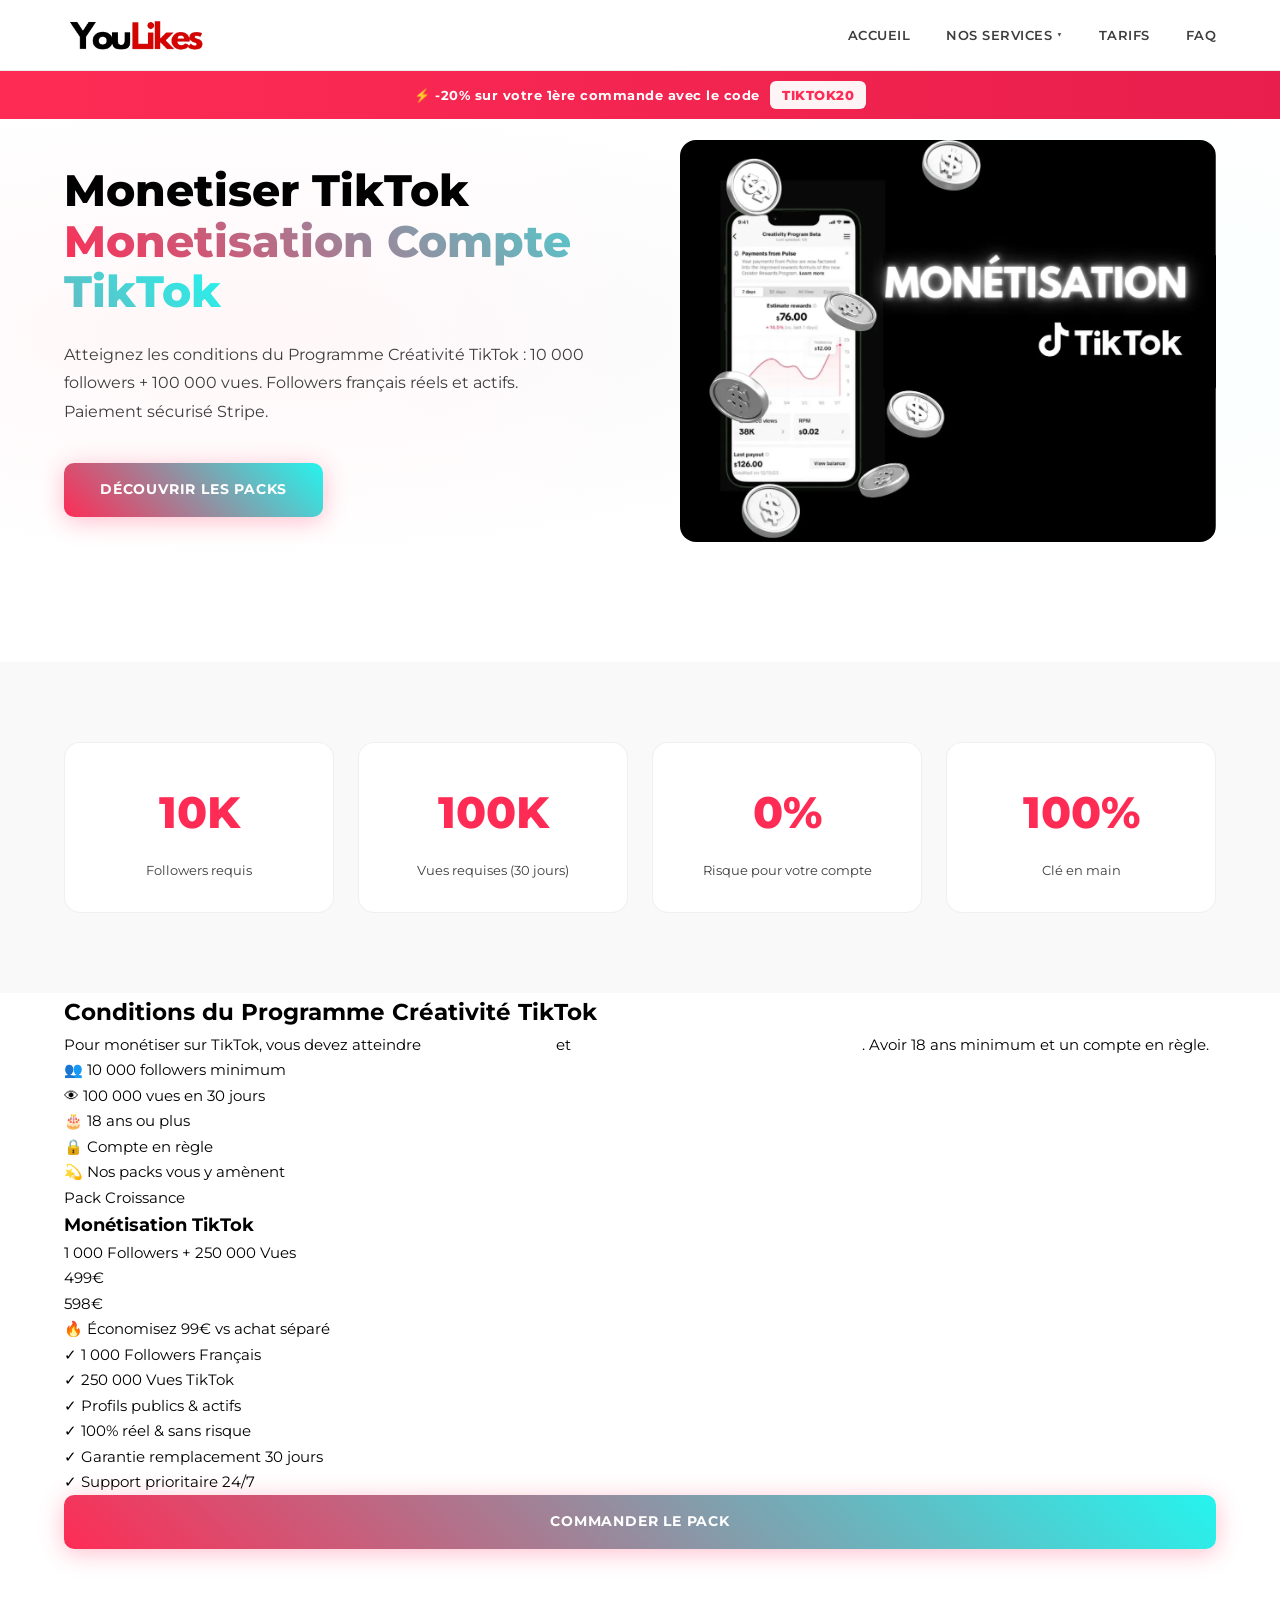
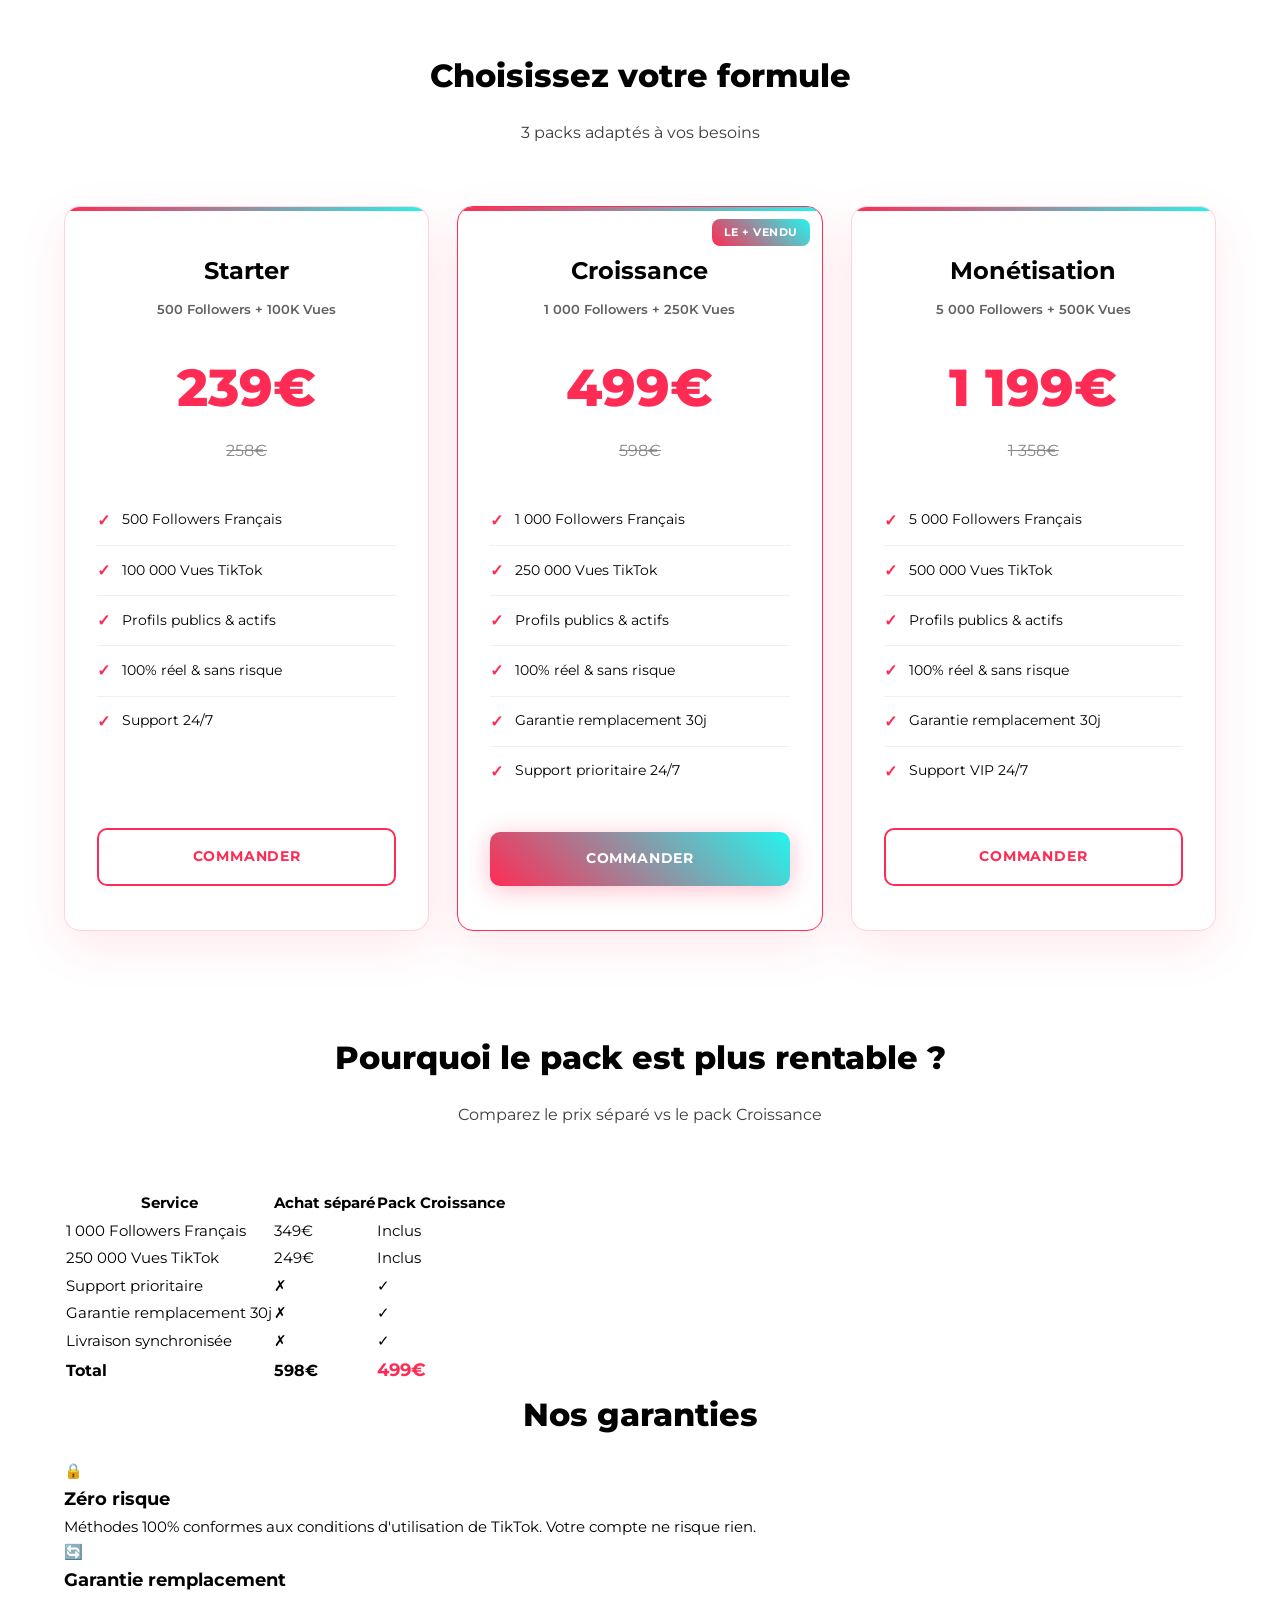
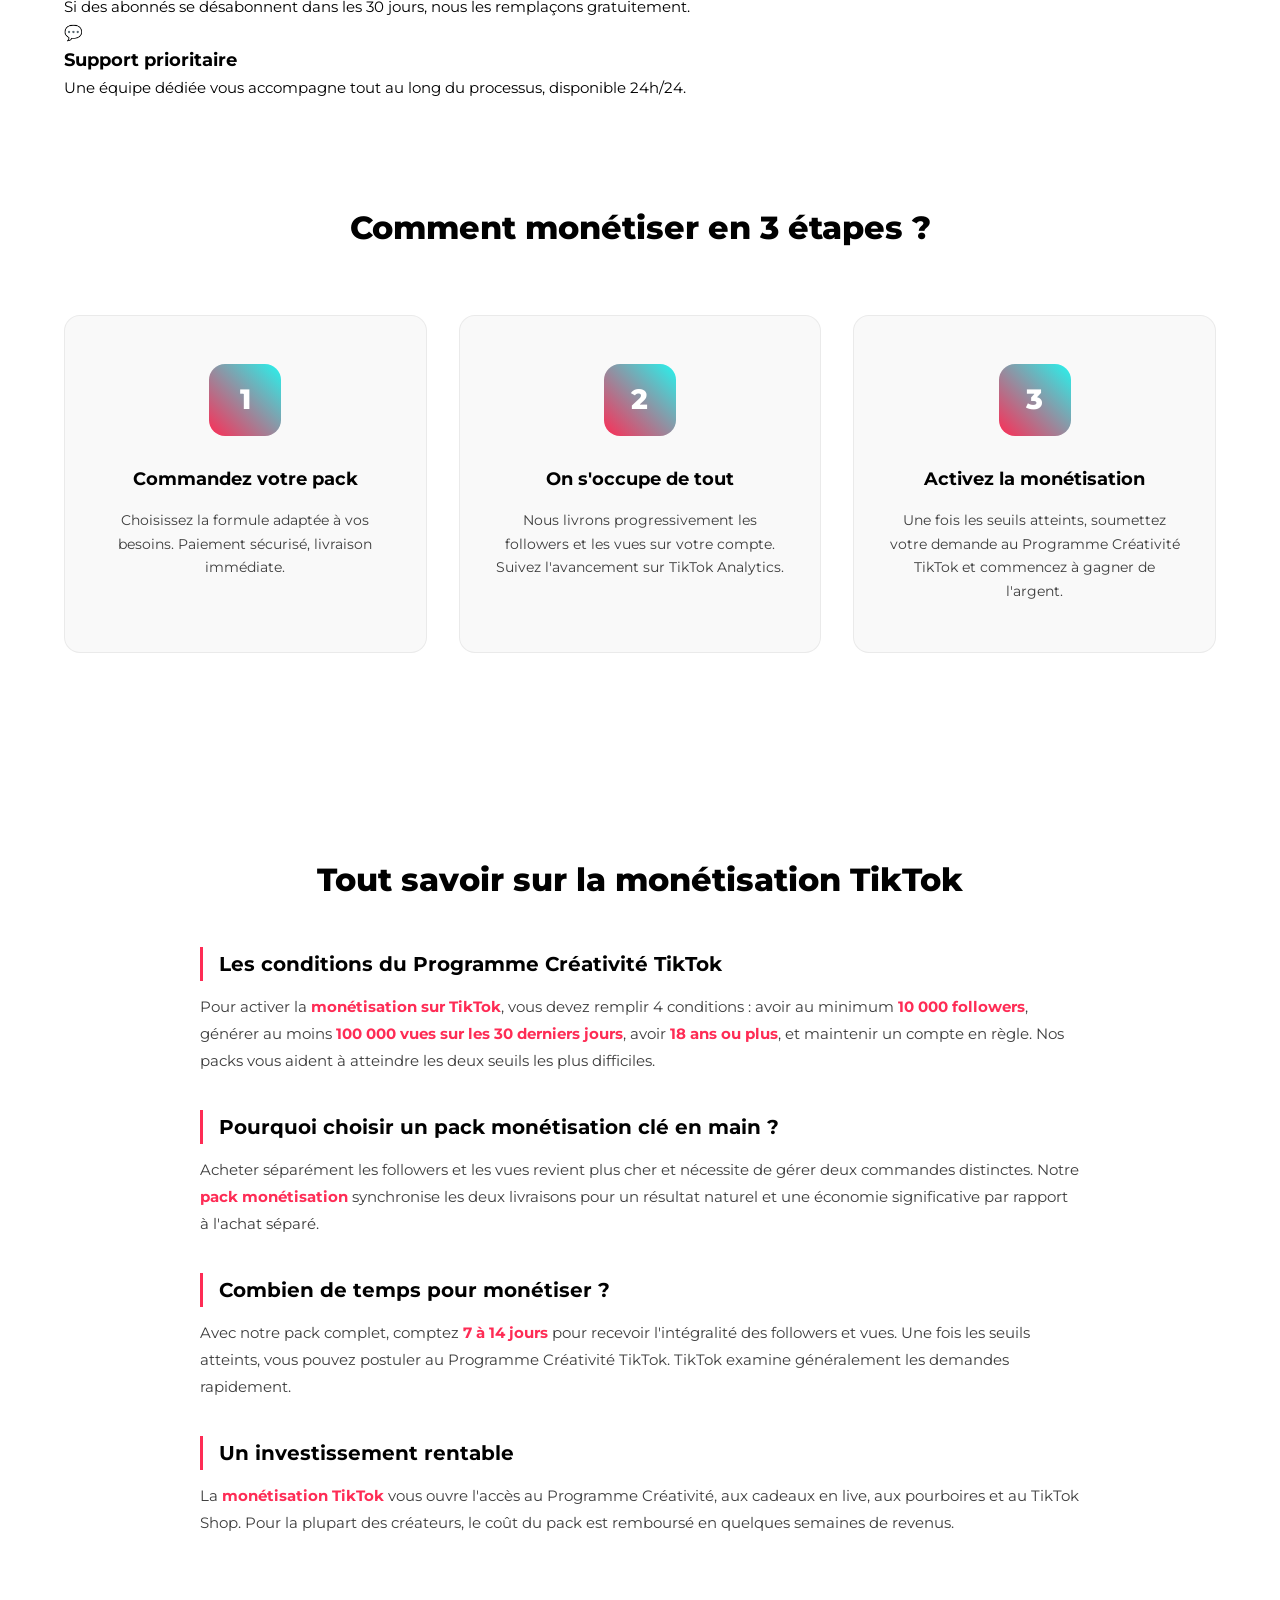
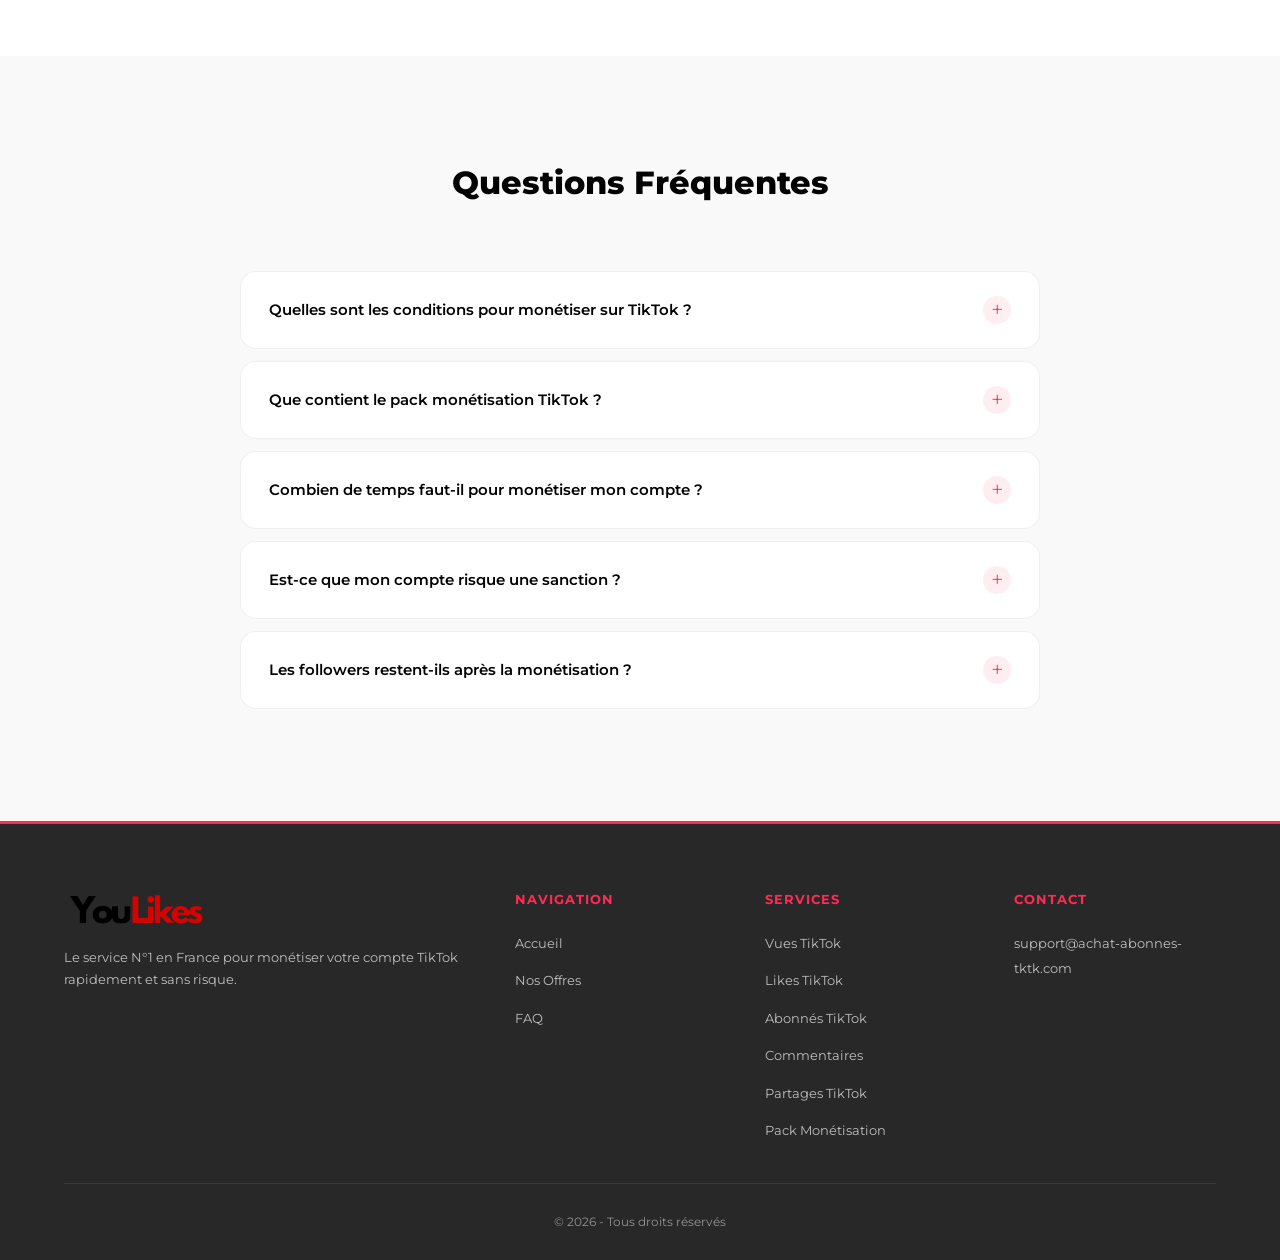
<file: monetiser-tiktok.html>
<!DOCTYPE html>
<html lang="fr">
<head>
    <meta charset="UTF-8">
    <meta name="viewport" content="width=device-width, initial-scale=1.0">
    <meta name="robots" content="index, follow">
    <title>Monetiser TikTok - Monetisation Compte TikTok</title>
    <meta name="description" content="Pack monétisation TikTok complet : 10 000 followers + 100 000 vues pour rejoindre le Programme Creativite TikTok. Cle en main, sans risque, livraison rapide. À partir de 239 euros.">
    <link rel="canonical" href="https://achat-abonnes-tktk.com/monetiser-tiktok.html"/>
    <link rel="alternate" hreflang="fr-FR" href="https://achat-abonnes-tktk.com/monetiser-tiktok.html"/>
    <link rel="alternate" hreflang="x-default" href="https://achat-abonnes-tktk.com/monetiser-tiktok.html"/>
    <meta property="og:type" content="website">
    <meta property="og:url" content="https://achat-abonnes-tktk.com/monetiser-tiktok.html">
    <meta property="og:title" content="Monetiser TikTok">
    <meta property="og:description" content="Pack monétisation TikTok : 10 000 followers + 100 000 vues pour le Programme Creativite TikTok. Cle en main, sans risque. À partir de 239 euros.">
    <meta property="og:image" content="https://achat-abonnes-tktk.com/logo.png">
    <meta name="twitter:card" content="summary_large_image">
    <meta name="twitter:title" content="Monetiser Compte TikTok">
    <meta name="twitter:description" content="Pack monétisation TikTok : 10 000 followers + 100 000 vues pour le Programme Creativite TikTok. À partir de 239 euros.">
    <meta name="twitter:image" content="https://achat-abonnes-tktk.com/logo.png">
    <link rel="preconnect" href="https://fonts.googleapis.com">
    <link rel="preconnect" href="https://fonts.gstatic.com" crossorigin>
    <link href="https://fonts.googleapis.com/css2?family=Montserrat:wght@400;500;600;700;800&display=swap" rel="stylesheet">
    <link rel="stylesheet" href="styles.css">
    <link rel="icon" type="image/x-icon" href="/favicon.ico">
    <link rel="apple-touch-icon" sizes="96x96" href="/logo/apple-icon-96x96.png">
    <link rel="icon" type="image/png" sizes="96x96" href="/logo/android-icon-96x96.png">
    <link rel="icon" type="image/png" sizes="32x32" href="/logo/android-icon-32x32.png">
    <meta name="msapplication-TileImage" content="/logo/ms-icon-96x96.png">
    <script type="application/ld+json">
    {
        "@context": "https://schema.org",
        "@graph": [
            {
                "@type": "FAQPage",
                "mainEntity": [
                    {
                        "@type": "Question",
                        "name": "Quelles sont les conditions pour monétiser sur TikTok ?",
                        "acceptedAnswer": {
                            "@type": "Answer",
                            "text": "Le Programme Creativite TikTok exige au minimum 10 000 followers, 100 000 vues sur les 30 derniers jours, avoir 18 ans ou plus, et un compte en regle. Nos packs vous aident a atteindre ces seuils."
                        }
                    },
                    {
                        "@type": "Question",
                        "name": "Que contient le pack monétisation TikTok ?",
                        "acceptedAnswer": {
                            "@type": "Answer",
                            "text": "Nos packs combinent des followers français réels et des vues TikTok pour vous rapprocher des conditions du Programme Creativite TikTok. Le pack Monetisation inclut 1000 followers + 250 000 vues."
                        }
                    },
                    {
                        "@type": "Question",
                        "name": "Combien de temps faut-il pour monétiser mon compte ?",
                        "acceptedAnswer": {
                            "@type": "Answer",
                            "text": "Avec notre pack complet, comptez 7 a 14 jours pour recevoir l'ensemble des followers et vues. La demande au Programme Creativite peut ensuite etre soumise a TikTok."
                        }
                    },
                    {
                        "@type": "Question",
                        "name": "Est-ce que mon compte risque une sanction ?",
                        "acceptedAnswer": {
                            "@type": "Answer",
                            "text": "Non, nos followers et vues proviennent de vrais utilisateurs. La méthode est 100% conforme aux conditions d'utilisation de TikTok. Aucun risque pour votre compte."
                        }
                    },
                    {
                        "@type": "Question",
                        "name": "Les followers restent-ils après la monétisation ?",
                        "acceptedAnswer": {
                            "@type": "Answer",
                            "text": "Oui, nos followers sont de haute qualité et restent sur votre compte. Nous offrons une garantie de remplacement pendant 30 jours en cas de perte."
                        }
                    }
                ]
            },
            {
                "@type": "Product",
                "name": "Monetisation TikTok",
                "description": "Monetisation tiktok cle en main. Pack followers français + vues TikTok pour rejoindre le Programme Creativite TikTok. 10 000 followers et 100 000 vues requis. Monetiser son compte tiktok sans risque.",
                "brand": {
                    "@type": "Brand",
                    "name": "TkTkBoost"
                },
                "image": "https://achat-abonnes-tktk.com/logo.png",
                "offers": {
                    "@type": "AggregateOffer",
                    "priceCurrency": "EUR",
                    "lowPrice": "239",
                    "highPrice": "1199",
                    "offerCount": "3",
                    "availability": "https://schema.org/InStock"
                }
            },
            {
                "@type": "Organization",
                "name": "Achat Abonnes TikTok",
                "url": "https://achat-abonnes-tktk.com",
                "hasOfferCatalog": {
                    "@type": "OfferCatalog",
                    "name": "Nos services",
                    "itemListElement": [
                        {
                            "@type": "Offer",
                            "itemOffered": {
                                "@type": "Service",
                                "name": "monetiser tiktok",
                                "url": "https://achat-abonnes-tktk.com/monetiser-tiktok.html"
                            }
                        }
                    ]
                }
            },
            {
                "@type": "ItemList",
                "name": "Offres",
                "itemListElement": [
                    {
                        "@type": "ListItem",
                        "position": 1,
                        "item": {
                            "@type": "Product",
                            "image": "https://achat-abonnes-tktk.com/logo.png",
                            "brand": {
                                "@type": "Brand",
                                "name": "Achat Abonnes TikTok"
                            },
                            "name": "Starter",
                            "description": "Pack Starter.",
                            "offers": {
                                "@type": "Offer",
                                "availability": "https://schema.org/InStock",
                                "price": "239",
                                "priceCurrency": "EUR"
                            }
                        }
                    },
                    {
                        "@type": "ListItem",
                        "position": 2,
                        "item": {
                            "@type": "Product",
                            "image": "https://achat-abonnes-tktk.com/logo.png",
                            "brand": {
                                "@type": "Brand",
                                "name": "Achat Abonnes TikTok"
                            },
                            "name": "Croissance",
                            "description": "Pack Croissance.",
                            "offers": {
                                "@type": "Offer",
                                "availability": "https://schema.org/InStock",
                                "price": "499",
                                "priceCurrency": "EUR"
                            }
                        }
                    },
                    {
                        "@type": "ListItem",
                        "position": 3,
                        "item": {
                            "@type": "Product",
                            "image": "https://achat-abonnes-tktk.com/logo.png",
                            "brand": {
                                "@type": "Brand",
                                "name": "Achat Abonnes TikTok"
                            },
                            "name": "Monétisation",
                            "description": "Pack Monétisation.",
                            "offers": {
                                "@type": "Offer",
                                "availability": "https://schema.org/InStock",
                                "price": "1199",
                                "priceCurrency": "EUR"
                            }
                        }
                    }
                ]
            }
        ]
    }
    </script>
</head>
<body>
    <header class="header">
        <div class="container">
            <a href="https://achat-abonnes-tktk.com/" class="logo" title="TkTkBoost">
                <img src="logo.png" alt="TkTkBoost" title="TkTkBoost" class="logo-img" width="200" height="200">
            </a>
            <nav class="nav">
                <ul class="nav-list">
                    <li><a href="https://achat-abonnes-tktk.com/" class="nav-link" title="Accueil">Accueil</a></li>
                    <li class="nav-item dropdown">
                        <a href="#" class="nav-link" title="Nos Services">Nos Services <span class="dropdown-arrow">&#9660;</span></a>
                        <div class="dropdown-menu">
                            <a href="https://achat-abonnes-tktk.com/acheter-vue-tiktok.html" title="achat vue tiktok">Vues TikTok</a>
                            <a href="https://achat-abonnes-tktk.com/acheter-like-tiktok.html" title="acheter des likes tiktok">Likes TikTok</a>
                            <a href="https://achat-abonnes-tktk.com/acheter-followers-tiktok.html" title="acheter des abonnés tiktok">Abonnés TikTok</a>
                            <a href="https://achat-abonnes-tktk.com/acheter-commentaire-tiktok.html" title="acheter commentaires tiktok">Commentaires</a>
                            <a href="https://achat-abonnes-tktk.com/acheter-des-partages-tiktok.html" title="partages TikTok">Partages TikTok</a>
                            <a href="https://achat-abonnes-tktk.com/monetiser-tiktok.html" title="monétisation tiktok">Pack Monétisation</a>
                        </div>
                    </li>
                    <li><a href="#offres" class="nav-link" title="Tarifs">Tarifs</a></li>
                    <li><a href="#faq" class="nav-link" title="FAQ">FAQ</a></li>
                </ul>
            </nav>
            <button class="menu-toggle" aria-label="Menu">
                <span></span>
                <span></span>
                <span></span>
            </button>
        </div>
    </header>
    <div class="promo-bar">&#x26A1; -20% sur votre 1ère commande avec le code <span class="promo-code">TIKTOK20</span></div>

    <section id="accueil" class="hero">
        <div class="container">
            <div class="hero-content">
                <h1>Monetiser TikTok<br><span class="highlight">Monetisation Compte TikTok</span></h1>
                <p class="hero-subtitle">Atteignez les conditions du Programme Créativité TikTok : 10 000 followers + 100 000 vues. Followers français réels et actifs. Paiement sécurisé Stripe.</p>
                <a href="#offres" class="btn btn-primary" title="monétiser tiktok">Découvrir les Packs</a>
            </div>
            <div class="hero-image">
                <img src="monnétisation.webp" alt="monétiser son compte tiktok" title="tiktok studio monétisation" class="hero-img" loading="eager" width="1200" height="675">
            </div>
        </div>
    </section>

    <section class="stats">
        <div class="container">
            <div class="stat-card">
                <div class="stat-number" data-target="0" data-static="10K">10K</div>
                <p>Followers requis</p>
            </div>
            <div class="stat-card">
                <div class="stat-number" data-target="0" data-static="100K">100K</div>
                <p>Vues requises (30 jours)</p>
            </div>
            <div class="stat-card">
                <div class="stat-number" data-target="0" data-static="0%">0%</div>
                <p>Risque pour votre compte</p>
            </div>
            <div class="stat-card">
                <div class="stat-number" data-target="0" data-static="100%">100%</div>
                <p>Clé en main</p>
            </div>
        </div>
    </section>

    <section id="offres" class="pack-highlight">
        <div class="container">
            <div class="pack-grid">
                <div class="pack-info">
                    <h2>Conditions du Programme Créativité TikTok</h2>
                    <p>Pour monétiser sur TikTok, vous devez atteindre <strong style="color:#fff">10 000 followers</strong> et <strong style="color:#fff">100 000 vues sur les 30 derniers jours</strong>. Avoir 18 ans minimum et un compte en règle.</p>
                    <ul class="pack-includes">
                        <li><span class="icon">&#128101;</span> 10 000 followers minimum</li>
                        <li><span class="icon">&#128065;</span> 100 000 vues en 30 jours</li>
                        <li><span class="icon">&#127874;</span> 18 ans ou plus</li>
                        <li><span class="icon">&#128274;</span> Compte en règle</li>
                        <li><span class="icon">&#128171;</span> Nos packs vous y amènent</li>
                    </ul>
                </div>
                <div class="pack-card-main">
                    <span class="pack-label">Pack Croissance</span>
                    <h3>Monétisation TikTok</h3>
                    <p class="pack-subtitle">1 000 Followers + 250 000 Vues</p>
                    <div class="pack-price">499€</div>
                    <div class="pack-old-price">598€</div>
                    <div class="pack-economy">&#128293; Économisez 99€ vs achat séparé</div>
                    <ul class="pack-details">
                        <li><span class="check">&#10003;</span> 1 000 Followers Français</li>
                        <li><span class="check">&#10003;</span> 250 000 Vues TikTok</li>
                        <li><span class="check">&#10003;</span> Profils publics & actifs</li>
                        <li><span class="check">&#10003;</span> 100% réel & sans risque</li>
                        <li><span class="check">&#10003;</span> Garantie remplacement 30 jours</li>
                        <li><span class="check">&#10003;</span> Support prioritaire 24/7</li>
                    </ul>
                    <a href="https://buy.stripe.com/14AdR955g2yn1mmaa86Na1g" class="btn btn-primary btn-full" title="Commander le Pack Croissance" rel="noopener" target="_blank">Commander le Pack</a>
                </div>
            </div>
        </div>
    </section>

    <section class="pricing" style="background:#ffffff;">
        <div class="container">
            <h2 class="section-title">Choisissez votre formule</h2>
            <p class="section-subtitle">3 packs adaptés à vos besoins</p>
            <div class="pricing-cards">
                <div class="pricing-card">
                    <div class="pricing-header">
                        <h3>Starter</h3>
                        <div class="pricing-bonus" style="text-decoration:none;color:#606060;">500 Followers + 100K Vues</div>
                    </div>
                    <div class="pricing-price">
                        <span class="price">239€</span>
                        <span class="old-price">258€</span>
                    </div>
                    <ul class="pricing-features">
                        <li><span class="check">&#10003;</span> 500 Followers Français</li>
                        <li><span class="check">&#10003;</span> 100 000 Vues TikTok</li>
                        <li><span class="check">&#10003;</span> Profils publics & actifs</li>
                        <li><span class="check">&#10003;</span> 100% réel & sans risque</li>
                        <li><span class="check">&#10003;</span> Support 24/7</li>
                    </ul>
                    <a href="https://buy.stripe.com/00w7sL9lw7SH2qqeqo6Na1h" class="btn btn-outline" title="Commander le pack Starter" rel="noopener" target="_blank">Commander</a>
                </div>

                <div class="pricing-card featured">
                    <div class="pricing-badge">Le + vendu</div>
                    <div class="pricing-header">
                        <h3>Croissance</h3>
                        <div class="pricing-bonus" style="text-decoration:none;color:#606060;">1 000 Followers + 250K Vues</div>
                    </div>
                    <div class="pricing-price">
                        <span class="price">499€</span>
                        <span class="old-price">598€</span>
                    </div>
                    <ul class="pricing-features">
                        <li><span class="check">&#10003;</span> 1 000 Followers Français</li>
                        <li><span class="check">&#10003;</span> 250 000 Vues TikTok</li>
                        <li><span class="check">&#10003;</span> Profils publics & actifs</li>
                        <li><span class="check">&#10003;</span> 100% réel & sans risque</li>
                        <li><span class="check">&#10003;</span> Garantie remplacement 30j</li>
                        <li><span class="check">&#10003;</span> Support prioritaire 24/7</li>
                    </ul>
                    <a href="https://buy.stripe.com/14AdR955g2yn1mmaa86Na1g" class="btn btn-primary" title="Commander le pack Croissance" rel="noopener" target="_blank">Commander</a>
                </div>

                <div class="pricing-card">
                    <div class="pricing-header">
                        <h3>Monétisation</h3>
                        <div class="pricing-bonus" style="text-decoration:none;color:#606060;">5 000 Followers + 500K Vues</div>
                    </div>
                    <div class="pricing-price">
                        <span class="price">1 199€</span>
                        <span class="old-price">1 358€</span>
                    </div>
                    <ul class="pricing-features">
                        <li><span class="check">&#10003;</span> 5 000 Followers Français</li>
                        <li><span class="check">&#10003;</span> 500 000 Vues TikTok</li>
                        <li><span class="check">&#10003;</span> Profils publics & actifs</li>
                        <li><span class="check">&#10003;</span> 100% réel & sans risque</li>
                        <li><span class="check">&#10003;</span> Garantie remplacement 30j</li>
                        <li><span class="check">&#10003;</span> Support VIP 24/7</li>
                    </ul>
                    <a href="https://buy.stripe.com/5kQ6oH41cgpd3uu9646Na1i" class="btn btn-outline" title="Commander le pack Monétisation" rel="noopener" target="_blank">Commander</a>
                </div>
            </div>
        </div>
    </section>

    <section class="comparison">
        <div class="container">
            <h2 class="section-title">Pourquoi le pack est plus rentable ?</h2>
            <p class="section-subtitle">Comparez le prix séparé vs le pack Croissance</p>
            <table class="comparison-table">
                <thead>
                    <tr>
                        <th>Service</th>
                        <th>Achat séparé</th>
                        <th>Pack Croissance</th>
                    </tr>
                </thead>
                <tbody>
                    <tr>
                        <td>1 000 Followers Français</td>
                        <td>349€</td>
                        <td class="pack-featured">Inclus</td>
                    </tr>
                    <tr>
                        <td>250 000 Vues TikTok</td>
                        <td>249€</td>
                        <td class="pack-featured">Inclus</td>
                    </tr>
                    <tr>
                        <td>Support prioritaire</td>
                        <td class="no">&#10007;</td>
                        <td class="pack-featured"><span class="yes">&#10003;</span></td>
                    </tr>
                    <tr>
                        <td>Garantie remplacement 30j</td>
                        <td class="no">&#10007;</td>
                        <td class="pack-featured"><span class="yes">&#10003;</span></td>
                    </tr>
                    <tr>
                        <td>Livraison synchronisée</td>
                        <td class="no">&#10007;</td>
                        <td class="pack-featured"><span class="yes">&#10003;</span></td>
                    </tr>
                    <tr style="font-weight:700;font-size:16px;">
                        <td>Total</td>
                        <td>598€</td>
                        <td class="pack-featured" style="color:#FE2C55;font-size:18px;">499€</td>
                    </tr>
                </tbody>
            </table>
        </div>
    </section>

    <section class="guarantee-section">
        <div class="container">
            <h2 class="section-title">Nos garanties</h2>
            <div class="guarantee-grid">
                <div class="guarantee-card">
                    <div class="guarantee-icon">&#128274;</div>
                    <h3>Zéro risque</h3>
                    <p>Méthodes 100% conformes aux conditions d'utilisation de TikTok. Votre compte ne risque rien.</p>
                </div>
                <div class="guarantee-card">
                    <div class="guarantee-icon">&#128260;</div>
                    <h3>Garantie remplacement</h3>
                    <p>Si des abonnés se désabonnent dans les 30 jours, nous les remplaçons gratuitement.</p>
                </div>
                <div class="guarantee-card">
                    <div class="guarantee-icon">&#128172;</div>
                    <h3>Support prioritaire</h3>
                    <p>Une équipe dédiée vous accompagne tout au long du processus, disponible 24h/24.</p>
                </div>
            </div>
        </div>
    </section>

    <section class="how-it-works">
        <div class="container">
            <h2 class="section-title">Comment monétiser en 3 étapes ?</h2>
            <div class="steps">
                <div class="step">
                    <div class="step-icon">
                        <span>1</span>
                    </div>
                    <h3>Commandez votre pack</h3>
                    <p>Choisissez la formule adaptée à vos besoins. Paiement sécurisé, livraison immédiate.</p>
                </div>
                <div class="step">
                    <div class="step-icon">
                        <span>2</span>
                    </div>
                    <h3>On s'occupe de tout</h3>
                    <p>Nous livrons progressivement les followers et les vues sur votre compte. Suivez l'avancement sur TikTok Analytics.</p>
                </div>
                <div class="step">
                    <div class="step-icon">
                        <span>3</span>
                    </div>
                    <h3>Activez la monétisation</h3>
                    <p>Une fois les seuils atteints, soumettez votre demande au Programme Créativité TikTok et commencez à gagner de l'argent.</p>
                </div>
            </div>
        </div>
    </section>

    <section class="seo-content">
        <div class="container">
            <h2 class="section-title">Tout savoir sur la monétisation TikTok</h2>
            <div class="seo-text">
                <h3>Les conditions du Programme Créativité TikTok</h3>
                <p>Pour activer la <strong>monétisation sur TikTok</strong>, vous devez remplir 4 conditions : avoir au minimum <strong>10 000 followers</strong>, générer au moins <strong>100 000 vues sur les 30 derniers jours</strong>, avoir <strong>18 ans ou plus</strong>, et maintenir un compte en règle. Nos packs vous aident à atteindre les deux seuils les plus difficiles.</p>

                <h3>Pourquoi choisir un pack monétisation clé en main ?</h3>
                <p>Acheter séparément les followers et les vues revient plus cher et nécessite de gérer deux commandes distinctes. Notre <strong>pack monétisation</strong> synchronise les deux livraisons pour un résultat naturel et une économie significative par rapport à l'achat séparé.</p>

                <h3>Combien de temps pour monétiser ?</h3>
                <p>Avec notre pack complet, comptez <strong>7 à 14 jours</strong> pour recevoir l'intégralité des followers et vues. Une fois les seuils atteints, vous pouvez postuler au Programme Créativité TikTok. TikTok examine généralement les demandes rapidement.</p>

                <h3>Un investissement rentable</h3>
                <p>La <strong>monétisation TikTok</strong> vous ouvre l'accès au Programme Créativité, aux cadeaux en live, aux pourboires et au TikTok Shop. Pour la plupart des créateurs, le coût du pack est remboursé en quelques semaines de revenus.</p>
            </div>
        </div>
    </section>

    <section id="faq" class="faq">
        <div class="container">
            <h2 class="section-title">Questions Fréquentes</h2>
            <div class="faq-list">
                <div class="faq-item">
                    <button class="faq-question">
                        <span>Quelles sont les conditions pour monétiser sur TikTok ?</span>
                        <span class="faq-icon">+</span>
                    </button>
                    <div class="faq-answer">
                        <p>Le Programme Créativité TikTok exige : <strong>10 000 followers</strong> minimum, <strong>100 000 vues</strong> sur les 30 derniers jours, avoir 18 ans ou plus, et un compte en règle.</p>
                    </div>
                </div>
                <div class="faq-item">
                    <button class="faq-question">
                        <span>Que contient le pack monétisation TikTok ?</span>
                        <span class="faq-icon">+</span>
                    </button>
                    <div class="faq-answer">
                        <p>Nos packs combinent des followers français réels (profils publics, actifs avec vidéos) et des vues TikTok pour vous rapprocher des conditions du Programme Créativité. 3 formules de 239€ à 1 199€.</p>
                    </div>
                </div>
                <div class="faq-item">
                    <button class="faq-question">
                        <span>Combien de temps faut-il pour monétiser mon compte ?</span>
                        <span class="faq-icon">+</span>
                    </button>
                    <div class="faq-answer">
                        <p>Comptez 7 à 14 jours pour recevoir l'ensemble des followers et vues. La candidature au Programme Créativité peut ensuite être soumise à TikTok.</p>
                    </div>
                </div>
                <div class="faq-item">
                    <button class="faq-question">
                        <span>Est-ce que mon compte risque une sanction ?</span>
                        <span class="faq-icon">+</span>
                    </button>
                    <div class="faq-answer">
                        <p>Non, nos followers et vues proviennent de vrais utilisateurs. La méthode est 100% conforme aux conditions d'utilisation de TikTok. Aucun risque pour votre compte.</p>
                    </div>
                </div>
                <div class="faq-item">
                    <button class="faq-question">
                        <span>Les followers restent-ils après la monétisation ?</span>
                        <span class="faq-icon">+</span>
                    </button>
                    <div class="faq-answer">
                        <p>Oui, nos followers sont de haute qualité et restent sur votre compte. Nous offrons une garantie de remplacement pendant 30 jours en cas de perte.</p>
                    </div>
                </div>
            </div>
        </div>
    </section>

    <footer class="footer">
        <div class="container">
            <div class="footer-content">
                <div class="footer-brand">
                    <a href="https://achat-abonnes-tktk.com/" class="logo" title="TkTkBoost">
                        <img src="logo.png" alt="TkTkBoost" title="TkTkBoost" class="logo-img" width="200" height="200">
                    </a>
                    <p>Le service N°1 en France pour monétiser votre compte TikTok rapidement et sans risque.</p>
                </div>
                <div class="footer-links">
                    <h4>Navigation</h4>
                    <ul>
                        <li><a href="https://achat-abonnes-tktk.com/" title="Accueil">Accueil</a></li>
                        <li><a href="#offres" title="Nos Offres">Nos Offres</a></li>
                        <li><a href="#faq" title="FAQ">FAQ</a></li>
                    </ul>
                </div>
                <div class="footer-links">
                    <h4>Services</h4>
                    <ul>
                        <li><a href="https://achat-abonnes-tktk.com/acheter-vue-tiktok.html" title="acheter vues tiktok">Vues TikTok</a></li>
                        <li><a href="https://achat-abonnes-tktk.com/acheter-like-tiktok.html" title="achat like tiktok">Likes TikTok</a></li>
                        <li><a href="https://achat-abonnes-tktk.com/acheter-followers-tiktok.html" title="acheter 1000 abonnes tiktok">Abonnés TikTok</a></li>
                        <li><a href="https://achat-abonnes-tktk.com/acheter-commentaire-tiktok.html" title="achat commentaire tiktok">Commentaires</a></li>
                        <li><a href="https://achat-abonnes-tktk.com/acheter-des-partages-tiktok.html" title="partages TikTok">Partages TikTok</a></li>
                        <li><a href="https://achat-abonnes-tktk.com/monetiser-tiktok.html" title="monétiser compte tiktok">Pack Monétisation</a></li>
                    </ul>
                </div>
                <div class="footer-links">
                    <h4>Contact</h4>
                    <ul>
                        <li><a href="mailto:support@achat-abonnes-tktk.com" title="support@achat-abonnes-tktk.com">support@achat-abonnes-tktk.com</a></li>
                    </ul>
                </div>
            </div>
            <div class="footer-bottom">
                <p>&copy; 2026 - Tous droits réservés</p>
            </div>
        </div>
    </footer>

    <script>
        document.addEventListener('DOMContentLoaded', function() {
            const menuToggle = document.querySelector('.menu-toggle');
            const nav = document.querySelector('.nav');
            if (menuToggle && nav) {
                menuToggle.addEventListener('click', function(e) {
                    e.stopPropagation();
                    nav.classList.toggle('active');
                    menuToggle.classList.toggle('active');
                });

                document.addEventListener('click', function(e) {
                    if (!nav.contains(e.target) && !menuToggle.contains(e.target)) {
                        nav.classList.remove('active');
                        menuToggle.classList.remove('active');
                        document.querySelectorAll('.nav-item.dropdown').forEach(d => d.classList.remove('active'));
                    }
                });
                const navLinks = document.querySelectorAll('.nav-link:not(.nav-item.dropdown > .nav-link)');
                navLinks.forEach(link => {
                    link.addEventListener('click', function() {
                        nav.classList.remove('active');
                        menuToggle.classList.remove('active');
                    });
                });
            }
            const dropdowns = document.querySelectorAll('.nav-item.dropdown');
            dropdowns.forEach(dropdown => {
                const dropdownLink = dropdown.querySelector('.nav-link');
                dropdownLink.addEventListener('click', function(e) {
                    if (window.innerWidth <= 768) {
                        e.preventDefault();
                        dropdown.classList.toggle('active');
                    }
                });
            });
            const dropdownMenuLinks = document.querySelectorAll('.dropdown-menu a');
            dropdownMenuLinks.forEach(link => {
                link.addEventListener('click', function() {
                    if (window.innerWidth <= 768) {
                        nav.classList.remove('active');
                        menuToggle.classList.remove('active');
                        document.querySelectorAll('.nav-item.dropdown').forEach(d => d.classList.remove('active'));
                    }
                });
            });
            const anchorLinks = document.querySelectorAll('a[href^="#"]');
            anchorLinks.forEach(link => {
                link.addEventListener('click', function(e) {
                    e.preventDefault();
                    const targetId = this.getAttribute('href');
                    const targetElement = document.querySelector(targetId);
                    if (targetElement) {
                        const headerHeight = document.querySelector('.header').offsetHeight;
                        const targetPosition = targetElement.offsetTop - headerHeight;
                        window.scrollTo({ top: targetPosition, behavior: 'smooth' });
                    }
                });
            });
            const faqItems = document.querySelectorAll('.faq-item');
            faqItems.forEach(item => {
                const question = item.querySelector('.faq-question');
                question.addEventListener('click', function() {
                    faqItems.forEach(otherItem => {
                        if (otherItem !== item && otherItem.classList.contains('active')) {
                            otherItem.classList.remove('active');
                        }
                    });
                    item.classList.toggle('active');
                });
            });
            const animateElements = document.querySelectorAll('.stat-card, .step, .pricing-card, .faq-item, .guarantee-card');
            const observer = new IntersectionObserver(function(entries) {
                entries.forEach(entry => {
                    if (entry.isIntersecting) {
                        entry.target.style.opacity = '1';
                        entry.target.style.transform = 'translateY(0)';
                    }
                });
            }, { threshold: 0.1, rootMargin: '0px 0px -50px 0px' });
            animateElements.forEach(element => {
                element.style.opacity = '0';
                element.style.transform = 'translateY(30px)';
                element.style.transition = 'opacity 0.6s ease, transform 0.6s ease';
                observer.observe(element);
            });
            const statNumbers = document.querySelectorAll('.stat-number');
            let animated = false;
            function animateCounters() {
                if (animated) return;
                statNumbers.forEach(stat => {
                    const staticText = stat.getAttribute('data-static');
                    if (staticText) { stat.textContent = staticText; return; }
                    const target = parseInt(stat.getAttribute('data-target') || stat.textContent);
                    const suffix = stat.getAttribute('data-suffix') || '';
                    if (isNaN(target) || target <= 0) return;
                    let current = 0;
                    const increment = target / 60;
                    const stepTime = 2000 / 60;
                    const counter = setInterval(() => {
                        current += increment;
                        if (current >= target) { stat.textContent = target.toLocaleString('fr-FR') + suffix; clearInterval(counter); }
                        else { stat.textContent = Math.floor(current).toLocaleString('fr-FR') + suffix; }
                    }, stepTime);
                });
                animated = true;
            }
            const statsSection = document.querySelector('.stats');
            if (statsSection) {
                const statsObserver = new IntersectionObserver((entries) => {
                    entries.forEach(entry => { if (entry.isIntersecting) { animateCounters(); } });
                }, { threshold: 0.5 });
                statsObserver.observe(statsSection);
            }
        });
    </script>
</body>
</html>
</file>
<file: styles.css>
:root {
    --primary: #FE2C55;
    --primary-dark: #E91E4C;
    --secondary: #25F4EE;
    --dark: #010101;
    --light: #f9f9f9;
    --white: #ffffff;
    --gray: #3d3d3d;
    --gray-light: #e5e5e5;
    --gradient: linear-gradient(45deg, #FE2C55 0%, #25F4EE 100%);
    --shadow: 0 8px 32px rgba(254, 44, 85, 0.12);
    --shadow-sm: 0 2px 12px rgba(0, 0, 0, 0.08);
    --radius: 8px;
    --radius-lg: 16px;
    --transition: all 0.35s cubic-bezier(0.4, 0, 0.2, 1);
}

*, *::before, *::after {
    margin: 0;
    padding: 0;
    box-sizing: border-box;
}

html {
    scroll-behavior: smooth;
}

body {
    font-family: 'Montserrat', sans-serif;
    font-size: 15px;
    line-height: 1.7;
    color: var(--dark);
    background: var(--white);
    overflow-x: hidden;
}

a {
    text-decoration: none;
    color: inherit;
    transition: var(--transition);
}

ul {
    list-style: none;
}

img {
    max-width: 100%;
    height: auto;
}

.container {
    width: 100%;
    max-width: 1200px;
    margin: 0 auto;
    padding: 0 24px;
}

.btn {
    display: inline-block;
    padding: 15px 36px;
    font-family: 'Montserrat', sans-serif;
    font-size: 14px;
    font-weight: 700;
    border-radius: 10px;
    cursor: pointer;
    transition: var(--transition);
    border: none;
    text-align: center;
    text-transform: uppercase;
    letter-spacing: 0.8px;
}

.btn-primary {
    background: var(--gradient);
    color: #ffffff;
    box-shadow: 0 4px 24px rgba(254, 44, 85, 0.3);
}

.btn-primary:hover {
    transform: scale(1.04);
    box-shadow: 0 6px 32px rgba(254, 44, 85, 0.45);
}

.btn-outline {
    background: transparent;
    color: var(--primary);
    border: 2px solid var(--primary);
}

.btn-outline:hover {
    background: var(--primary);
    color: #ffffff;
    box-shadow: 0 4px 24px rgba(254, 44, 85, 0.25);
}

.btn-full {
    width: 100%;
}

.header {
    position: fixed;
    top: 0;
    left: 0;
    right: 0;
    z-index: 1000;
    background: rgba(255, 255, 255, 0.95);
    backdrop-filter: blur(20px);
    -webkit-backdrop-filter: blur(20px);
    border-bottom: 1px solid rgba(0, 0, 0, 0.08);
    padding: 14px 0;
}

.header .container {
    display: flex;
    align-items: center;
    justify-content: space-between;
}

.logo {
    display: flex;
    align-items: center;
}

.logo-img {
    height: 42px;
    width: auto;
}

.nav-list {
    display: flex;
    align-items: center;
    gap: 36px;
}

.nav-link {
    font-weight: 600;
    color: var(--gray);
    position: relative;
    font-size: 13px;
    text-transform: uppercase;
    letter-spacing: 0.5px;
}

.nav-link::after {
    content: '';
    position: absolute;
    bottom: -6px;
    left: 50%;
    transform: translateX(-50%);
    width: 0;
    height: 3px;
    background: var(--primary);
    border-radius: 2px;
    transition: var(--transition);
}

.nav-link:hover::after,
.nav-link.active::after {
    width: 100%;
}

.nav-link:hover,
.nav-link.active {
    color: var(--primary);
}

.nav-item {
    position: relative;
}

.nav-item.dropdown > .nav-link {
    display: flex;
    align-items: center;
    gap: 5px;
}

.nav-item.dropdown > .nav-link::before {
    content: '';
    position: absolute;
    bottom: -15px;
    left: 0;
    right: 0;
    height: 20px;
}

.dropdown-arrow {
    font-size: 8px;
    transition: var(--transition);
}

.nav-item.dropdown:hover .dropdown-arrow {
    transform: rotate(180deg);
}

.dropdown-menu {
    position: absolute;
    top: 100%;
    left: 50%;
    transform: translateX(-50%) translateY(5px);
    min-width: 220px;
    background: #ffffff;
    border: 1px solid rgba(0, 0, 0, 0.08);
    border-radius: var(--radius-lg);
    box-shadow: 0 16px 48px rgba(0, 0, 0, 0.12);
    padding: 8px;
    opacity: 0;
    visibility: hidden;
    transition: var(--transition);
    margin-top: 15px;
    z-index: 100;
}

.dropdown-menu::before {
    content: '';
    position: absolute;
    top: -6px;
    left: 50%;
    transform: translateX(-50%) rotate(45deg);
    width: 12px;
    height: 12px;
    background: #ffffff;
    border-left: 1px solid rgba(0, 0, 0, 0.08);
    border-top: 1px solid rgba(0, 0, 0, 0.08);
}

.nav-item.dropdown:hover .dropdown-menu {
    opacity: 1;
    visibility: visible;
    margin-top: 10px;
    transform: translateX(-50%) translateY(0);
}

.dropdown-menu a {
    display: block;
    padding: 12px 16px;
    font-weight: 500;
    font-size: 13px;
    color: var(--gray);
    border-radius: var(--radius);
    transition: var(--transition);
}

.dropdown-menu a:hover {
    background: rgba(254, 44, 85, 0.06);
    color: var(--primary);
}

.menu-toggle {
    display: none;
    flex-direction: column;
    gap: 6px;
    background: none;
    border: none;
    cursor: pointer;
    padding: 5px;
}

.menu-toggle span {
    display: block;
    width: 24px;
    height: 2px;
    background: var(--dark);
    border-radius: 2px;
    transition: var(--transition);
}

.hero {
    padding: 140px 0 120px;
    background: radial-gradient(ellipse at 20% 50%, rgba(254, 44, 85, 0.04) 0%, transparent 50%),
                radial-gradient(ellipse at 80% 50%, rgba(37, 244, 238, 0.03) 0%, transparent 50%),
                var(--white);
    overflow: hidden;
}

.hero .container {
    display: grid;
    grid-template-columns: 1fr 1fr;
    gap: 80px;
    align-items: center;
}

.hero-content h1 {
    font-size: 44px;
    font-weight: 800;
    line-height: 1.15;
    margin-bottom: 24px;
    color: var(--dark);
}

.hero-content .highlight {
    background: var(--gradient);
    -webkit-background-clip: text;
    -webkit-text-fill-color: transparent;
    background-clip: text;
}

.hero-subtitle {
    font-size: 16px;
    color: var(--gray);
    margin-bottom: 36px;
    line-height: 1.8;
}

.hero-image {
    position: relative;
    display: flex;
    justify-content: center;
    align-items: center;
}

.hero-img {
    max-width: 100%;
    height: auto;
    border-radius: var(--radius-lg);
    animation: heroFloat 4s ease-in-out infinite;
}

@keyframes heroFloat {
    0%, 100% { transform: translateY(0) rotate(0deg); }
    25% { transform: translateY(-8px) rotate(0.5deg); }
    75% { transform: translateY(4px) rotate(-0.5deg); }
}

.hero-visual {
    display: flex;
    justify-content: center;
    align-items: center;
}

.hero-visual svg {
    filter: drop-shadow(0 20px 40px rgba(254, 44, 85, 0.15));
    animation: heroFloat 4s ease-in-out infinite;
}

.stats {
    padding: 80px 0;
    background: var(--light);
}

.stats .container {
    display: grid;
    grid-template-columns: repeat(4, 1fr);
    gap: 24px;
}

.stat-card {
    background: var(--white);
    padding: 32px 20px;
    border-radius: var(--radius-lg);
    text-align: center;
    transition: var(--transition);
    border: 1px solid rgba(0, 0, 0, 0.06);
    position: relative;
    overflow: hidden;
}

.stat-card::before {
    content: '';
    position: absolute;
    top: 0;
    left: 0;
    right: 0;
    height: 3px;
    background: var(--gradient);
    opacity: 0;
    transition: var(--transition);
}

.stat-card:hover {
    transform: scale(1.03);
    border-color: rgba(254, 44, 85, 0.15);
    box-shadow: var(--shadow);
}

.stat-card:hover::before {
    opacity: 1;
}

.stat-number {
    font-size: 44px;
    font-weight: 800;
    color: var(--primary);
    margin-bottom: 10px;
}

.stat-card p {
    font-size: 13px;
    color: var(--gray);
    line-height: 1.6;
}

.credibility {
    padding: 100px 0;
    background: var(--white);
}

.credibility .container {
    display: grid;
    grid-template-columns: 1fr 1fr;
    gap: 80px;
    align-items: center;
}

.credibility-image {
    position: relative;
}

.credibility-img {
    width: 100%;
    height: auto;
    border-radius: var(--radius-lg);
    box-shadow: 0 20px 60px rgba(0, 0, 0, 0.1);
    border: 1px solid rgba(0, 0, 0, 0.06);
}

.credibility-content h2 {
    font-size: 30px;
    font-weight: 800;
    color: var(--dark);
    margin-bottom: 20px;
    line-height: 1.3;
}

.credibility-content p {
    font-size: 15px;
    color: var(--gray);
    line-height: 1.8;
    margin-bottom: 16px;
}

.credibility-content p strong {
    color: var(--primary);
}

.credibility-content .btn {
    margin-top: 20px;
}

.credibility-reverse {
    background: var(--light);
}

.credibility-reverse .container {
    direction: rtl;
}

.credibility-reverse .container > * {
    direction: ltr;
}

.how-it-works {
    padding: 100px 0;
    background: var(--white);
}

.section-title {
    text-align: center;
    font-size: 32px;
    font-weight: 800;
    color: var(--dark);
    margin-bottom: 16px;
}

.section-subtitle {
    text-align: center;
    font-size: 16px;
    color: var(--gray);
    margin-bottom: 60px;
}

.steps {
    display: grid;
    grid-template-columns: repeat(3, 1fr);
    gap: 32px;
    margin-top: 60px;
}

.step {
    text-align: center;
    padding: 48px 32px;
    background: var(--light);
    border-radius: var(--radius-lg);
    border: 1px solid rgba(0, 0, 0, 0.06);
    transition: var(--transition);
    position: relative;
}

.step:hover {
    transform: translateY(-8px);
    border-color: rgba(254, 44, 85, 0.15);
    box-shadow: 0 12px 40px rgba(254, 44, 85, 0.08);
}

.step-icon {
    width: 72px;
    height: 72px;
    margin: 0 auto 28px;
    background: var(--gradient);
    border-radius: var(--radius-lg);
    display: flex;
    align-items: center;
    justify-content: center;
}

.step-icon span {
    color: #ffffff;
    font-size: 28px;
    font-weight: 800;
}

.step h3 {
    font-size: 18px;
    font-weight: 700;
    color: var(--dark);
    margin-bottom: 14px;
}

.step p {
    font-size: 14px;
    color: var(--gray);
    line-height: 1.7;
}

.pricing {
    padding: 100px 0;
    background: var(--light);
}

.pricing .section-subtitle {
    margin-bottom: 60px;
}

.pricing-grid {
    display: grid;
    grid-template-columns: repeat(5, 1fr);
    gap: 20px;
    align-items: stretch;
}

.pricing-cards {
    display: grid;
    grid-template-columns: repeat(3, 1fr);
    gap: 28px;
    align-items: stretch;
}

.pricing-card {
    background: var(--white);
    border-radius: var(--radius-lg);
    padding: 44px 32px;
    border: 1px solid rgba(254, 44, 85, 0.2);
    transition: var(--transition);
    position: relative;
    display: flex;
    flex-direction: column;
    overflow: hidden;
    transform: translateY(-8px);
    box-shadow: 0 16px 48px rgba(254, 44, 85, 0.1);
}

.pricing-card::before {
    content: '';
    position: absolute;
    top: 0;
    left: 0;
    right: 0;
    height: 4px;
    background: var(--gradient);
    transition: var(--transition);
}

.pricing-card:hover {
    transform: translateY(0);
    border-color: rgba(0, 0, 0, 0.08);
    box-shadow: 0 2px 12px rgba(0, 0, 0, 0.08);
}

.pricing-card:hover::before {
    background: var(--gray-light);
}

.pricing-card.featured {
    border-color: var(--primary);
    transform: scale(1.04) translateY(-8px);
}

.pricing-card.featured::before {
    background: var(--gradient);
    height: 4px;
}

.pricing-card.featured:hover {
    transform: scale(1.04) translateY(0);
}

.pricing-badge {
    position: absolute;
    top: 12px;
    right: 12px;
    background: var(--gradient);
    color: #ffffff;
    padding: 4px 12px;
    border-radius: var(--radius);
    font-size: 11px;
    font-weight: 700;
    text-transform: uppercase;
    letter-spacing: 0.5px;
    z-index: 2;
}

.pricing-header {
    text-align: center;
    margin-bottom: 24px;
}

.pricing-header h3 {
    font-size: 24px;
    font-weight: 700;
    color: var(--dark);
}

.pricing-bonus {
    color: var(--gray);
    font-weight: 600;
    font-size: 13px;
    margin-top: 6px;
    text-decoration: line-through;
}

.pricing-price {
    text-align: center;
    margin-bottom: 32px;
}

.price {
    font-size: 52px;
    font-weight: 800;
    color: var(--primary);
}

.old-price {
    font-size: 16px;
    color: #888;
    text-decoration: line-through;
    display: block;
    margin-top: 4px;
}

.pricing-features {
    flex: 1;
    margin-bottom: 32px;
}

.pricing-features li {
    padding: 11px 0;
    border-bottom: 1px solid rgba(0, 0, 0, 0.06);
    display: flex;
    align-items: center;
    gap: 12px;
    font-size: 14px;
    color: var(--dark);
}

.pricing-features li:last-child {
    border-bottom: none;
}

.pricing-features .check {
    color: var(--primary);
    font-weight: 700;
    font-size: 16px;
}

.pricing-card .btn {
    width: 100%;
}

.seo-content {
    padding: 100px 0;
    background: var(--white);
}

.seo-text {
    max-width: 880px;
    margin: 40px auto 0;
}

.seo-text h3 {
    font-size: 20px;
    font-weight: 700;
    color: var(--dark);
    margin-bottom: 12px;
    margin-top: 36px;
    padding-left: 16px;
    border-left: 3px solid var(--primary);
}

.seo-text h3:first-child {
    margin-top: 0;
}

.seo-text p {
    font-size: 15px;
    color: var(--gray);
    line-height: 1.8;
    margin-bottom: 20px;
}

.seo-text strong {
    color: var(--primary);
}

.seo-text a {
    color: var(--primary);
    text-decoration: underline;
    text-underline-offset: 3px;
}

.seo-text a:hover {
    color: var(--secondary);
}

.faq {
    padding: 100px 0;
    background: var(--light);
}

.faq-list {
    max-width: 800px;
    margin: 60px auto 0;
}

.faq-item {
    background: var(--white);
    border-radius: var(--radius-lg);
    margin-bottom: 12px;
    border: 1px solid rgba(0, 0, 0, 0.06);
    overflow: hidden;
    transition: var(--transition);
}

.faq-item:hover {
    border-color: rgba(254, 44, 85, 0.12);
}

.faq-item.active {
    border-color: rgba(254, 44, 85, 0.2);
}

.faq-question {
    width: 100%;
    padding: 24px 28px;
    background: none;
    border: none;
    cursor: pointer;
    display: flex;
    justify-content: space-between;
    align-items: center;
    font-family: 'Montserrat', sans-serif;
    font-size: 15px;
    font-weight: 600;
    color: var(--dark);
    text-align: left;
    transition: var(--transition);
}

.faq-question:hover {
    color: var(--primary);
}

.faq-icon {
    font-size: 22px;
    font-weight: 300;
    color: var(--primary);
    transition: var(--transition);
    width: 28px;
    height: 28px;
    display: flex;
    align-items: center;
    justify-content: center;
    border-radius: 50%;
    background: rgba(254, 44, 85, 0.08);
    flex-shrink: 0;
}

.faq-item.active .faq-icon {
    transform: rotate(45deg);
    background: var(--gradient);
    color: #ffffff;
}

.faq-answer {
    max-height: 0;
    overflow: hidden;
    transition: max-height 0.35s cubic-bezier(0.4, 0, 0.2, 1);
}

.faq-item.active .faq-answer {
    max-height: 200px;
}

.faq-answer p {
    padding: 0 28px 24px;
    font-size: 14px;
    color: var(--gray);
    line-height: 1.8;
}

.footer {
    background: #282828;
    color: #e0e0e0;
    padding: 64px 0 28px;
    border-top: 3px solid var(--primary);
}

.footer-content {
    display: grid;
    grid-template-columns: 2fr 1fr 1fr 1fr;
    gap: 48px;
    margin-bottom: 40px;
}

.footer-brand p {
    margin-top: 16px;
    color: rgba(255, 255, 255, 0.7);
    font-size: 13px;
    line-height: 1.7;
}

.footer-links h4 {
    font-size: 13px;
    font-weight: 700;
    margin-bottom: 20px;
    text-transform: uppercase;
    letter-spacing: 1px;
    color: var(--primary);
}

.footer-links ul {
    display: flex;
    flex-direction: column;
    gap: 12px;
}

.footer-links a {
    color: rgba(255, 255, 255, 0.7);
    font-size: 13px;
    transition: var(--transition);
}

.footer-links a:hover {
    color: var(--primary);
}

.footer-bottom {
    padding-top: 28px;
    border-top: 1px solid rgba(255, 255, 255, 0.08);
    text-align: center;
}

.footer-bottom p {
    color: rgba(255, 255, 255, 0.5);
    font-size: 12px;
}

.testimonials {
    padding: 80px 0;
    background: #ffffff;
}

.testimonials-grid {
    display: grid;
    grid-template-columns: repeat(3, 1fr);
    gap: 24px;
    margin-top: 40px;
}

.testimonial-card {
    border-radius: var(--radius);
    overflow: hidden;
    box-shadow: 0 4px 16px rgba(0, 0, 0, 0.08);
    transition: transform 0.3s ease;
}

.testimonial-card:hover {
    transform: translateY(-4px);
}

.testimonial-card img {
    width: 100%;
    height: auto;
    display: block;
}

.promo-bar {
    background: linear-gradient(90deg, #FE2C55, #E91E4C);
    color: #fff;
    text-align: center;
    padding: 10px 20px;
    font-size: 13px;
    font-weight: 700;
    letter-spacing: 0.5px;
    width: 100%;
    position: fixed;
    top: 71px;
    left: 0;
    right: 0;
    z-index: 999;
}

.promo-bar .promo-code {
    background: rgba(255, 255, 255, 0.95);
    color: #FE2C55;
    padding: 3px 12px;
    border-radius: 6px;
    font-weight: 800;
    margin-left: 6px;
    display: inline-block;
}

@media (max-width: 1024px) {
    .hero-content h1 {
        font-size: 36px;
    }

    .pricing-cards,
    .pricing-grid,
    .pricing-cards[style],
    .pricing-grid[style] {
        grid-template-columns: repeat(2, 1fr) !important;
    }

    .pricing-card.featured {
        transform: scale(1);
    }

    .pricing-card.featured:hover {
        transform: translateY(0);
    }

    .pricing-card {
        transform: translateY(0);
    }

    .logo-img {
        height: 36px;
    }
}

@media (max-width: 768px) {
    .testimonials-grid {
        grid-template-columns: repeat(2, 1fr);
        gap: 16px;
    }

    .logo-img {
        height: 28px;
    }

    .menu-toggle {
        display: flex;
    }

    .promo-bar {
        position: fixed;
        top: 57px;
        font-size: 11px;
        padding: 8px 12px;
        line-height: 1.4;
        z-index: 1000;
    }

    .nav {
        position: fixed;
        top: 96px;
        left: 0;
        right: 0;
        background: #ffffff;
        padding: 38px 24px 24px;
        border-bottom: 1px solid rgba(0, 0, 0, 0.1);
        box-shadow: 0 8px 24px rgba(0, 0, 0, 0.1);
        max-height: 0;
        overflow: hidden;
        opacity: 0;
        transition: max-height 0.4s ease, opacity 0.3s ease;
        z-index: 999;
    }

    .nav.active {
        max-height: calc(100vh - 96px);
        opacity: 1;
        overflow-y: auto;
    }

    .nav-list {
        flex-direction: column;
        gap: 0;
        text-align: left;
    }

    .nav-link {
        display: block;
        padding: 8px 0;
        font-size: 15px;
        color: var(--dark);
        border-bottom: 1px solid rgba(0, 0, 0, 0.06);
    }

    .nav-link::after {
        display: none;
    }

    .nav-item.dropdown {
        position: relative;
    }

    .dropdown-menu {
        position: static !important;
        transform: none !important;
        min-width: 100%;
        box-shadow: none;
        background: var(--light);
        border: none;
        border-radius: var(--radius);
        margin: 0 0 8px 0;
        padding: 0;
        max-height: 0;
        overflow: hidden;
        opacity: 0;
        visibility: hidden;
        transition: max-height 0.3s ease, opacity 0.3s ease;
    }

    .dropdown-menu::before {
        display: none;
    }

    .nav-item.dropdown.active .dropdown-menu {
        max-height: 500px;
        opacity: 1;
        visibility: visible;
        padding: 8px;
    }

    .nav-item.dropdown:hover .dropdown-menu {
        /* Disable desktop hover on mobile */
        opacity: 0;
        visibility: hidden;
        max-height: 0;
        margin-top: 0;
        padding: 0;
    }

    .nav-item.dropdown.active:hover .dropdown-menu {
        opacity: 1;
        visibility: visible;
        max-height: 500px;
        padding: 8px;
    }

    .dropdown-menu a {
        padding: 12px 16px;
        border-radius: var(--radius);
        font-size: 14px;
        color: var(--dark);
    }

    .dropdown-menu a:hover,
    .dropdown-menu a:active {
        background: rgba(254, 44, 85, 0.06);
        color: var(--primary);
    }

    .stats, .credibility, .how-it-works, .pricing, .seo-content, .faq {
        padding: 50px 0;
    }

    .hero {
        padding: 170px 0 60px;
    }

    .hero .container {
        grid-template-columns: 1fr;
        text-align: center;
        gap: 40px;
    }

    .hero-content h1 {
        font-size: 28px;
    }

    .hero-visual {
        order: -1;
        margin-top: 20px;
    }

    .hero-visual svg {
        width: 200px;
        height: 200px;
    }

    .credibility .container {
        grid-template-columns: 1fr;
        text-align: center;
        gap: 32px;
    }

    .credibility-reverse .container {
        direction: ltr;
    }

    .credibility-content h2 {
        font-size: 24px;
    }

    .stats .container {
        grid-template-columns: repeat(2, 1fr);
        gap: 12px;
    }

    .stat-card {
        padding: 20px 14px;
    }

    .stat-number {
        font-size: 32px;
    }

    .stat-card p {
        font-size: 12px;
    }

    .steps {
        grid-template-columns: 1fr;
    }

    .pricing-cards,
    .pricing-grid,
    .pricing-cards[style],
    .pricing-grid[style] {
        grid-template-columns: 1fr !important;
        max-width: 400px;
        margin: 0 auto;
    }

    .pricing-card {
        transform: translateY(0);
        box-shadow: 0 4px 16px rgba(0, 0, 0, 0.08);
    }

    .pricing-card.featured {
        transform: scale(1);
    }

    .hero-image {
        order: -1;
    }

    .pricing-header h3 {
        font-size: 28px;
    }

    .pricing-bonus {
        font-size: 16px;
    }

    .pricing-features li {
        font-size: 15px;
        padding: 13px 0;
    }

    .footer-content {
        grid-template-columns: 1fr;
        gap: 28px;
        text-align: center;
    }

    .footer {
        padding: 48px 0 28px;
    }

    .section-title {
        font-size: 24px;
        margin-bottom: 24px;
    }

    .steps {
        gap: 16px;
    }
}

@media (max-width: 480px) {
    .promo-bar {
        font-size: 12px;
        padding: 8px 15px;
        line-height: 1.8;
    }

    .hero {
        padding: 160px 0 40px;
    }

    .hero-content h1 {
        font-size: 24px;
    }

    .btn {
        padding: 12px 24px;
        font-size: 12px;
    }

    .pricing-card {
        padding: 32px 20px;
    }

    .pricing-card.featured {
        padding-top: 48px;
    }

    .pricing-badge {
        top: 10px;
        right: 10px;
        font-size: 10px;
        padding: 3px 10px;
    }

    .price {
        font-size: 44px;
    }

    .stats, .credibility, .how-it-works, .pricing, .faq {
        padding: 40px 0;
    }
}
</file>
